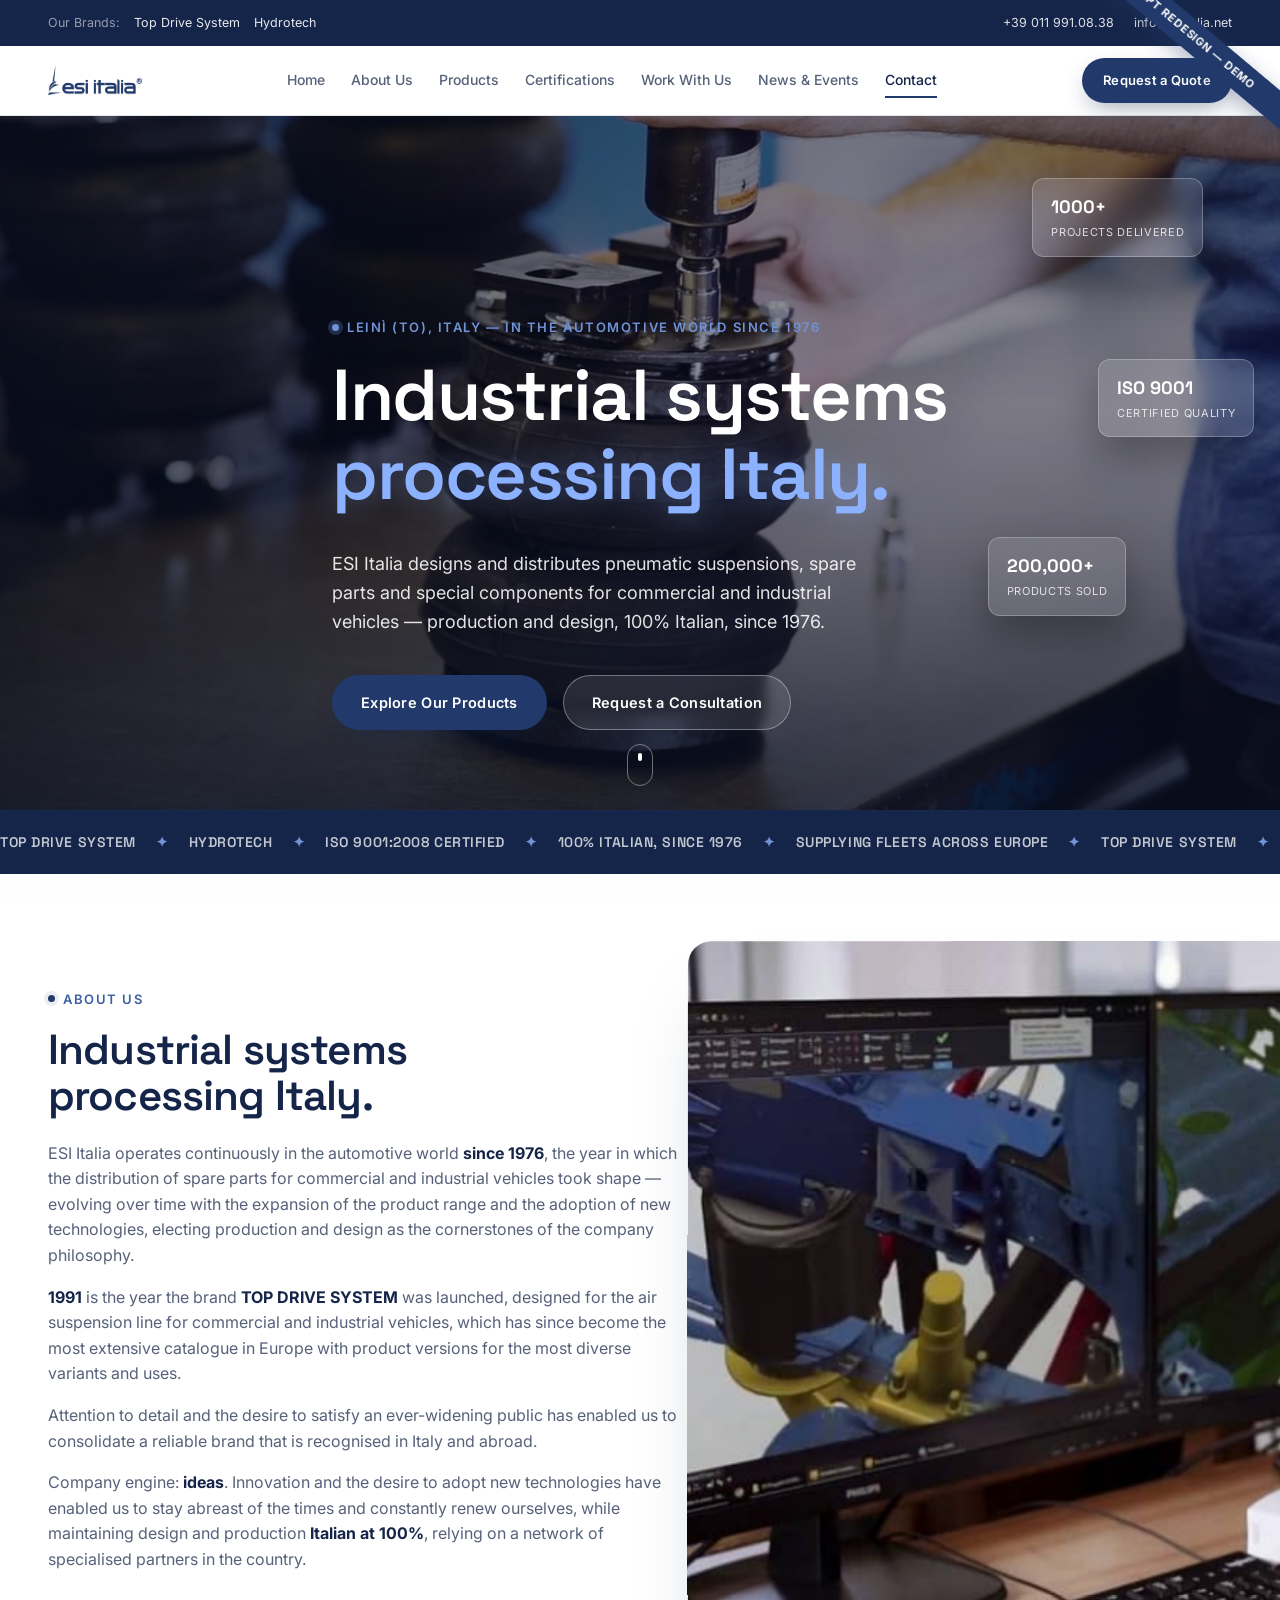
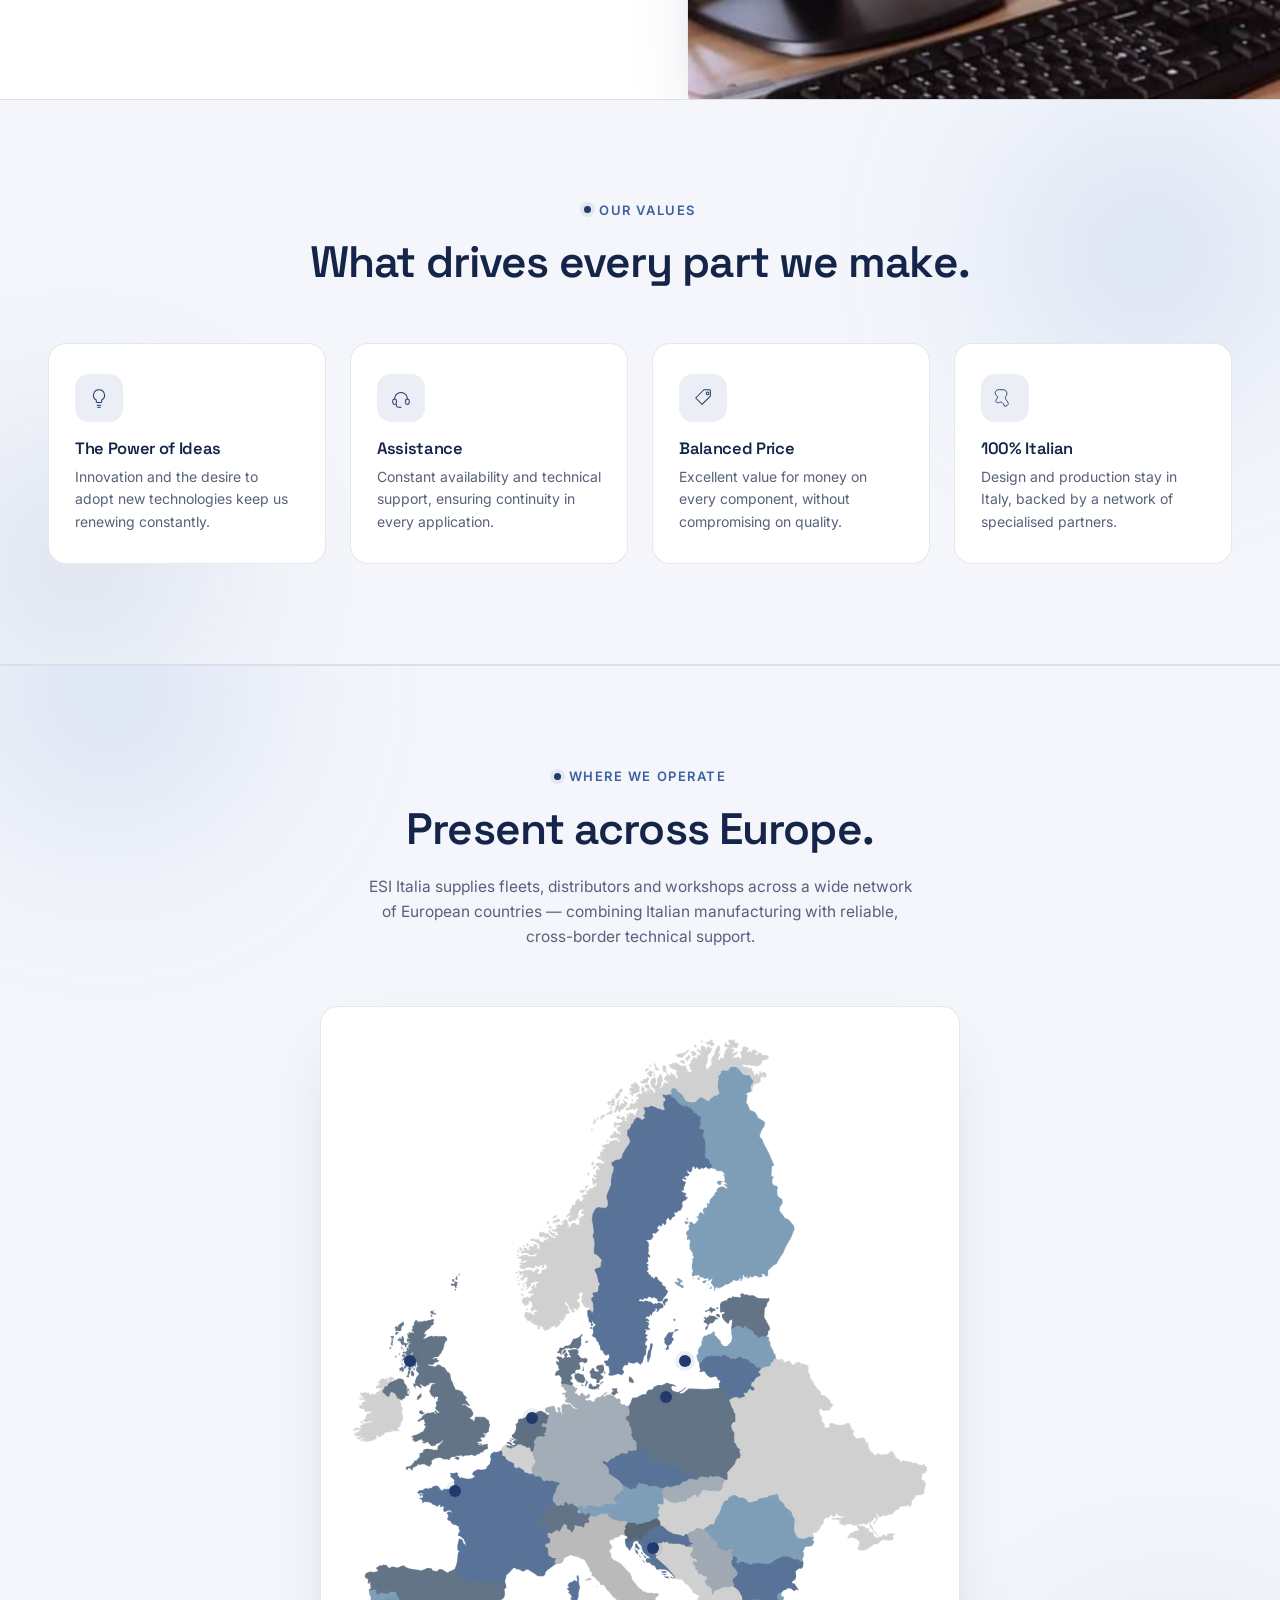
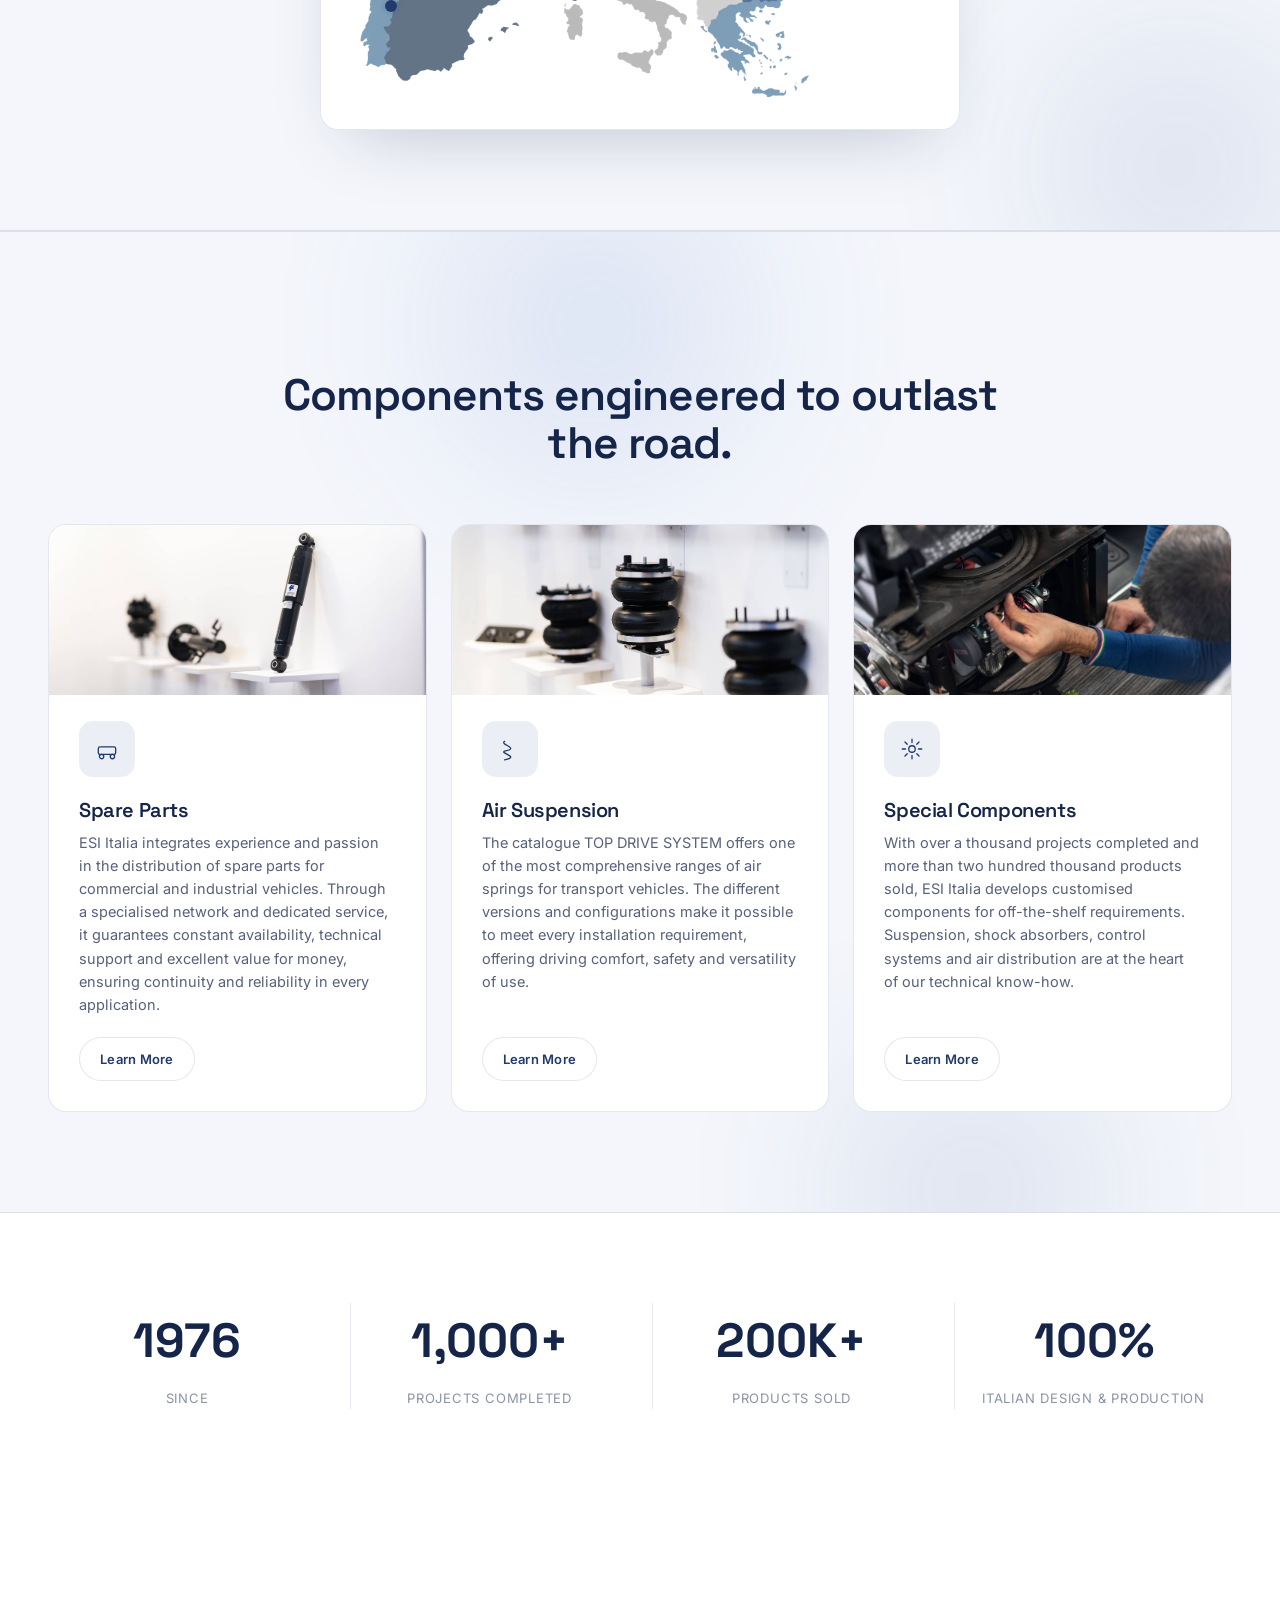
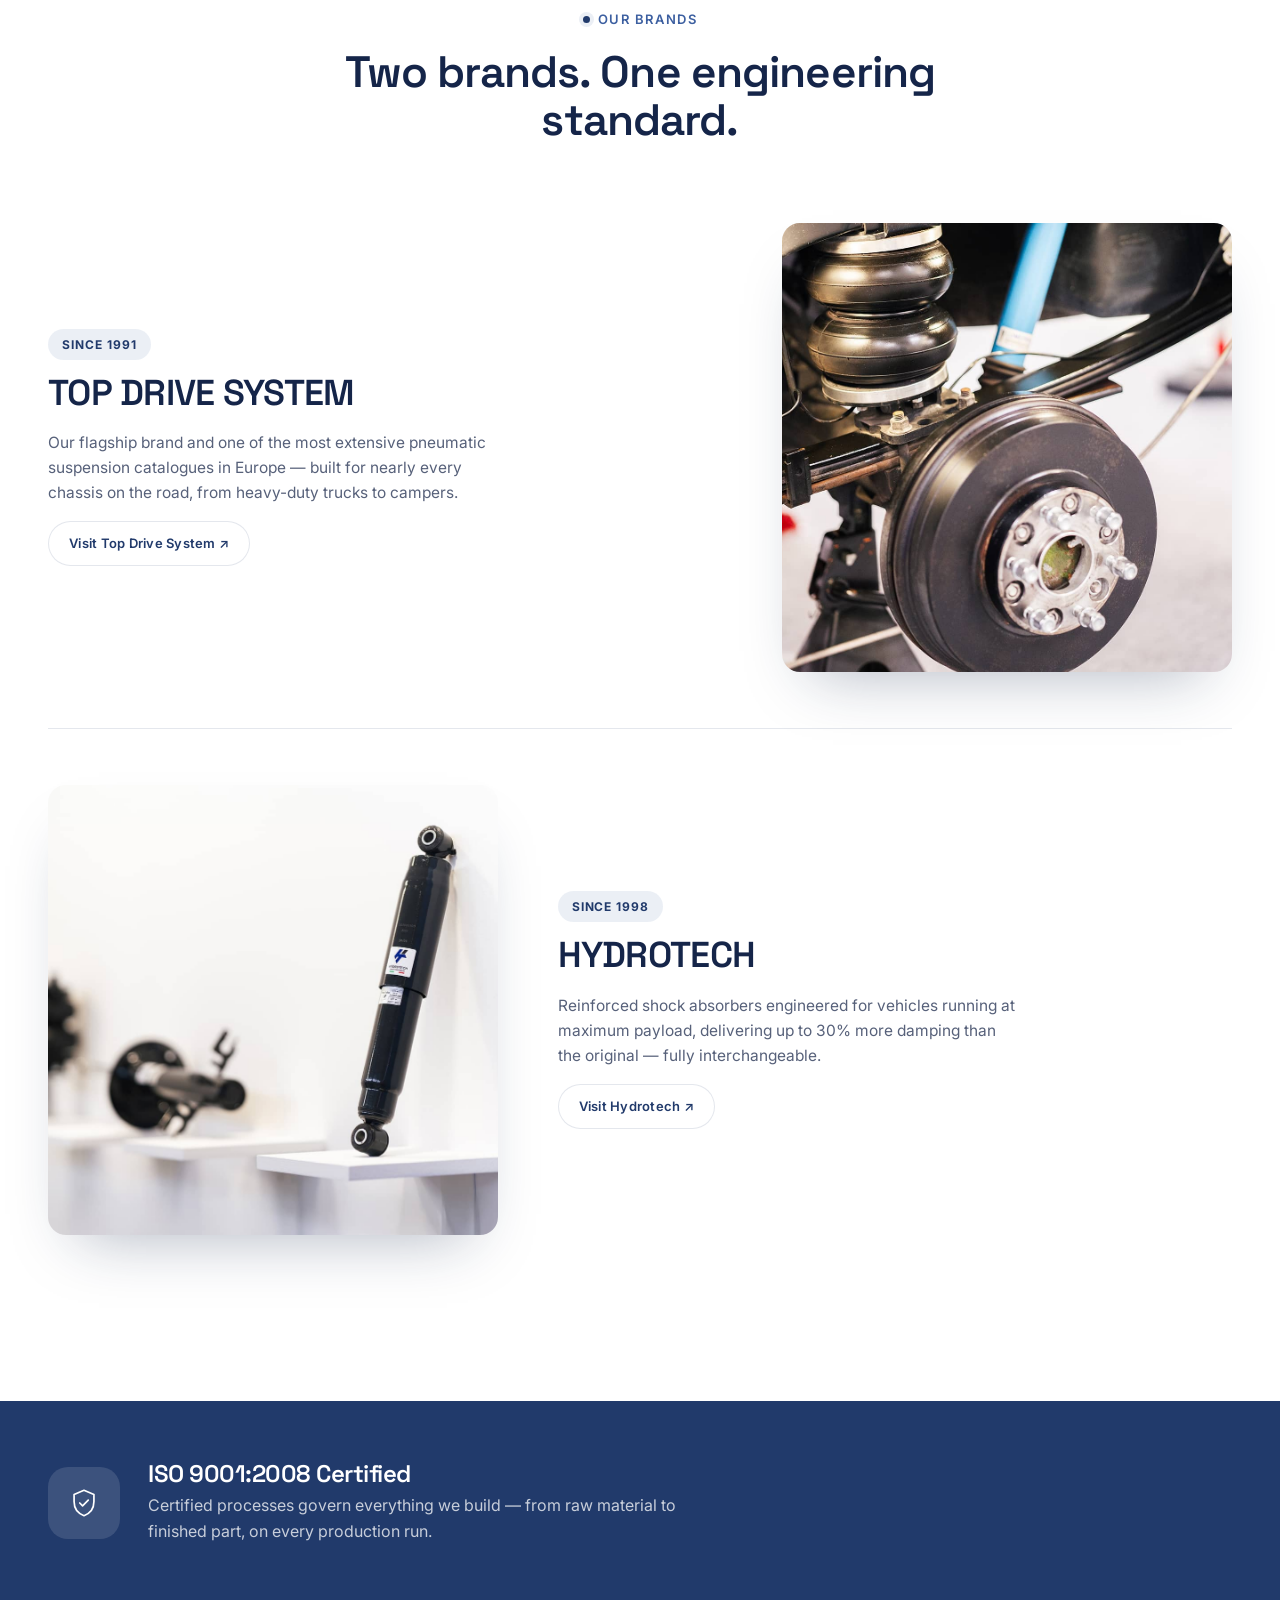
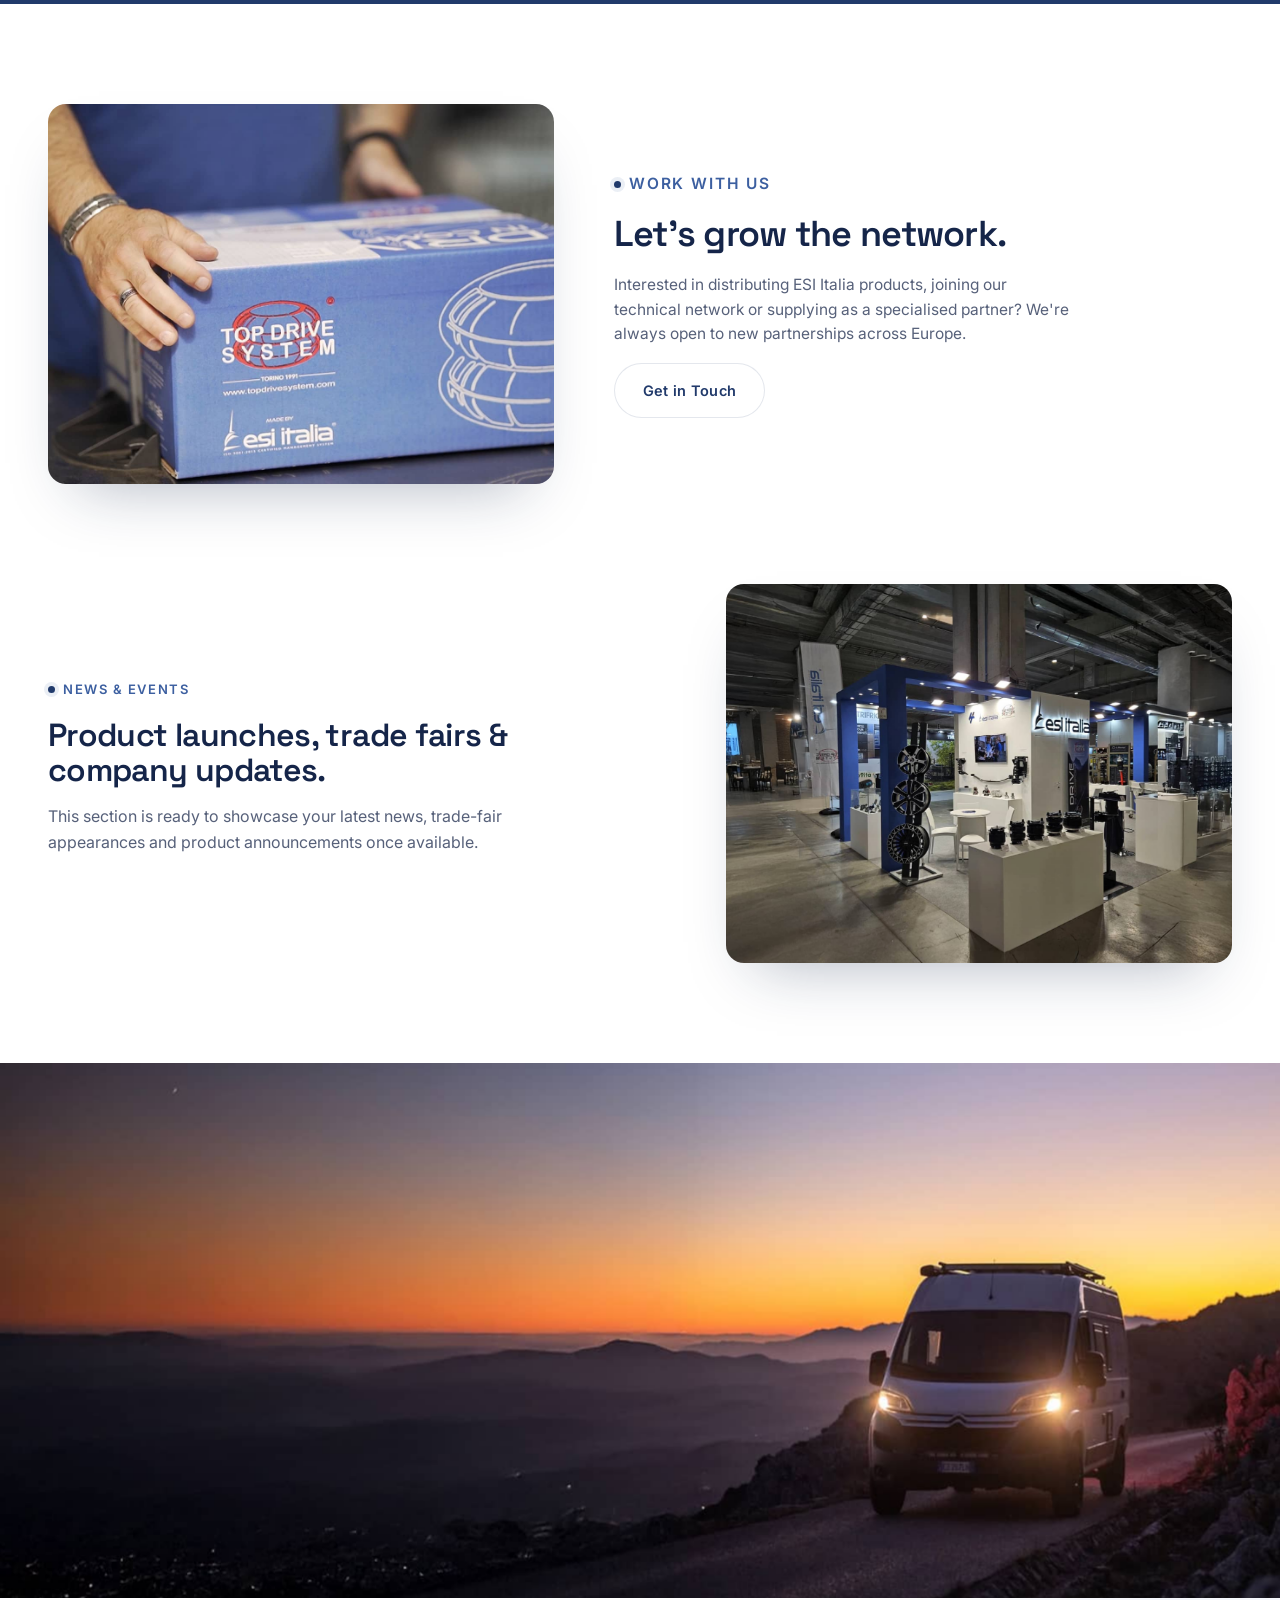
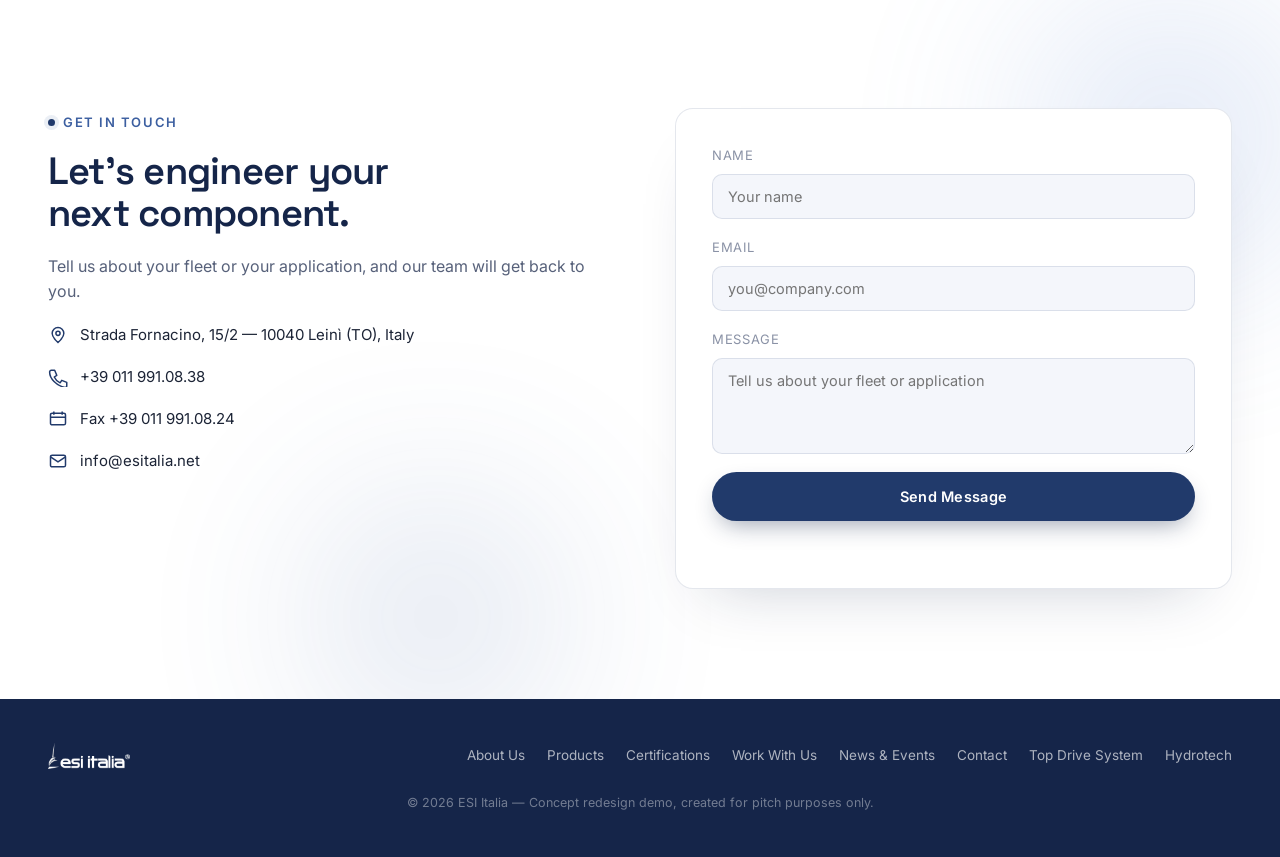
<file: esitalia/index.html>
<!doctype html>
<html lang="en">
<head>
<meta charset="UTF-8" />
<meta name="viewport" content="width=device-width, initial-scale=1, viewport-fit=cover" />
<title>ESI Italia — Industrial Systems Processing Italy</title>
<meta name="description" content="ESI Italia — pneumatic suspensions, spare parts and special components for commercial and industrial vehicles. In the automotive world since 1976, Leinì (TO), Italy." />
<link rel="icon" type="image/png" href="Assets/favicon.png" />
<link rel="apple-touch-icon" href="Assets/apple-touch-icon.png" />

<!-- Open Graph / Social Media Meta Tags -->
<meta property="og:type" content="website" />
<meta property="og:site_name" content="ESI Italia" />
<meta property="og:title" content="ESI Italia — Industrial Systems Processing Italy" />
<meta property="og:description" content="ESI Italia designs and distributes pneumatic suspensions, spare parts and special components for commercial and industrial vehicles since 1976. 100% Italian production." />
<meta property="og:image" content="Assets/og-image.jpg" />

<!-- Twitter Meta Tags -->
<meta name="twitter:card" content="summary_large_image" />
<meta name="twitter:title" content="ESI Italia — Industrial Systems Processing Italy" />
<meta name="twitter:description" content="ESI Italia designs and distributes pneumatic suspensions, spare parts and special components for commercial and industrial vehicles since 1976." />
<meta name="twitter:image" content="Assets/og-image.jpg" />

<link rel="preconnect" href="https://fonts.googleapis.com" />
<link rel="preconnect" href="https://fonts.gstatic.com" crossorigin />
<link href="https://fonts.googleapis.com/css2?family=Space+Grotesk:wght@500;600;700&family=Inter:wght@400;500;600;700&display=swap" rel="stylesheet" />
<link rel="stylesheet" href="css/style.css" />
</head>
<body>

<div class="demo-flag" aria-hidden="true">Concept Redesign — Demo</div>
<div class="progress-bar" id="progressBar"></div>
<div class="noise" aria-hidden="true"></div>

<!-- ================= UTILITY BAR ================= -->
<div class="utility-bar">
  <div class="container utility-inner">
    <div class="utility-brands">
      <span>Our Brands:</span>
      <a href="https://www.topdrivesystem.it/en/" target="_blank" rel="noopener">Top Drive System</a>
      <a href="https://www.hydrotech.it/en/" target="_blank" rel="noopener">Hydrotech</a>
    </div>
    <div class="utility-contact">
      <a href="tel:+390119910838">+39 011 991.08.38</a>
      <a href="mailto:info@esitalia.net">info@esitalia.net</a>
    </div>
  </div>
</div>

<!-- ================= NAV ================= -->
<header class="nav" id="nav">
  <div class="nav-inner container">
    <a href="#home" class="logo" aria-label="ESI Italia home">
      <img src="Assets/Completo-Navy.png" alt="ESI Italia" class="logo-img" />
    </a>

    <nav class="nav-links" id="navLinks">
      <a href="#home" data-nav>Home</a>
      <a href="#about" data-nav>About Us</a>
      <a href="#products" data-nav>Products</a>
      <a href="#certifications" data-nav>Certifications</a>
      <a href="#work" data-nav>Work With Us</a>
      <a href="#news" data-nav>News &amp; Events</a>
      <a href="#contact" data-nav>Contact</a>
    </nav>

    <a href="#contact" class="btn btn-primary btn-sm magnetic">
      <span>Request a Quote</span>
    </a>

    <button class="burger" id="burger" aria-label="Toggle menu" aria-expanded="false">
      <span></span><span></span><span></span>
    </button>
  </div>
</header>

<main id="home">

  <!-- ================= HERO ================= -->
  <section class="hero">
    <div class="hero-media" id="heroMedia" aria-hidden="true">
      <img class="hero-slide is-active" src="Assets/esiitalia-montaggio.jpg" alt="" loading="eager" />
      <img class="hero-slide" src="Assets/sospensione-esi-italia-come-funziona.jpg" alt="" loading="lazy" />
      <img class="hero-slide" src="Assets/stand-fieristico.jpg" alt="" loading="lazy" />
      <div class="hero-media-overlay"></div>
    </div>

    <div class="container hero-inner">
      <p class="eyebrow reveal"><span class="dot"></span>Leinì (TO), Italy — In the Automotive World Since 1976</p>
      <h1 class="hero-title">
        <span class="reveal" style="--d:0">Industrial systems</span>
        <span class="reveal accent-text" style="--d:1">processing Italy.</span>
      </h1>
      <p class="hero-sub reveal" style="--d:2">
        ESI Italia designs and distributes pneumatic suspensions, spare parts and special
        components for commercial and industrial vehicles — production and design, 100%
        Italian, since 1976.
      </p>
      <div class="hero-cta reveal" style="--d:3">
        <a href="#products" class="btn btn-primary magnetic"><span>Explore Our Products</span></a>
        <a href="#contact" class="btn btn-ghost-light magnetic"><span>Request a Consultation</span></a>
      </div>
    </div>

    <div class="hero-chips" aria-hidden="true">
      <div class="chip chip-1"><strong>1000+</strong><span>Projects Delivered</span></div>
      <div class="chip chip-2"><strong>200,000+</strong><span>Products Sold</span></div>
      <div class="chip chip-3"><strong>ISO 9001</strong><span>Certified Quality</span></div>
    </div>

    <a href="#marquee" class="scroll-cue" aria-label="Scroll down">
      <span></span>
    </a>
  </section>

  <!-- ================= MARQUEE ================= -->
  <section class="marquee" id="marquee">
    <div class="marquee-track">
      <span>TOP DRIVE SYSTEM</span><span class="sep">✦</span>
      <span>HYDROTECH</span><span class="sep">✦</span>
      <span>ISO 9001:2008 CERTIFIED</span><span class="sep">✦</span>
      <span>100% ITALIAN, SINCE 1976</span><span class="sep">✦</span>
      <span>SUPPLYING FLEETS ACROSS EUROPE</span><span class="sep">✦</span>
      <span>TOP DRIVE SYSTEM</span><span class="sep">✦</span>
      <span>HYDROTECH</span><span class="sep">✦</span>
      <span>ISO 9001:2008 CERTIFIED</span><span class="sep">✦</span>
      <span>100% ITALIAN, SINCE 1976</span><span class="sep">✦</span>
      <span>SUPPLYING FLEETS ACROSS EUROPE</span><span class="sep">✦</span>
    </div>
  </section>

  <!-- ================= ABOUT ================= -->
  <section class="about" id="about">
    <div class="container about-grid">
      <div class="about-copy reveal-left">
        <p class="eyebrow reveal"><span class="dot"></span>About Us</p>
        <h2 class="reveal">Industrial systems processing Italy.</h2>
        <p class="reveal" style="--d:1">
          ESI Italia operates continuously in the automotive world <strong>since 1976</strong>,
          the year in which the distribution of spare parts for commercial and industrial vehicles
          took shape — evolving over time with the expansion of the product range and the adoption
          of new technologies, electing production and design as the cornerstones of the company
          philosophy.
        </p>
        <p class="reveal" style="--d:2">
          <strong>1991</strong> is the year the brand <strong>TOP DRIVE SYSTEM</strong> was launched,
          designed for the air suspension line for commercial and industrial vehicles, which has
          since become the most extensive catalogue in Europe with product versions for the most
          diverse variants and uses.
        </p>
        <p class="reveal" style="--d:3">
          Attention to detail and the desire to satisfy an ever-widening public has enabled us to
          consolidate a reliable brand that is recognised in Italy and abroad.
        </p>
        <p class="reveal" style="--d:4">
          Company engine: <strong>ideas</strong>. Innovation and the desire to adopt new
          technologies have enabled us to stay abreast of the times and constantly renew ourselves,
          while maintaining design and production <strong>Italian at 100%</strong>, relying on a
          network of specialised partners in the country.
        </p>
      </div>
      <div class="about-visual reveal-right" style="--d:1" data-speed="0.08">
        <img src="Assets/esiitalia-progettazione-sospensioni.jpeg" alt="ESI Italia engineers designing suspension components in CAD" loading="lazy" />
      </div>
    </div>
  </section>

  <!-- ================= VALUES ================= -->
  <section class="values">
    <div class="section-blobs" aria-hidden="true">
      <div class="b1" style="top:-10%; right:-6%;"></div>
      <div class="b2" style="bottom:-14%; left:-8%;"></div>
    </div>
    <div class="container">
      <p class="eyebrow reveal center"><span class="dot"></span>Our Values</p>
      <h2 class="section-title reveal center">What drives every part we make.</h2>
      <div class="values-grid">
        <div class="value reveal">
          <div class="card-icon sm"><svg viewBox="0 0 48 48"><path d="M24 6a12 12 0 0 0-6 22.4V32a2 2 0 0 0 2 2h8a2 2 0 0 0 2-2v-3.6A12 12 0 0 0 24 6z" stroke="#213a6b" stroke-width="2.2" fill="none" stroke-linejoin="round"/><path d="M20 40h8M21 44h6" stroke="#213a6b" stroke-width="2.2" stroke-linecap="round"/></svg></div>
          <h4>The Power of Ideas</h4>
          <p>Innovation and the desire to adopt new technologies keep us renewing constantly.</p>
        </div>
        <div class="value reveal" style="--d:1">
          <div class="card-icon sm"><svg viewBox="0 0 48 48"><path d="M10 26a14 14 0 0 1 28 0" stroke="#213a6b" stroke-width="2.2" fill="none" stroke-linecap="round"/><rect x="6" y="26" width="8" height="12" rx="4" stroke="#213a6b" stroke-width="2.2" fill="none"/><rect x="34" y="26" width="8" height="12" rx="4" stroke="#213a6b" stroke-width="2.2" fill="none"/><path d="M14 38v2a4 4 0 0 0 4 4h6" stroke="#213a6b" stroke-width="2.2" fill="none" stroke-linecap="round"/></svg></div>
          <h4>Assistance</h4>
          <p>Constant availability and technical support, ensuring continuity in every application.</p>
        </div>
        <div class="value reveal" style="--d:2">
          <div class="card-icon sm"><svg viewBox="0 0 48 48"><path d="M26 6h12a2 2 0 0 1 2 2v12L22 38 8 24 26 6z" stroke="#213a6b" stroke-width="2.2" fill="none" stroke-linejoin="round"/><circle cx="34" cy="14" r="3" stroke="#213a6b" stroke-width="2.2" fill="none"/></svg></div>
          <h4>Balanced Price</h4>
          <p>Excellent value for money on every component, without compromising on quality.</p>
        </div>
        <div class="value reveal" style="--d:3">
          <div class="card-icon sm"><svg viewBox="0 0 48 48"><path d="M20 6c6 0 9 5 8 10-1 4-4 5-3 9 1 5 6 6 6 11 0 4-4 6-8 6-3-8-5-9-9-9-3 0-5 3-8 1-3-2-2-6 0-8 3-3 2-6-1-8-4-3-3-9 1-11 3-2 8-1 14-1z" stroke="#213a6b" stroke-width="2" fill="none" stroke-linejoin="round"/></svg></div>
          <h4>100% Italian</h4>
          <p>Design and production stay in Italy, backed by a network of specialised partners.</p>
        </div>
      </div>
    </div>
  </section>

  <!-- ================= WHERE WE OPERATE ================= -->
  <section class="operate">
    <div class="section-blobs" aria-hidden="true">
      <div class="b1" style="top:-16%; left:-8%;"></div>
      <div class="b2" style="bottom:-10%; right:-6%;"></div>
    </div>
    <div class="container">
      <p class="eyebrow reveal center"><span class="dot"></span>Where We Operate</p>
      <h2 class="section-title reveal center">Present across Europe.</h2>
      <p class="operate-sub reveal center">ESI Italia supplies fleets, distributors and workshops across a wide network of
      European countries — combining Italian manufacturing with reliable, cross-border technical support.</p>

      <div class="operate-map reveal" style="--d:1">
        <img src="Assets/mappa.webp" alt="Map of the European countries ESI Italia supplies" loading="lazy" />
        <span class="pin" tabindex="0" data-country="Italy" style="left:52%; top:75%; --pd:.2s"></span>
        <span class="pin" tabindex="0" data-country="France" style="left:21%; top:67%; --pd:.9s"></span>
        <span class="pin" tabindex="0" data-country="Spain" style="left:11%; top:83%; --pd:1.6s"></span>
        <span class="pin" tabindex="0" data-country="United Kingdom" style="left:14%; top:49%; --pd:.5s"></span>
        <span class="pin" tabindex="0" data-country="Germany" style="left:54%; top:54%; --pd:1.2s"></span>
        <span class="pin" tabindex="0" data-country="Poland" style="left:57%; top:49%; --pd:2s"></span>
        <span class="pin" tabindex="0" data-country="Netherlands" style="left:33%; top:57%; --pd:1.5s"></span>
      </div>
    </div>
  </section>

  <!-- ================= PRODUCTS ================= -->
  <section class="products" id="products">
    <div class="section-blobs" aria-hidden="true">
      <div class="b1" style="top:-12%; left:30%;"></div>
      <div class="b2" style="bottom:-16%; right:10%;"></div>
    </div>
    <div class="container">
      <p class="eyebrow reveal center"><span class="dot"></span>What We Build</p>
      <h2 class="section-title reveal center">Components engineered to outlast the road.</h2>

      <div class="product-grid">
        <article class="product-card reveal">
          <div class="product-photo"><img src="Assets/esi-italia-prodotti-made-in-italy-innovativi.jpg" alt="ESI Italia spare parts and shock absorbers on display" loading="lazy" /></div>
          <div class="card-icon">
            <svg viewBox="0 0 48 48"><rect x="8" y="20" width="32" height="14" rx="3" stroke="#213a6b" stroke-width="2.4" fill="none"/><circle cx="14" cy="38" r="4" stroke="#213a6b" stroke-width="2.4" fill="none"/><circle cx="34" cy="38" r="4" stroke="#213a6b" stroke-width="2.4" fill="none"/></svg>
          </div>
          <h3>Spare Parts</h3>
          <p>ESI Italia integrates experience and passion in the distribution of spare parts for commercial and industrial vehicles. Through a specialised network and dedicated service, it guarantees constant availability, technical support and excellent value for money, ensuring continuity and reliability in every application.</p>
          <a href="#contact" class="btn btn-ghost btn-sm magnetic"><span>Learn More</span></a>
        </article>

        <article class="product-card reveal" style="--d:1">
          <div class="product-photo"><img src="Assets/esiitalia-esposizione-sospensioni-in-fiera.jpg" alt="TOP DRIVE SYSTEM air suspension bellows on display" loading="lazy" /></div>
          <div class="card-icon">
            <svg viewBox="0 0 48 48"><path d="M14 10 C 4 16, 44 22, 14 28 C 4 32, 44 38, 14 44" stroke="#213a6b" stroke-width="2.4" fill="none" stroke-linecap="round"/></svg>
          </div>
          <h3>Air Suspension</h3>
          <p>The catalogue TOP DRIVE SYSTEM offers one of the most comprehensive ranges of air springs for transport vehicles. The different versions and configurations make it possible to meet every installation requirement, offering driving comfort, safety and versatility of use.</p>
          <a href="#contact" class="btn btn-ghost btn-sm magnetic"><span>Learn More</span></a>
        </article>

        <article class="product-card reveal" style="--d:2">
          <div class="product-photo"><img src="Assets/sopensioni-con-qualita-italiana.jpeg" alt="ESI Italia technician installing an air control unit" loading="lazy" /></div>
          <div class="card-icon">
            <svg viewBox="0 0 48 48"><circle cx="24" cy="24" r="6" stroke="#213a6b" stroke-width="2.4" fill="none"/><path d="M24 6v6M24 36v6M6 24h6M36 24h6M11 11l4.2 4.2M32.8 32.8L37 37M37 11l-4.2 4.2M15.2 32.8L11 37" stroke="#213a6b" stroke-width="2.4" stroke-linecap="round"/></svg>
          </div>
          <h3>Special Components</h3>
          <p>With over a thousand projects completed and more than two hundred thousand products sold, ESI Italia develops customised components for off-the-shelf requirements. Suspension, shock absorbers, control systems and air distribution are at the heart of our technical know-how.</p>
          <a href="#contact" class="btn btn-ghost btn-sm magnetic"><span>Learn More</span></a>
        </article>
      </div>
    </div>
  </section>

  <!-- ================= STATS ================= -->
  <section class="stats container">
    <div class="stat reveal">
      <span class="stat-num" data-count="1976" data-format="year">0</span>
      <span class="stat-label">Since</span>
    </div>
    <div class="stat reveal" style="--d:1">
      <span class="stat-num" data-count="1000" data-suffix="+">0</span>
      <span class="stat-label">Projects Completed</span>
    </div>
    <div class="stat reveal" style="--d:2">
      <span class="stat-num" data-count="200" data-suffix="K+">0</span>
      <span class="stat-label">Products Sold</span>
    </div>
    <div class="stat reveal" style="--d:3">
      <span class="stat-num" data-count="100" data-suffix="%">0</span>
      <span class="stat-label">Italian Design &amp; Production</span>
    </div>
  </section>

  <!-- ================= BRANDS ================= -->
  <section class="brands" id="brands">
    <div class="container">
      <p class="eyebrow reveal center"><span class="dot"></span>Our Brands</p>
      <h2 class="section-title reveal center">Two brands. One engineering standard.</h2>

      <div class="brand-block">
        <div class="brand-copy reveal-left">
          <span class="brand-tag">Since 1991</span>
          <h3>TOP DRIVE SYSTEM</h3>
          <p>Our flagship brand and one of the most extensive pneumatic suspension catalogues in
          Europe — built for nearly every chassis on the road, from heavy-duty trucks to campers.</p>
          <a href="https://www.topdrivesystem.it/en/" target="_blank" rel="noopener" class="btn btn-ghost btn-sm magnetic"><span>Visit Top Drive System ↗</span></a>
        </div>
        <div class="brand-visual photo reveal-right" style="--d:1">
          <img src="Assets/sospensione-esi-italia-come-funziona.jpg" alt="TOP DRIVE SYSTEM air suspension installed on a vehicle" loading="lazy" data-speed="0.08" />
        </div>
      </div>

      <div class="brand-block reverse">
        <div class="brand-copy reveal-right">
          <span class="brand-tag">Since 1998</span>
          <h3>HYDROTECH</h3>
          <p>Reinforced shock absorbers engineered for vehicles running at maximum payload,
          delivering up to 30% more damping than the original — fully interchangeable.</p>
          <a href="https://www.hydrotech.it/en/" target="_blank" rel="noopener" class="btn btn-ghost btn-sm magnetic"><span>Visit Hydrotech ↗</span></a>
        </div>
        <div class="brand-visual photo reveal-left" style="--d:1">
          <img src="Assets/esi-italia-prodotti-made-in-italy-innovativi.jpg" alt="HYDROTECH reinforced shock absorber" loading="lazy" data-speed="0.08" />
        </div>
      </div>
    </div>
  </section>

  <!-- ================= CERTIFICATIONS ================= -->
  <section class="certifications" id="certifications">
    <div class="container cert-inner reveal">
      <div class="cert-badge">
        <svg viewBox="0 0 48 48"><path d="M24 6l14 6v10c0 10-6 17-14 20-8-3-14-10-14-20V12z" stroke="#fff" stroke-width="2.4" fill="none" stroke-linejoin="round"/><path d="M18 24l4 4 8-8" stroke="#fff" stroke-width="2.4" fill="none" stroke-linecap="round" stroke-linejoin="round"/></svg>
      </div>
      <div>
        <h2>ISO 9001:2008 Certified</h2>
        <p>Certified processes govern everything we build — from raw material to finished part, on every production run.</p>
      </div>
    </div>
  </section>

  <!-- ================= WORK WITH US ================= -->
  <section class="work" id="work">
    <div class="container work-grid">
      <div class="work-photo reveal-left">
        <img src="Assets/spedizione-prodotti-esiitalia.jpg" alt="Preparing a TOP DRIVE SYSTEM, made by ESI Italia, shipment" loading="lazy" data-speed="0.06" />
      </div>
      <div class="work-copy reveal-right" style="--d:1">
        <p class="eyebrow"><span class="dot"></span>Work With Us</p>
        <h2>Let&rsquo;s grow the network.</h2>
        <p>Interested in distributing ESI Italia products, joining our technical network or supplying
        as a specialised partner? We're always open to new partnerships across Europe.</p>
        <a href="#contact" class="btn btn-ghost magnetic"><span>Get in Touch</span></a>
      </div>
    </div>
  </section>

  <!-- ================= NEWS ================= -->
  <section class="news" id="news">
    <div class="container news-grid">
      <div class="news-copy reveal-left">
        <p class="eyebrow"><span class="dot"></span>News &amp; Events</p>
        <h2>Product launches, trade fairs &amp; company updates.</h2>
        <p class="muted">This section is ready to showcase your latest news, trade-fair appearances and product announcements once available.</p>
      </div>
      <div class="news-photo reveal-right" style="--d:1">
        <img src="Assets/stand-fieristico.jpg" alt="ESI Italia and Top Drive System exhibition stand at a trade fair" loading="lazy" data-speed="0.06" />
      </div>
    </div>
  </section>

  <!-- ================= CTA BANNER ================= -->
  <section class="cta-banner">
    <div class="cta-media" aria-hidden="true">
      <img src="Assets/fiere-di-settore-trasporto-mezzispeciali.jpeg" alt="" loading="lazy" />
    </div>
    <div class="container cta-inner reveal">
      <h2>Ready to upgrade your fleet&rsquo;s ride?</h2>
      <p>Let&rsquo;s talk about how ESI Italia&rsquo;s engineering can work for you.</p>
      <a href="#contact" class="btn btn-primary btn-lg magnetic"><span>Start a Conversation</span></a>
    </div>
  </section>

  <!-- ================= CONTACT ================= -->
  <section class="contact" id="contact">
    <div class="section-blobs" aria-hidden="true">
      <div class="b1" style="top:-10%; right:-8%;"></div>
      <div class="b2" style="bottom:-14%; left:20%;"></div>
    </div>
    <div class="container contact-grid">
      <div class="contact-info reveal-left">
        <p class="eyebrow"><span class="dot"></span>Get in Touch</p>
        <h2>Let&rsquo;s engineer your next component.</h2>
        <p class="muted">Tell us about your fleet or your application, and our team will get back to you.</p>
        <div class="info-line">
          <svg viewBox="0 0 24 24"><path d="M12 21s-7-6.2-7-11a7 7 0 1 1 14 0c0 4.8-7 11-7 11z" stroke="#213a6b" stroke-width="1.8" fill="none"/><circle cx="12" cy="10" r="2.5" stroke="#213a6b" stroke-width="1.8" fill="none"/></svg>
          <span>Strada Fornacino, 15/2 — 10040 Leinì (TO), Italy</span>
        </div>
        <div class="info-line">
          <svg viewBox="0 0 24 24"><path d="M4 4h4l2.5 6-3 2a14 14 0 0 0 7 7l2-3 6 2.5v4a2 2 0 0 1-2 2C10.3 22.5 1.5 13.7 2 5.5A2 2 0 0 1 4 4z" stroke="#213a6b" stroke-width="1.8" fill="none" stroke-linejoin="round"/></svg>
          <span><a href="tel:+390119910838">+39 011 991.08.38</a></span>
        </div>
        <div class="info-line">
          <svg viewBox="0 0 24 24"><rect x="3" y="5" width="18" height="14" rx="2" stroke="#213a6b" stroke-width="1.8" fill="none"/><path d="M7 3v4M17 3v4M3 10h18" stroke="#213a6b" stroke-width="1.8" fill="none"/></svg>
          <span>Fax +39 011 991.08.24</span>
        </div>
        <div class="info-line">
          <svg viewBox="0 0 24 24"><rect x="3" y="5" width="18" height="14" rx="2" stroke="#213a6b" stroke-width="1.8" fill="none"/><path d="M3 7l9 6 9-6" stroke="#213a6b" stroke-width="1.8" fill="none"/></svg>
          <span><a href="mailto:info@esitalia.net">info@esitalia.net</a></span>
        </div>
      </div>

      <form class="contact-form reveal-right" style="--d:1" onsubmit="event.preventDefault(); this.querySelector('.form-status').textContent='Thanks — this is a demo form, no message was actually sent.';">
        <div class="field">
          <label for="name">Name</label>
          <input id="name" type="text" placeholder="Your name" required />
        </div>
        <div class="field">
          <label for="email">Email</label>
          <input id="email" type="email" placeholder="you@company.com" required />
        </div>
        <div class="field">
          <label for="message">Message</label>
          <textarea id="message" rows="4" placeholder="Tell us about your fleet or application"></textarea>
        </div>
        <button type="submit" class="btn btn-primary magnetic full"><span>Send Message</span></button>
        <p class="form-status" role="status"></p>
      </form>
    </div>
  </section>

</main>

<!-- ================= FOOTER ================= -->
<footer class="footer">
  <div class="container footer-inner">
    <a href="#home" class="logo">
      <img src="Assets/Completo-Bianco.webp" alt="ESI Italia" class="logo-img" />
    </a>
    <nav class="footer-links">
      <a href="#about">About Us</a>
      <a href="#products">Products</a>
      <a href="#certifications">Certifications</a>
      <a href="#work">Work With Us</a>
      <a href="#news">News &amp; Events</a>
      <a href="#contact">Contact</a>
      <a href="https://www.topdrivesystem.it/en/" target="_blank" rel="noopener">Top Drive System</a>
      <a href="https://www.hydrotech.it/en/" target="_blank" rel="noopener">Hydrotech</a>
    </nav>
    <p class="footer-note">© 2026 ESI Italia — Concept redesign demo, created for pitch purposes only.</p>
  </div>
</footer>

<script src="js/main.js"></script>
</body>
</html>
</file>
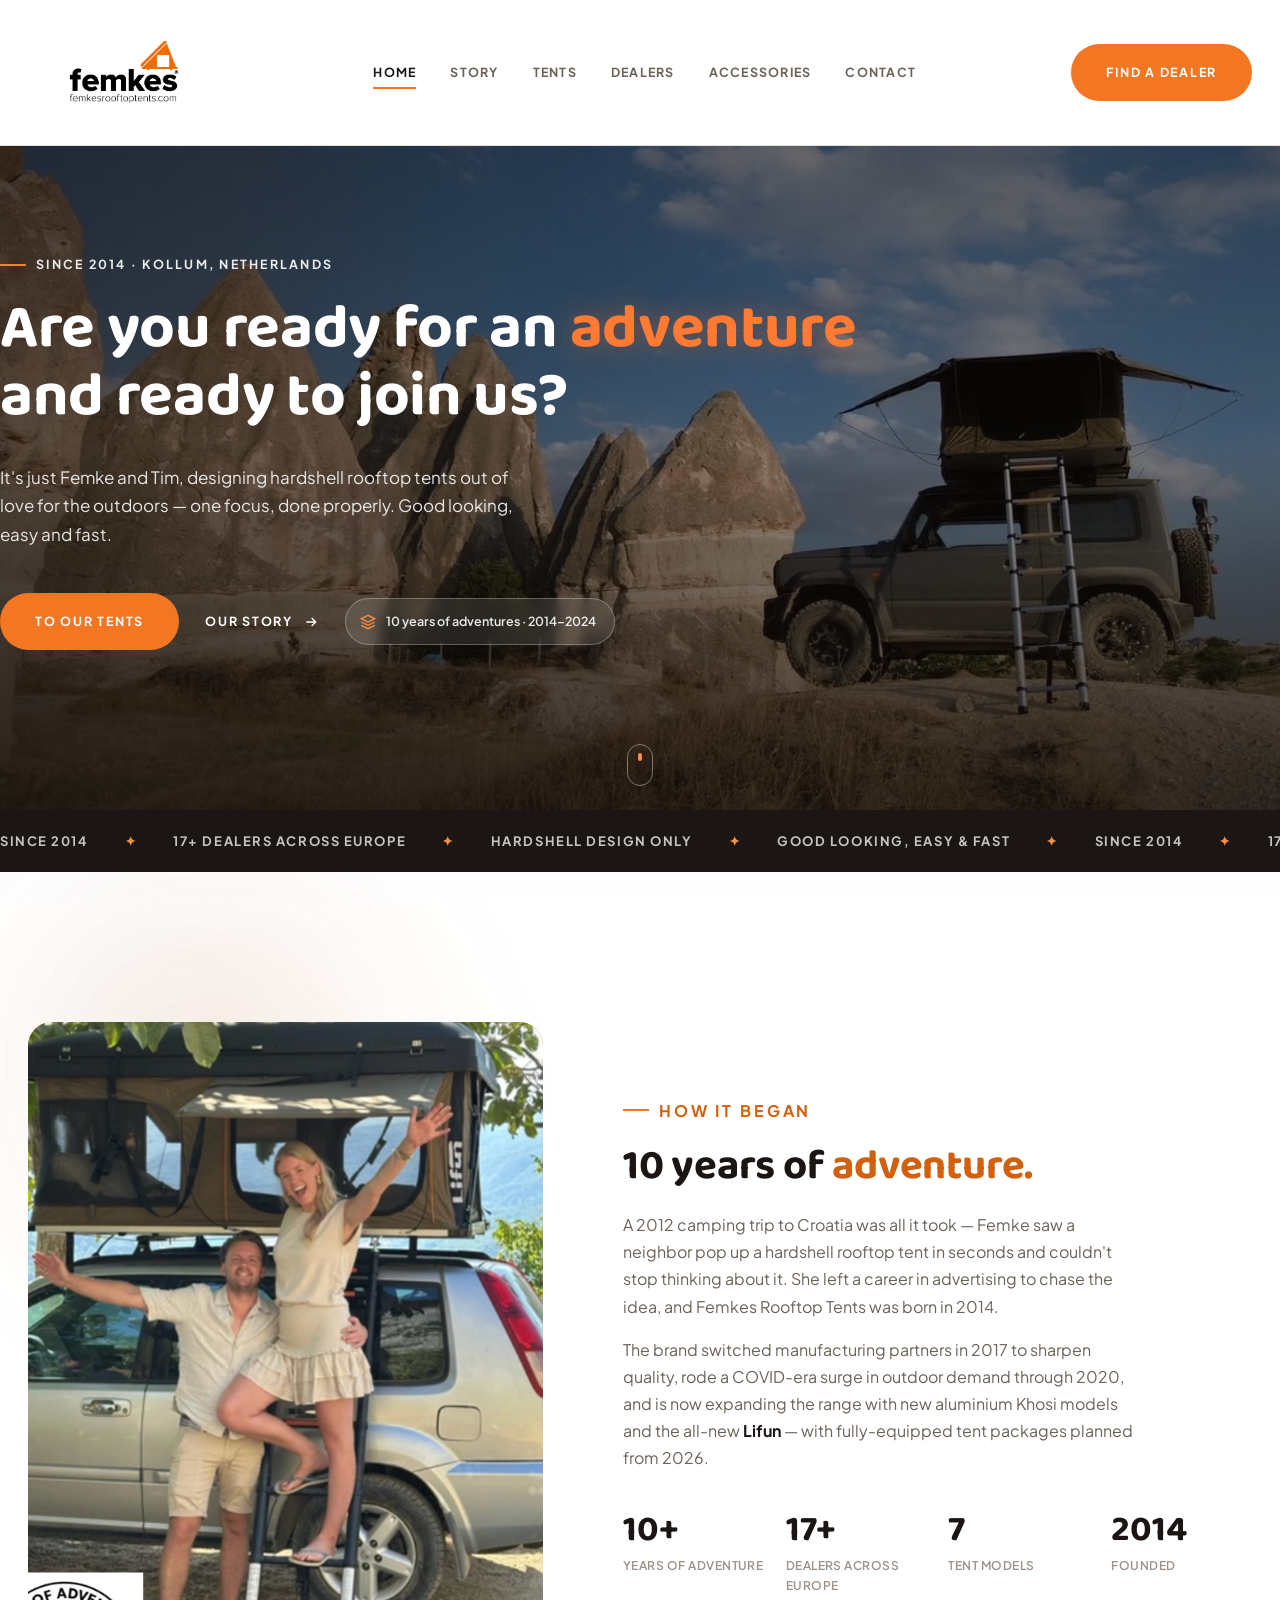
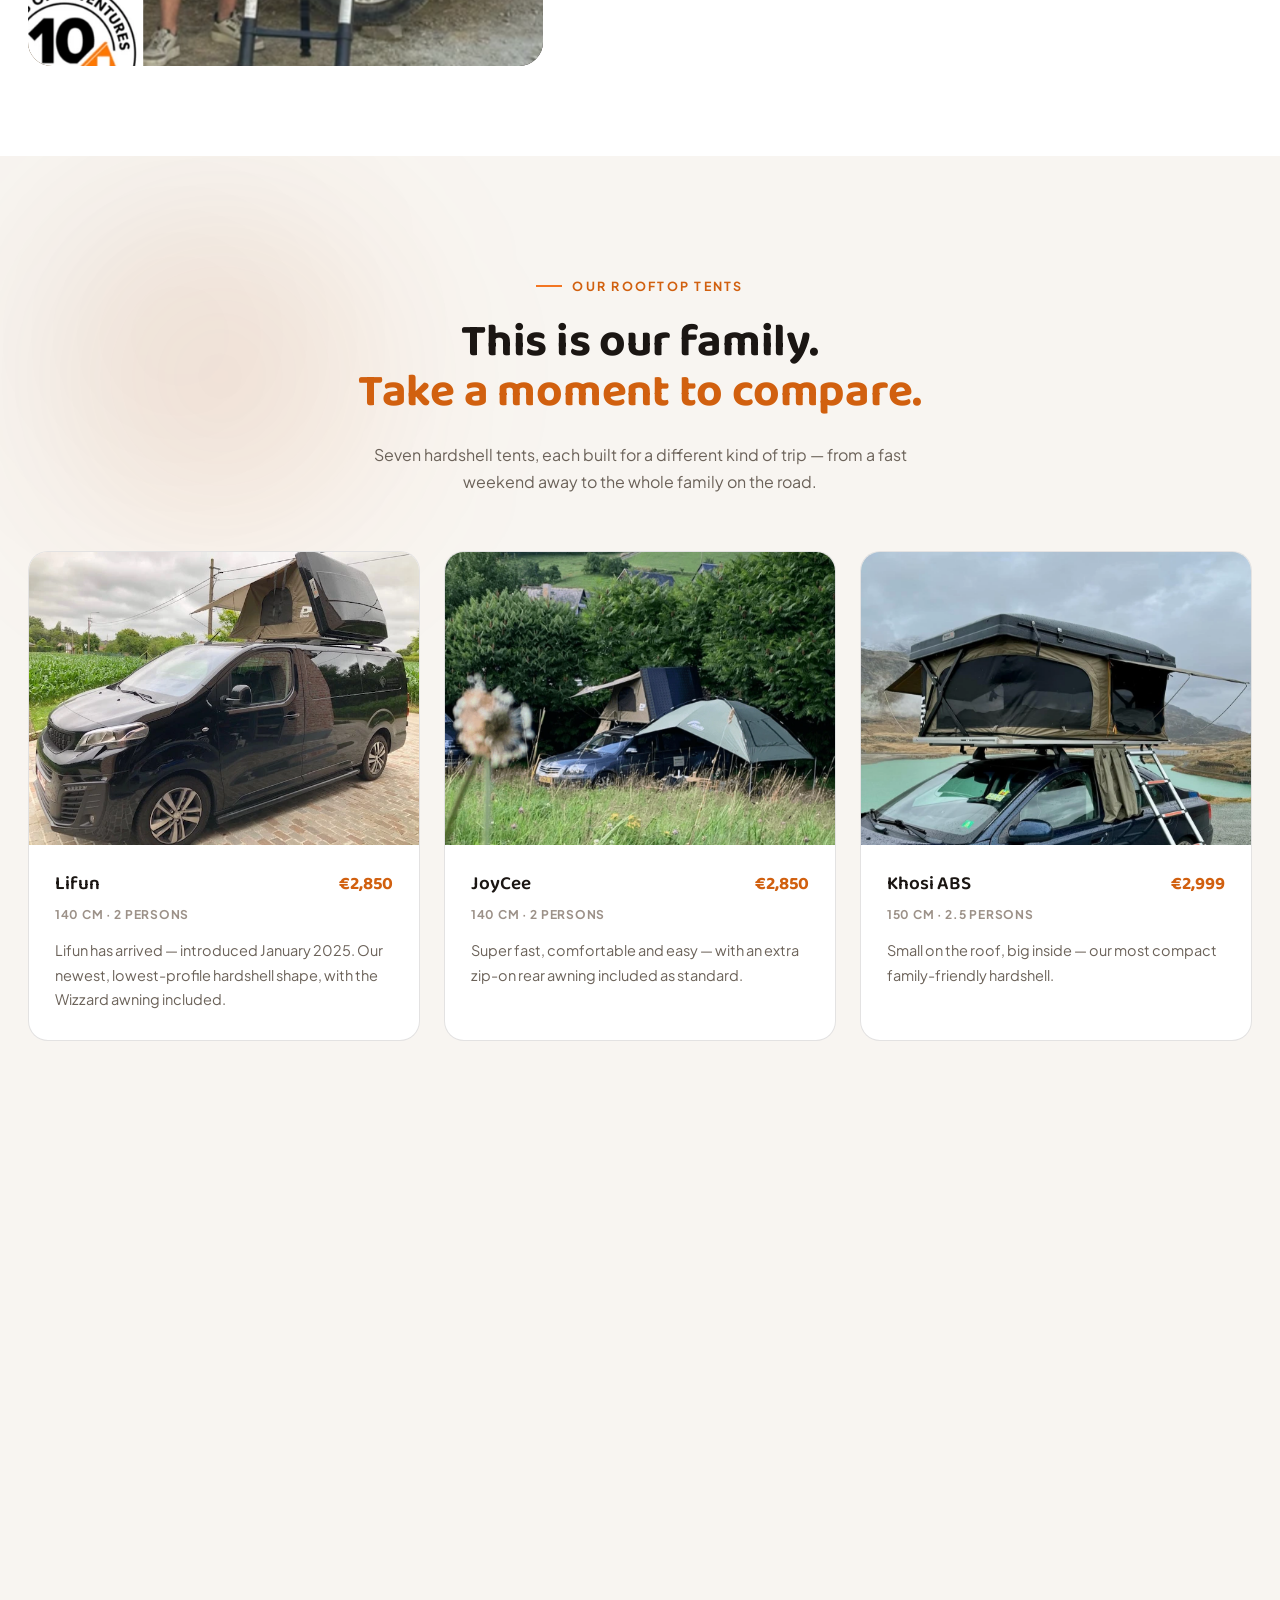
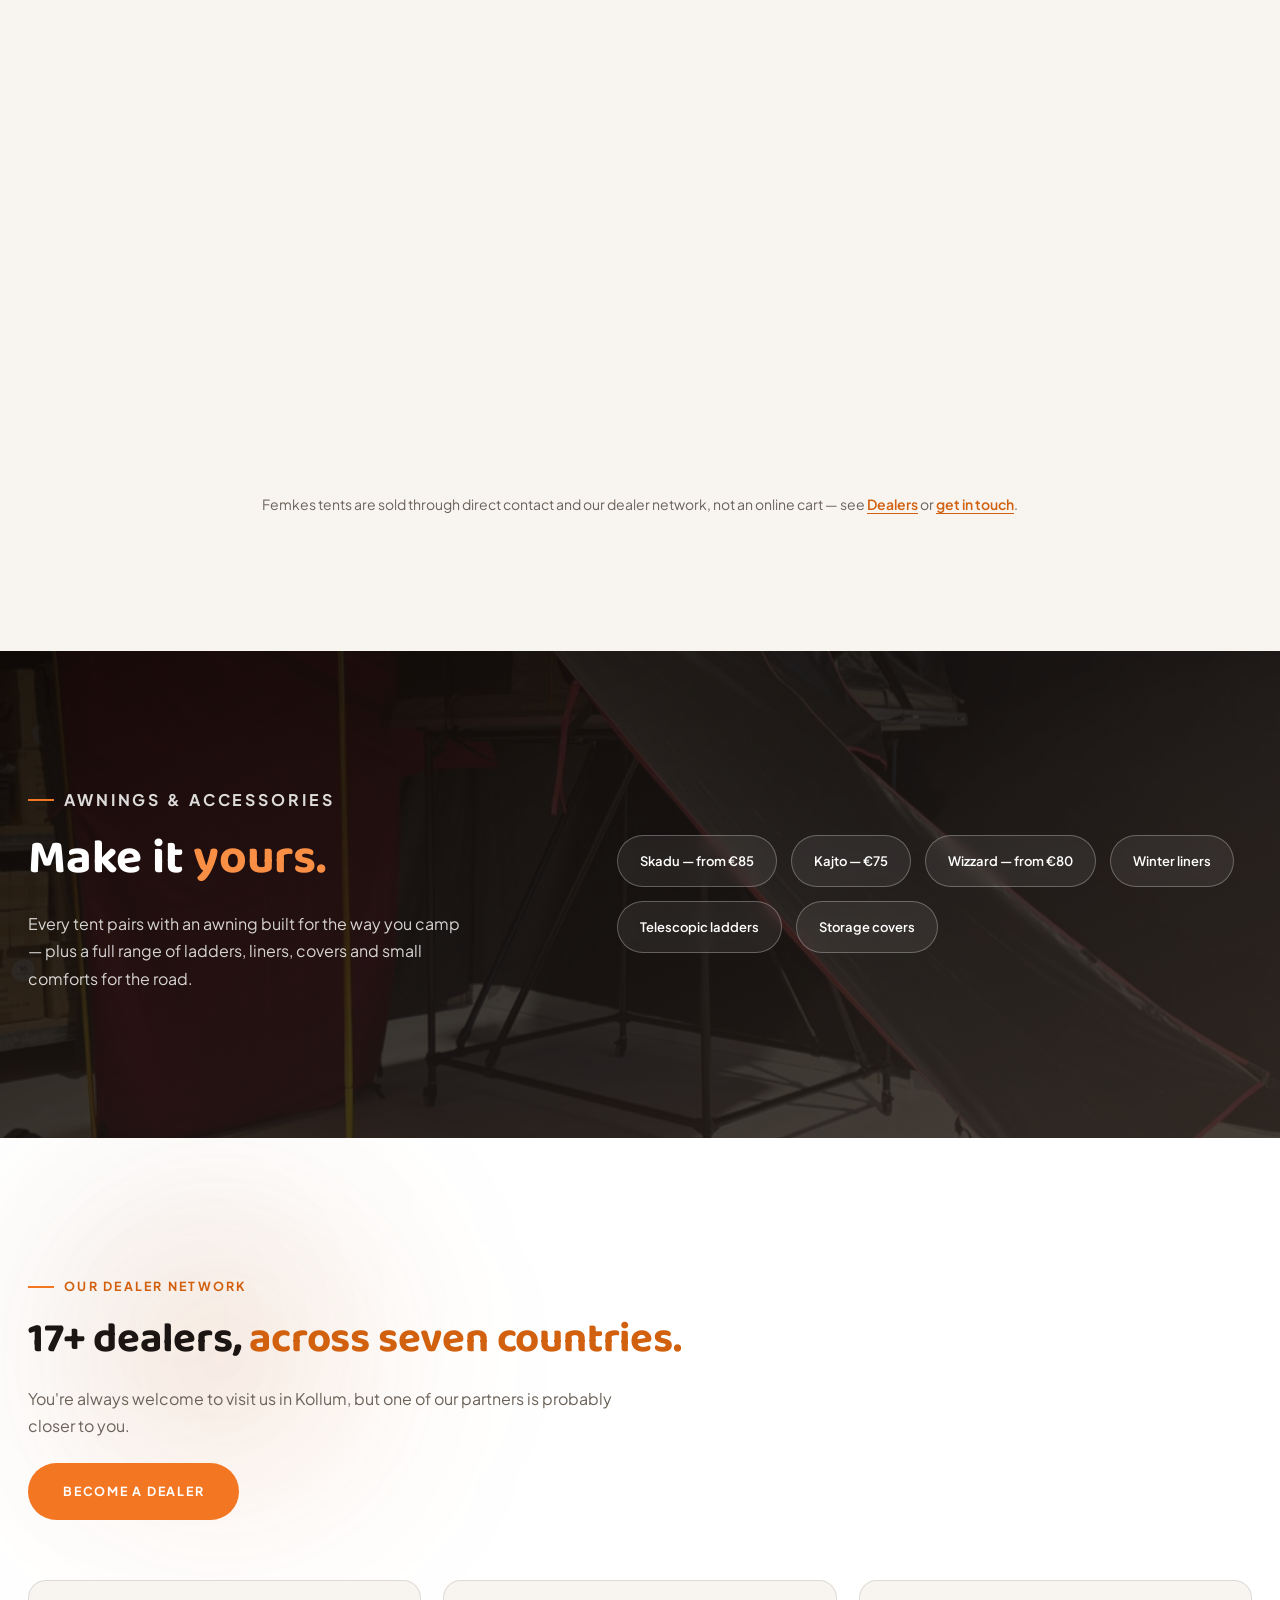
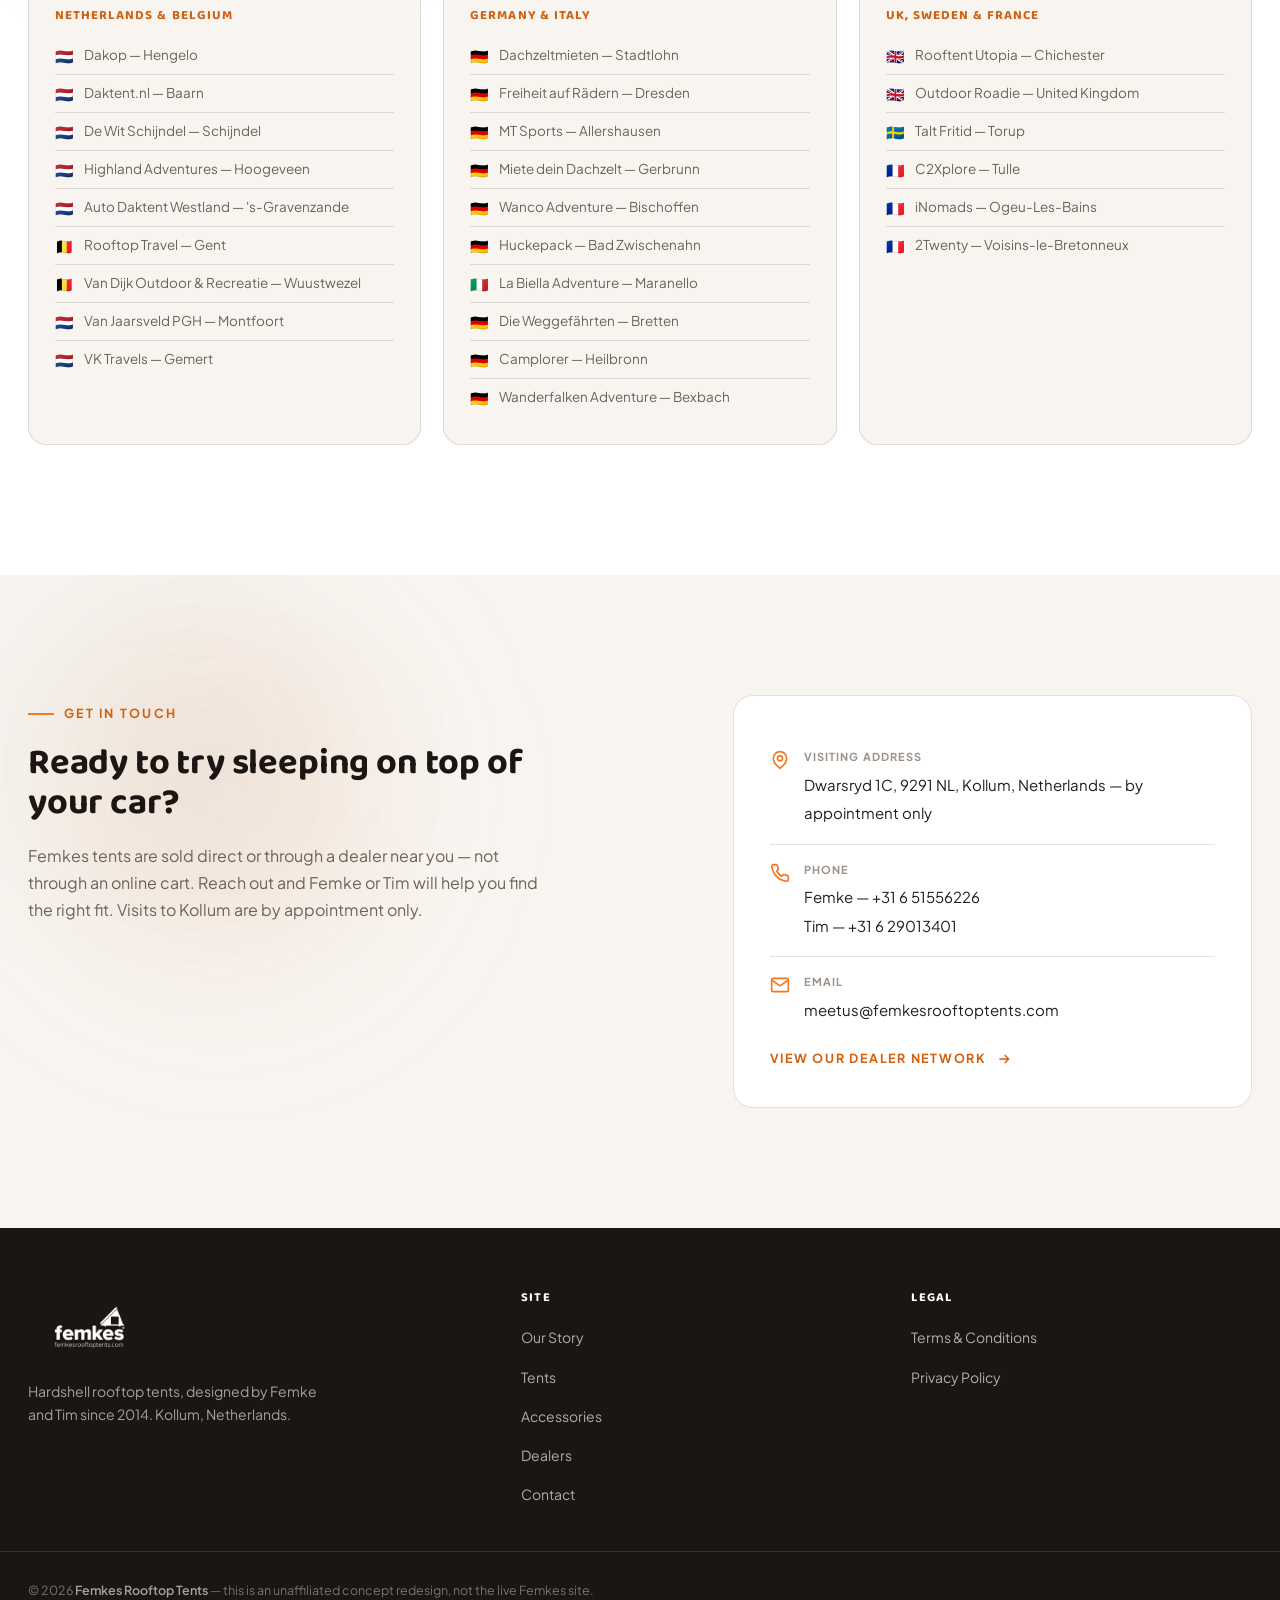
<file: femkes/index.html>
<!DOCTYPE html>
<html lang="en">
<head>
<meta charset="UTF-8">
<meta name="viewport" content="width=device-width, initial-scale=1.0">
<title>Femkes | Hardshell Rooftop Tents</title>
<meta name="description" content="Has the thought of sleeping in a rooftop tent ever occurred to you? Femke and Tim have been designing hardshell rooftop tents since 2014 — good looking, easy and fast. Ready to try?">
<link rel="icon" href="Assets/favicon.png">
<link rel="preconnect" href="https://fonts.googleapis.com">
<link rel="preconnect" href="https://fonts.gstatic.com" crossorigin>
<link href="https://fonts.googleapis.com/css2?family=Baloo+2:wght@500;600;700;800&amp;family=Plus+Jakarta+Sans:ital,wght@0,300;0,400;0,500;0,600;0,700;0,800;1,400&amp;display=swap" rel="stylesheet">
<link rel="stylesheet" href="css/style.css">
</head>
<body>

<div class="demo-flag" aria-hidden="true">Concept Redesign — Demo</div>
<div class="progress-bar" id="progressBar"></div>
<div class="noise" aria-hidden="true"></div>
<div class="cursor-ring" id="cursorRing" aria-hidden="true"></div>

<!-- ============ NAV ============ -->
<header class="nav" id="nav">
  <div class="container nav-inner">
    <a href="#home" class="logo" data-media>
      <img src="Assets/download.webp" alt="Femkes Rooftop Tents" class="logo-img" data-fallback-text="femkes">
    </a>

    <nav>
      <ul class="nav-links">
        <li><a href="#home" data-nav>Home</a></li>
        <li><a href="#story" data-nav>Story</a></li>
        <li><a href="#tents" data-nav>Tents</a></li>
        <li><a href="#dealers" data-nav>Dealers</a></li>
        <li><a href="#accessories" data-nav>Accessories</a></li>
        <li><a href="#contact" data-nav>Contact</a></li>
      </ul>
    </nav>

    <div class="nav-cta">
      <a href="#dealers" class="btn-fill magnetic">Find a Dealer</a>
      <button class="burger" id="burger" aria-label="Toggle menu" aria-expanded="false">
        <span></span><span></span><span></span>
      </button>
    </div>
  </div>
</header>

<!-- ============ HERO ============ -->
<section class="hero" id="home">
  <div class="hero-media" data-media>
    <img class="hero-bg is-active" src="Assets/download-3.webp" alt="A car with a Femkes rooftop tent among the fairy chimneys of Cappadocia, Turkey" data-speed="0.16">
    <img class="hero-bg" src="Assets/885875_388717.webp" alt="A car with an open red Femkes rooftop tent at sunset over the water" data-speed="0.16">
    <img class="hero-bg" src="Assets/358077_79186.webp" alt="A small SUV with a Femkes rooftop tent on a snowy mountain" data-speed="0.16">
  </div>
  <div class="hero-media-overlay" aria-hidden="true"></div>
  <div class="ambient" aria-hidden="true"><span class="g1"></span><span class="g2"></span></div>

  <div class="container hero-inner">
    <p class="eyebrow">Since 2014 · Kollum, Netherlands</p>
    <h1 class="hero-title">Are you ready for an <strong>adventure</strong> and ready to join us?</h1>
    <p class="hero-sub">It's just Femke and Tim, designing hardshell rooftop tents out of love for the outdoors — one focus, done properly. Good looking, easy and fast.</p>
    <div class="hero-cta">
      <a href="#tents" class="btn-fill magnetic">To our tents</a>
      <a href="#story" class="btn on-dark">
        Our story
        <svg class="arrow" viewBox="0 0 24 24" fill="none" stroke="currentColor" stroke-width="2"><path d="M5 12h14M13 6l6 6-6 6"/></svg>
      </a>
      <div class="promo-chip">
        <svg viewBox="0 0 24 24" fill="none" stroke="currentColor" stroke-width="2"><path d="M12 2 2 7l10 5 10-5-10-5Z"/><path d="M2 17l10 5 10-5M2 12l10 5 10-5"/></svg>
        <span>10 years of adventures · 2014–2024</span>
      </div>
    </div>
  </div>

  <div class="scroll-cue" aria-hidden="true"><span></span></div>
</section>

<!-- ============ MARQUEE ============ -->
<div class="marquee">
  <div class="marquee-track">
    <span>Since 2014</span><span class="sep">✦</span>
    <span>17+ Dealers Across Europe</span><span class="sep">✦</span>
    <span>Hardshell Design Only</span><span class="sep">✦</span>
    <span>Good Looking, Easy &amp; Fast</span><span class="sep">✦</span>
    <span>Since 2014</span><span class="sep">✦</span>
    <span>17+ Dealers Across Europe</span><span class="sep">✦</span>
    <span>Hardshell Design Only</span><span class="sep">✦</span>
    <span>Good Looking, Easy &amp; Fast</span><span class="sep">✦</span>
  </div>
</div>

<!-- ============ STORY ============ -->
<section class="story" id="story">
  <div class="ambient" aria-hidden="true"><span class="g1"></span><span class="g2"></span></div>
  <div class="container story-grid">
    <div class="story-visual reveal-left" data-media>
      <img src="Assets/download-4.webp" alt="Life on the road with a Femkes rooftop tent" data-speed="0.11">
      <div class="story-badge" data-media>
        <img src="Assets/download-2.webp" alt="10 Years of Adventures, 2014–2024">
      </div>
    </div>
    <div class="story-copy reveal">
      <p class="eyebrow reveal">How It Began</p>
      <h2>10 years of <strong>adventure.</strong></h2>
      <p>A 2012 camping trip to Croatia was all it took — Femke saw a neighbor pop up a hardshell rooftop tent in seconds and couldn't stop thinking about it. She left a career in advertising to chase the idea, and Femkes Rooftop Tents was born in 2014.</p>
      <p>The brand switched manufacturing partners in 2017 to sharpen quality, rode a COVID-era surge in outdoor demand through 2020, and is now expanding the range with new aluminium Khosi models and the all-new <strong>Lifun</strong> — with fully-equipped tent packages planned from 2026.</p>
      <div class="stat-row">
        <div class="stat"><strong data-count="10" data-suffix="+">0</strong><span>Years of adventure</span></div>
        <div class="stat"><strong data-count="17" data-suffix="+">0</strong><span>Dealers across Europe</span></div>
        <div class="stat"><strong data-count="7">0</strong><span>Tent models</span></div>
        <div class="stat"><strong data-count="2014">0</strong><span>Founded</span></div>
      </div>
    </div>
  </div>
</section>

<!-- ============ TENTS ============ -->
<section class="products" id="tents">
  <div class="ambient" aria-hidden="true"><span class="g1"></span><span class="g2"></span></div>
  <div class="container">
    <p class="eyebrow center reveal">Our Rooftop Tents</p>
    <h2 class="section-title center reveal-left">This is our family.<br><strong>Take a moment to compare.</strong></h2>
    <p class="section-sub center reveal-right">Seven hardshell tents, each built for a different kind of trip — from a fast weekend away to the whole family on the road.</p>

    <div class="product-grid">

      <article class="product-card reveal" style="--d:0" data-media>
        <div class="product-photo"><img src="Assets/681398_937337.webp" alt="Femkes Lifun rooftop tent on a black van"></div>
        <div class="product-body">
          <div class="product-head"><h3>Lifun</h3><span class="product-price">€2,850</span></div>
          <p class="product-meta">140 cm · 2 persons</p>
          <p>Lifun has arrived — introduced January 2025. Our newest, lowest-profile hardshell shape, with the Wizzard awning included.</p>
        </div>
      </article>

      <article class="product-card reveal" style="--d:1" data-media>
        <div class="product-photo"><img src="Assets/973375_146813.webp" alt="Femkes JoyCee rooftop tent in a wildflower field"></div>
        <div class="product-body">
          <div class="product-head"><h3>JoyCee</h3><span class="product-price">€2,850</span></div>
          <p class="product-meta">140 cm · 2 persons</p>
          <p>Super fast, comfortable and easy — with an extra zip-on rear awning included as standard.</p>
        </div>
      </article>

      <article class="product-card reveal" style="--d:2" data-media>
        <div class="product-photo"><img src="Assets/574388_181705.webp" alt="Femkes Khosi ABS rooftop tent open on a car roof"></div>
        <div class="product-body">
          <div class="product-head"><h3>Khosi ABS</h3><span class="product-price">€2,999</span></div>
          <p class="product-meta">150 cm · 2.5 persons</p>
          <p>Small on the roof, big inside — our most compact family-friendly hardshell.</p>
        </div>
      </article>

      <article class="product-card reveal" style="--d:3" data-media>
        <div class="product-photo"><img src="Assets/download-6.webp" alt="Femkes Khosi Family rooftop tents on a pickup truck"></div>
        <div class="product-body">
          <div class="product-head"><h3>Khosi Family</h3><span class="product-price">€3,649</span></div>
          <p class="product-meta">190 cm · 3.5 persons</p>
          <p>Room for three, and possibly another child or baby — our largest ABS shell.</p>
        </div>
      </article>

      <article class="product-card reveal" style="--d:4" data-media>
        <div class="product-photo"><img src="Assets/download-12.webp" alt="Femkes Alu Khosi Family rooftop tent on a white Jeep in a forest"></div>
        <div class="product-body">
          <div class="product-head"><h3>Alu Khosi Family</h3><span class="product-price">€3,750</span></div>
          <p class="product-meta">190 cm · 3.5 persons</p>
          <p>The aluminium version of Khosi Family — lighter shell, same room for the whole crew.</p>
        </div>
      </article>

      <article class="product-card reveal" style="--d:5" data-media>
        <div class="product-photo"><img src="Assets/25181_210570.webp" alt="Femkes Khosi Ruff rooftop tent with awning at a campsite"></div>
        <div class="product-body">
          <div class="product-head"><h3>Khosi Ruff</h3><span class="product-price">€3,750</span></div>
          <p class="product-meta">150 cm · 2.5 persons · Limited Edition</p>
          <p>Built for the long or extra-adventurous trip — a rugged Limited Edition finish.</p>
        </div>
      </article>

      <article class="product-card reveal" style="--d:6" data-media>
        <div class="product-photo"><img src="Assets/354970_891453.webp" alt="Femkes Miles on Top rooftop tent, open, on a red car"></div>
        <div class="product-body">
          <div class="product-head"><h3>Miles on Top</h3><span class="product-price">€1,999</span></div>
          <p class="product-meta">124 cm · 2 persons</p>
          <p>Our lightest, most affordable hardshell — cozy together, available in green or orange (from €1,750).</p>
        </div>
      </article>

    </div>

    <p class="products-note reveal">Femkes tents are sold through direct contact and our dealer network, not an online cart — see <a href="#dealers">Dealers</a> or <a href="#contact">get in touch</a>.</p>
  </div>
</section>

<!-- ============ ACCESSORIES ============ -->
<section class="accessories" id="accessories">
  <div class="accessories-media" data-media>
    <img src="Assets/474153_517732.webp" alt="A Femkes awning set up in the studio" data-speed="0.08">
  </div>
  <div class="accessories-media-overlay" aria-hidden="true"></div>
  <div class="container accessories-grid">
    <div class="accessories-copy reveal-left">
      <p class="eyebrow on-dark reveal">Awnings &amp; Accessories</p>
      <h2>Make it <strong>yours.</strong></h2>
      <p>Every tent pairs with an awning built for the way you camp — plus a full range of ladders, liners, covers and small comforts for the road.</p>
    </div>
    <div class="accessories-tags reveal-right">
      <span class="marine-tag">Skadu — from €85</span>
      <span class="marine-tag">Kajto — €75</span>
      <span class="marine-tag">Wizzard — from €80</span>
      <span class="marine-tag">Winter liners</span>
      <span class="marine-tag">Telescopic ladders</span>
      <span class="marine-tag">Storage covers</span>
    </div>
  </div>
</section>

<!-- ============ DEALERS ============ -->
<section class="dealers" id="dealers">
  <div class="ambient" aria-hidden="true"><span class="g1"></span><span class="g2"></span></div>
  <div class="container">
    <div class="dealers-head">
      <p class="eyebrow reveal">Our Dealer Network</p>
      <h2 class="reveal-left">17+ dealers, <strong>across seven countries.</strong></h2>
      <p class="section-sub reveal-right">You're always welcome to visit us in Kollum, but one of our partners is probably closer to you.</p>
      <a href="#contact" class="btn-fill magnetic reveal" style="--d:2">Become a dealer</a>
    </div>

    <div class="region-grid">
      <div class="region-card reveal" style="--d:0">
        <h4>Netherlands &amp; Belgium</h4>
        <ul>
          <li><span class="flag" title="Netherlands">🇳🇱</span>Dakop — Hengelo</li>
          <li><span class="flag" title="Netherlands">🇳🇱</span>Daktent.nl — Baarn</li>
          <li><span class="flag" title="Netherlands">🇳🇱</span>De Wit Schijndel — Schijndel</li>
          <li><span class="flag" title="Netherlands">🇳🇱</span>Highland Adventures — Hoogeveen</li>
          <li><span class="flag" title="Netherlands">🇳🇱</span>Auto Daktent Westland — 's-Gravenzande</li>
          <li><span class="flag" title="Belgium">🇧🇪</span>Rooftop Travel — Gent</li>
          <li><span class="flag" title="Belgium">🇧🇪</span>Van Dijk Outdoor &amp; Recreatie — Wuustwezel</li>
          <li><span class="flag" title="Netherlands">🇳🇱</span>Van Jaarsveld PGH — Montfoort</li>
          <li><span class="flag" title="Netherlands">🇳🇱</span>VK Travels — Gemert</li>
        </ul>
      </div>
      <div class="region-card reveal" style="--d:1">
        <h4>Germany &amp; Italy</h4>
        <ul>
          <li><span class="flag" title="Germany">🇩🇪</span>Dachzeltmieten — Stadtlohn</li>
          <li><span class="flag" title="Germany">🇩🇪</span>Freiheit auf Rädern — Dresden</li>
          <li><span class="flag" title="Germany">🇩🇪</span>MT Sports — Allershausen</li>
          <li><span class="flag" title="Germany">🇩🇪</span>Miete dein Dachzelt — Gerbrunn</li>
          <li><span class="flag" title="Germany">🇩🇪</span>Wanco Adventure — Bischoffen</li>
          <li><span class="flag" title="Germany">🇩🇪</span>Huckepack — Bad Zwischenahn</li>
          <li><span class="flag" title="Italy">🇮🇹</span>La Biella Adventure — Maranello</li>
          <li><span class="flag" title="Germany">🇩🇪</span>Die Weggefährten — Bretten</li>
          <li><span class="flag" title="Germany">🇩🇪</span>Camplorer — Heilbronn</li>
          <li><span class="flag" title="Germany">🇩🇪</span>Wanderfalken Adventure — Bexbach</li>
        </ul>
      </div>
      <div class="region-card reveal" style="--d:2">
        <h4>UK, Sweden &amp; France</h4>
        <ul>
          <li><span class="flag" title="United Kingdom">🇬🇧</span>Rooftent Utopia — Chichester</li>
          <li><span class="flag" title="United Kingdom">🇬🇧</span>Outdoor Roadie — United Kingdom</li>
          <li><span class="flag" title="Sweden">🇸🇪</span>Talt Fritid — Torup</li>
          <li><span class="flag" title="France">🇫🇷</span>C2Xplore — Tulle</li>
          <li><span class="flag" title="France">🇫🇷</span>iNomads — Ogeu-Les-Bains</li>
          <li><span class="flag" title="France">🇫🇷</span>2Twenty — Voisins-le-Bretonneux</li>
        </ul>
      </div>
    </div>
  </div>
</section>

<!-- ============ CONTACT ============ -->
<section class="contact" id="contact">
  <div class="ambient" aria-hidden="true"><span class="g1"></span><span class="g2"></span></div>
  <div class="container contact-grid">
    <div class="contact-copy reveal-left">
      <p class="eyebrow reveal">Get In Touch</p>
      <h2>Ready to try sleeping on top of your car?</h2>
      <p>Femkes tents are sold direct or through a dealer near you — not through an online cart. Reach out and Femke or Tim will help you find the right fit. Visits to Kollum are by appointment only.</p>
    </div>

    <div class="info-card reveal-right">
      <div class="info-line">
        <svg viewBox="0 0 24 24" fill="none" stroke="currentColor" stroke-width="2"><path d="M20 10c0 6-8 12-8 12s-8-6-8-12a8 8 0 0 1 16 0Z"/><circle cx="12" cy="10" r="3"/></svg>
        <div><span class="info-label">Visiting address</span><address>Dwarsryd 1C, 9291 NL, Kollum, Netherlands — by appointment only</address></div>
      </div>
      <div class="info-line">
        <svg viewBox="0 0 24 24" fill="none" stroke="currentColor" stroke-width="2"><path d="M22 16.92v3a2 2 0 0 1-2.18 2 19.79 19.79 0 0 1-8.63-3.07 19.5 19.5 0 0 1-6-6 19.79 19.79 0 0 1-3.07-8.67A2 2 0 0 1 4.11 2h3a2 2 0 0 1 2 1.72c.127.96.362 1.903.7 2.81a2 2 0 0 1-.45 2.11L8.09 9.91a16 16 0 0 0 6 6l1.27-1.27a2 2 0 0 1 2.11-.45c.907.338 1.85.573 2.81.7A2 2 0 0 1 22 16.92Z"/></svg>
        <div><span class="info-label">Phone</span><a href="tel:+31651556226">Femke — +31 6 51556226</a><br><a href="tel:+31629013401">Tim — +31 6 29013401</a></div>
      </div>
      <div class="info-line">
        <svg viewBox="0 0 24 24" fill="none" stroke="currentColor" stroke-width="2"><rect x="2" y="4" width="20" height="16" rx="2"/><path d="m22 6-10 7L2 6"/></svg>
        <div><span class="info-label">Email</span><a href="mailto:meetus@femkesrooftoptents.com">meetus@femkesrooftoptents.com</a></div>
      </div>
      <a href="#dealers" class="btn on-card">
        View our dealer network
        <svg class="arrow" viewBox="0 0 24 24" fill="none" stroke="currentColor" stroke-width="2"><path d="M5 12h14M13 6l6 6-6 6"/></svg>
      </a>
    </div>
  </div>
</section>

<!-- ============ FOOTER ============ -->
<footer class="footer">
  <div class="container footer-top">
    <div class="footer-brand">
      <a href="#home" class="logo" data-media>
        <img src="Assets/download-1.webp" alt="Femkes Rooftop Tents" class="logo-img" data-fallback-text="femkes">
      </a>
      <p>Hardshell rooftop tents, designed by Femke and Tim since 2014. Kollum, Netherlands.</p>
    </div>

    <div class="footer-col">
      <h4>Site</h4>
      <ul>
        <li><a href="#story">Our Story</a></li>
        <li><a href="#tents">Tents</a></li>
        <li><a href="#accessories">Accessories</a></li>
        <li><a href="#dealers">Dealers</a></li>
        <li><a href="#contact">Contact</a></li>
      </ul>
    </div>

    <div class="footer-col">
      <h4>Legal</h4>
      <ul>
        <li><a href="#" data-legal>Terms &amp; Conditions</a></li>
        <li><a href="#" data-legal>Privacy Policy</a></li>
      </ul>
    </div>
  </div>

  <div class="container footer-bottom">
    <p class="footer-legal">© 2026 <strong>Femkes Rooftop Tents</strong> — this is an unaffiliated concept redesign, not the live Femkes site.</p>
  </div>
</footer>

<a href="#home" class="to-top" id="toTop" aria-label="Back to top">
  <svg viewBox="0 0 24 24" fill="none" stroke="currentColor" stroke-width="2"><path d="M12 19V5M5 12l7-7 7 7"/></svg>
</a>

<script src="js/main.js"></script>
</body>
</html>
</file>
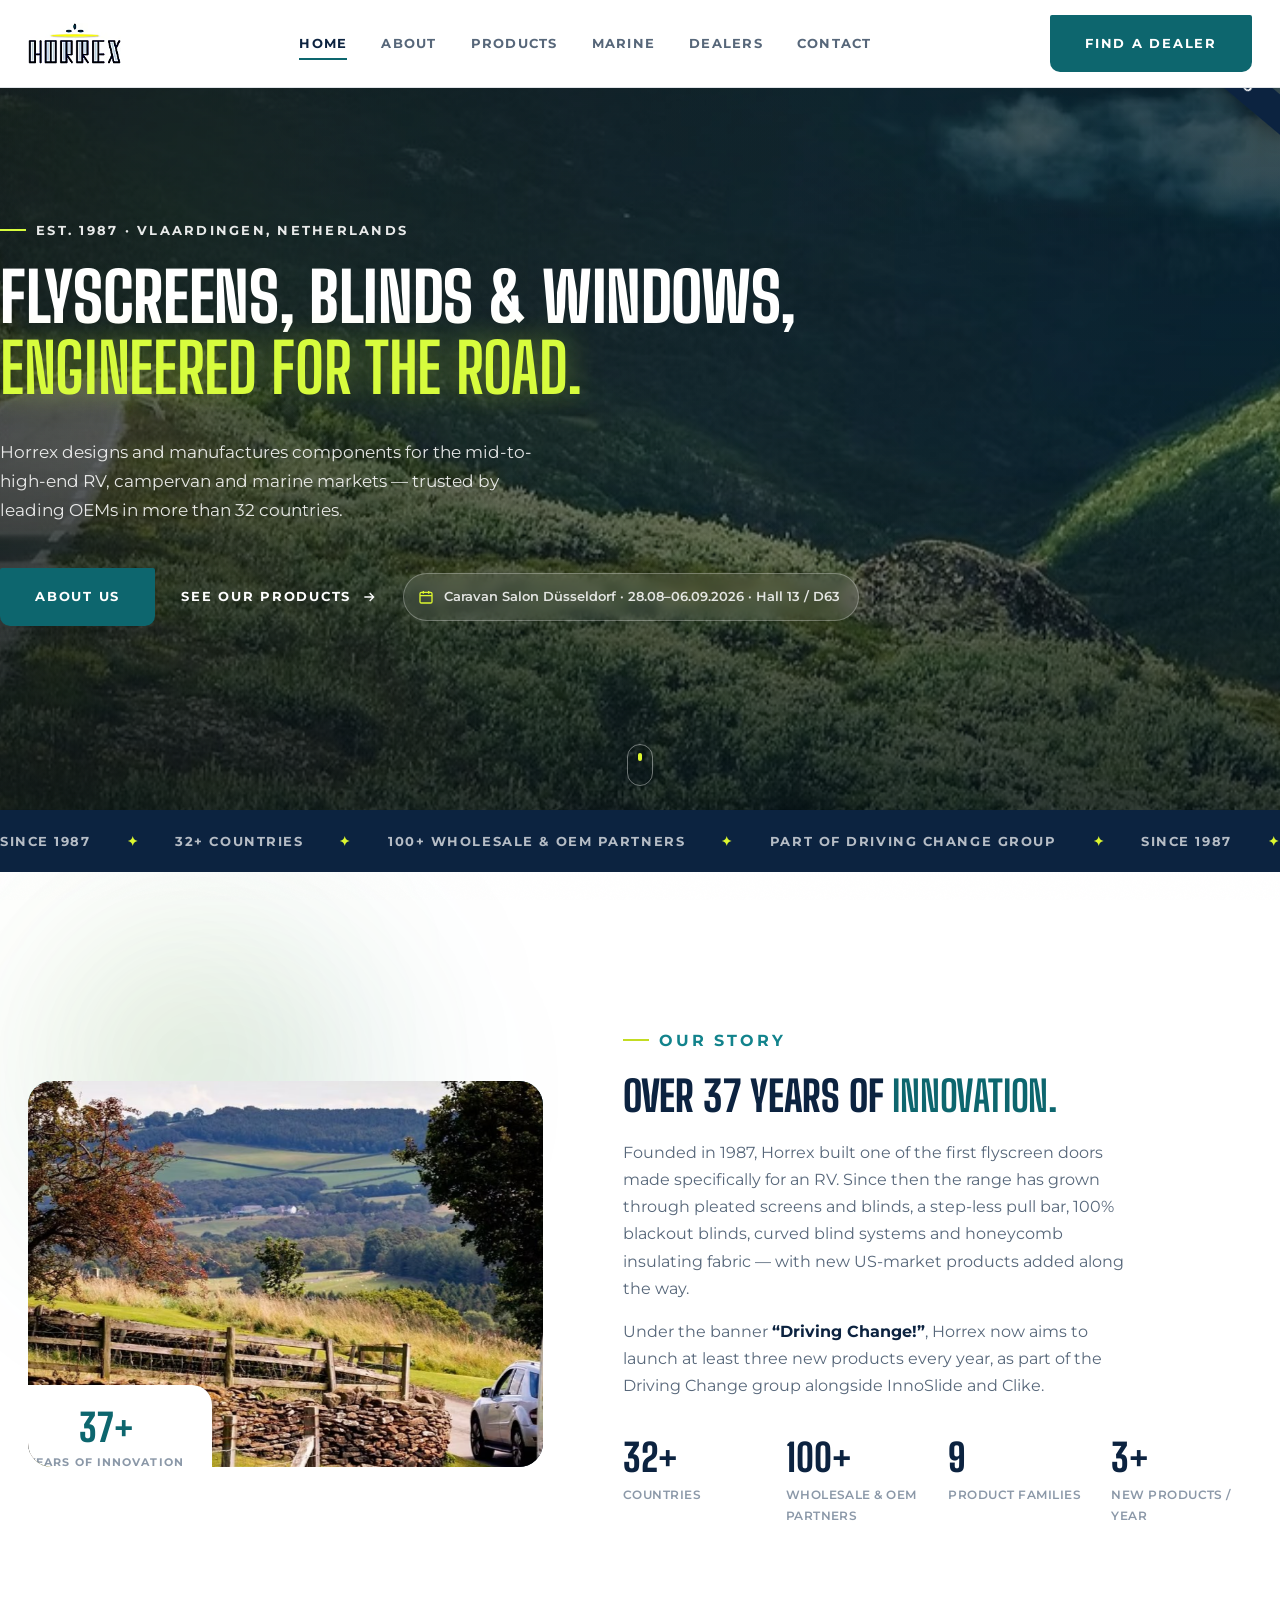
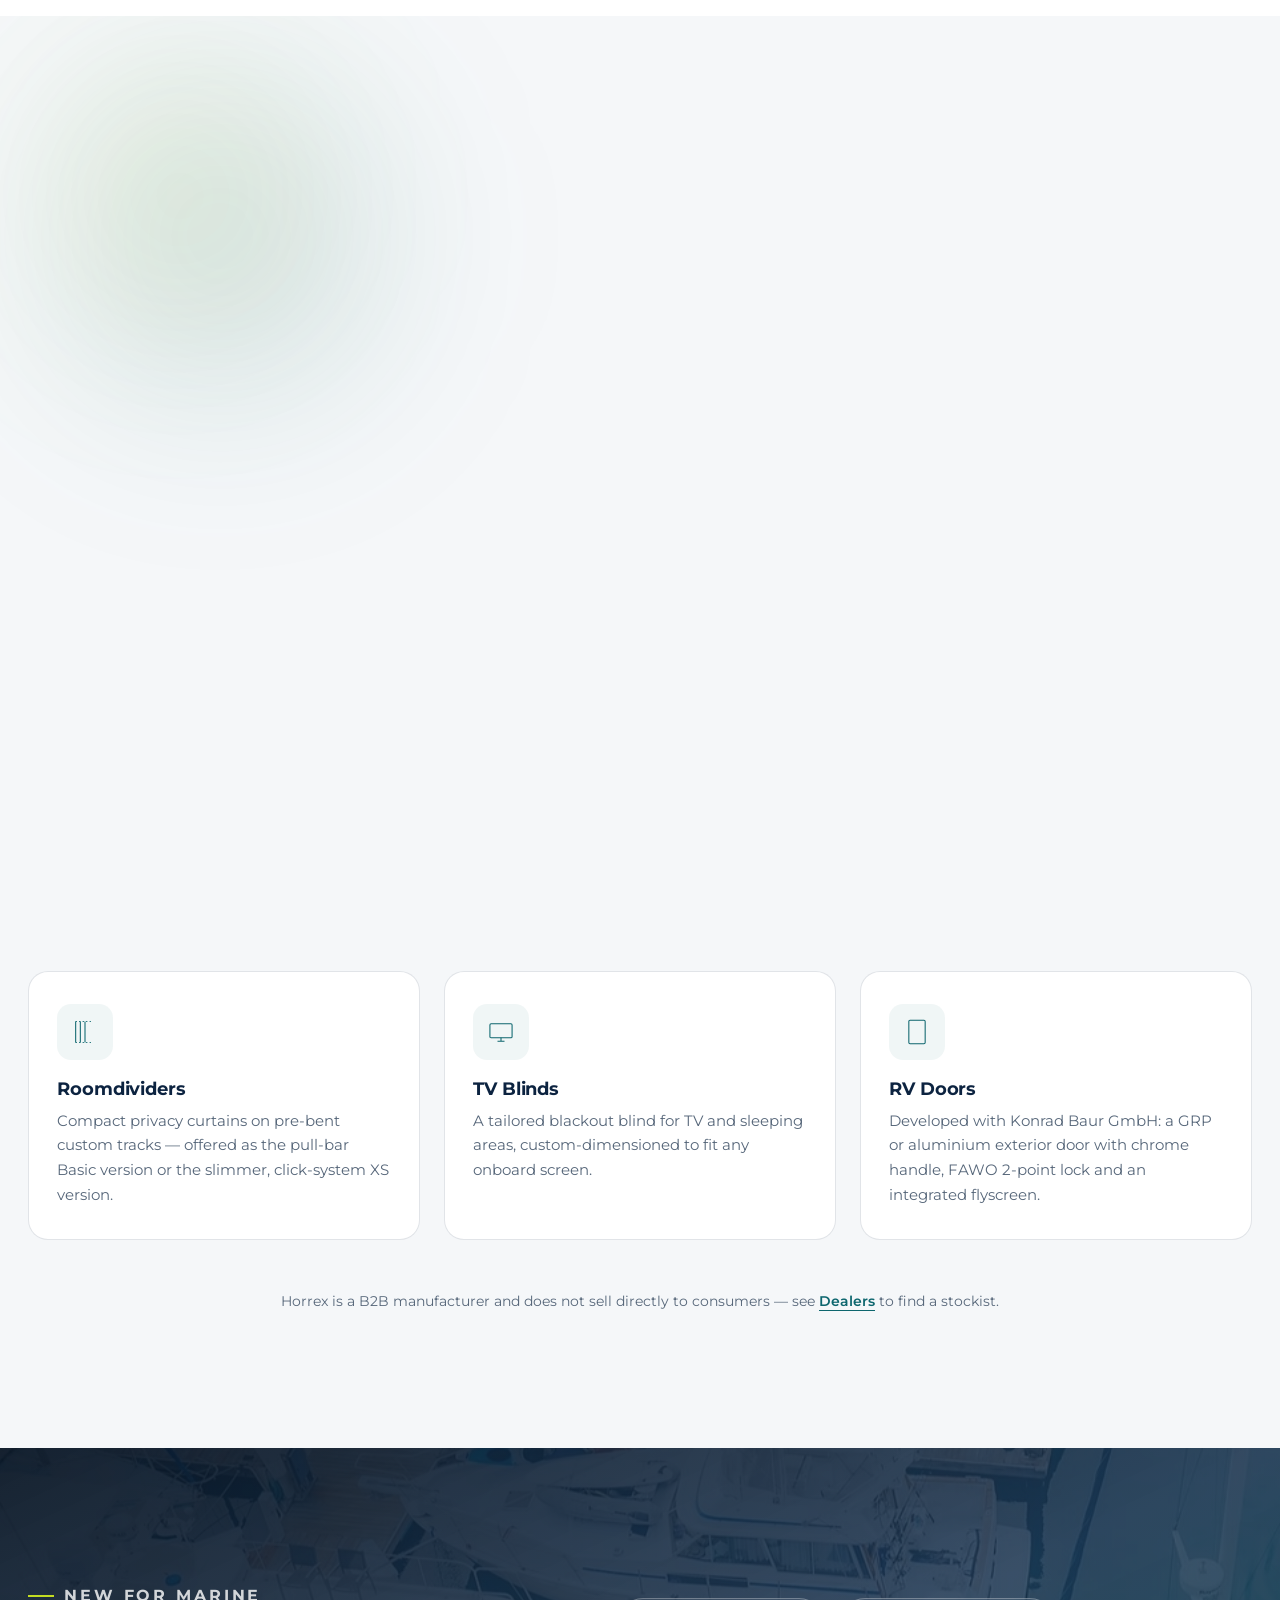
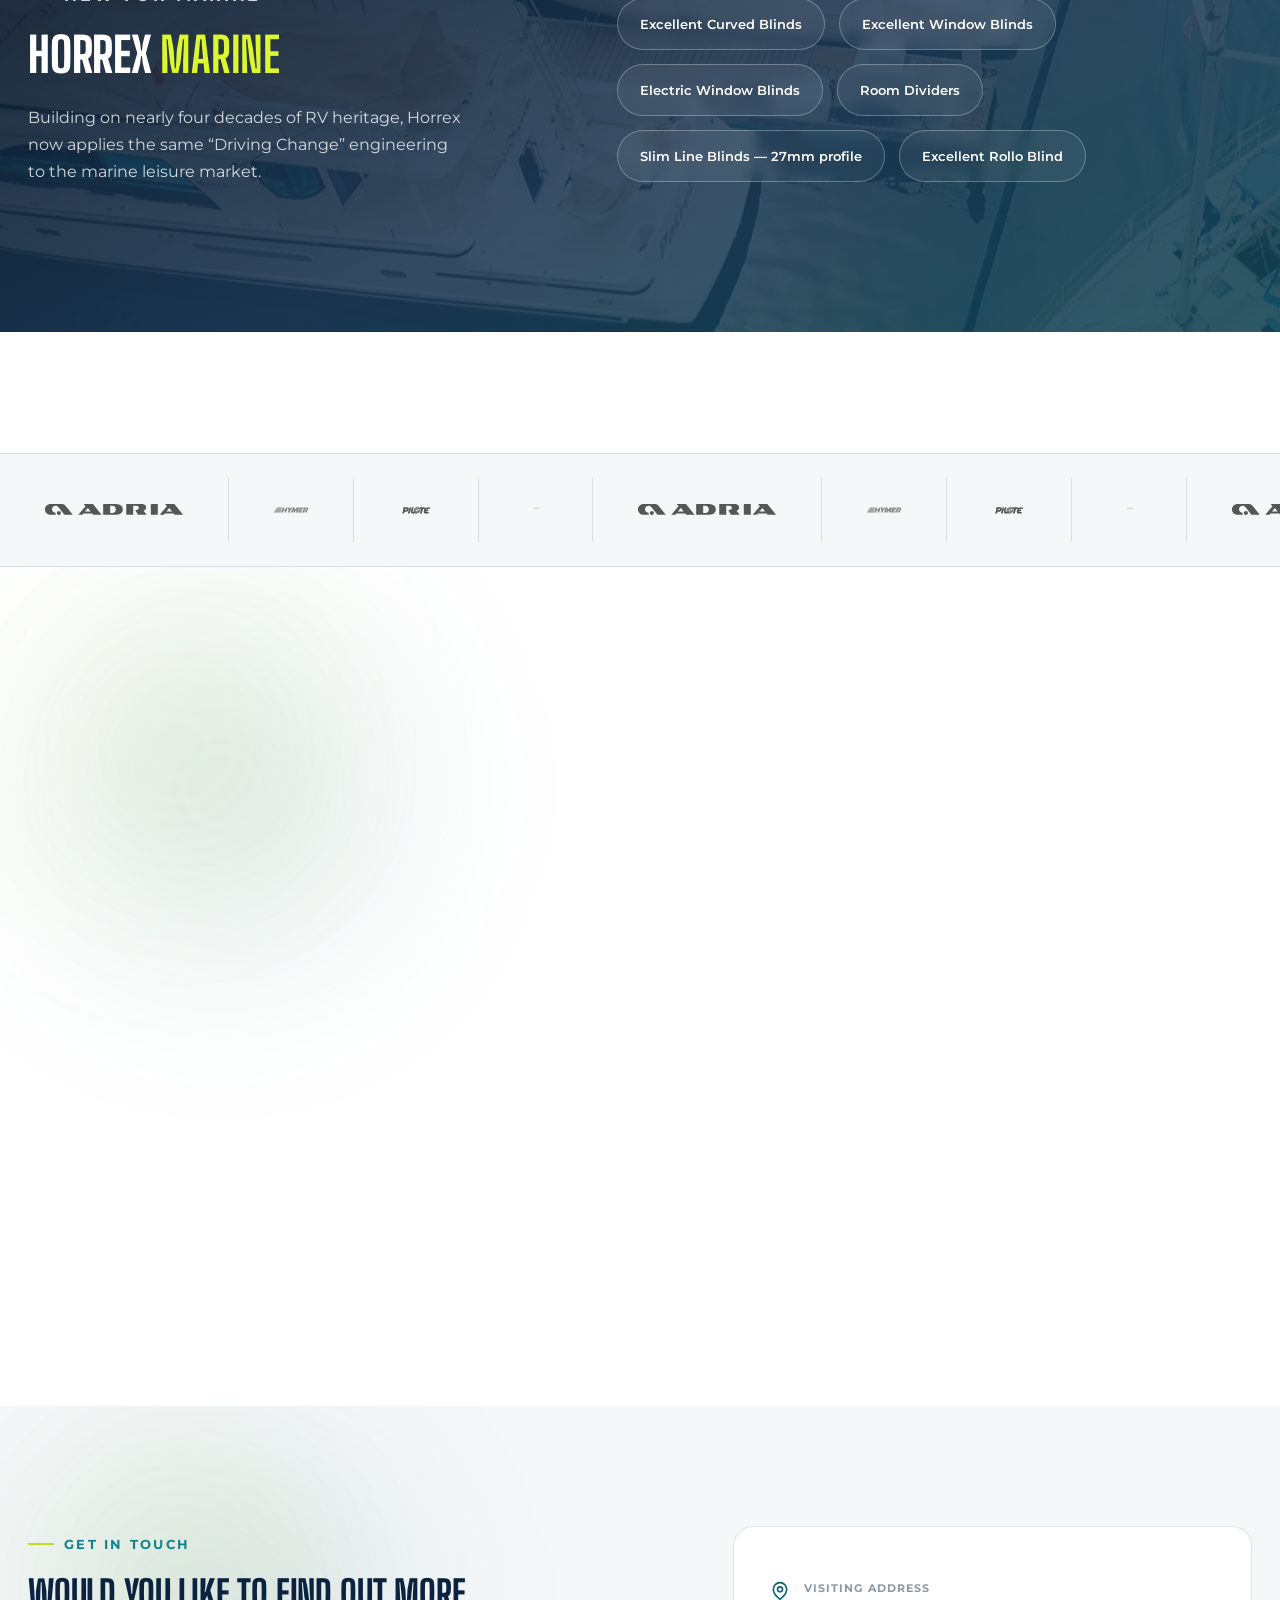
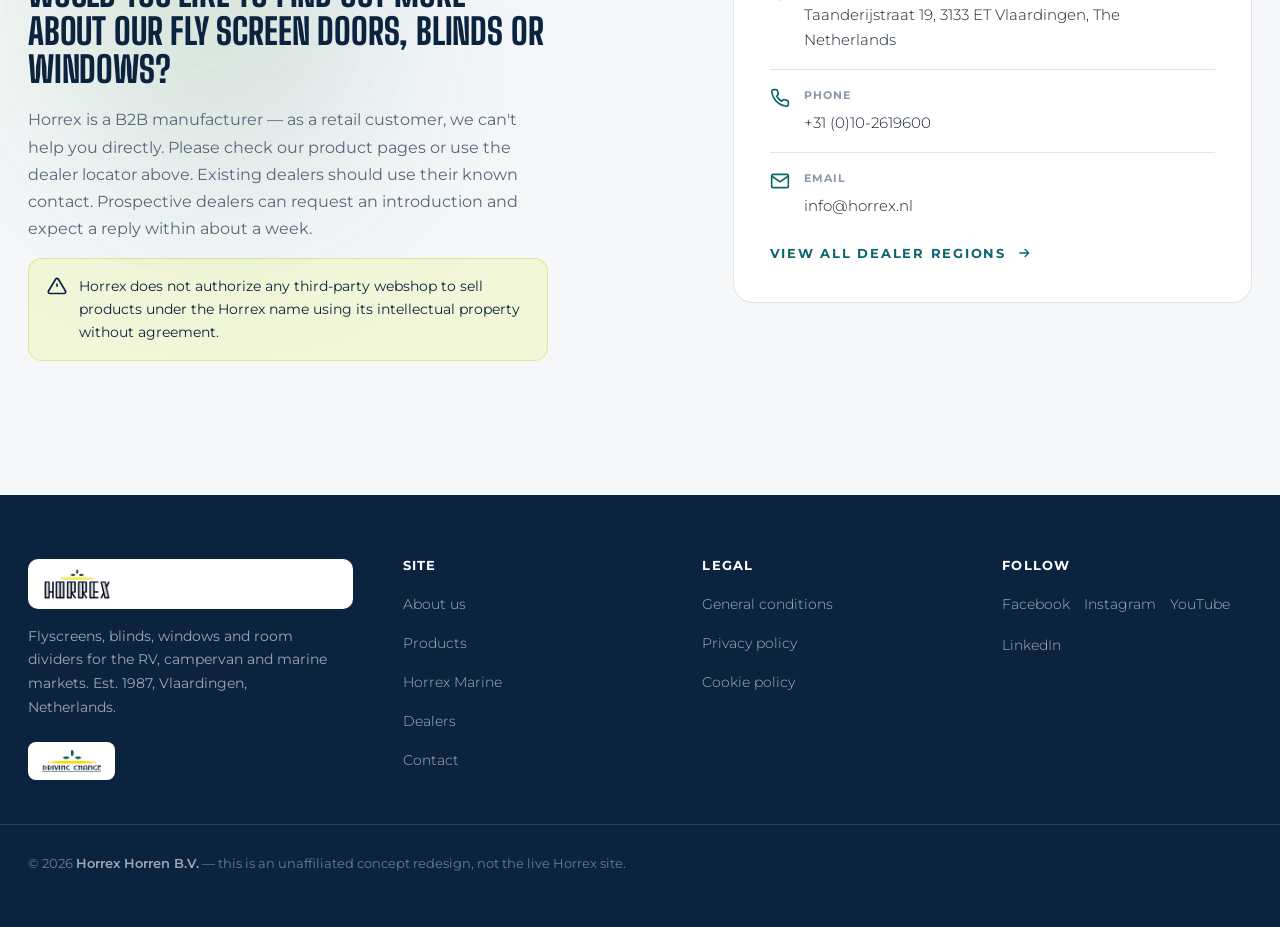
<file: horrex/index.html>
<!DOCTYPE html>
<html lang="en">
<head>
<meta charset="UTF-8">
<meta name="viewport" content="width=device-width, initial-scale=1.0">
<title>Horrex | Flyscreens, Blinds &amp; Windows for RV, Campervan &amp; Marine</title>
<meta name="description" content="Horrex Horren B.V. designs and manufactures flyscreens, blinds, windows and room dividers for the RV, campervan and marine markets. Est. 1987, Vlaardingen, Netherlands. Active in 32+ countries with 100+ wholesale and OEM partners.">
<link rel="icon" href="Assets/favicon.png">
<link rel="preconnect" href="https://fonts.googleapis.com">
<link rel="preconnect" href="https://fonts.gstatic.com" crossorigin>
<link href="https://fonts.googleapis.com/css2?family=Big+Shoulders+Display:wght@600;800;900&amp;family=Montserrat:ital,wght@0,300;0,400;0,500;0,600;0,700;0,800;1,400&amp;display=swap" rel="stylesheet">
<link rel="stylesheet" href="css/style.css">
</head>
<body>

<div class="demo-flag" aria-hidden="true">Concept Redesign — Demo</div>
<div class="progress-bar" id="progressBar"></div>
<div class="noise" aria-hidden="true"></div>
<div class="cursor-ring" id="cursorRing" aria-hidden="true"></div>

<!-- ============ NAV ============ -->
<header class="nav" id="nav">
  <div class="container nav-inner">
    <a href="#home" class="logo" data-media>
      <img src="Assets/horrex-logo-v2.png" alt="Horrex" class="logo-img" data-fallback-text="HORREX">
    </a>

    <nav>
      <ul class="nav-links">
        <li><a href="#home" data-nav>Home</a></li>
        <li><a href="#about" data-nav>About</a></li>
        <li><a href="#products" data-nav>Products</a></li>
        <li><a href="#marine" data-nav>Marine</a></li>
        <li><a href="#dealers" data-nav>Dealers</a></li>
        <li><a href="#contact" data-nav>Contact</a></li>
      </ul>
    </nav>

    <div class="nav-cta">
      <a href="#dealers" class="btn-fill magnetic">Find a Dealer</a>
      <button class="burger" id="burger" aria-label="Toggle menu" aria-expanded="false">
        <span></span><span></span><span></span>
      </button>
    </div>
  </div>
</header>

<!-- ============ HERO ============ -->
<section class="hero" id="home">
  <div class="hero-media" data-media>
    <img class="hero-bg is-active" src="Assets/hero-background.jpg" alt="A motorhome driving a mountain road above a green valley" data-speed="0.16">
    <img class="hero-bg" src="Assets/hero-background-2.jpg" alt="A Horrex-equipped motorhome parked beside a Norwegian fjord" data-speed="0.16">
    <img class="hero-bg" src="Assets/hero-background-3.jpg" alt="A campervan crossing a dramatic Norwegian mountain pass" data-speed="0.16">
  </div>
  <div class="hero-media-overlay" aria-hidden="true"></div>
  <div class="ambient" aria-hidden="true"><span class="g1"></span><span class="g2"></span></div>

  <div class="container hero-inner">
    <p class="eyebrow">Est. 1987 · Vlaardingen, Netherlands</p>
    <h1 class="hero-title">Flyscreens, blinds &amp; windows, <strong>engineered for the road.</strong></h1>
    <p class="hero-sub">Horrex designs and manufactures components for the mid-to-high-end RV, campervan and marine markets — trusted by leading OEMs in more than 32 countries.</p>
    <div class="hero-cta">
      <a href="#about" class="btn-fill magnetic">About us</a>
      <a href="#products" class="btn on-dark">
        See our products
        <svg class="arrow" viewBox="0 0 24 24" fill="none" stroke="currentColor" stroke-width="2"><path d="M5 12h14M13 6l6 6-6 6"/></svg>
      </a>
      <div class="promo-chip">
        <svg viewBox="0 0 24 24" fill="none" stroke="currentColor" stroke-width="2"><rect x="3" y="5" width="18" height="16" rx="2"/><path d="M3 10h18M8 3v4M16 3v4"/></svg>
        <span>Caravan Salon Düsseldorf · 28.08–06.09.2026 · Hall 13 / D63</span>
      </div>
    </div>
  </div>

  <div class="scroll-cue" aria-hidden="true"><span></span></div>
</section>

<!-- ============ MARQUEE ============ -->
<div class="marquee">
  <div class="marquee-track">
    <span>Since 1987</span><span class="sep">✦</span>
    <span>32+ Countries</span><span class="sep">✦</span>
    <span>100+ Wholesale &amp; OEM Partners</span><span class="sep">✦</span>
    <span>Part of Driving Change Group</span><span class="sep">✦</span>
    <span>Since 1987</span><span class="sep">✦</span>
    <span>32+ Countries</span><span class="sep">✦</span>
    <span>100+ Wholesale &amp; OEM Partners</span><span class="sep">✦</span>
    <span>Part of Driving Change Group</span><span class="sep">✦</span>
  </div>
</div>

<!-- ============ ABOUT / STORY ============ -->
<section class="about" id="about">
  <div class="ambient" aria-hidden="true"><span class="g1"></span><span class="g2"></span></div>
  <div class="container about-grid">
    <div class="about-visual reveal-left" data-media>
      <img src="Assets/about-visual.jpg" alt="A Horrex-equipped motorhome on a rural touring road" data-speed="0.11">
      <div class="about-badge">
        <strong data-count="37" data-suffix="+">0</strong>
        <span>Years of Innovation</span>
      </div>
    </div>
    <div class="about-copy reveal">
      <p class="eyebrow reveal">Our Story</p>
      <h2>Over 37 years of <strong>innovation.</strong></h2>
      <p>Founded in 1987, Horrex built one of the first flyscreen doors made specifically for an RV. Since then the range has grown through pleated screens and blinds, a step-less pull bar, 100% blackout blinds, curved blind systems and honeycomb insulating fabric — with new US-market products added along the way.</p>
      <p>Under the banner <strong>“Driving Change!”</strong>, Horrex now aims to launch at least three new products every year, as part of the Driving Change group alongside InnoSlide and Clike.</p>
      <div class="stat-row">
        <div class="stat"><strong data-count="32" data-suffix="+">0</strong><span>Countries</span></div>
        <div class="stat"><strong data-count="100" data-suffix="+">0</strong><span>Wholesale &amp; OEM partners</span></div>
        <div class="stat"><strong data-count="9">0</strong><span>Product families</span></div>
        <div class="stat"><strong data-count="3" data-suffix="+">0</strong><span>New products / year</span></div>
      </div>
    </div>
  </div>
</section>

<!-- ============ PRODUCTS ============ -->
<section class="products" id="products">
  <div class="ambient" aria-hidden="true"><span class="g1"></span><span class="g2"></span></div>
  <div class="container">
    <p class="eyebrow center reveal">Our Products</p>
    <h2 class="section-title center reveal-left">Nine product families. <strong>One engineering standard.</strong></h2>
    <p class="section-sub center reveal-right">From aluminium framed windows to marine-grade room dividers, every Horrex product is designed for the demands of life on the road.</p>

    <div class="product-grid">

      <article class="product-card reveal" style="--d:0">
        <div class="product-icon" aria-hidden="true">
          <svg viewBox="0 0 48 48" fill="none" stroke="currentColor" stroke-width="1.8"><rect x="7" y="7" width="34" height="34" rx="2"/><path d="M24 7v34M7 24h34"/></svg>
        </div>
        <h3>Aluminium Framed Windows</h3>
        <p>Powder-coated aluminium frames, straight or curved (R5000), with double-glazed UV-resistant tinted acrylic and multi-angle telescopic hinges — compatible with UCS blinds.</p>
      </article>

      <article class="product-card reveal" style="--d:1">
        <div class="product-icon" aria-hidden="true">
          <svg viewBox="0 0 48 48" fill="none" stroke="currentColor" stroke-width="1.8"><rect x="7" y="7" width="34" height="34" rx="2"/><path d="M7 15h34M7 23h34M7 31h34"/></svg>
        </div>
        <h3>Window Blinds — UCS</h3>
        <p>The “Unlimited Creative Solutions” resizable blind: modular, fast to mount, noise-free, with a 4-layer blackout fabric and fire-retardant mesh options.</p>
      </article>

      <article class="product-card reveal" style="--d:2">
        <div class="product-icon" aria-hidden="true">
          <svg viewBox="0 0 48 48" fill="none" stroke="currentColor" stroke-width="1.8"><rect x="10" y="5" width="28" height="38" rx="2"/><path d="M10 5v38M17 24v.01"/></svg>
        </div>
        <h3>Flyscreen Doors</h3>
        <p>Pleated mesh with a step-less sliding mechanism, in aluminium or PVC (E-Line) construction, with optional threshold and colour coverings.</p>
      </article>

      <article class="product-card reveal" style="--d:3">
        <div class="product-icon" aria-hidden="true">
          <svg viewBox="0 0 48 48" fill="none" stroke="currentColor" stroke-width="1.8"><path d="M6 40V16a4 4 0 0 1 4-4h20l12 10v18a2 2 0 0 1-2 2H8a2 2 0 0 1-2-2Z"/><path d="M14 22v.01"/></svg>
        </div>
        <h3>Van Flyscreen Doors</h3>
        <p>Curved cassette flyscreens for campervan side doors, fitted to the Ducato, Boxer, Jumper, Movano, Crafter, TGE, T5/T6 and Sprinter platforms.</p>
      </article>

      <article class="product-card reveal" style="--d:4">
        <div class="product-icon" aria-hidden="true">
          <svg viewBox="0 0 48 48" fill="none" stroke="currentColor" stroke-width="1.8"><rect x="6" y="14" width="36" height="24" rx="2"/><path d="M6 26h36"/></svg>
        </div>
        <h3>Rear Screens</h3>
        <p>Rear-door insect screens for vans — Ducato, Boxer, Jumper and Movano — supplied with full installation manuals and datasheets.</p>
      </article>

      <article class="product-card reveal" style="--d:5">
        <div class="product-icon" aria-hidden="true">
          <svg viewBox="0 0 48 48" fill="none" stroke="currentColor" stroke-width="1.8"><path d="M4 38 24 8l20 30"/><path d="M4 38h40"/></svg>
        </div>
        <h3>Ramp Screens</h3>
        <p>Purpose-built for the US “Toy Hauler” market, with an optional blackout sunshade for the ramp-door opening.</p>
      </article>

      <article class="product-card reveal" style="--d:6">
        <div class="product-icon" aria-hidden="true">
          <svg viewBox="0 0 48 48" fill="none" stroke="currentColor" stroke-width="1.8"><path d="M8 6v36M16 6v36M24 6v36"/><path d="M8 6h30M8 42h30" stroke-dasharray="2 4"/></svg>
        </div>
        <h3>Roomdividers</h3>
        <p>Compact privacy curtains on pre-bent custom tracks — offered as the pull-bar Basic version or the slimmer, click-system XS version.</p>
      </article>

      <article class="product-card reveal" style="--d:7">
        <div class="product-icon" aria-hidden="true">
          <svg viewBox="0 0 48 48" fill="none" stroke="currentColor" stroke-width="1.8"><rect x="5" y="10" width="38" height="24" rx="2"/><path d="M18 40h12M24 34v6"/></svg>
        </div>
        <h3>TV Blinds</h3>
        <p>A tailored blackout blind for TV and sleeping areas, custom-dimensioned to fit any onboard screen.</p>
      </article>

      <article class="product-card reveal" style="--d:8">
        <div class="product-icon" aria-hidden="true">
          <svg viewBox="0 0 48 48" fill="none" stroke="currentColor" stroke-width="1.8"><rect x="10" y="4" width="28" height="40" rx="2"/><path d="M31 24v.01"/></svg>
        </div>
        <h3>RV Doors</h3>
        <p>Developed with Konrad Baur GmbH: a GRP or aluminium exterior door with chrome handle, FAWO 2-point lock and an integrated flyscreen.</p>
      </article>

    </div>

    <p class="products-note reveal">Horrex is a B2B manufacturer and does not sell directly to consumers — see <a href="#dealers">Dealers</a> to find a stockist.</p>
  </div>
</section>

<!-- ============ MARINE ============ -->
<section class="marine" id="marine">
  <div class="marine-media" data-media>
    <img src="Assets/marine-background.jpg" alt="Aerial view of boats moored in a marina" data-speed="0.13">
  </div>
  <div class="marine-media-overlay" aria-hidden="true"></div>
  <div class="container marine-grid">
    <div class="marine-copy reveal-left">
      <p class="eyebrow on-dark reveal">New for Marine</p>
      <h2>Horrex <strong>Marine</strong></h2>
      <p>Building on nearly four decades of RV heritage, Horrex now applies the same “Driving Change” engineering to the marine leisure market.</p>
    </div>
    <div class="marine-tags reveal-right">
      <span class="marine-tag">Excellent Curved Blinds</span>
      <span class="marine-tag">Excellent Window Blinds</span>
      <span class="marine-tag">Electric Window Blinds</span>
      <span class="marine-tag">Room Dividers</span>
      <span class="marine-tag">Slim Line Blinds — 27mm profile</span>
      <span class="marine-tag">Excellent Rollo Blind</span>
    </div>
  </div>
</section>

<!-- ============ OEM CLIENTS ============ -->
<section class="clients">
  <div class="container">
    <p class="eyebrow center reveal">A Selection of Our OEM Clients</p>
  </div>
  <div class="marquee subtle">
    <div class="marquee-track slow">
      <div class="client-logo-item"><img src="Assets/logos/adria-mobil-seeklogo.svg" alt="Adria Mobil"></div>
      <div class="client-logo-item"><img src="Assets/logos/hymer-vector-logo.svg" alt="Hymer"></div>
      <div class="client-logo-item"><img src="Assets/logos/pilote-seeklogo.svg" alt="Groupe Pilote"></div>
      <div class="client-logo-item"><img src="Assets/logos/rapido-seeklogo.svg" alt="Rapido"></div>
      <div class="client-logo-item"><img src="Assets/logos/adria-mobil-seeklogo.svg" alt="Adria Mobil"></div>
      <div class="client-logo-item"><img src="Assets/logos/hymer-vector-logo.svg" alt="Hymer"></div>
      <div class="client-logo-item"><img src="Assets/logos/pilote-seeklogo.svg" alt="Groupe Pilote"></div>
      <div class="client-logo-item"><img src="Assets/logos/rapido-seeklogo.svg" alt="Rapido"></div>
      <div class="client-logo-item"><img src="Assets/logos/adria-mobil-seeklogo.svg" alt="Adria Mobil"></div>
      <div class="client-logo-item"><img src="Assets/logos/hymer-vector-logo.svg" alt="Hymer"></div>
      <div class="client-logo-item"><img src="Assets/logos/pilote-seeklogo.svg" alt="Groupe Pilote"></div>
      <div class="client-logo-item"><img src="Assets/logos/rapido-seeklogo.svg" alt="Rapido"></div>
    </div>
  </div>
</section>

<!-- ============ DEALERS / SERVICE ============ -->
<section class="dealers" id="dealers">
  <div class="ambient" aria-hidden="true"><span class="g1"></span><span class="g2"></span></div>
  <div class="container">
    <div class="dealers-head">
      <p class="eyebrow reveal">Service &amp; Dealers</p>
      <h2 class="reveal-left">Horrex sells through <strong>dealers, wholesalers and OEMs</strong> — not direct to consumers.</h2>
      <p class="section-sub reveal-right">If you're a manufacturer, converter or wholesaler, get in touch directly. If you're looking for parts or repairs, find your nearest dealer below.</p>
      <a href="#contact" class="btn-fill magnetic reveal" style="--d:2">Find your nearest dealer</a>
    </div>

    <div class="region-grid">
      <div class="region-card reveal" style="--d:0">
        <h4><span class="flag-icon">🇳🇱</span> The Netherlands</h4>
        <ul><li>OCS Recreatie Groothandel</li><li>De Wit Schijndel</li><li>Roma Nijverdal</li></ul>
      </div>
      <div class="region-card reveal" style="--d:1">
        <h4><span class="flag-icon">🇩🇪</span> Germany</h4>
        <ul><li>Frankana Freiko</li><li>Reimo</li><li>Movera</li></ul>
      </div>
      <div class="region-card reveal" style="--d:2">
        <h4><span class="flag-icon">🇬🇧</span> United Kingdom</h4>
        <ul><li>Leisure+ (Leisure Vehicle Parts &amp; Accessories)</li><li>Miriad Products Ltd</li></ul>
      </div>
      <div class="region-card reveal" style="--d:3">
        <h4><span class="flag-icon">🇸🇪 🇳🇴 🇩🇰</span> Scandinavia</h4>
        <ul><li>Kama Fritid</li></ul>
      </div>
      <div class="region-card reveal" style="--d:4">
        <h4><span class="flag-icon">🇮🇹</span> Italy</h4>
        <ul><li>Obelink</li><li>Avanti Camperbouw</li><li>GES International</li></ul>
      </div>
    </div>
  </div>
</section>

<!-- ============ CONTACT ============ -->
<section class="contact" id="contact">
  <div class="ambient" aria-hidden="true"><span class="g1"></span><span class="g2"></span></div>
  <div class="container contact-grid">
    <div class="contact-copy reveal-left">
      <p class="eyebrow reveal">Get In Touch</p>
      <h2>Would you like to find out more about our fly screen doors, blinds or windows?</h2>
      <p>Horrex is a B2B manufacturer — as a retail customer, we can't help you directly. Please check our product pages or use the dealer locator above. Existing dealers should use their known contact. Prospective dealers can request an introduction and expect a reply within about a week.</p>
      <p class="contact-warning">
        <svg viewBox="0 0 24 24" fill="none" stroke="currentColor" stroke-width="2"><path d="M12 9v4M12 17h.01M10.29 3.86 1.82 18a2 2 0 0 0 1.71 3h16.94a2 2 0 0 0 1.71-3L13.71 3.86a2 2 0 0 0-3.42 0Z"/></svg>
        Horrex does not authorize any third-party webshop to sell products under the Horrex name using its intellectual property without agreement.
      </p>
    </div>

    <div class="info-card reveal-right">
      <div class="info-line">
        <svg viewBox="0 0 24 24" fill="none" stroke="currentColor" stroke-width="2"><path d="M20 10c0 6-8 12-8 12s-8-6-8-12a8 8 0 0 1 16 0Z"/><circle cx="12" cy="10" r="3"/></svg>
        <div><span class="info-label">Visiting address</span><address>Taanderijstraat 19, 3133 ET Vlaardingen, The Netherlands</address></div>
      </div>
      <div class="info-line">
        <svg viewBox="0 0 24 24" fill="none" stroke="currentColor" stroke-width="2"><path d="M22 16.92v3a2 2 0 0 1-2.18 2 19.79 19.79 0 0 1-8.63-3.07 19.5 19.5 0 0 1-6-6 19.79 19.79 0 0 1-3.07-8.67A2 2 0 0 1 4.11 2h3a2 2 0 0 1 2 1.72c.127.96.362 1.903.7 2.81a2 2 0 0 1-.45 2.11L8.09 9.91a16 16 0 0 0 6 6l1.27-1.27a2 2 0 0 1 2.11-.45c.907.338 1.85.573 2.81.7A2 2 0 0 1 22 16.92Z"/></svg>
        <div><span class="info-label">Phone</span><a href="tel:+31102619600">+31 (0)10-2619600</a></div>
      </div>
      <div class="info-line">
        <svg viewBox="0 0 24 24" fill="none" stroke="currentColor" stroke-width="2"><rect x="2" y="4" width="20" height="16" rx="2"/><path d="m22 6-10 7L2 6"/></svg>
        <div><span class="info-label">Email</span><a href="mailto:info@horrex.nl">info@horrex.nl</a></div>
      </div>
      <a href="#dealers" class="btn on-card">
        View all dealer regions
        <svg class="arrow" viewBox="0 0 24 24" fill="none" stroke="currentColor" stroke-width="2"><path d="M5 12h14M13 6l6 6-6 6"/></svg>
      </a>
    </div>
  </div>
</section>

<!-- ============ FOOTER ============ -->
<footer class="footer">
  <div class="container footer-top">
    <div class="footer-brand">
      <a href="#home" class="logo" data-media>
        <img src="Assets/horrex-logo-v2.png" alt="Horrex" class="logo-img" data-fallback-text="HORREX">
      </a>
      <p>Flyscreens, blinds, windows and room dividers for the RV, campervan and marine markets. Est. 1987, Vlaardingen, Netherlands.</p>
      <div class="footer-group">
        <a href="https://drivingchangeint.com" class="driving-change" data-media rel="noopener">
          <img src="Assets/driving-change-logo-v2.png" alt="Driving Change Group" data-fallback-text="Driving Change">
        </a>
      </div>
    </div>

    <div class="footer-col">
      <h4>Site</h4>
      <ul>
        <li><a href="#about">About us</a></li>
        <li><a href="#products">Products</a></li>
        <li><a href="#marine">Horrex Marine</a></li>
        <li><a href="#dealers">Dealers</a></li>
        <li><a href="#contact">Contact</a></li>
      </ul>
    </div>

    <div class="footer-col">
      <h4>Legal</h4>
      <ul>
        <li><a href="#" data-legal>General conditions</a></li>
        <li><a href="#" data-legal>Privacy policy</a></li>
        <li><a href="#" data-legal>Cookie policy</a></li>
      </ul>
    </div>

    <div class="footer-col">
      <h4>Follow</h4>
      <ul class="social-list">
        <li><a href="#" data-legal aria-label="Facebook">Facebook</a></li>
        <li><a href="#" data-legal aria-label="Instagram">Instagram</a></li>
        <li><a href="#" data-legal aria-label="YouTube">YouTube</a></li>
        <li><a href="#" data-legal aria-label="LinkedIn">LinkedIn</a></li>
      </ul>
    </div>
  </div>

  <div class="container footer-bottom">
    <p class="footer-legal">© 2026 <strong>Horrex Horren B.V.</strong> — this is an unaffiliated concept redesign, not the live Horrex site.</p>
  </div>
</footer>

<a href="#home" class="to-top" id="toTop" aria-label="Back to top">
  <svg viewBox="0 0 24 24" fill="none" stroke="currentColor" stroke-width="2"><path d="M12 19V5M5 12l7-7 7 7"/></svg>
</a>

<script src="js/main.js"></script>
</body>
</html>
</file>
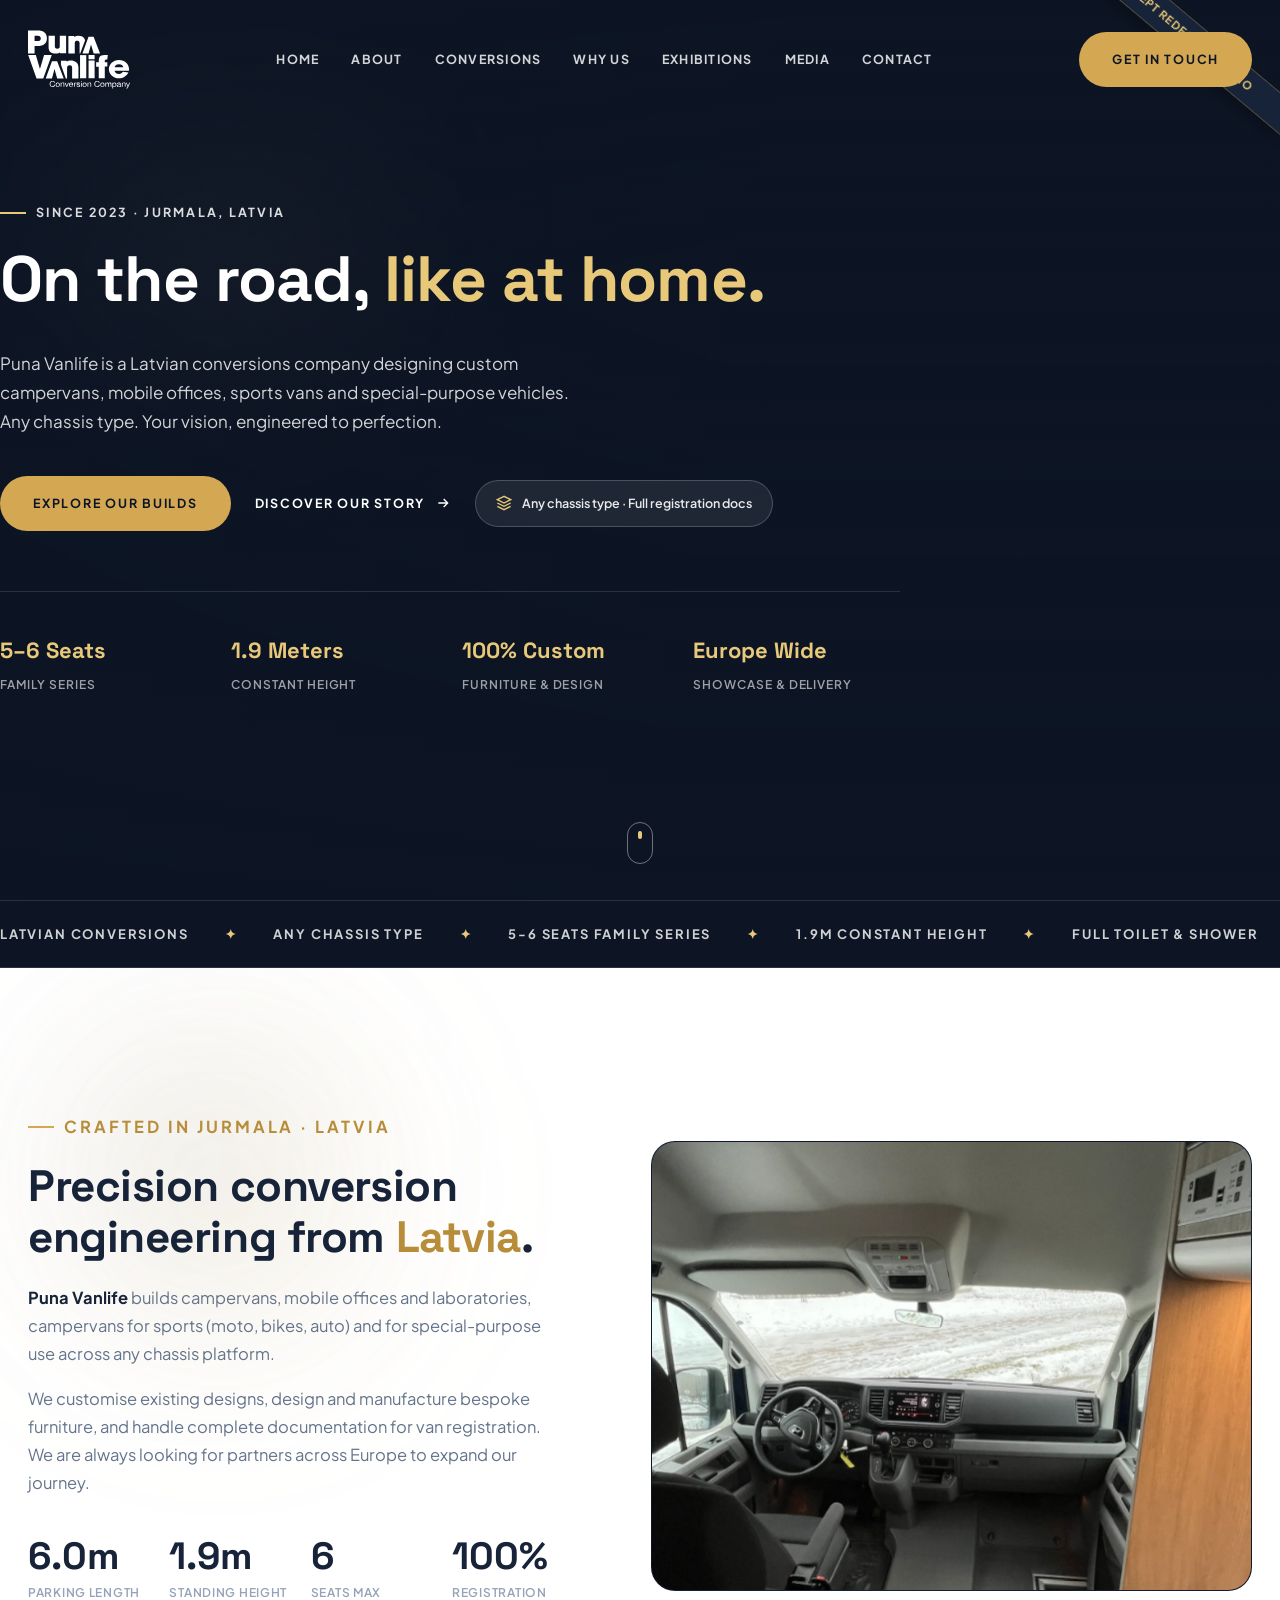
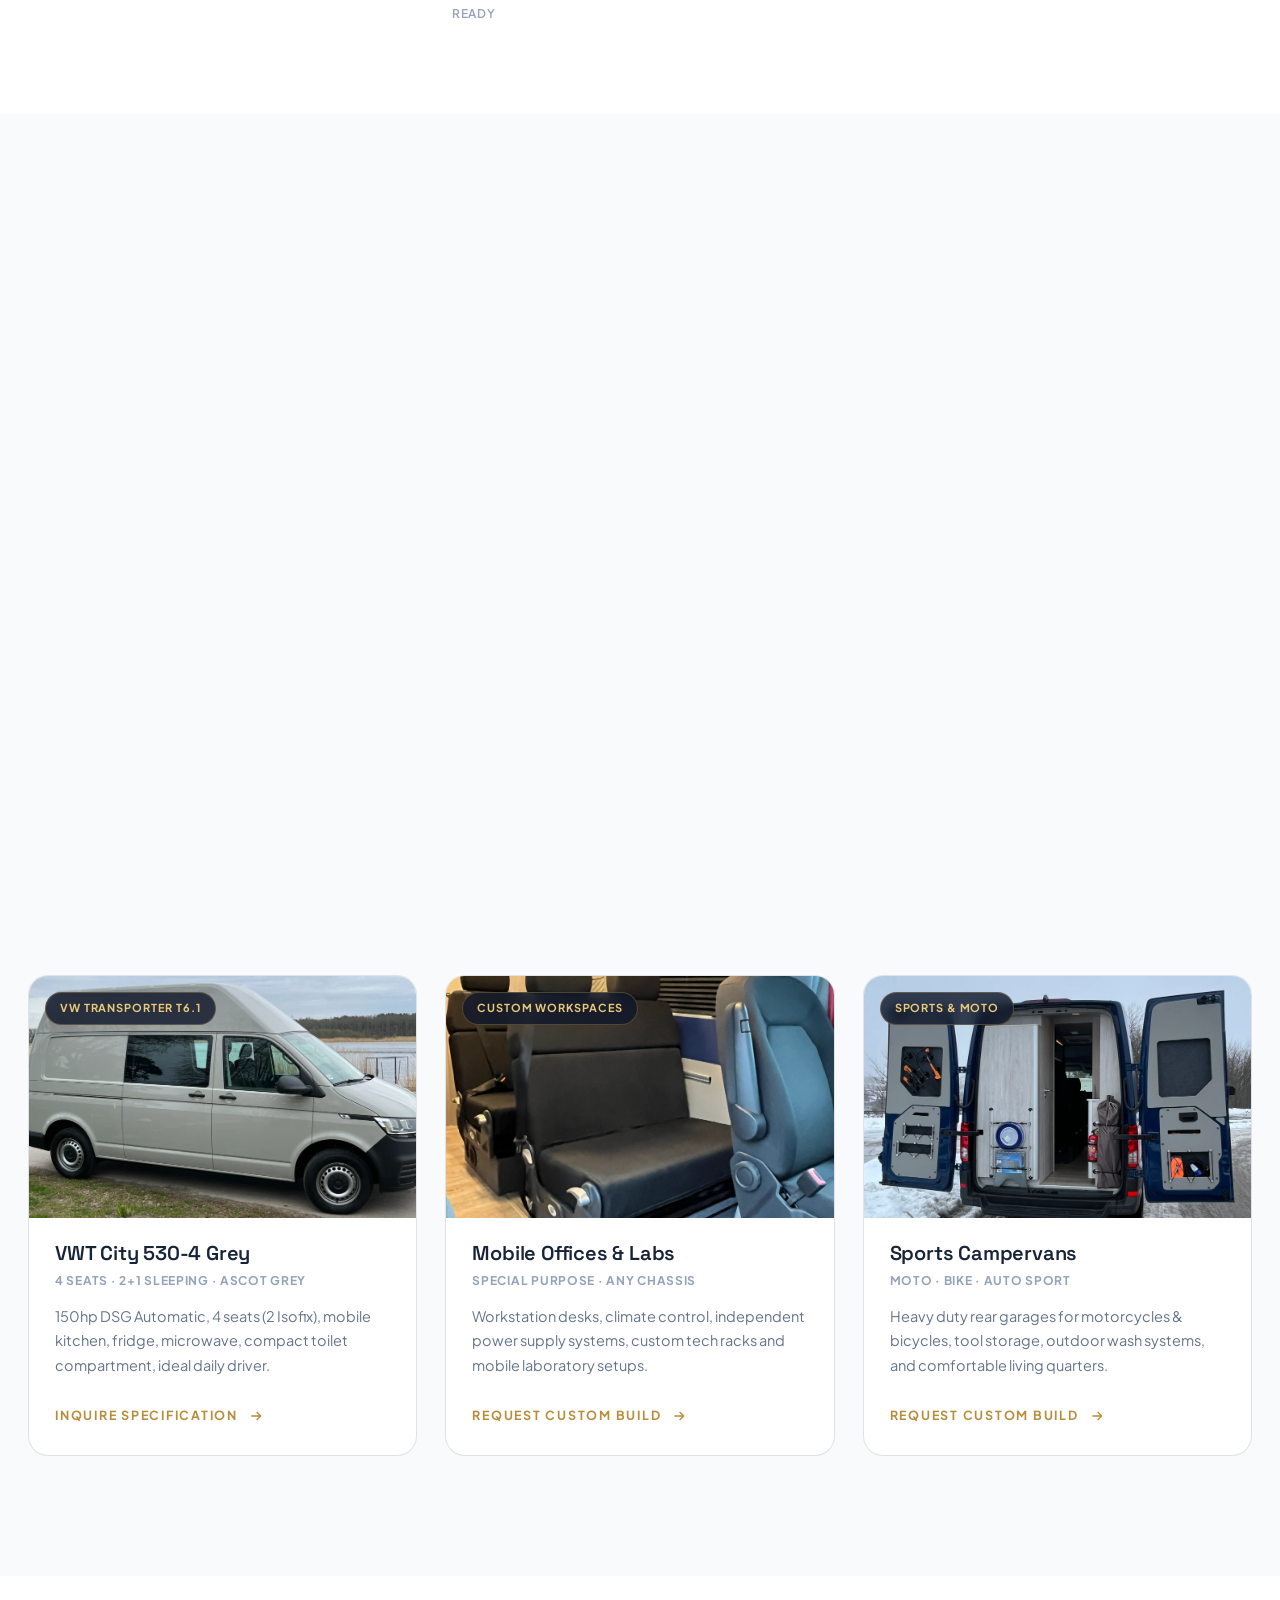
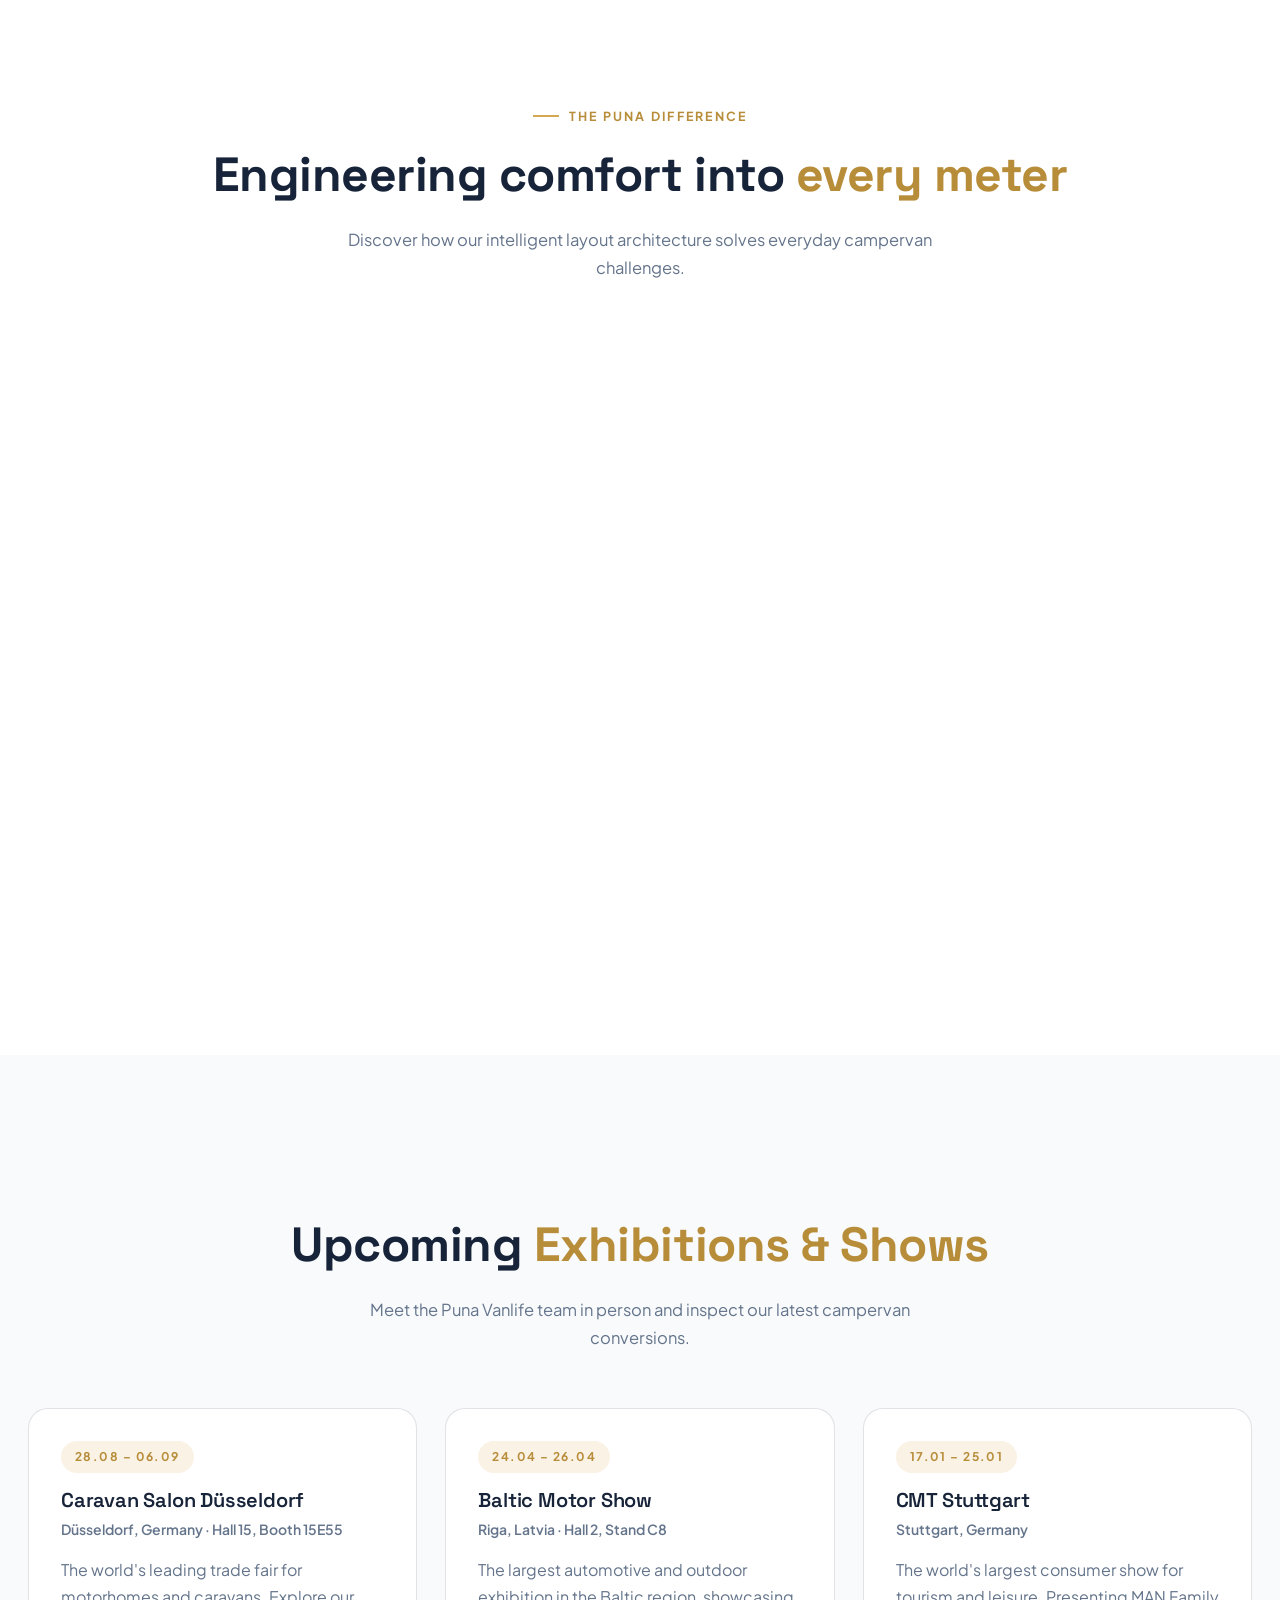
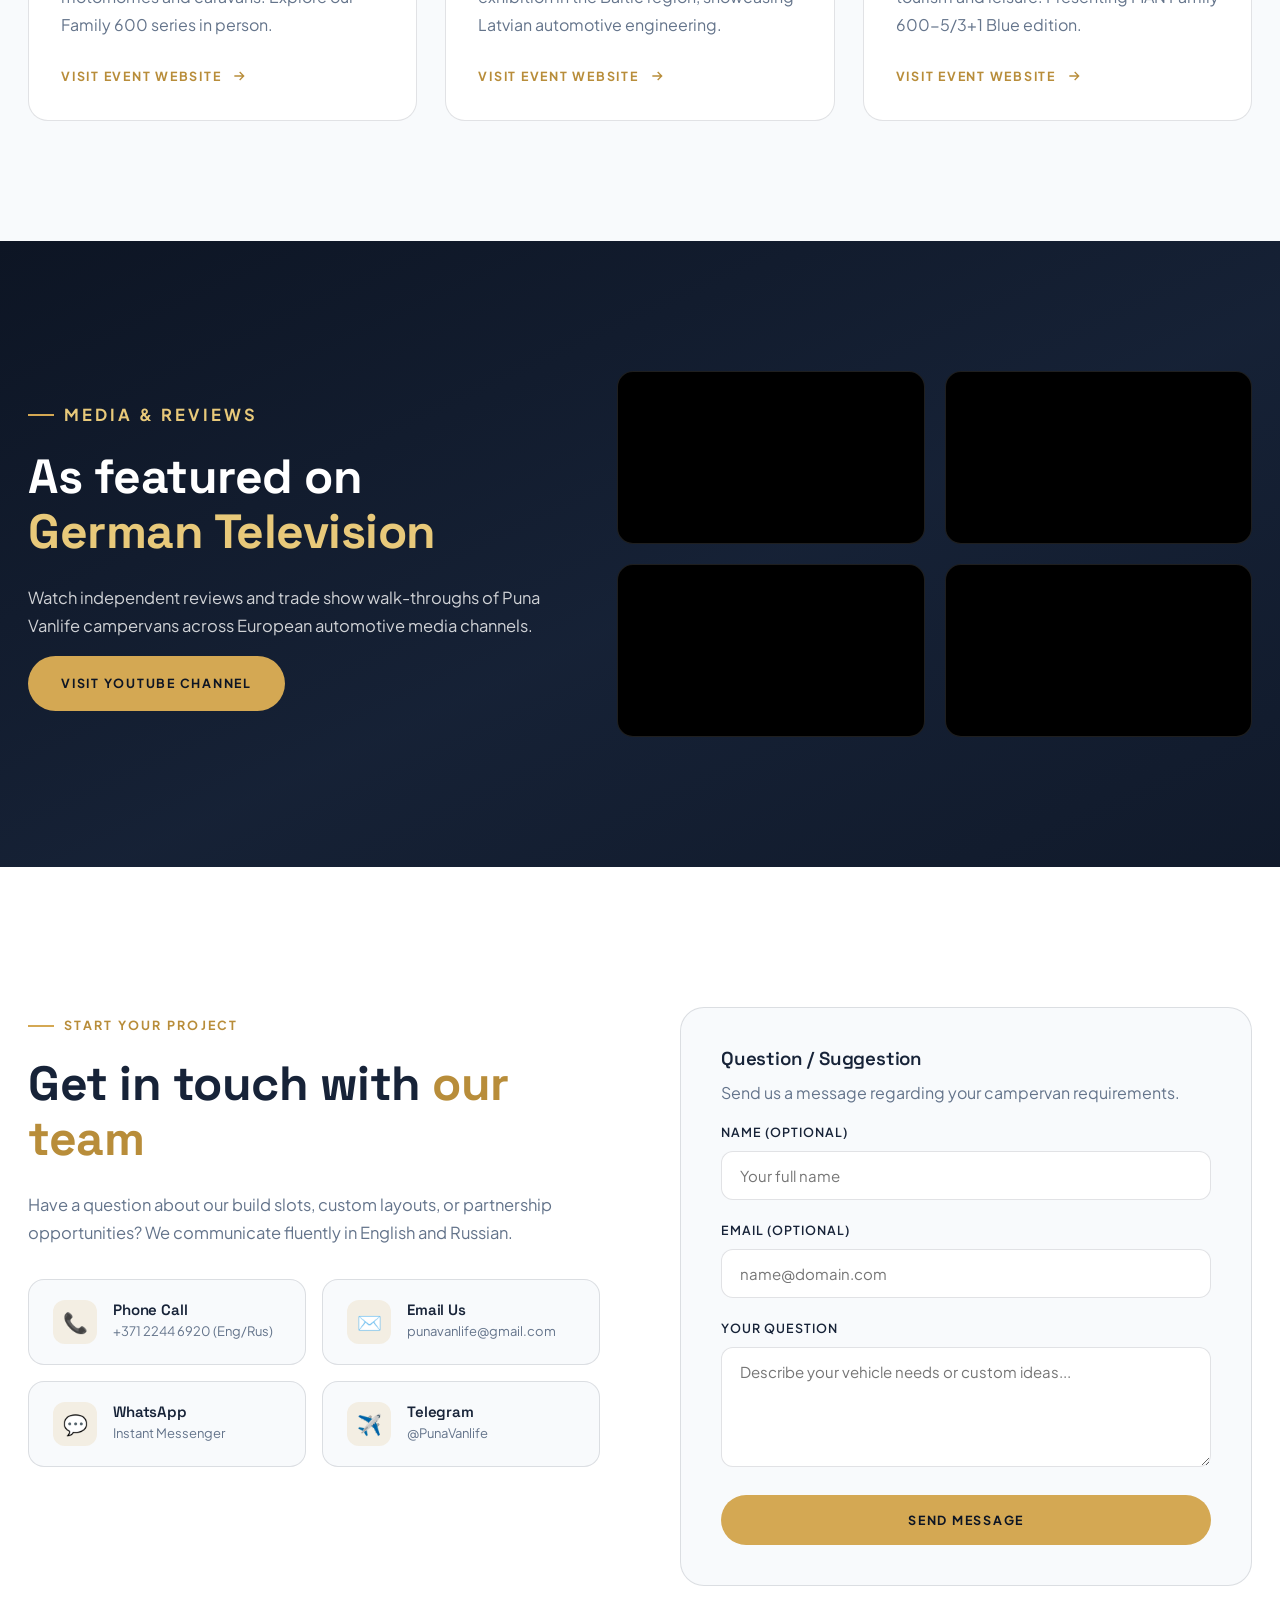
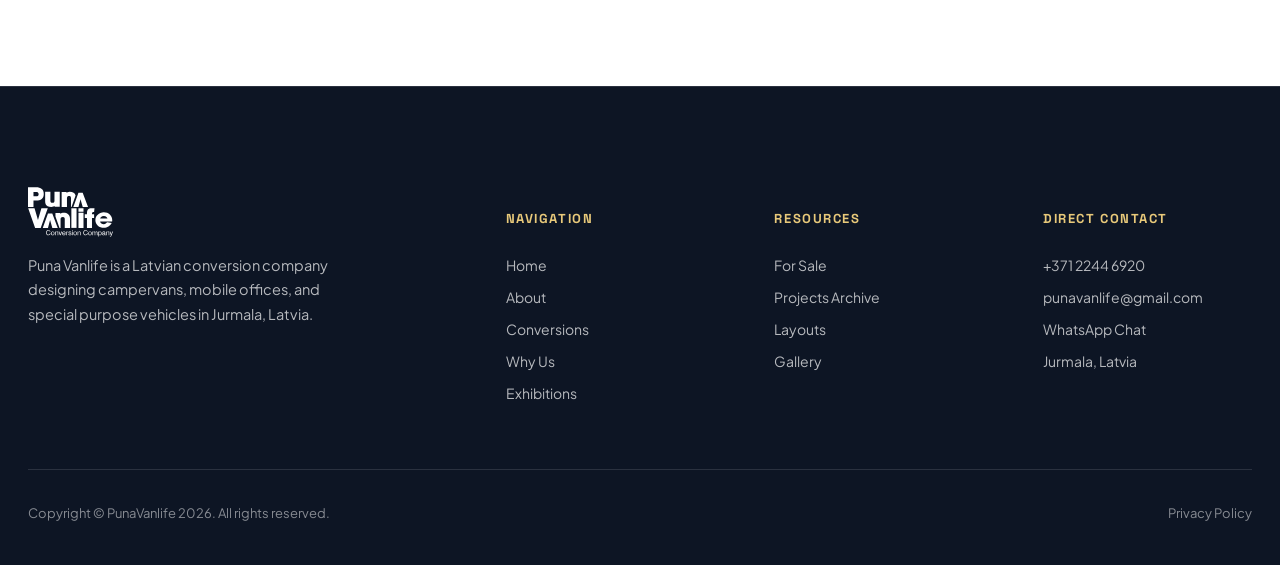
<file: puna-vanlife/index.html>
<!DOCTYPE html>
<html lang="en">
<head>
<meta charset="UTF-8">
<meta name="viewport" content="width=device-width, initial-scale=1.0">
<title>Puna Vanlife | Latvian Campervan Conversions &amp; Custom Builds</title>
<meta name="description" content="Puna Vanlife produces campervans for everyday usage and custom conversions in Jurmala, Latvia. Any chassis type, custom layouts, furniture design and full registration documentation.">
<link rel="icon" href="Assets/images/logo.svg">
<link rel="preconnect" href="https://fonts.googleapis.com">
<link rel="preconnect" href="https://fonts.gstatic.com" crossorigin>
<link href="https://fonts.googleapis.com/css2?family=Baloo+2:wght@500;600;700;800&family=Plus+Jakarta+Sans:ital,wght@0,300;0,400;0,500;0,600;0,700;0,800;1,400&family=Space+Grotesk:wght@500;600;700&display=swap" rel="stylesheet">
<link rel="stylesheet" href="css/style.css">
</head>
<body>

<div class="demo-flag" aria-hidden="true">Concept Redesign — Demo</div>
<div class="progress-bar" id="progressBar"></div>
<div class="noise" aria-hidden="true"></div>
<div class="cursor-ring" id="cursorRing" aria-hidden="true"></div>

<!-- ============ NAV ============ -->
<header class="nav" id="nav">
  <div class="container nav-inner">
    <a href="#home" class="logo" data-media>
      <img src="Assets/images/logo.svg" alt="Puna Vanlife" class="logo-img" data-fallback-text="PUNA VANLIFE">
    </a>

    <nav>
      <ul class="nav-links" id="navLinks">
        <li><a href="#home">Home</a></li>
        <li><a href="#about">About</a></li>
        <li><a href="#conversions">Conversions</a></li>
        <li><a href="#difference">Why Us</a></li>
        <li><a href="#events">Exhibitions</a></li>
        <li><a href="#media">Media</a></li>
        <li><a href="#contact">Contact</a></li>
      </ul>
    </nav>

    <div class="nav-cta">
      <a href="#contact" class="btn-fill magnetic">Get in Touch</a>
      <button class="burger" id="burger" aria-label="Toggle menu" aria-expanded="false">
        <span></span><span></span><span></span>
      </button>
    </div>
  </div>
</header>

<main id="home">

  <!-- ============ HERO ============ -->
  <section class="hero">
    <div class="hero-media" data-media>
      <iframe class="hero-video-bg" src="https://www.youtube.com/embed/UPd91W0sgjA?autoplay=1&mute=1&controls=0&loop=1&playlist=UPd91W0sgjA&playsinline=1&rel=0&modestbranding=1&disablekb=1&iv_load_policy=3&enablejsapi=1" title="Puna Vanlife Background Video" allow="autoplay; encrypted-media" frameborder="0"></iframe>
    </div>
    <div class="hero-media-overlay" aria-hidden="true"></div>
    <div class="ambient" aria-hidden="true"><span class="g1"></span><span class="g2"></span></div>

    <div class="container hero-inner">
      <p class="eyebrow reveal" style="--d:0">Since 2023 · Jurmala, Latvia</p>
      <h1 class="hero-title">
        <span class="reveal" style="--d:1">On the road,</span>
        <span class="reveal" style="--d:2"><strong>like at home.</strong></span>
      </h1>
      <p class="hero-sub reveal" style="--d:3">
        Puna Vanlife is a Latvian conversions company designing custom campervans, mobile offices, sports vans and special-purpose vehicles. Any chassis type. Your vision, engineered to perfection.
      </p>
      <div class="hero-cta reveal" style="--d:4">
        <a href="#conversions" class="btn-fill magnetic">Explore Our Builds</a>
        <a href="#about" class="btn on-dark magnetic">
          Discover Our Story
          <svg class="arrow" viewBox="0 0 24 24" fill="none" stroke="currentColor" stroke-width="2"><path d="M5 12h14M13 6l6 6-6 6"/></svg>
        </a>
        <div class="promo-chip">
          <svg viewBox="0 0 24 24" fill="none" stroke="currentColor" stroke-width="2"><path d="M12 2 2 7l10 5 10-5-10-5Z"/><path d="M2 17l10 5 10-5M2 12l10 5 10-5"/></svg>
          <span>Any chassis type · Full registration docs</span>
        </div>
      </div>

      <div class="hero-facts reveal" style="--d:5">
        <div class="fact"><strong>5–6 Seats</strong><span>Family Series</span></div>
        <div class="fact"><strong>1.9 Meters</strong><span>Constant Height</span></div>
        <div class="fact"><strong>100% Custom</strong><span>Furniture &amp; Design</span></div>
        <div class="fact"><strong>Europe Wide</strong><span>Showcase &amp; Delivery</span></div>
      </div>
    </div>

    <a href="#marquee" class="scroll-cue" aria-label="Scroll down"><span></span></a>
  </section>

  <!-- ============ MARQUEE ============ -->
  <section class="marquee" id="marquee">
    <div class="marquee-track">
      <span>LATVIAN CONVERSIONS</span><span class="sep">✦</span>
      <span>ANY CHASSIS TYPE</span><span class="sep">✦</span>
      <span>5-6 SEATS FAMILY SERIES</span><span class="sep">✦</span>
      <span>1.9M CONSTANT HEIGHT</span><span class="sep">✦</span>
      <span>FULL TOILET &amp; SHOWER</span><span class="sep">✦</span>
      <span>CUSTOM FURNITURE DESIGN</span><span class="sep">✦</span>
      <span>REGISTRATION DOCUMENTATION</span><span class="sep">✦</span>
      <span>LOOKING FOR PARTNERS</span><span class="sep">✦</span>
      <span>LATVIAN CONVERSIONS</span><span class="sep">✦</span>
      <span>ANY CHASSIS TYPE</span><span class="sep">✦</span>
      <span>5-6 SEATS FAMILY SERIES</span><span class="sep">✦</span>
    </div>
  </section>

  <!-- ============ ABOUT / STORY ============ -->
  <section class="story" id="about">
    <div class="ambient" aria-hidden="true"><span class="g1"></span><span class="g2"></span></div>
    <div class="container story-grid">
      <div class="story-copy">
        <p class="eyebrow reveal" style="--d:0">Crafted in Jurmala · Latvia</p>
        <h2 class="reveal" style="--d:1">Precision conversion engineering from <strong>Latvia</strong>.</h2>
        <p class="reveal" style="--d:2">
          <strong>Puna Vanlife</strong> builds campervans, mobile offices and laboratories, campervans for sports (moto, bikes, auto) and for special-purpose use across any chassis platform.
        </p>
        <p class="reveal" style="--d:3">
          We customise existing designs, design and manufacture bespoke furniture, and handle complete documentation for van registration. We are always looking for partners across Europe to expand our journey.
        </p>
        <div class="stat-row reveal" style="--d:4">
          <div class="stat"><strong>6.0m</strong><span>Parking Length</span></div>
          <div class="stat"><strong>1.9m</strong><span>Standing Height</span></div>
          <div class="stat"><strong>6</strong><span>Seats Max</span></div>
          <div class="stat"><strong>100%</strong><span>Registration Ready</span></div>
        </div>
      </div>

      <div class="story-visual reveal-right" data-media>
        <img src="Assets/images/cab-view.webp" alt="Puna Vanlife cab interior view" data-speed="0.08">
      </div>
    </div>
  </section>

  <!-- ============ CONVERSIONS / PRODUCTS ============ -->
  <section class="products" id="conversions">
    <div class="container">
      <div class="center">
        <p class="eyebrow center reveal" style="--d:0">Our Fleet &amp; Models</p>
        <h2 class="section-title reveal" style="--d:1">Vehicles designed for <strong>life &amp; work</strong></h2>
        <p class="section-sub center reveal" style="--d:2">
          Discover our fleet of demo campervans and custom configurations, built on premier commercial chassis platforms.
        </p>
      </div>

      <div class="product-grid">
        <div class="product-card reveal" style="--d:0">
          <div class="product-photo" data-media>
            <span class="product-badge">MAN TGE 3.180</span>
            <img src="Assets/images/hero-van.webp" alt="MAN Family 600-6/3+1 White">
          </div>
          <div class="product-body">
            <div class="product-head">
              <h3>MAN Family 600-6 White</h3>
            </div>
            <div class="product-meta">6 Seats · 3+1 Sleeping · L3H3 Automatic</div>
            <p>Automatic FWD, Candy White, 6 seats (4 Isofix), full kitchen (induction hob, microwave, fridge), full toilet &amp; shower, wardrobe &amp; safe.</p>
            <a href="#contact" class="btn on-card magnetic">Inquire Specification <svg class="arrow" viewBox="0 0 24 24" fill="none" stroke="currentColor" stroke-width="2"><path d="M5 12h14M13 6l6 6-6 6"/></svg></a>
          </div>
        </div>

        <div class="product-card reveal" style="--d:1">
          <div class="product-photo" data-media>
            <span class="product-badge">MAN TGE 3.140</span>
            <img src="Assets/images/man-blue-622.webp" alt="MAN Family 600-6/2+2 Blue">
          </div>
          <div class="product-body">
            <div class="product-head">
              <h3>MAN Family 600-6 Blue</h3>
            </div>
            <div class="product-meta">6 Seats · 2+2 Sleeping · Deep Ocean Blue</div>
            <p>Automatic 140hp, 6 seats (4 Isofix), toilet with shower, mobile hob, microwave, coffee machine, 2 cameras, closed cabinets &amp; shelves.</p>
            <a href="#contact" class="btn on-card magnetic">Inquire Specification <svg class="arrow" viewBox="0 0 24 24" fill="none" stroke="currentColor" stroke-width="2"><path d="M5 12h14M13 6l6 6-6 6"/></svg></a>
          </div>
        </div>

        <div class="product-card reveal" style="--d:2">
          <div class="product-photo" data-media>
            <span class="product-badge">Mercedes Sprinter 315</span>
            <img src="Assets/images/mbs.webp" alt="MBS City 530-4/2+1 White">
          </div>
          <div class="product-body">
            <div class="product-head">
              <h3>MBS City 530-4 White</h3>
            </div>
            <div class="product-meta">4 Seats · 2+1 Sleeping · 5.26m Length</div>
            <p>Mercedes-Benz Sprinter chassis, compact city footprint, 1.9m standing height, full toilet with shower, kitchen prep and safe.</p>
            <a href="#contact" class="btn on-card magnetic">Inquire Specification <svg class="arrow" viewBox="0 0 24 24" fill="none" stroke="currentColor" stroke-width="2"><path d="M5 12h14M13 6l6 6-6 6"/></svg></a>
          </div>
        </div>

        <div class="product-card reveal" style="--d:3">
          <div class="product-photo" data-media>
            <span class="product-badge">VW Transporter T6.1</span>
            <img src="Assets/images/vwt.webp" alt="VWT City 530-4/2+1 Grey">
          </div>
          <div class="product-body">
            <div class="product-head">
              <h3>VWT City 530-4 Grey</h3>
            </div>
            <div class="product-meta">4 Seats · 2+1 Sleeping · Ascot Grey</div>
            <p>150hp DSG Automatic, 4 seats (2 Isofix), mobile kitchen, fridge, microwave, compact toilet compartment, ideal daily driver.</p>
            <a href="#contact" class="btn on-card magnetic">Inquire Specification <svg class="arrow" viewBox="0 0 24 24" fill="none" stroke="currentColor" stroke-width="2"><path d="M5 12h14M13 6l6 6-6 6"/></svg></a>
          </div>
        </div>

        <div class="product-card reveal" style="--d:4">
          <div class="product-photo" data-media>
            <span class="product-badge">Custom Workspaces</span>
            <img src="Assets/images/interior-living.webp" alt="Mobile Offices & Laboratories">
          </div>
          <div class="product-body">
            <div class="product-head">
              <h3>Mobile Offices &amp; Labs</h3>
            </div>
            <div class="product-meta">Special Purpose · Any Chassis</div>
            <p>Workstation desks, climate control, independent power supply systems, custom tech racks and mobile laboratory setups.</p>
            <a href="#contact" class="btn on-card magnetic">Request Custom Build <svg class="arrow" viewBox="0 0 24 24" fill="none" stroke="currentColor" stroke-width="2"><path d="M5 12h14M13 6l6 6-6 6"/></svg></a>
          </div>
        </div>

        <div class="product-card reveal" style="--d:5">
          <div class="product-photo" data-media>
            <span class="product-badge">Sports &amp; Moto</span>
            <img src="Assets/images/rear-open.webp" alt="Sports Campervans">
          </div>
          <div class="product-body">
            <div class="product-head">
              <h3>Sports Campervans</h3>
            </div>
            <div class="product-meta">Moto · Bike · Auto Sport</div>
            <p>Heavy duty rear garages for motorcycles &amp; bicycles, tool storage, outdoor wash systems, and comfortable living quarters.</p>
            <a href="#contact" class="btn on-card magnetic">Request Custom Build <svg class="arrow" viewBox="0 0 24 24" fill="none" stroke="currentColor" stroke-width="2"><path d="M5 12h14M13 6l6 6-6 6"/></svg></a>
          </div>
        </div>
      </div>
    </div>
  </section>

  <!-- ============ WHY WE ARE DIFFERENT ============ -->
  <section class="difference" id="difference">
    <div class="container">
      <div class="center">
        <p class="eyebrow center reveal" style="--d:0">The Puna Difference</p>
        <h2 class="section-title reveal" style="--d:1">Engineering comfort into <strong>every meter</strong></h2>
        <p class="section-sub center reveal" style="--d:2">
          Discover how our intelligent layout architecture solves everyday campervan challenges.
        </p>
      </div>

      <div class="bento-grid">
        <div class="bento-card wide reveal" style="--d:0">
          <span class="icon">🚐</span>
          <h3>Family Series — 6 Meter Urban Flexibility</h3>
          <p>The Family series seats 5–6 passengers with up to 4 Isofix child seat points while maintaining a compact 6-meter vehicle length, allowing hassle-free parking in standard European city locations.</p>
        </div>

        <div class="bento-card reveal" style="--d:1">
          <span class="icon">📐</span>
          <h3>1.9m Constant Standing Height</h3>
          <p>Our City and Family series high-roof conversions guarantee a constant internal standing height of 1.9 meters from cab to rear.</p>
        </div>

        <div class="bento-card reveal" style="--d:2">
          <span class="icon">🚿</span>
          <h3>Full Height Toilet &amp; Shower</h3>
          <p>Equipped with a full-height enclosed toilet room and integrated shower for uncompromised privacy on long journeys.</p>
        </div>

        <div class="bento-card wide reveal" style="--d:3">
          <span class="icon">🍳</span>
          <h3>Complete Kitchen &amp; Direct Walkthrough</h3>
          <p>Unobstructed access from the front driver's cabin straight through to the rear doors, complemented by fixed or mobile induction kitchens, refrigerators, and microwave setups.</p>
        </div>
      </div>
    </div>
  </section>

  <!-- ============ EXHIBITIONS & EVENTS ============ -->
  <section class="events" id="events">
    <div class="container">
      <div class="center">
        <p class="eyebrow center reveal" style="--d:0">European Presence</p>
        <h2 class="section-title reveal" style="--d:1">Upcoming <strong>Exhibitions &amp; Shows</strong></h2>
        <p class="section-sub center reveal" style="--d:2">
          Meet the Puna Vanlife team in person and inspect our latest campervan conversions.
        </p>
      </div>

      <div class="events-grid">
        <div class="event-card reveal" style="--d:0">
          <span class="event-date">28.08 – 06.09</span>
          <h3>Caravan Salon Düsseldorf</h3>
          <div class="event-loc">Düsseldorf, Germany · Hall 15, Booth 15E55</div>
          <p>The world's leading trade fair for motorhomes and caravans. Explore our Family 600 series in person.</p>
          <a href="http://www.caravan-salon.com" target="_blank" rel="noopener" class="btn on-card magnetic">Visit Event Website <svg class="arrow" viewBox="0 0 24 24" fill="none" stroke="currentColor" stroke-width="2"><path d="M5 12h14M13 6l6 6-6 6"/></svg></a>
        </div>

        <div class="event-card reveal" style="--d:1">
          <span class="event-date">24.04 – 26.04</span>
          <h3>Baltic Motor Show</h3>
          <div class="event-loc">Riga, Latvia · Hall 2, Stand C8</div>
          <p>The largest automotive and outdoor exhibition in the Baltic region, showcasing Latvian automotive engineering.</p>
          <a href="https://www.bt1.lv/auto/eng/" target="_blank" rel="noopener" class="btn on-card magnetic">Visit Event Website <svg class="arrow" viewBox="0 0 24 24" fill="none" stroke="currentColor" stroke-width="2"><path d="M5 12h14M13 6l6 6-6 6"/></svg></a>
        </div>

        <div class="event-card reveal" style="--d:2">
          <span class="event-date">17.01 – 25.01</span>
          <h3>CMT Stuttgart</h3>
          <div class="event-loc">Stuttgart, Germany</div>
          <p>The world's largest consumer show for tourism and leisure. Presenting MAN Family 600-5/3+1 Blue edition.</p>
          <a href="https://www.messe-stuttgart.de/cmt/en/" target="_blank" rel="noopener" class="btn on-card magnetic">Visit Event Website <svg class="arrow" viewBox="0 0 24 24" fill="none" stroke="currentColor" stroke-width="2"><path d="M5 12h14M13 6l6 6-6 6"/></svg></a>
        </div>
      </div>
    </div>
  </section>

  <!-- ============ MEDIA / VIDEOS DARK BAND ============ -->
  <section class="accessories" id="media">
    <div class="accessories-media-overlay" aria-hidden="true"></div>
    <div class="container accessories-grid">
      <div class="accessories-copy">
        <p class="eyebrow on-dark reveal" style="--d:0">Media &amp; Reviews</p>
        <h2 class="reveal" style="--d:1">As featured on <strong>German Television</strong></h2>
        <p class="reveal" style="--d:2">
          Watch independent reviews and trade show walk-throughs of Puna Vanlife campervans across European automotive media channels.
        </p>
        <a href="https://www.youtube.com/@PunaVanlife" target="_blank" rel="noopener" class="btn-fill magnetic reveal" style="--d:3">Visit YouTube Channel</a>
      </div>

      <div class="video-grid reveal-right" style="--d:1">
        <div class="video-frame">
          <iframe src="https://www.youtube.com/embed/0gsBXAKFl5w" title="Puna Vanlife Feature 1" loading="lazy" allowfullscreen></iframe>
        </div>
        <div class="video-frame">
          <iframe src="https://www.youtube.com/embed/syngZq4-vLU" title="Puna Vanlife Feature 2" loading="lazy" allowfullscreen></iframe>
        </div>
        <div class="video-frame">
          <iframe src="https://www.youtube.com/embed/8GBMQkqsIqQ" title="Puna Vanlife Feature 3" loading="lazy" allowfullscreen></iframe>
        </div>
        <div class="video-frame">
          <iframe src="https://www.youtube.com/embed/UPd91W0sgjA" title="Puna Vanlife Feature 4" loading="lazy" allowfullscreen></iframe>
        </div>
      </div>
    </div>
  </section>

  <!-- ============ CONTACT SECTION ============ -->
  <section class="contact" id="contact">
    <div class="container contact-grid">
      <div>
        <p class="eyebrow reveal" style="--d:0">Start Your Project</p>
        <h2 class="section-title reveal" style="--d:1">Get in touch with <strong>our team</strong></h2>
        <p class="section-sub reveal" style="--d:2">
          Have a question about our build slots, custom layouts, or partnership opportunities? We communicate fluently in English and Russian.
        </p>

        <div class="contact-channels reveal" style="--d:3">
          <a href="tel:+37122446920" class="channel-card">
            <div class="channel-icon">📞</div>
            <div class="channel-info">
              <h4>Phone Call</h4>
              <p>+371 2244 6920 (Eng/Rus)</p>
            </div>
          </a>

          <a href="mailto:punavanlife@gmail.com" class="channel-card">
            <div class="channel-icon">✉️</div>
            <div class="channel-info">
              <h4>Email Us</h4>
              <p>punavanlife@gmail.com</p>
            </div>
          </a>

          <a href="https://wa.me/37122446920" target="_blank" rel="noopener" class="channel-card">
            <div class="channel-icon">💬</div>
            <div class="channel-info">
              <h4>WhatsApp</h4>
              <p>Instant Messenger</p>
            </div>
          </a>

          <a href="https://t.me/PunaVanlife" target="_blank" rel="noopener" class="channel-card">
            <div class="channel-icon">✈️</div>
            <div class="channel-info">
              <h4>Telegram</h4>
              <p>@PunaVanlife</p>
            </div>
          </a>
        </div>
      </div>

      <div class="form-box reveal-right" style="--d:1">
        <h3>Question / Suggestion</h3>
        <p class="muted">Send us a message regarding your campervan requirements.</p>

        <form id="contactForm">
          <div class="form-group">
            <label for="name">Name (optional)</label>
            <input type="text" id="name" placeholder="Your full name">
          </div>
          <div class="form-group">
            <label for="email">Email (optional)</label>
            <input type="email" id="email" placeholder="name@domain.com">
          </div>
          <div class="form-group">
            <label for="msg">Your Question</label>
            <textarea id="msg" required placeholder="Describe your vehicle needs or custom ideas..."></textarea>
          </div>
          <button type="submit" class="btn-fill magnetic" style="width: 100%;">Send Message</button>
        </form>
      </div>
    </div>
  </section>

</main>

<!-- ============ FOOTER ============ -->
<footer class="footer">
  <div class="container">
    <div class="footer-top">
      <div class="footer-brand">
        <a href="#home" class="logo" data-media>
          <img src="Assets/images/logo.svg" alt="Puna Vanlife" class="logo-img" data-fallback-text="PUNA VANLIFE">
        </a>
        <p>Puna Vanlife is a Latvian conversion company designing campervans, mobile offices, and special purpose vehicles in Jurmala, Latvia.</p>
      </div>

      <div class="footer-col">
        <h5>Navigation</h5>
        <a href="#home">Home</a>
        <a href="#about">About</a>
        <a href="#conversions">Conversions</a>
        <a href="#difference">Why Us</a>
        <a href="#events">Exhibitions</a>
      </div>

      <div class="footer-col">
        <h5>Resources</h5>
        <a href="https://punavanlife.lv/our-fleet/" target="_blank" rel="noopener">For Sale</a>
        <a href="https://punavanlife.lv/projects-archive/" target="_blank" rel="noopener">Projects Archive</a>
        <a href="https://punavanlife.lv/layouts/" target="_blank" rel="noopener">Layouts</a>
        <a href="https://punavanlife.lv/gallery/" target="_blank" rel="noopener">Gallery</a>
      </div>

      <div class="footer-col">
        <h5>Direct Contact</h5>
        <a href="tel:+37122446920">+371 2244 6920</a>
        <a href="mailto:punavanlife@gmail.com">punavanlife@gmail.com</a>
        <a href="https://wa.me/37122446920" target="_blank" rel="noopener">WhatsApp Chat</a>
        <a href="#">Jurmala, Latvia</a>
      </div>
    </div>

    <div class="footer-bottom">
      <span>Copyright &copy; PunaVanlife 2026. All rights reserved.</span>
      <a href="https://punavanlife.lv/privacy-policy" target="_blank" rel="noopener">Privacy Policy</a>
    </div>
  </div>
</footer>

<a href="#home" class="to-top" id="toTop" aria-label="Back to top">↑</a>

<script src="js/main.js"></script>
</body>
</html>
</file>
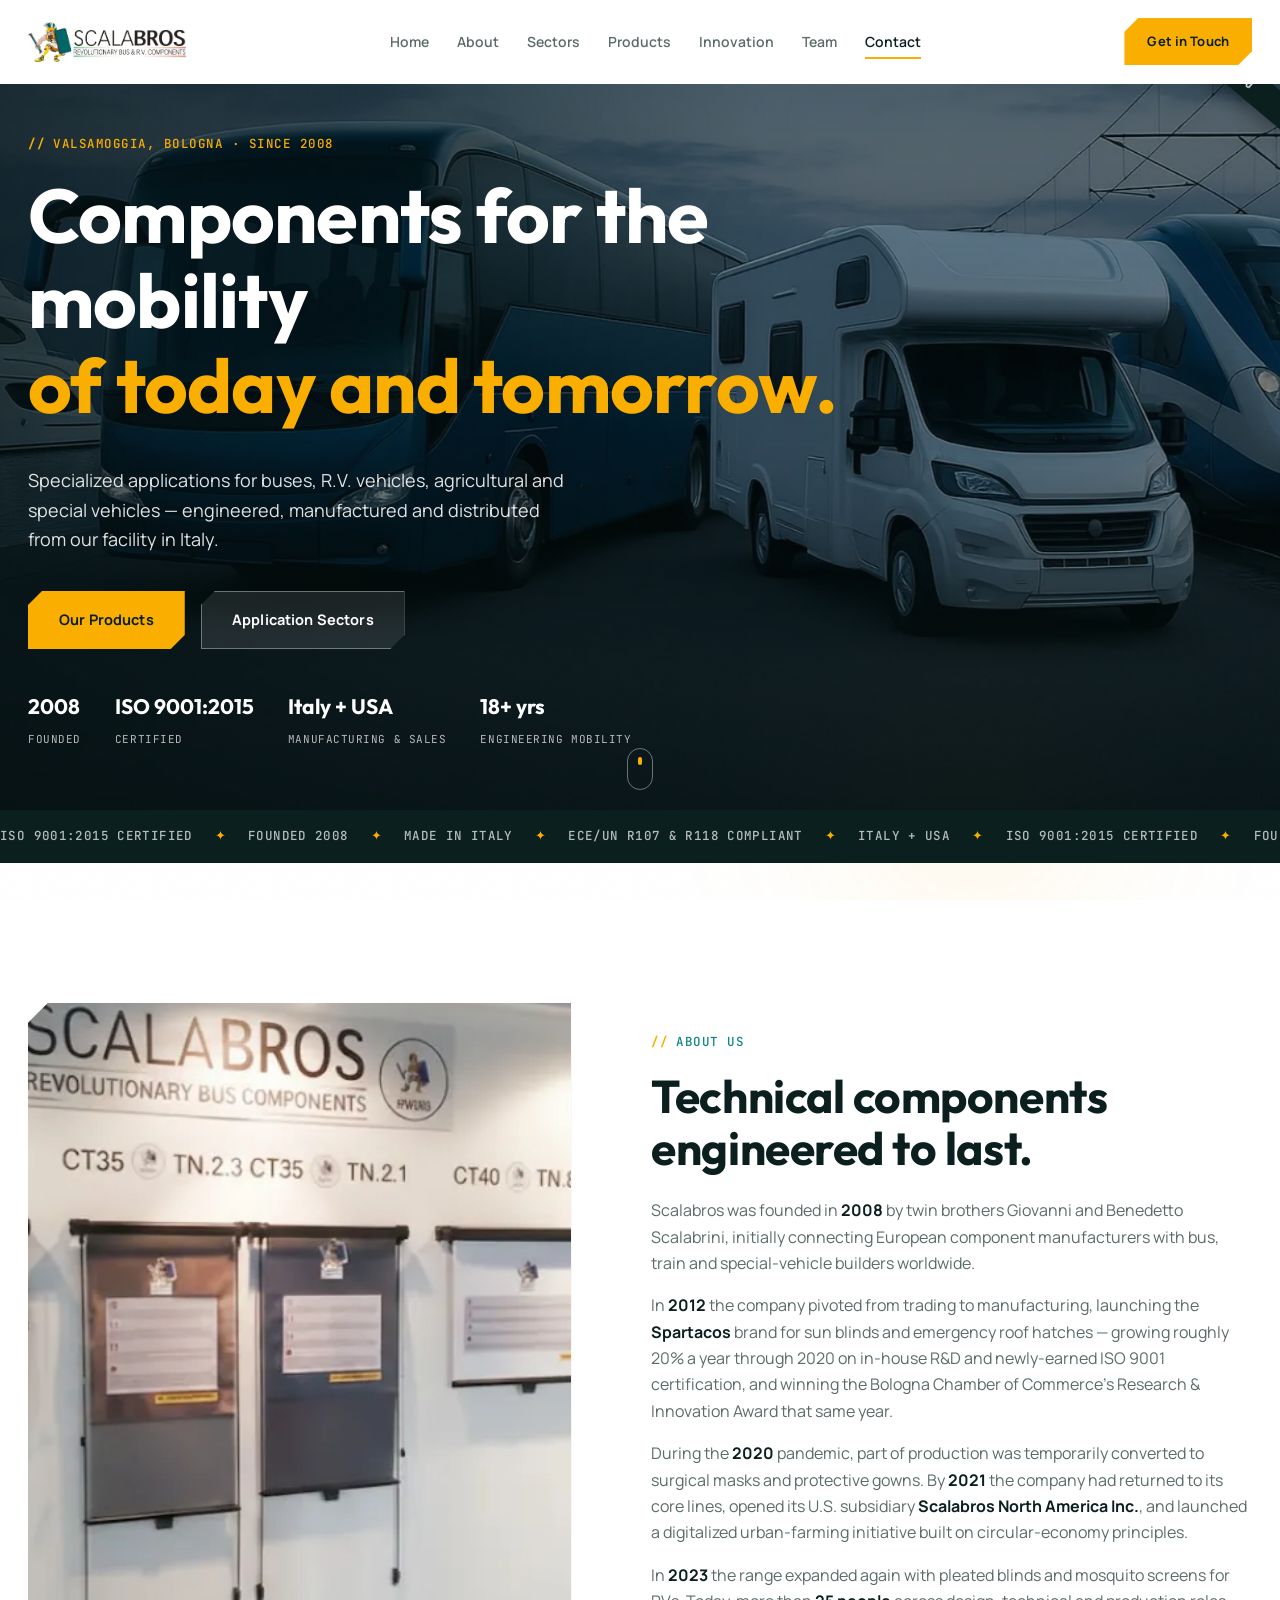
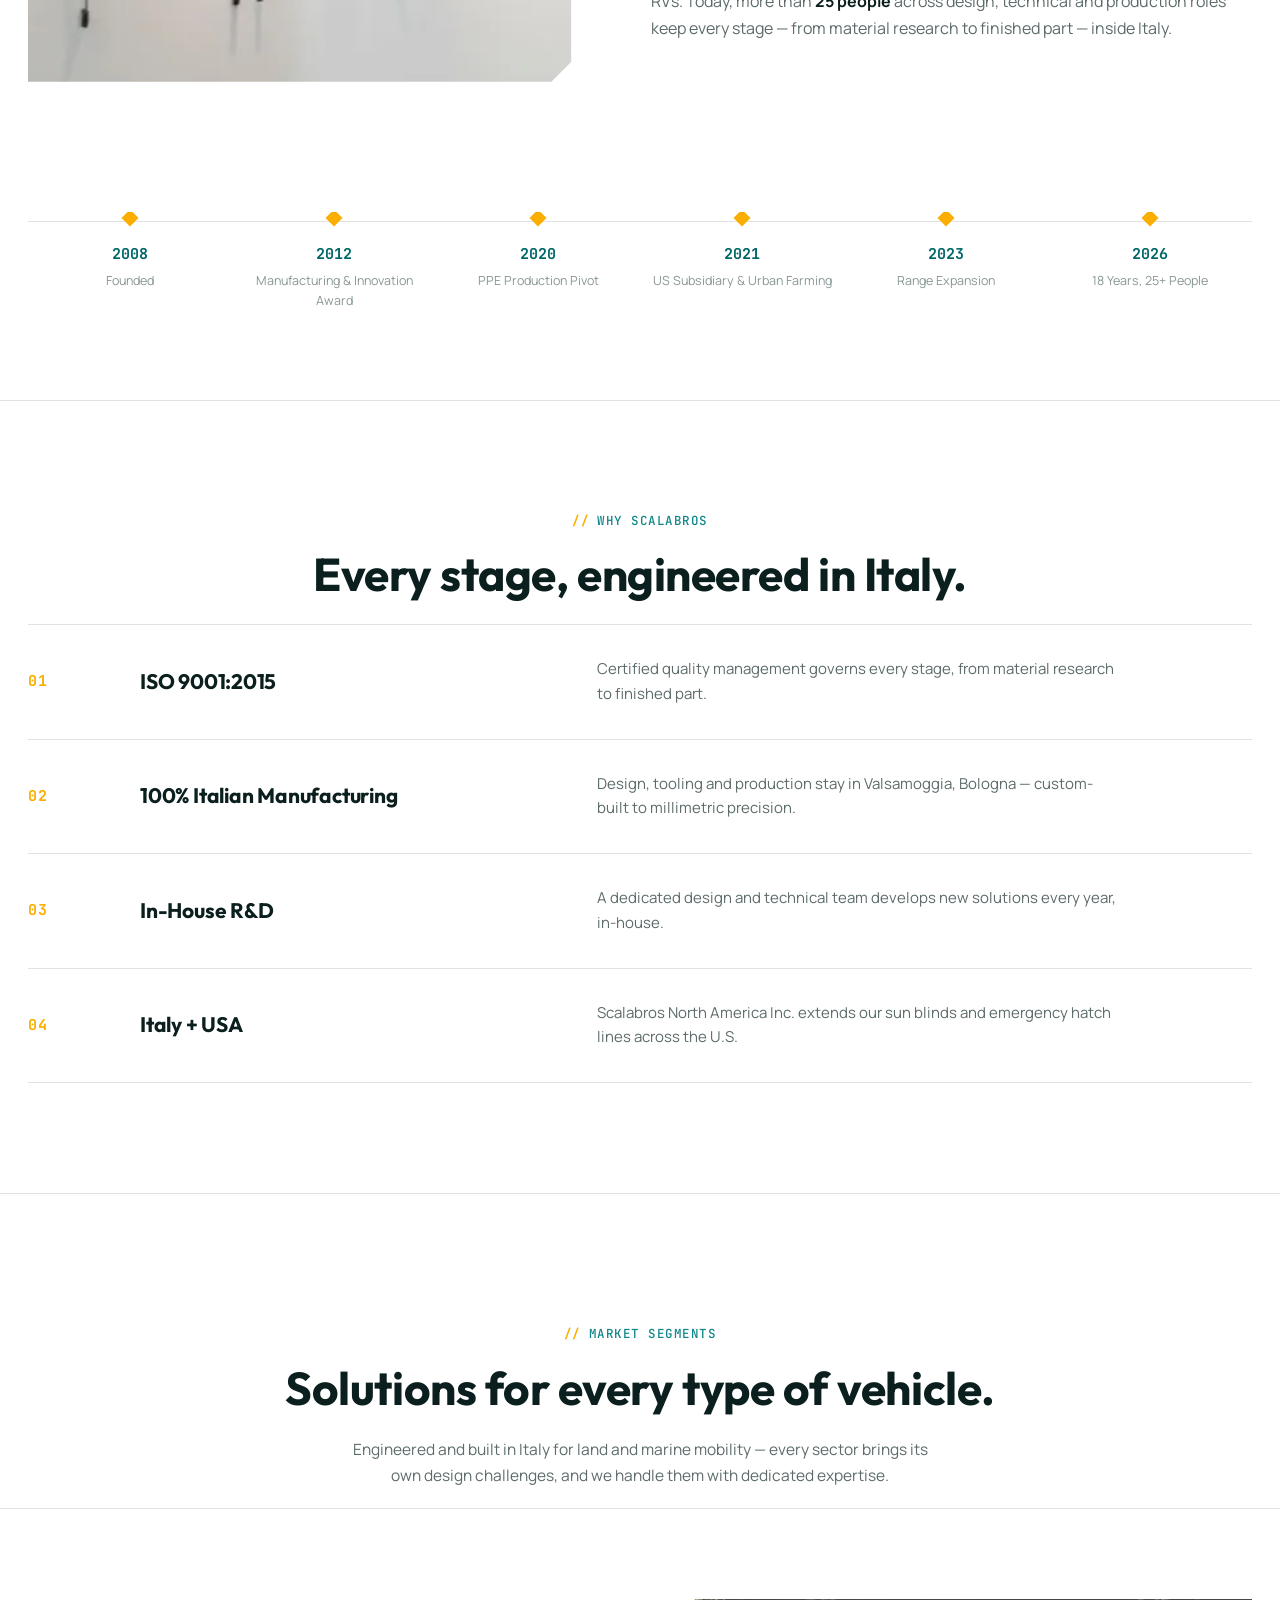
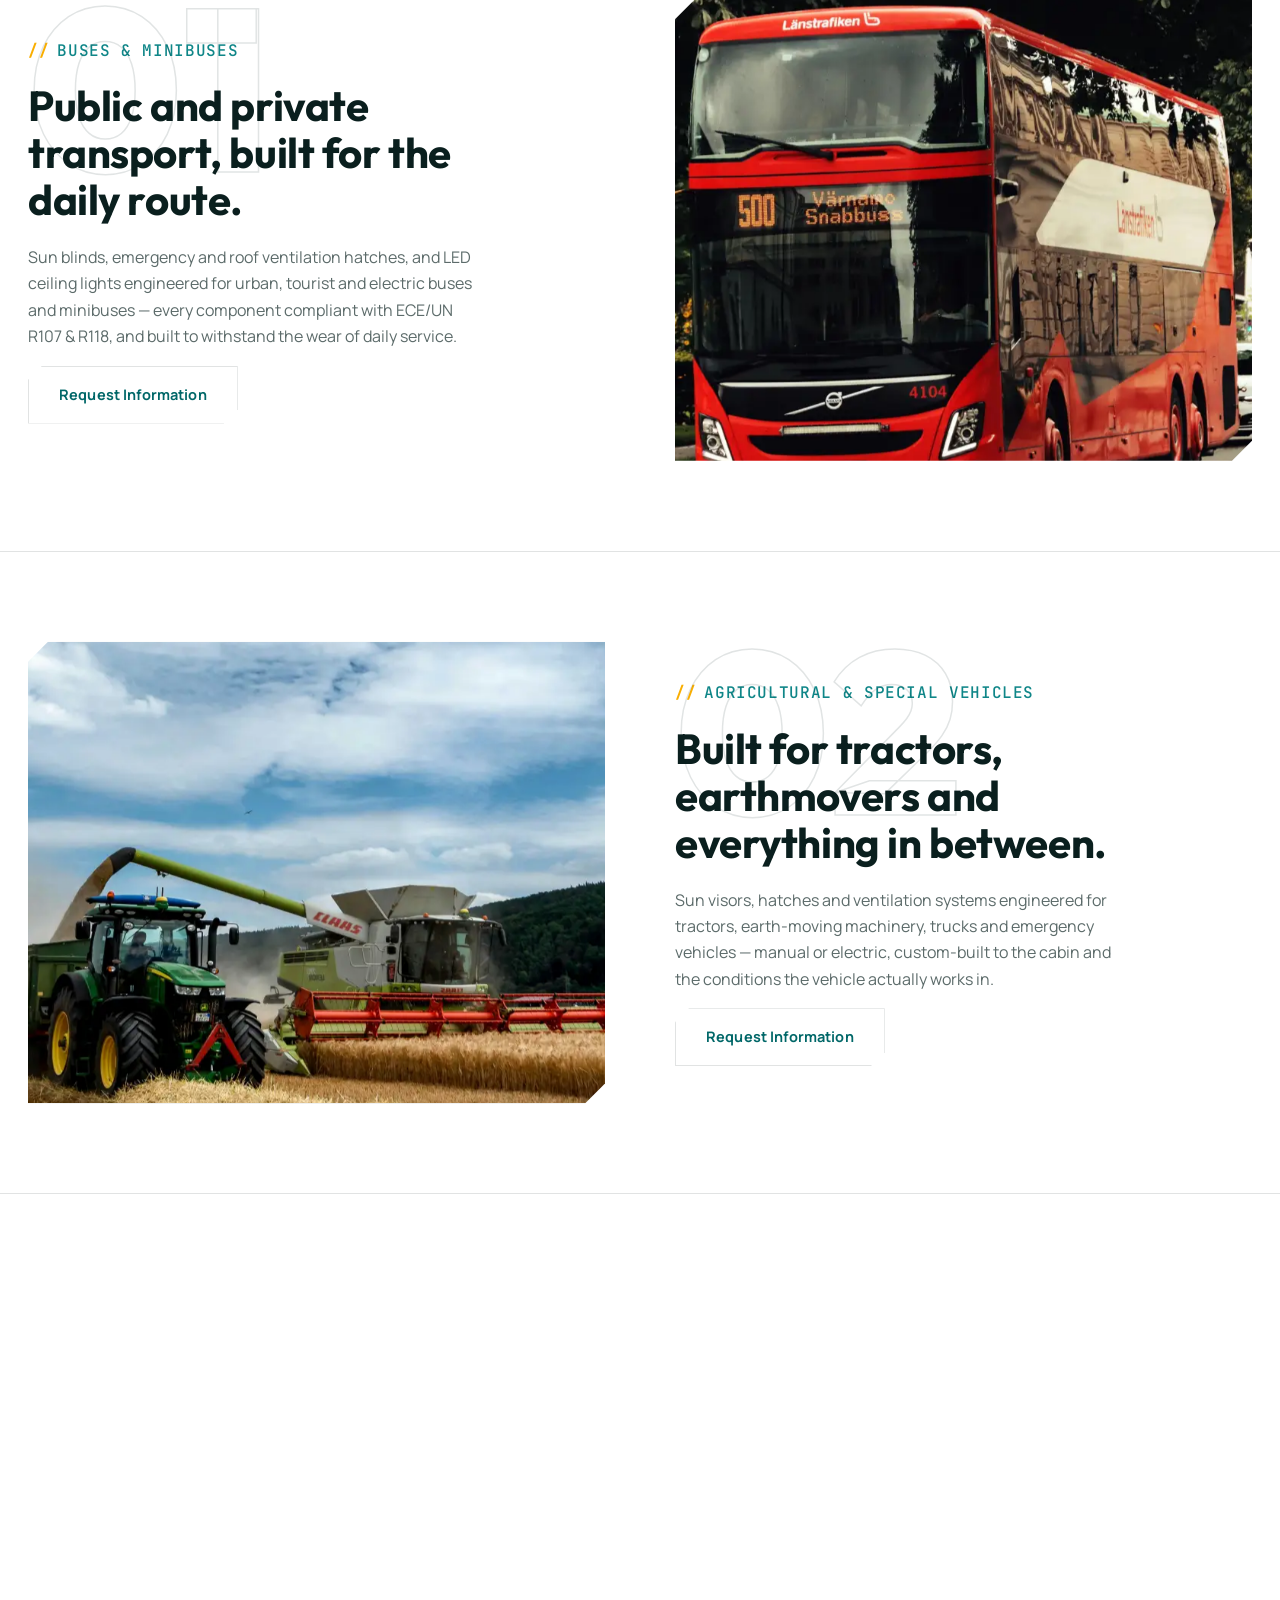
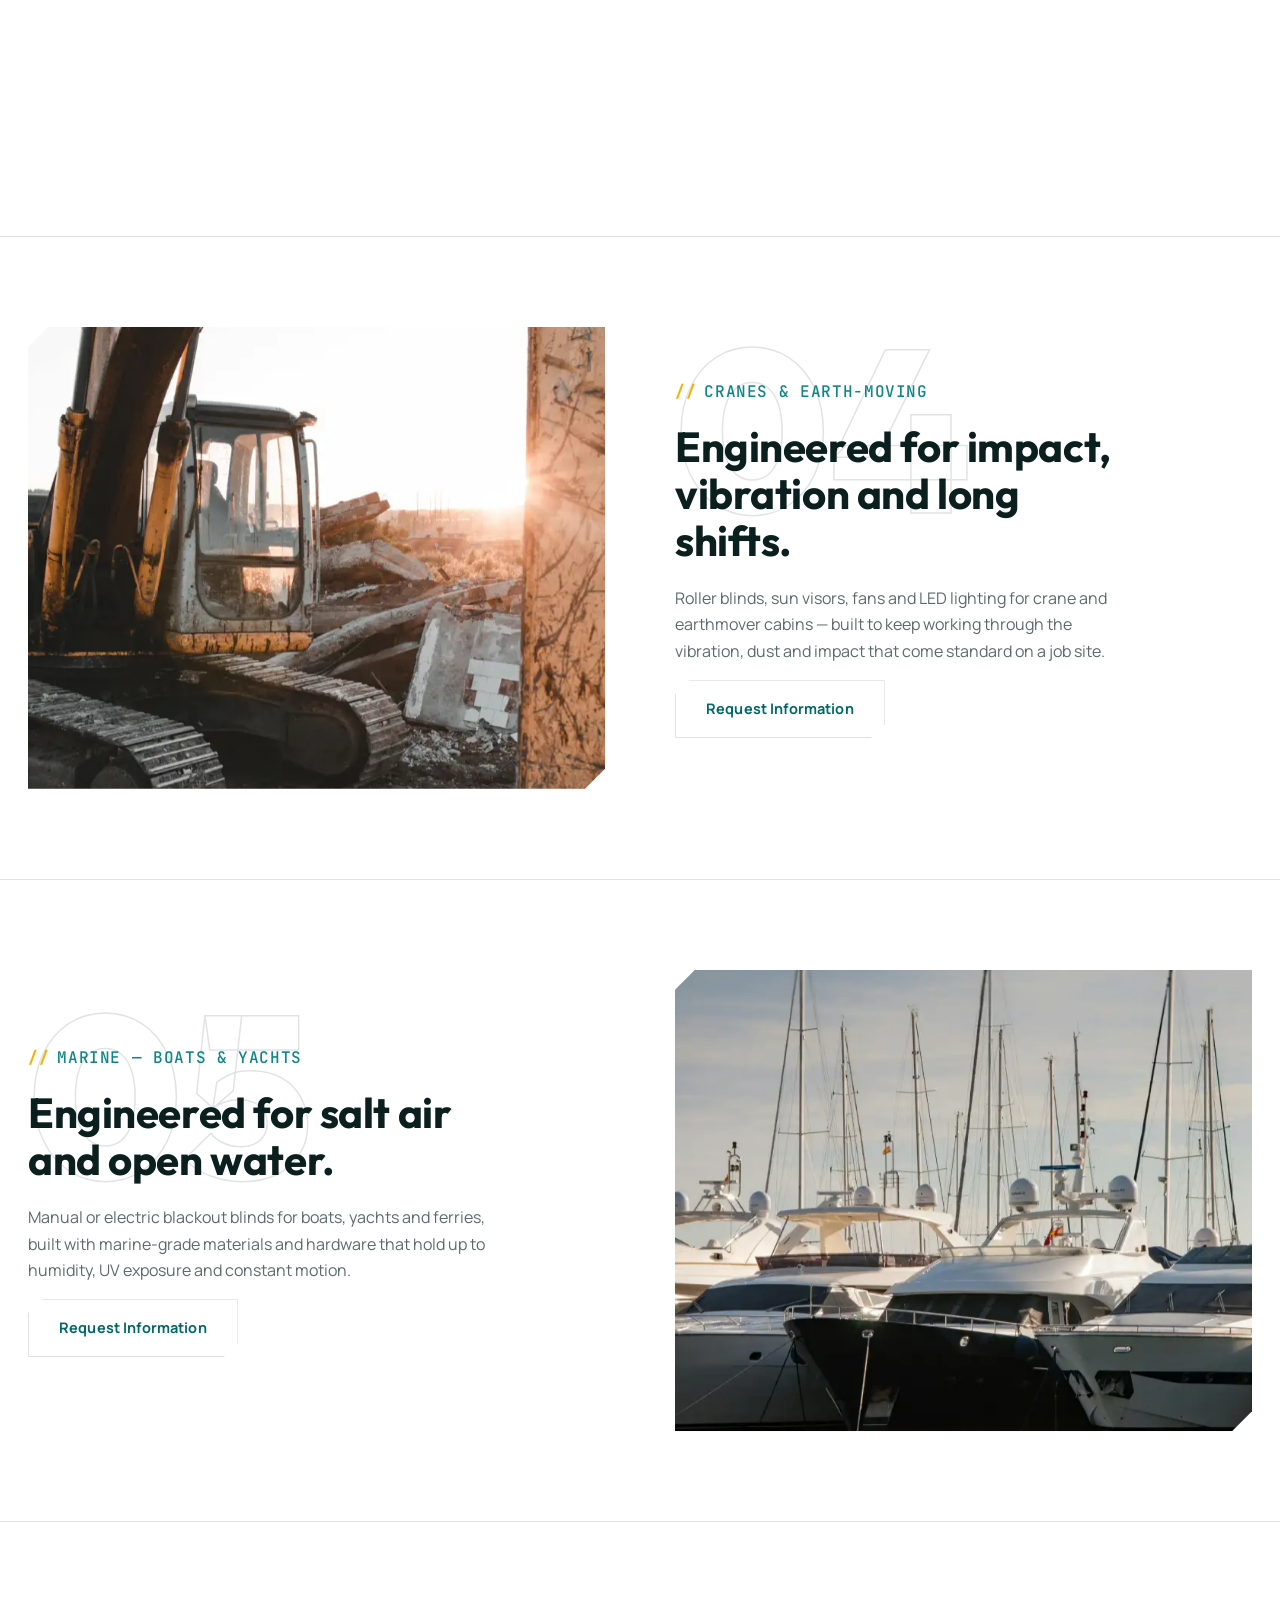
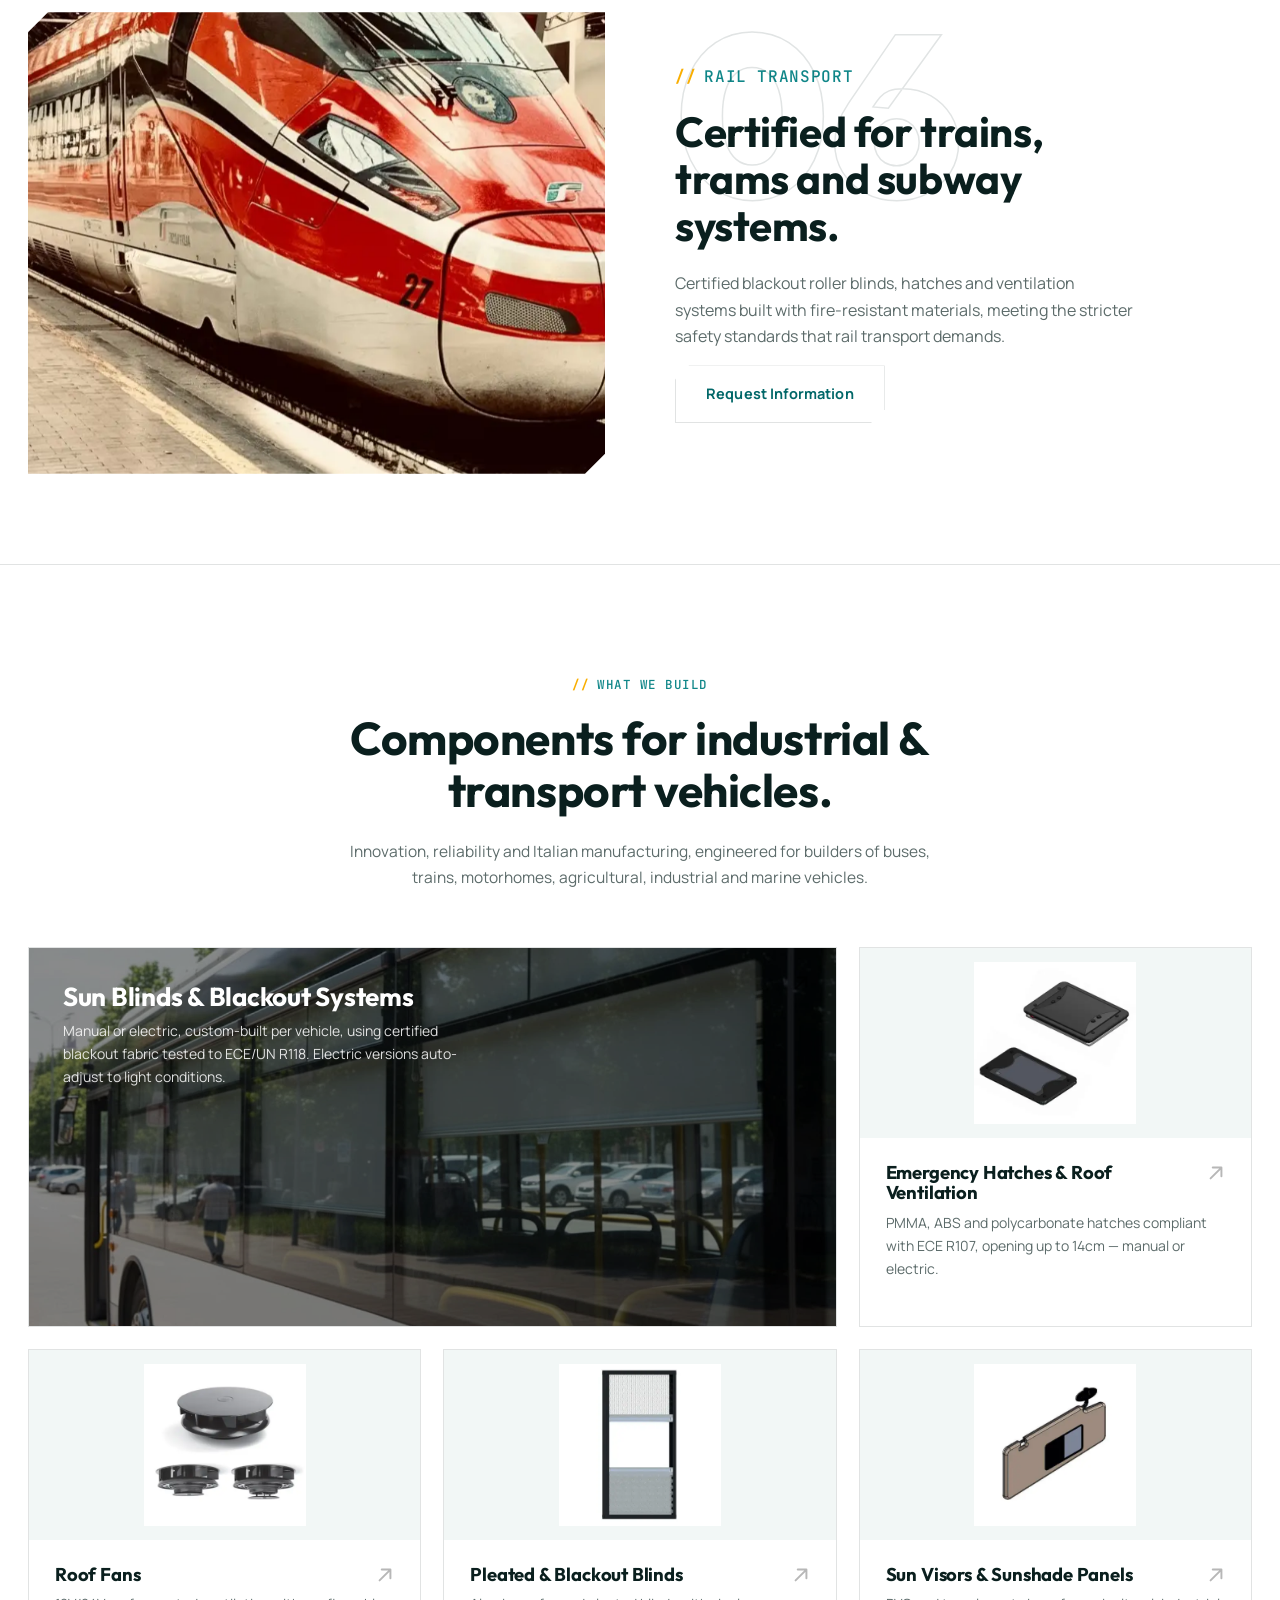
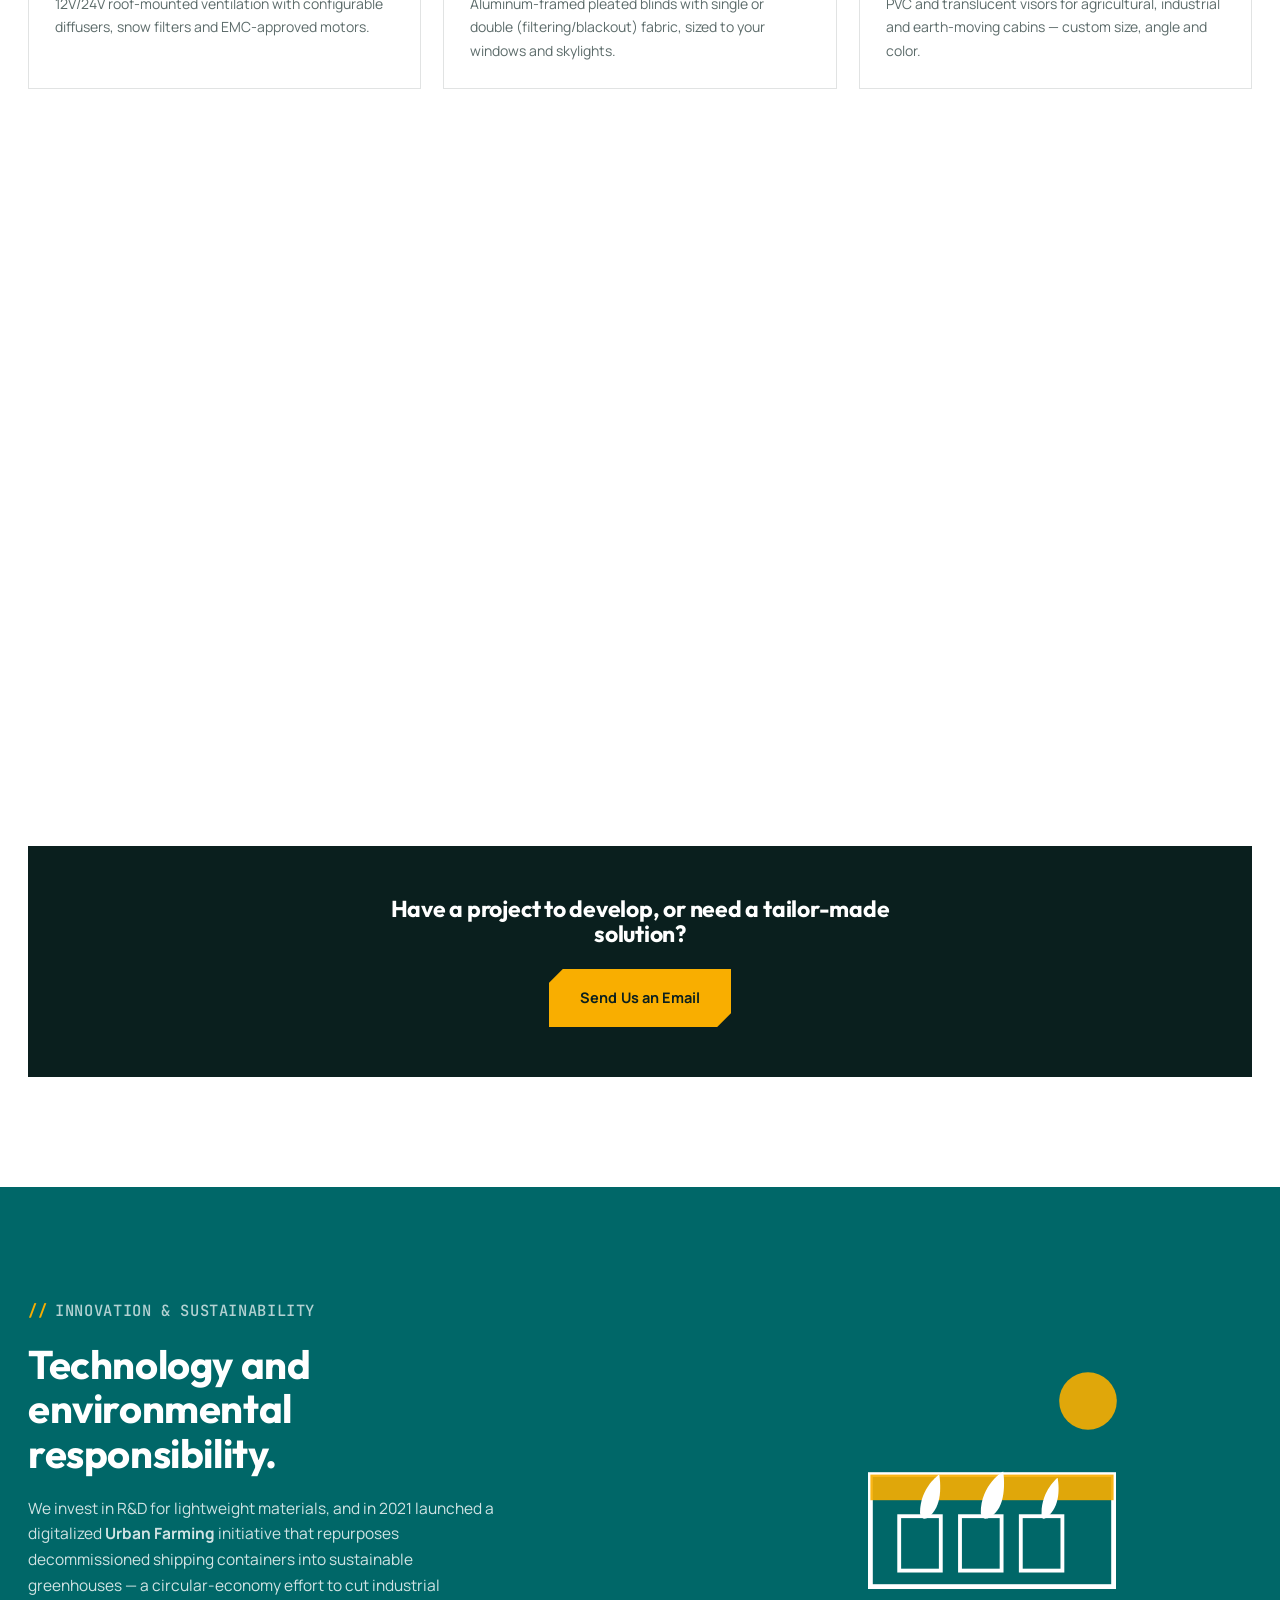
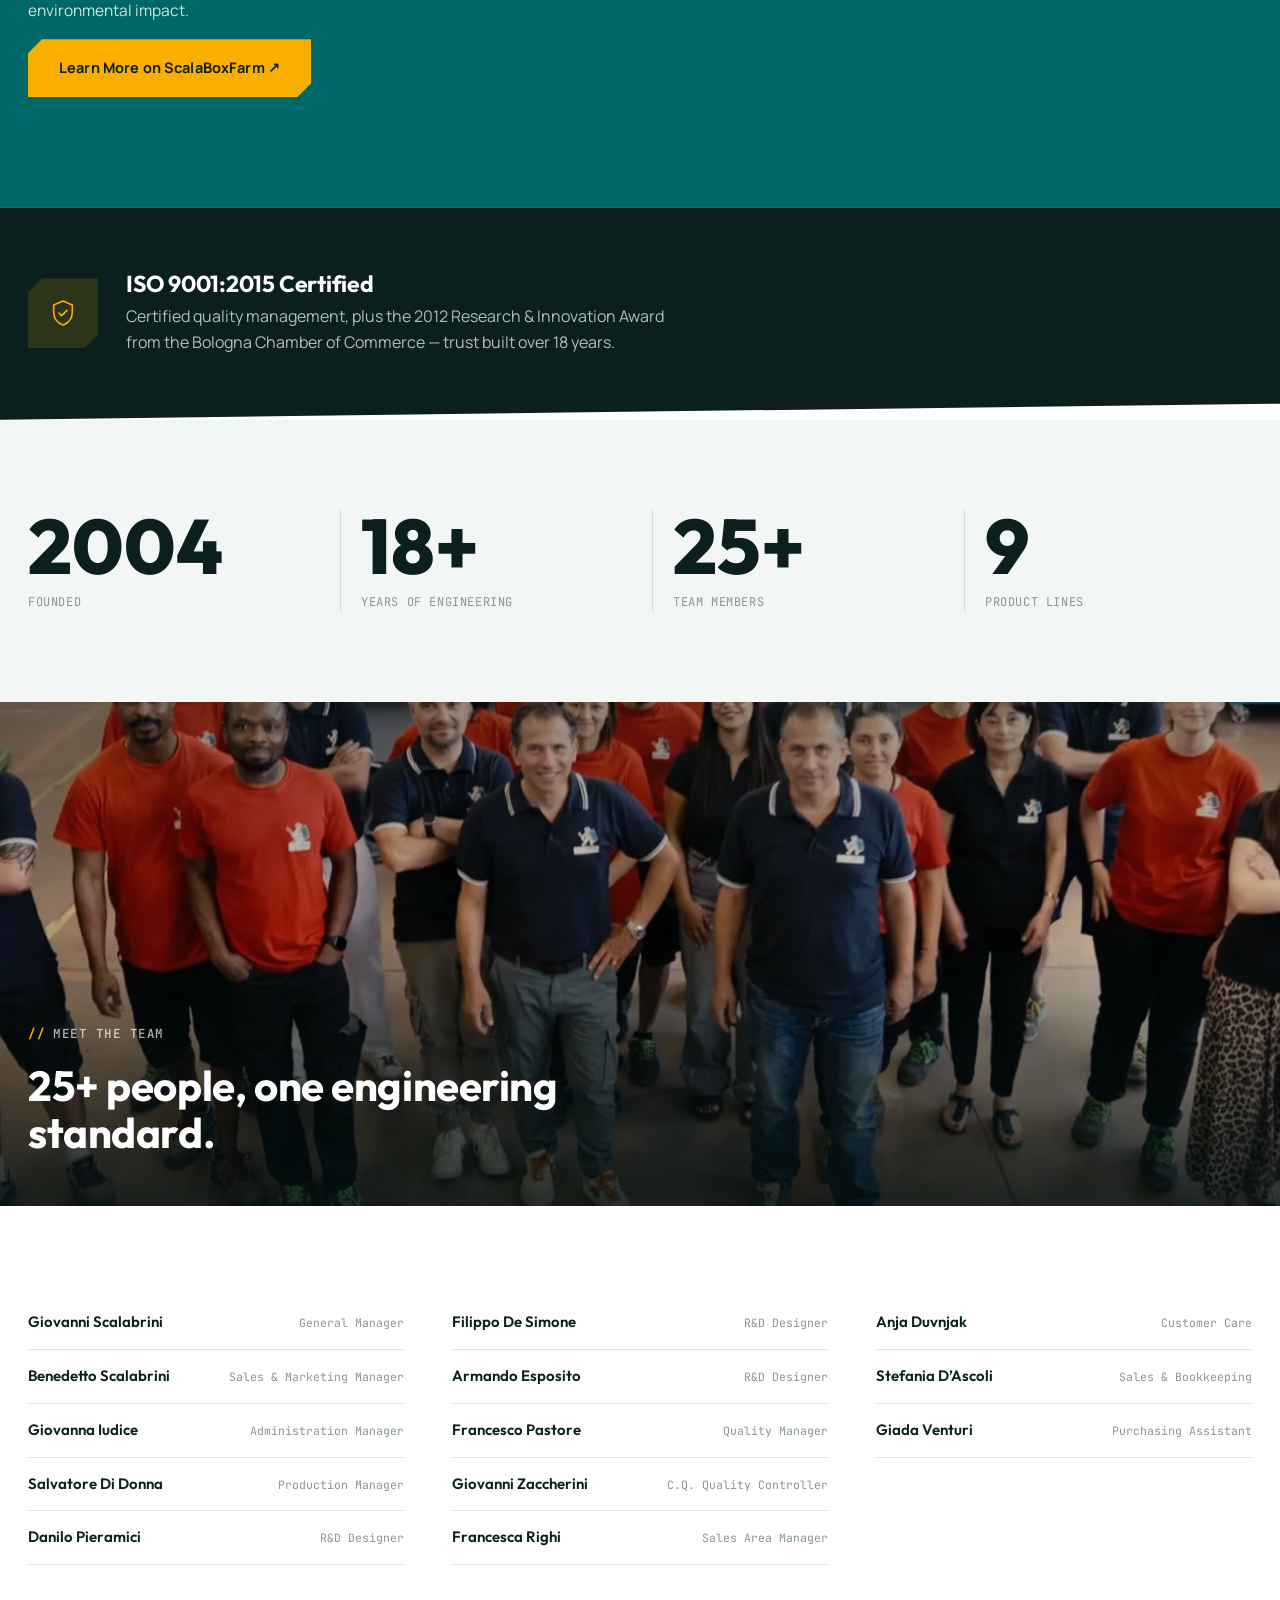
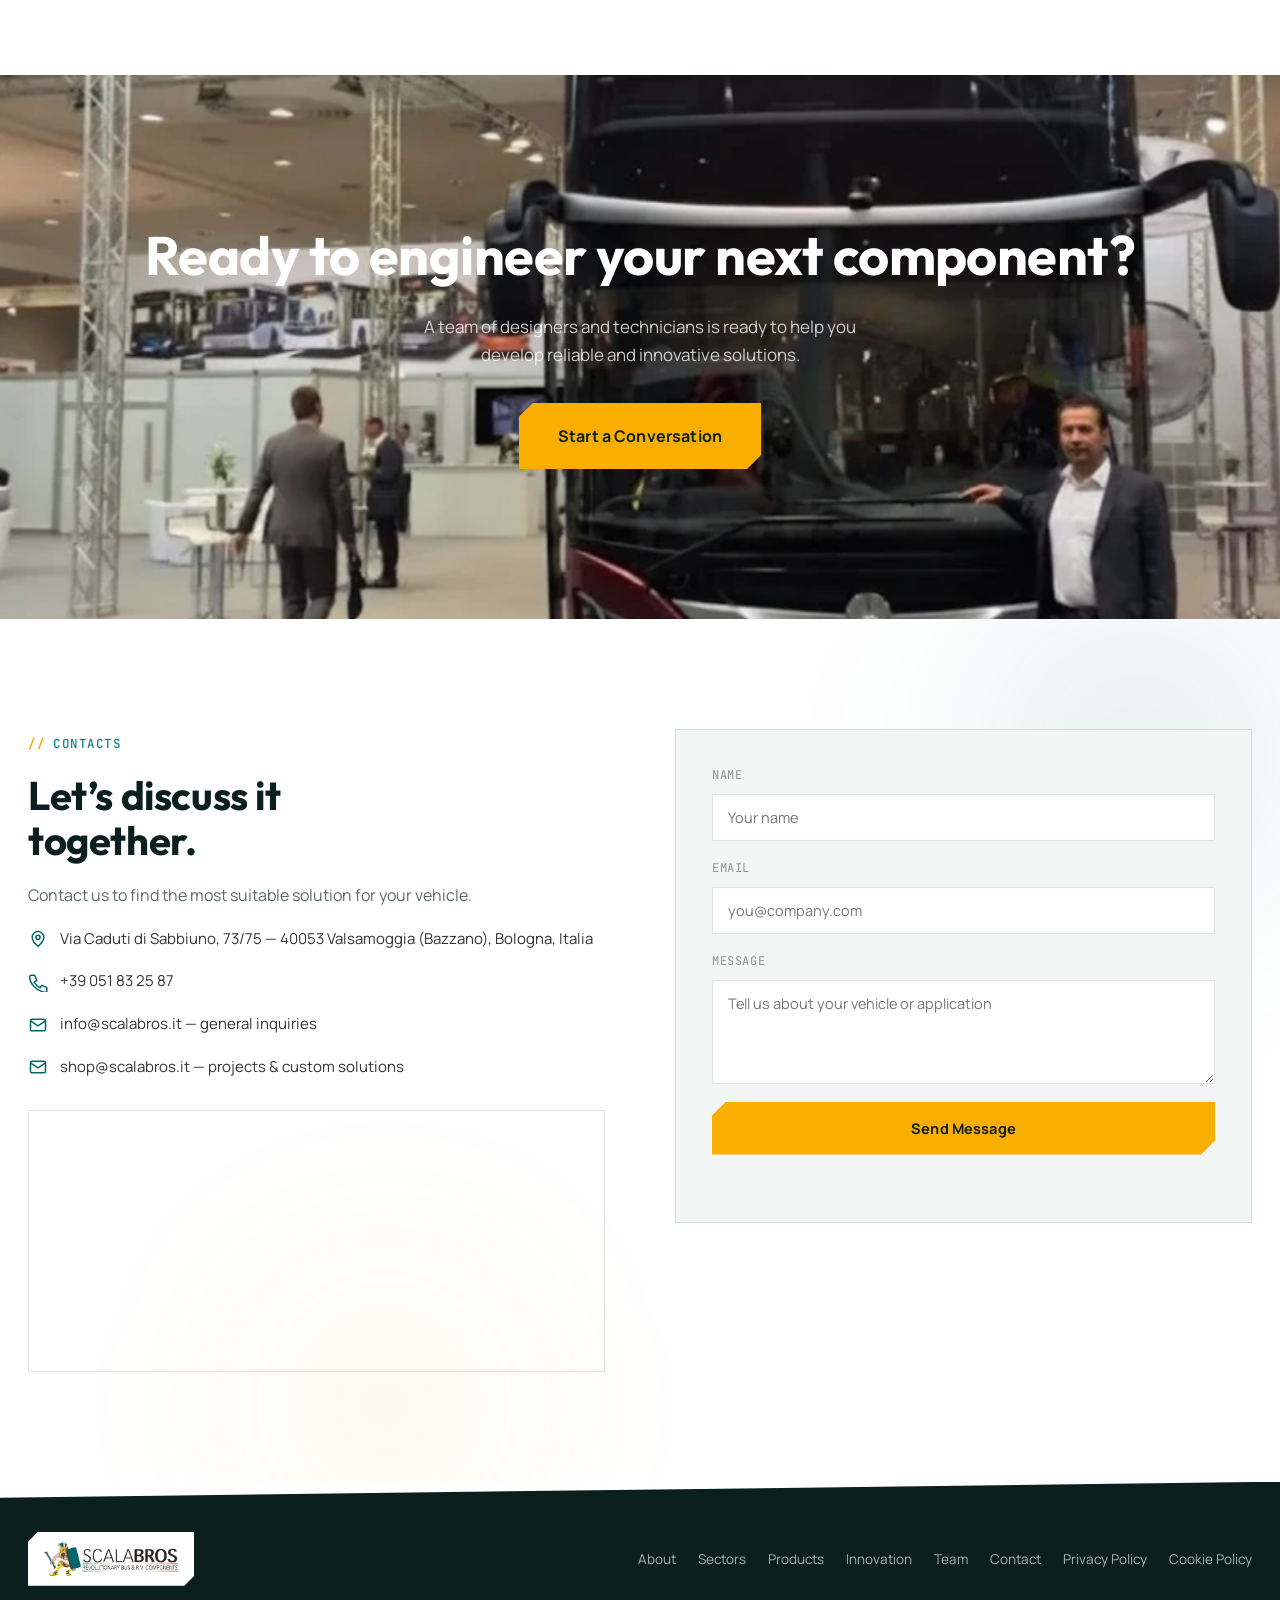
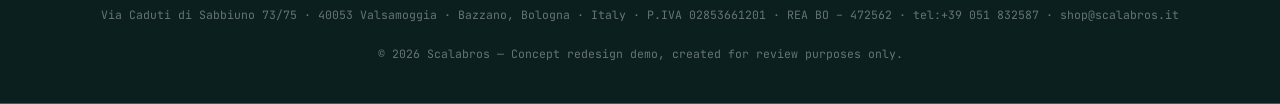
<file: scalabros/index.html>
<!doctype html>
<html lang="en">
<head>
<meta charset="UTF-8" />
<meta name="viewport" content="width=device-width, initial-scale=1, viewport-fit=cover" />
<title>Scalabros — Components for the Mobility of Today and Tomorrow</title>
<meta name="description" content="Scalabros designs, manufactures and distributes technical components for buses, motorhomes, agricultural and special vehicles. Founded 2008, Valsamoggia (BO), Italy. ISO 9001:2015 certified." />
<link rel="preconnect" href="https://fonts.googleapis.com" />
<link rel="preconnect" href="https://fonts.gstatic.com" crossorigin />
<link href="https://fonts.googleapis.com/css2?family=Outfit:wght@400;500;600;700;800&family=Manrope:wght@400;500;600;700;800&family=JetBrains+Mono:wght@400;500;700&display=swap" rel="stylesheet" />
<link rel="stylesheet" href="css/style.css" />
</head>
<body>

<div class="demo-flag" aria-hidden="true">Concept Redesign — Demo</div>
<div class="progress-bar" id="progressBar"></div>
<div class="noise" aria-hidden="true"></div>
<div class="cursor-ring" id="cursorRing" aria-hidden="true"></div>

<!-- ================= NAV ================= -->
<header class="nav" id="nav">
  <div class="nav-inner container">
    <a href="#home" class="logo" aria-label="Scalabros home" data-media>
      <img src="assets/logo-scalabros.webp" alt="Scalabros — Revolutionary Bus &amp; R.V. Components" class="logo-img" data-fallback-text="SCALABROS" />
    </a>

    <nav class="nav-links" id="navLinks">
      <a href="#home" data-nav>Home</a>
      <a href="#about" data-nav>About</a>
      <a href="#segments" data-nav>Sectors</a>
      <a href="#products" data-nav>Products</a>
      <a href="#innovation" data-nav>Innovation</a>
      <a href="#team" data-nav>Team</a>
      <a href="#contact" data-nav>Contact</a>
    </nav>

    <a href="#contact" class="btn btn-primary btn-sm magnetic"><span>Get in Touch</span></a>

    <button class="burger" id="burger" aria-label="Toggle menu" aria-expanded="false">
      <span></span><span></span><span></span>
    </button>
  </div>
</header>

<main id="home">

  <!-- ================= HERO ================= -->
  <section class="hero">
    <div class="hero-media" aria-hidden="true" data-media>
      <img src="assets/scalabros-revolutionary-bus-and-rv-components-componenti-su-misura.webp" alt="" loading="eager" data-speed="0.04" />
    </div>
    <div class="hero-media-overlay"></div>

    <div class="container hero-inner">
      <p class="eyebrow reveal">Valsamoggia, Bologna · Since 2008</p>
      <h1 class="hero-title">
        <span class="reveal" style="--d:0">Components for the mobility</span>
        <span class="reveal accent-text" style="--d:1">of today and tomorrow.</span>
      </h1>
      <p class="hero-sub reveal" style="--d:2">
        Specialized applications for buses, R.V. vehicles, agricultural and special vehicles —
        engineered, manufactured and distributed from our facility in Italy.
      </p>
      <div class="hero-cta reveal" style="--d:3">
        <a href="#products" class="btn btn-primary magnetic"><span>Our Products</span></a>
        <a href="#segments" class="btn btn-ghost-light magnetic"><span>Application Sectors</span></a>
      </div>
      <div class="hero-facts reveal" style="--d:4">
        <div class="fact"><strong>2008</strong><span>Founded</span></div>
        <div class="fact"><strong>ISO 9001:2015</strong><span>Certified</span></div>
        <div class="fact"><strong>Italy + USA</strong><span>Manufacturing &amp; Sales</span></div>
        <div class="fact"><strong>18+ yrs</strong><span>Engineering Mobility</span></div>
      </div>
    </div>

    <a href="#marquee" class="scroll-cue" aria-label="Scroll down"><span></span></a>
  </section>

  <!-- ================= MARQUEE ================= -->
  <section class="marquee" id="marquee">
    <div class="marquee-track">
      <span>ISO 9001:2015 CERTIFIED</span><span class="sep">✦</span>
      <span>FOUNDED 2008</span><span class="sep">✦</span>
      <span>MADE IN ITALY</span><span class="sep">✦</span>
      <span>ECE/UN R107 &amp; R118 COMPLIANT</span><span class="sep">✦</span>
      <span>ITALY + USA</span><span class="sep">✦</span>
      <span>ISO 9001:2015 CERTIFIED</span><span class="sep">✦</span>
      <span>FOUNDED 2008</span><span class="sep">✦</span>
      <span>MADE IN ITALY</span><span class="sep">✦</span>
      <span>ECE/UN R107 &amp; R118 COMPLIANT</span><span class="sep">✦</span>
      <span>ITALY + USA</span><span class="sep">✦</span>
    </div>
  </section>

  <!-- ================= ABOUT ================= -->
  <section class="about" id="about">
    <div class="container about-grid">
      <div class="about-visual chamfer chamfer-shadow reveal-left" data-media>
        <img src="assets/scalabros-prodotti-e-componenti-per-veicoli-e-mezzi-speciali.webp" alt="Scalabros trade-show booth, Revolutionary Bus Components" loading="lazy" data-speed="0.06" />
      </div>
      <div class="about-copy reveal-right" style="--d:1">
        <p class="eyebrow reveal">About Us</p>
        <h2 class="reveal">Technical components engineered to last.</h2>
        <p class="reveal" style="--d:1">
          Scalabros was founded in <strong>2008</strong> by twin brothers Giovanni and Benedetto
          Scalabrini, initially connecting European component manufacturers with bus, train and
          special-vehicle builders worldwide.
        </p>
        <p class="reveal" style="--d:2">
          In <strong>2012</strong> the company pivoted from trading to manufacturing, launching the
          <strong>Spartacos</strong> brand for sun blinds and emergency roof hatches — growing roughly
          20% a year through 2020 on in-house R&amp;D and newly-earned ISO 9001 certification, and
          winning the Bologna Chamber of Commerce&rsquo;s Research &amp; Innovation Award that same year.
        </p>
        <p class="reveal" style="--d:3">
          During the <strong>2020</strong> pandemic, part of production was temporarily converted to
          surgical masks and protective gowns. By <strong>2021</strong> the company had returned to its
          core lines, opened its U.S. subsidiary <strong>Scalabros North America Inc.</strong>, and
          launched a digitalized urban-farming initiative built on circular-economy principles.
        </p>
        <p class="reveal" style="--d:4">
          In <strong>2023</strong> the range expanded again with pleated blinds and mosquito screens
          for RVs. Today, more than <strong>25 people</strong> across design, technical and production
          roles keep every stage — from material research to finished part — inside Italy.
        </p>
      </div>
    </div>

    <div class="container timeline reveal">
      <div class="timeline-track">
        <div class="tl-step"><span class="tl-year">2008</span><span class="tl-label">Founded</span></div>
        <div class="tl-step"><span class="tl-year">2012</span><span class="tl-label">Manufacturing &amp; Innovation Award</span></div>
        <div class="tl-step"><span class="tl-year">2020</span><span class="tl-label">PPE Production Pivot</span></div>
        <div class="tl-step"><span class="tl-year">2021</span><span class="tl-label">US Subsidiary &amp; Urban Farming</span></div>
        <div class="tl-step"><span class="tl-year">2023</span><span class="tl-label">Range Expansion</span></div>
        <div class="tl-step"><span class="tl-year">2026</span><span class="tl-label">18 Years, 25+ People</span></div>
      </div>
    </div>
  </section>

  <!-- ================= VALUES ================= -->
  <section class="values">
    <div class="container">
      <p class="eyebrow reveal center">Why Scalabros</p>
      <h2 class="section-title reveal center">Every stage, engineered in Italy.</h2>

      <div class="values-list">
        <div class="value-row reveal-left">
          <span class="num-tag">01</span>
          <h4>ISO 9001:2015</h4>
          <p>Certified quality management governs every stage, from material research to finished part.</p>
        </div>
        <div class="value-row reveal-right" style="--d:1">
          <span class="num-tag">02</span>
          <h4>100% Italian Manufacturing</h4>
          <p>Design, tooling and production stay in Valsamoggia, Bologna — custom-built to millimetric precision.</p>
        </div>
        <div class="value-row reveal-left" style="--d:2">
          <span class="num-tag">03</span>
          <h4>In-House R&amp;D</h4>
          <p>A dedicated design and technical team develops new solutions every year, in-house.</p>
        </div>
        <div class="value-row reveal-right" style="--d:3">
          <span class="num-tag">04</span>
          <h4>Italy + USA</h4>
          <p>Scalabros North America Inc. extends our sun blinds and emergency hatch lines across the U.S.</p>
        </div>
      </div>
    </div>
  </section>

  <!-- ================= MARKET SEGMENTS ================= -->
  <section class="segments-intro" id="segments">
    <div class="container">
      <p class="eyebrow reveal center">Market Segments</p>
      <h2 class="section-title reveal center">Solutions for every type of vehicle.</h2>
      <p class="section-sub reveal center">Engineered and built in Italy for land and marine mobility — every sector brings its
      own design challenges, and we handle them with dedicated expertise.</p>
    </div>
  </section>

  <div class="segment">
    <div class="container segment-grid">
      <div class="segment-copy reveal-left">
        <span class="segment-num" aria-hidden="true">01</span>
        <p class="eyebrow">Buses &amp; Minibuses</p>
        <h3>Public and private transport, built for the daily route.</h3>
        <p>Sun blinds, emergency and roof ventilation hatches, and LED ceiling lights engineered for
        urban, tourist and electric buses and minibuses — every component compliant with ECE/UN R107
        &amp; R118, and built to withstand the wear of daily service.</p>
        <a href="#contact" class="btn btn-ghost magnetic"><span>Request Information</span></a>
      </div>
      <div class="segment-visual chamfer chamfer-shadow reveal-right" style="--d:1">
        <img src="assets/autobus-e-minibus.webp" alt="Urban bus representing the buses and minibuses sector" loading="lazy" data-speed="0.05" />
      </div>
    </div>
  </div>

  <div class="segment flip">
    <div class="container segment-grid">
      <div class="segment-copy reveal-right">
        <span class="segment-num" aria-hidden="true">02</span>
        <p class="eyebrow">Agricultural &amp; Special Vehicles</p>
        <h3>Built for tractors, earthmovers and everything in between.</h3>
        <p>Sun visors, hatches and ventilation systems engineered for tractors, earth-moving machinery,
        trucks and emergency vehicles — manual or electric, custom-built to the cabin and the conditions
        the vehicle actually works in.</p>
        <a href="#contact" class="btn btn-ghost magnetic"><span>Request Information</span></a>
      </div>
      <div class="segment-visual chamfer chamfer-shadow reveal-left" style="--d:1">
        <img src="assets/veicoli-agricoli-e-speciali.webp" alt="Agricultural machinery representing the agricultural and special vehicles sector" loading="lazy" data-speed="0.05" />
      </div>
    </div>
  </div>

  <div class="segment">
    <div class="container segment-grid">
      <div class="segment-copy reveal-left">
        <span class="segment-num" aria-hidden="true">03</span>
        <p class="eyebrow">Motorhomes &amp; RVs</p>
        <h3>Comfort and privacy for life on the move.</h3>
        <p>Blackout blinds, mosquito screens and sun visors for campers, vans and RVs — designed around
        comfort, privacy and energy efficiency for owners who spend as much time on the road as they do
        at home.</p>
        <a href="#contact" class="btn btn-ghost magnetic"><span>Request Information</span></a>
      </div>
      <div class="segment-visual chamfer chamfer-shadow reveal-right" style="--d:1">
        <img src="assets/camper-e-veicoli-ricreazionali.webp" alt="Motorhome representing the recreational vehicles sector" loading="lazy" data-speed="0.05" />
      </div>
    </div>
  </div>

  <div class="segment flip">
    <div class="container segment-grid">
      <div class="segment-copy reveal-right">
        <span class="segment-num" aria-hidden="true">04</span>
        <p class="eyebrow">Cranes &amp; Earth-Moving</p>
        <h3>Engineered for impact, vibration and long shifts.</h3>
        <p>Roller blinds, sun visors, fans and LED lighting for crane and earthmover cabins — built to
        keep working through the vibration, dust and impact that come standard on a job site.</p>
        <a href="#contact" class="btn btn-ghost magnetic"><span>Request Information</span></a>
      </div>
      <div class="segment-visual chamfer chamfer-shadow reveal-left" style="--d:1">
        <img src="assets/gru-e-movimento-terra.webp" alt="Excavator representing the cranes and earth-moving machinery sector" loading="lazy" data-speed="0.05" />
      </div>
    </div>
  </div>

  <div class="segment">
    <div class="container segment-grid">
      <div class="segment-copy reveal-left">
        <span class="segment-num" aria-hidden="true">05</span>
        <p class="eyebrow">Marine — Boats &amp; Yachts</p>
        <h3>Engineered for salt air and open water.</h3>
        <p>Manual or electric blackout blinds for boats, yachts and ferries, built with marine-grade
        materials and hardware that hold up to humidity, UV exposure and constant motion.</p>
        <a href="#contact" class="btn btn-ghost magnetic"><span>Request Information</span></a>
      </div>
      <div class="segment-visual chamfer chamfer-shadow reveal-right" style="--d:1">
        <img src="assets/settore-nautico.webp" alt="Yachts representing the marine sector" loading="lazy" data-speed="0.05" />
      </div>
    </div>
  </div>

  <div class="segment flip">
    <div class="container segment-grid">
      <div class="segment-copy reveal-right">
        <span class="segment-num" aria-hidden="true">06</span>
        <p class="eyebrow">Rail Transport</p>
        <h3>Certified for trains, trams and subway systems.</h3>
        <p>Certified blackout roller blinds, hatches and ventilation systems built with fire-resistant
        materials, meeting the stricter safety standards that rail transport demands.</p>
        <a href="#contact" class="btn btn-ghost magnetic"><span>Request Information</span></a>
      </div>
      <div class="segment-visual chamfer chamfer-shadow reveal-left" style="--d:1">
        <img src="assets/settore-ferroviario.webp" alt="High-speed train representing the rail transport sector" loading="lazy" data-speed="0.05" />
      </div>
    </div>
  </div>

  <!-- ================= PRODUCTS ================= -->
  <section class="products" id="products">
    <div class="ambient" aria-hidden="true"><span class="g1" style="top:-8%; left:20%;"></span><span class="g2" style="bottom:-10%; right:10%;"></span></div>
    <div class="container">
      <p class="eyebrow reveal center">What We Build</p>
      <h2 class="section-title reveal center">Components for industrial &amp; transport vehicles.</h2>
      <p class="section-sub reveal center">Innovation, reliability and Italian manufacturing, engineered for builders of buses, trains,
      motorhomes, agricultural, industrial and marine vehicles.</p>

      <div class="tile-grid products-grid">
        <a href="#contact" class="tile reveal">
          <div class="tile-photo"><img src="assets/autobus-di-linea-con-tendine-parasole-Scalabros.webp" alt="Scalabros sun blinds lowered inside a city bus" loading="lazy" /></div>
          <div class="tile-body">
            <h3>Sun Blinds &amp; Blackout Systems</h3>
            <p>Manual or electric, custom-built per vehicle, using certified blackout fabric tested to ECE/UN R118. Electric versions auto-adjust to light conditions.</p>
            <svg class="tile-arrow" viewBox="0 0 24 24"><path d="M7 17L17 7M9 7h8v8" stroke="currentColor" stroke-width="1.8" fill="none" stroke-linecap="round" stroke-linejoin="round"/></svg>
          </div>
        </a>
        <a href="#contact" class="tile reveal" style="--d:1">
          <div class="tile-photo"><img src="assets/botole-emergenza-e-ventilazione-a-tetto-scalabros.webp" alt="Scalabros emergency roof hatch" loading="lazy" /></div>
          <div class="tile-body">
            <h3>Emergency Hatches &amp; Roof Ventilation</h3>
            <p>PMMA, ABS and polycarbonate hatches compliant with ECE R107, opening up to 14cm — manual or electric.</p>
            <svg class="tile-arrow" viewBox="0 0 24 24"><path d="M7 17L17 7M9 7h8v8" stroke="currentColor" stroke-width="1.8" fill="none" stroke-linecap="round" stroke-linejoin="round"/></svg>
          </div>
        </a>
        <a href="#contact" class="tile reveal" style="--d:2">
          <div class="tile-photo"><img src="assets/ventilatori-a-tetto-scalabros.webp" alt="Scalabros roof ventilation fan" loading="lazy" /></div>
          <div class="tile-body">
            <h3>Roof Fans</h3>
            <p>12V/24V roof-mounted ventilation with configurable diffusers, snow filters and EMC-approved motors.</p>
            <svg class="tile-arrow" viewBox="0 0 24 24"><path d="M7 17L17 7M9 7h8v8" stroke="currentColor" stroke-width="1.8" fill="none" stroke-linecap="round" stroke-linejoin="round"/></svg>
          </div>
        </a>
        <a href="#contact" class="tile reveal" style="--d:3">
          <div class="tile-photo"><img src="assets/tendine-plissettate-scalabros.webp" alt="Scalabros pleated blind" loading="lazy" /></div>
          <div class="tile-body">
            <h3>Pleated &amp; Blackout Blinds</h3>
            <p>Aluminum-framed pleated blinds with single or double (filtering/blackout) fabric, sized to your windows and skylights.</p>
            <svg class="tile-arrow" viewBox="0 0 24 24"><path d="M7 17L17 7M9 7h8v8" stroke="currentColor" stroke-width="1.8" fill="none" stroke-linecap="round" stroke-linejoin="round"/></svg>
          </div>
        </a>
        <a href="#contact" class="tile reveal" style="--d:4">
          <div class="tile-photo"><img src="assets/pantine-e-alette-parasole-scalabros-1.webp" alt="Scalabros sun visor panel" loading="lazy" /></div>
          <div class="tile-body">
            <h3>Sun Visors &amp; Sunshade Panels</h3>
            <p>PVC and translucent visors for agricultural, industrial and earth-moving cabins — custom size, angle and color.</p>
            <svg class="tile-arrow" viewBox="0 0 24 24"><path d="M7 17L17 7M9 7h8v8" stroke="currentColor" stroke-width="1.8" fill="none" stroke-linecap="round" stroke-linejoin="round"/></svg>
          </div>
        </a>
        <a href="#contact" class="tile reveal" style="--d:5">
          <div class="tile-photo"><img src="assets/illuminazione-a-led-scalabros.webp" alt="Scalabros LED ceiling light" loading="lazy" /></div>
          <div class="tile-body">
            <h3>LED Lighting</h3>
            <p>Interior, ceiling, spotlight and emergency LED lighting rated 50,000+ hours — white, blue or custom colors.</p>
            <svg class="tile-arrow" viewBox="0 0 24 24"><path d="M7 17L17 7M9 7h8v8" stroke="currentColor" stroke-width="1.8" fill="none" stroke-linecap="round" stroke-linejoin="round"/></svg>
          </div>
        </a>
        <a href="#contact" class="tile reveal" style="--d:6">
          <div class="tile-photo"><img src="assets/prese-usb-scalabros.webp" alt="Scalabros USB charging socket" loading="lazy" /></div>
          <div class="tile-body">
            <h3>USB Sockets &amp; Chargers</h3>
            <p>12V/24V, 1–2 port charging units in self-extinguishing ABS housings with overload and reverse-polarity protection.</p>
            <svg class="tile-arrow" viewBox="0 0 24 24"><path d="M7 17L17 7M9 7h8v8" stroke="currentColor" stroke-width="1.8" fill="none" stroke-linecap="round" stroke-linejoin="round"/></svg>
          </div>
        </a>
        <a href="#contact" class="tile reveal" style="--d:7">
          <div class="tile-photo no-photo"><svg viewBox="0 0 48 48" width="40" height="40"><circle cx="24" cy="24" r="10" stroke="#006768" stroke-width="2.2" fill="none"/><circle cx="24" cy="24" r="16" stroke="#f9ae00" stroke-width="1.6" fill="none" stroke-dasharray="2 5"/></svg></div>
          <div class="tile-body">
            <h3>Capacitive Buttons</h3>
            <p>Touch-sensitive stop-request and control buttons (9–32V), UV-resistant ABS, LED-backlit symbols.</p>
            <svg class="tile-arrow" viewBox="0 0 24 24"><path d="M7 17L17 7M9 7h8v8" stroke="currentColor" stroke-width="1.8" fill="none" stroke-linecap="round" stroke-linejoin="round"/></svg>
          </div>
        </a>
        <a href="https://vignal-group.com" target="_blank" rel="noopener" class="tile reveal" style="--d:8">
          <div class="tile-photo no-photo"><svg viewBox="0 0 48 48" width="40" height="40"><circle cx="24" cy="24" r="15" stroke="#006768" stroke-width="2.2" fill="none"/><path d="M24 15v9l6 4" stroke="#f9ae00" stroke-width="2.4" fill="none" stroke-linecap="round" stroke-linejoin="round"/></svg></div>
          <div class="tile-body">
            <h3>AVAS &amp; LED Clocks</h3>
            <p>Distributed line — Scalabros is an official distributor of Vignal Group–Sesaly systems.</p>
            <svg class="tile-arrow" viewBox="0 0 24 24"><path d="M7 17L17 7M9 7h8v8" stroke="currentColor" stroke-width="1.8" fill="none" stroke-linecap="round" stroke-linejoin="round"/></svg>
          </div>
        </a>
      </div>

      <div class="products-cta reveal">
        <h3>Have a project to develop, or need a tailor-made solution?</h3>
        <a href="mailto:shop@scalabros.it" class="btn btn-primary magnetic"><span>Send Us an Email</span></a>
      </div>
    </div>
  </section>

  <!-- ================= INNOVATION ================= -->
  <section class="innovation" id="innovation">
    <div class="container innovation-grid">
      <div class="innovation-copy reveal-left">
        <p class="eyebrow on-dark">Innovation &amp; Sustainability</p>
        <h2>Technology and environmental responsibility.</h2>
        <p>We invest in R&amp;D for lightweight materials, and in 2021 launched a digitalized
        <strong>Urban Farming</strong> initiative that repurposes decommissioned shipping containers
        into sustainable greenhouses — a circular-economy effort to cut industrial environmental
        impact.</p>
        <a href="https://www.scalaboxfarm.it" target="_blank" rel="noopener" class="btn btn-primary magnetic"><span>Learn More on ScalaBoxFarm ↗</span></a>
      </div>
      <div class="innovation-visual reveal-right" style="--d:1">
        <svg viewBox="0 0 200 200" class="farm-illustration" aria-hidden="true">
          <rect x="24" y="86" width="152" height="70" fill="none" stroke="#ffffff" stroke-width="3"/>
          <rect x="24" y="86" width="152" height="16" fill="#f9ae00" opacity=".9"/>
          <rect x="42" y="112" width="26" height="34" fill="none" stroke="#ffffff" stroke-width="2.4"/>
          <rect x="80" y="112" width="26" height="34" fill="none" stroke="#ffffff" stroke-width="2.4"/>
          <rect x="118" y="112" width="26" height="34" fill="none" stroke="#ffffff" stroke-width="2.4"/>
          <path class="leaf" d="M55 110c0-16 12-24 12-24s3 16-4 24-8 0-8 0z" fill="#ffffff"/>
          <path class="leaf" d="M93 110c0-18 14-26 14-26s3 18-5 26-9 0-9 0z" fill="#ffffff" style="animation-delay:.6s"/>
          <path class="leaf" d="M131 110c0-14 10-22 10-22s3 14-4 22-6 0-6 0z" fill="#ffffff" style="animation-delay:1.2s"/>
          <circle cx="160" cy="40" r="18" fill="#f9ae00" opacity=".9" class="sun"/>
        </svg>
      </div>
    </div>
  </section>

  <!-- ================= CERTIFICATIONS ================= -->
  <section class="certifications" id="certifications">
    <div class="container cert-inner reveal">
      <div class="cert-badge">
        <svg viewBox="0 0 48 48"><path d="M24 6l14 6v10c0 10-6 17-14 20-8-3-14-10-14-20V12z" stroke="#f9ae00" stroke-width="2.4" fill="none" stroke-linejoin="round"/><path d="M18 24l4 4 8-8" stroke="#f9ae00" stroke-width="2.4" fill="none" stroke-linecap="round" stroke-linejoin="round"/></svg>
      </div>
      <div>
        <h2>ISO 9001:2015 Certified</h2>
        <p>Certified quality management, plus the 2012 Research &amp; Innovation Award from the Bologna Chamber of Commerce — trust built over 18 years.</p>
      </div>
    </div>
  </section>

  <!-- ================= STATS ================= -->
  <section class="stats-ticker">
    <div class="container stats-row">
      <div class="stat-block reveal">
        <span class="stat-num" data-count="2008" data-format="year">0</span>
        <span class="stat-label">Founded</span>
      </div>
      <div class="stat-block reveal" style="--d:1">
        <span class="stat-num" data-count="18" data-suffix="+">0</span>
        <span class="stat-label">Years of Engineering</span>
      </div>
      <div class="stat-block reveal" style="--d:2">
        <span class="stat-num" data-count="25" data-suffix="+">0</span>
        <span class="stat-label">Team Members</span>
      </div>
      <div class="stat-block reveal" style="--d:3">
        <span class="stat-num" data-count="9" data-suffix="">0</span>
        <span class="stat-label">Product Lines</span>
      </div>
    </div>
  </section>

  <!-- ================= TEAM ================= -->
  <section class="team" id="team">
    <div class="team-banner" data-media>
      <img src="assets/scalabros-team.webp" alt="The Scalabros team at the production facility" loading="lazy" data-speed="0.04" />
      <div class="team-banner-copy reveal">
        <p class="eyebrow on-dark">Meet the Team</p>
        <h2>25+ people, one engineering standard.</h2>
      </div>
    </div>

    <div class="container">
      <div class="roster reveal">
        <div class="roster-item"><strong>Giovanni Scalabrini</strong><span>General Manager</span></div>
        <div class="roster-item"><strong>Benedetto Scalabrini</strong><span>Sales &amp; Marketing Manager</span></div>
        <div class="roster-item"><strong>Giovanna Iudice</strong><span>Administration Manager</span></div>
        <div class="roster-item"><strong>Salvatore Di Donna</strong><span>Production Manager</span></div>
        <div class="roster-item"><strong>Danilo Pieramici</strong><span>R&amp;D Designer</span></div>
        <div class="roster-item"><strong>Filippo De Simone</strong><span>R&amp;D Designer</span></div>
        <div class="roster-item"><strong>Armando Esposito</strong><span>R&amp;D Designer</span></div>
        <div class="roster-item"><strong>Francesco Pastore</strong><span>Quality Manager</span></div>
        <div class="roster-item"><strong>Giovanni Zaccherini</strong><span>C.Q. Quality Controller</span></div>
        <div class="roster-item"><strong>Francesca Righi</strong><span>Sales Area Manager</span></div>
        <div class="roster-item"><strong>Anja Duvnjak</strong><span>Customer Care</span></div>
        <div class="roster-item"><strong>Stefania D&rsquo;Ascoli</strong><span>Sales &amp; Bookkeeping</span></div>
        <div class="roster-item"><strong>Giada Venturi</strong><span>Purchasing Assistant</span></div>
      </div>
    </div>
  </section>

  <!-- ================= CTA BANNER ================= -->
  <section class="cta-banner">
    <div class="cta-media" aria-hidden="true" data-media>
      <img src="assets/Scalabros-spartacos-revolutionary-autobus-components.webp" alt="" loading="lazy" />
    </div>
    <div class="cta-inner container reveal">
      <h2>Ready to engineer your next component?</h2>
      <p>A team of designers and technicians is ready to help you develop reliable and innovative solutions.</p>
      <a href="#contact" class="btn btn-primary btn-lg magnetic"><span>Start a Conversation</span></a>
    </div>
  </section>

  <!-- ================= CONTACT ================= -->
  <section class="contact" id="contact">
    <div class="ambient" aria-hidden="true"><span class="g1" style="top:-10%; right:-6%;"></span><span class="g2" style="bottom:-12%; left:16%;"></span></div>
    <div class="container contact-grid">
      <div class="contact-info reveal-left">
        <p class="eyebrow">Contacts</p>
        <h2>Let&rsquo;s discuss it together.</h2>
        <p class="muted">Contact us to find the most suitable solution for your vehicle.</p>
        <div class="info-line">
          <svg viewBox="0 0 24 24"><path d="M12 21s-7-6.2-7-11a7 7 0 1 1 14 0c0 4.8-7 11-7 11z" stroke="#006768" stroke-width="1.8" fill="none"/><circle cx="12" cy="10" r="2.5" stroke="#006768" stroke-width="1.8" fill="none"/></svg>
          <span>Via Caduti di Sabbiuno, 73/75 — 40053 Valsamoggia (Bazzano), Bologna, Italia</span>
        </div>
        <div class="info-line">
          <svg viewBox="0 0 24 24"><path d="M4 4h4l2.5 6-3 2a14 14 0 0 0 7 7l2-3 6 2.5v4a2 2 0 0 1-2 2C10.3 22.5 1.5 13.7 2 5.5A2 2 0 0 1 4 4z" stroke="#006768" stroke-width="1.8" fill="none" stroke-linejoin="round"/></svg>
          <span><a href="tel:+39051832587">+39 051 83 25 87</a></span>
        </div>
        <div class="info-line">
          <svg viewBox="0 0 24 24"><rect x="3" y="5" width="18" height="14" rx="2" stroke="#006768" stroke-width="1.8" fill="none"/><path d="M3 7l9 6 9-6" stroke="#006768" stroke-width="1.8" fill="none"/></svg>
          <span><a href="mailto:info@scalabros.it">info@scalabros.it</a> — general inquiries</span>
        </div>
        <div class="info-line">
          <svg viewBox="0 0 24 24"><rect x="3" y="5" width="18" height="14" rx="2" stroke="#006768" stroke-width="1.8" fill="none"/><path d="M3 7l9 6 9-6" stroke="#006768" stroke-width="1.8" fill="none"/></svg>
          <span><a href="mailto:shop@scalabros.it">shop@scalabros.it</a> — projects &amp; custom solutions</span>
        </div>

        <div class="contact-map reveal" style="--d:1">
          <iframe
            title="Scalabros headquarters map"
            src="https://www.google.com/maps?q=Via+Caduti+di+Sabbiuno+73/75,+40053+Valsamoggia+BO,+Italia&output=embed"
            loading="lazy" referrerpolicy="no-referrer-when-downgrade"></iframe>
        </div>
      </div>

      <form class="contact-form reveal-right" style="--d:1" onsubmit="event.preventDefault(); this.querySelector('.form-status').textContent='Thanks — this is a demo form, no message was actually sent.';">
        <div class="field">
          <label for="name">Name</label>
          <input id="name" type="text" placeholder="Your name" required />
        </div>
        <div class="field">
          <label for="email">Email</label>
          <input id="email" type="email" placeholder="you@company.com" required />
        </div>
        <div class="field">
          <label for="message">Message</label>
          <textarea id="message" rows="4" placeholder="Tell us about your vehicle or application"></textarea>
        </div>
        <button type="submit" class="btn btn-primary magnetic full"><span>Send Message</span></button>
        <p class="form-status" role="status"></p>
      </form>
    </div>
  </section>

</main>

<!-- ================= FOOTER ================= -->
<footer class="footer">
  <div class="container footer-inner">
    <a href="#home" class="logo chamfer-sm" data-media>
      <img src="assets/logo-scalabros.webp" alt="Scalabros" class="logo-img" data-fallback-text="SCALABROS" />
    </a>
    <nav class="footer-links">
      <a href="#about">About</a>
      <a href="#segments">Sectors</a>
      <a href="#products">Products</a>
      <a href="#innovation">Innovation</a>
      <a href="#team">Team</a>
      <a href="#contact">Contact</a>
      <a href="https://www.scalabros.it/privacy-policy-en/" target="_blank" rel="noopener">Privacy Policy</a>
      <a href="https://www.scalabros.it/cookie-policy-en/" target="_blank" rel="noopener">Cookie Policy</a>
    </nav>
    <p class="footer-note">Via Caduti di Sabbiuno 73/75 · 40053 Valsamoggia · Bazzano, Bologna · Italy · P.IVA 02853661201 · REA BO – 472562 · tel:+39 051 832587 · shop@scalabros.it</p>
    <p class="footer-note">© 2026 Scalabros — Concept redesign demo, created for review purposes only.</p>
  </div>
</footer>

<script src="js/main.js"></script>
</body>
</html>
</file>
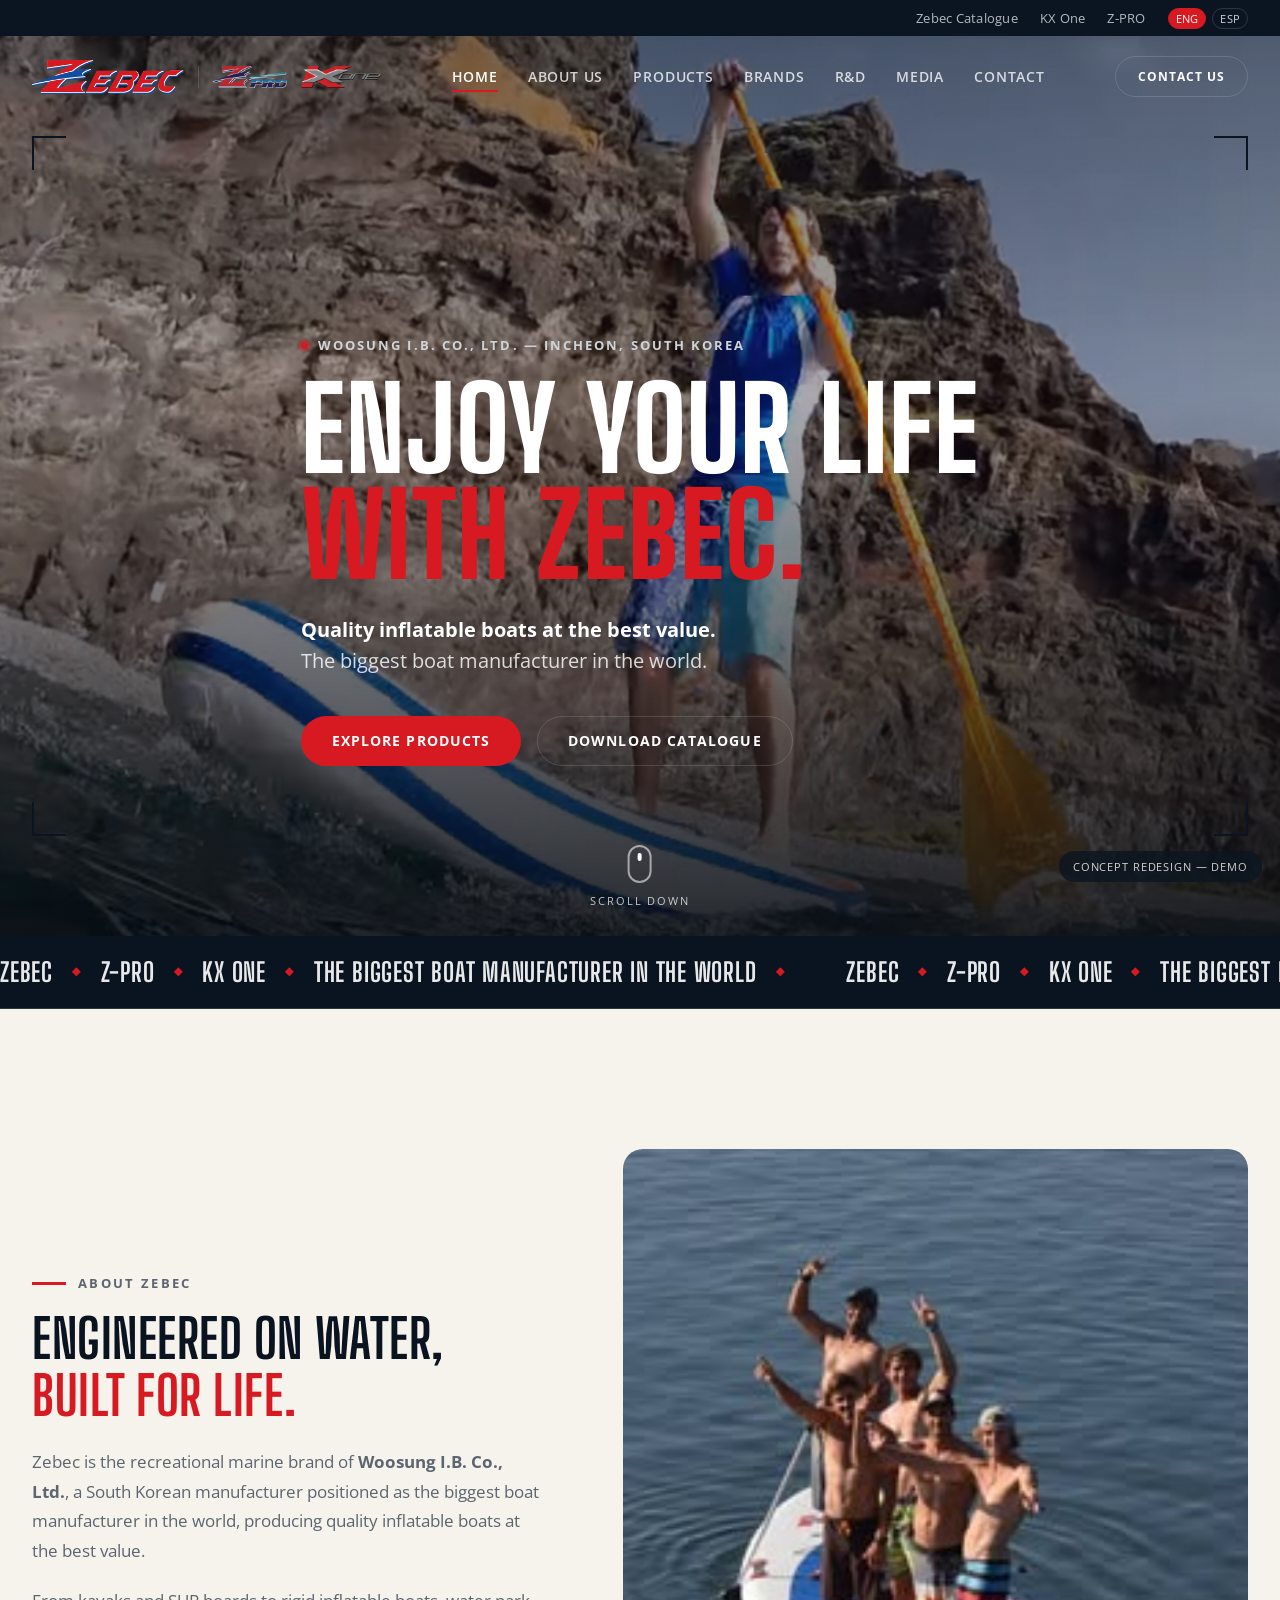
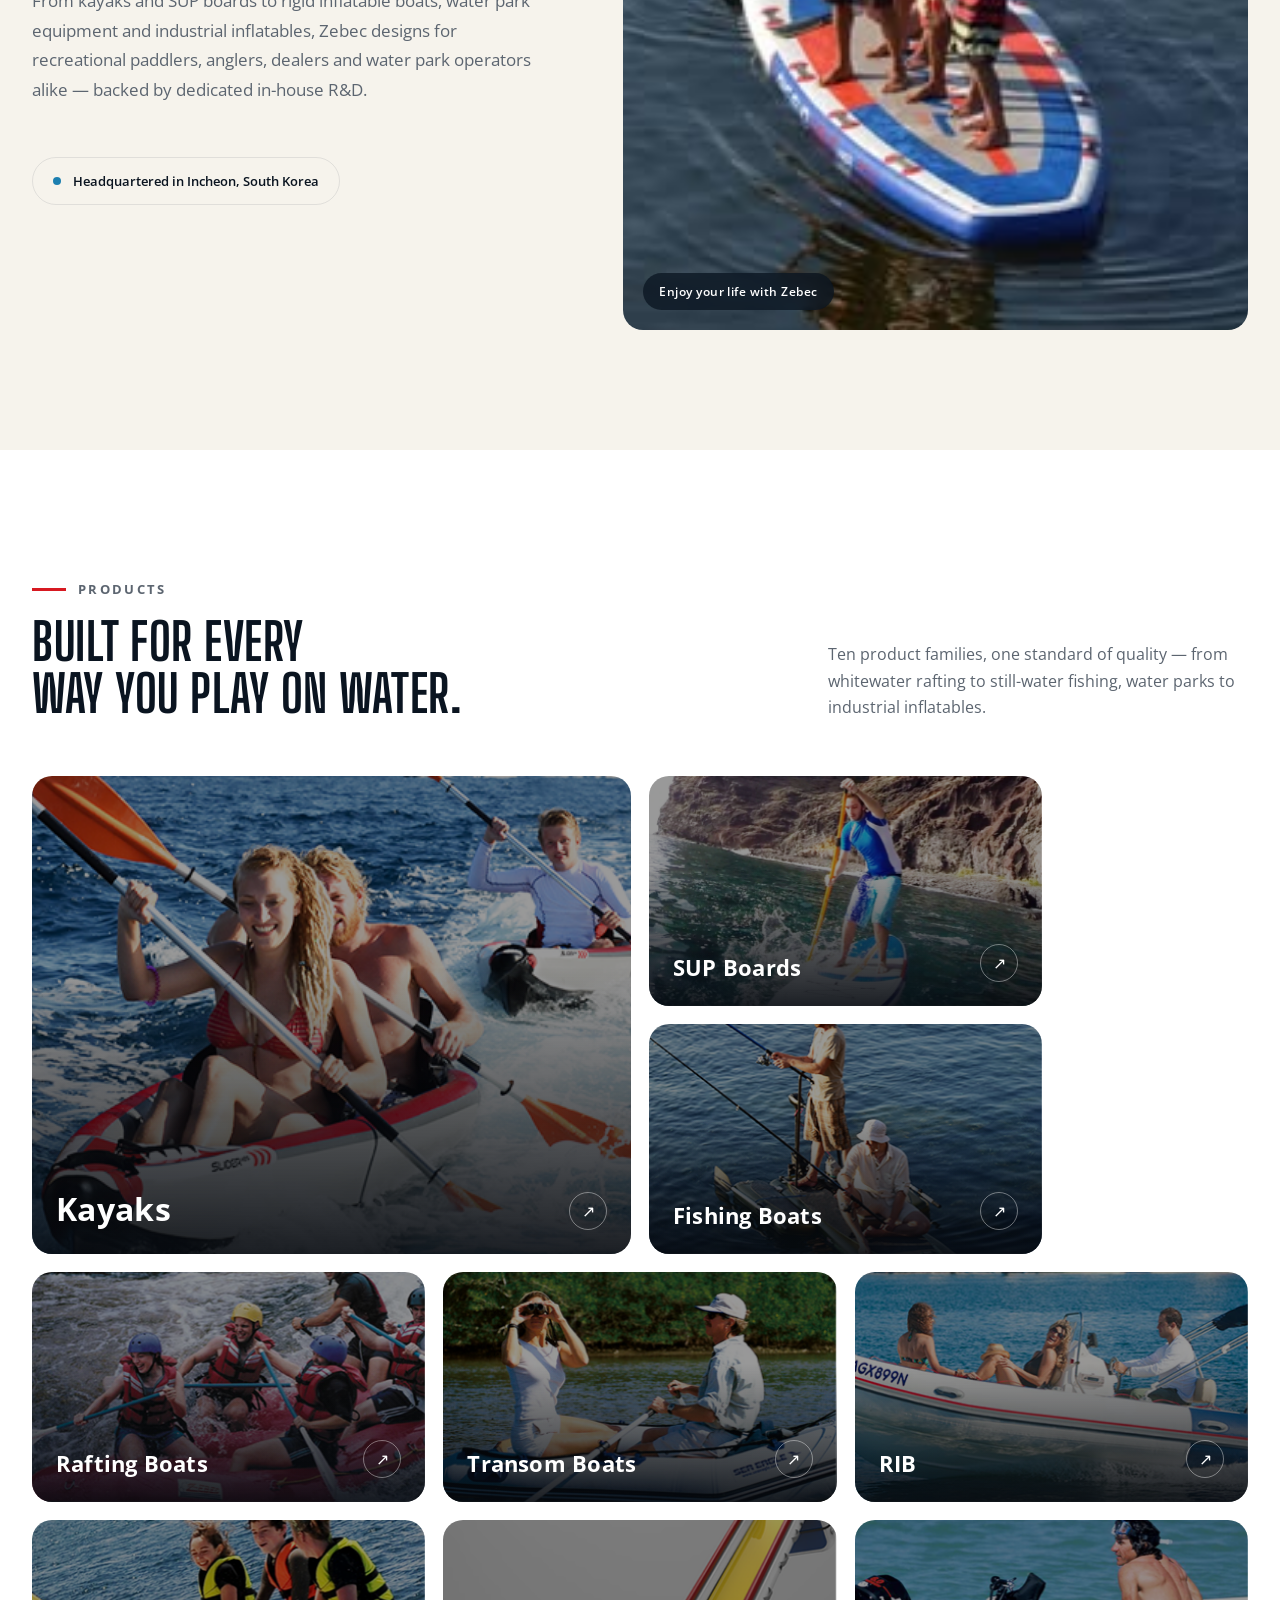
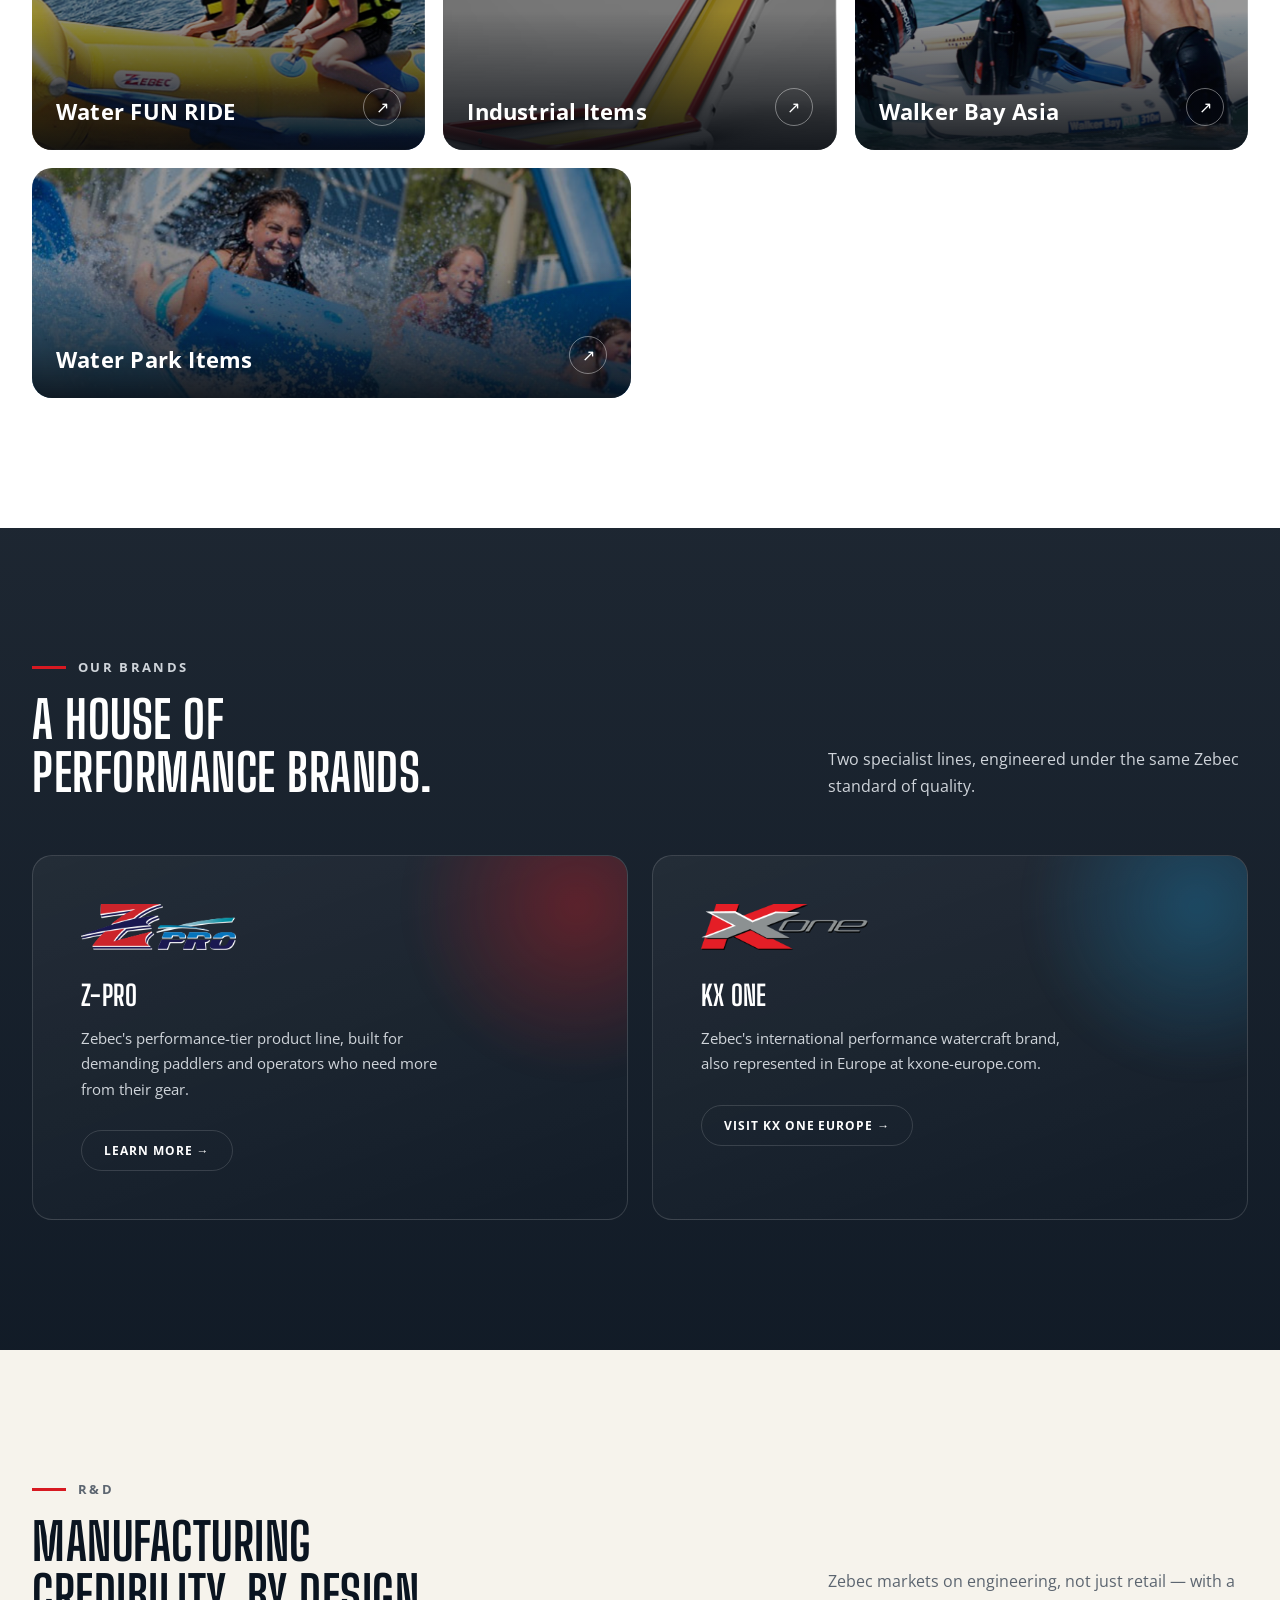
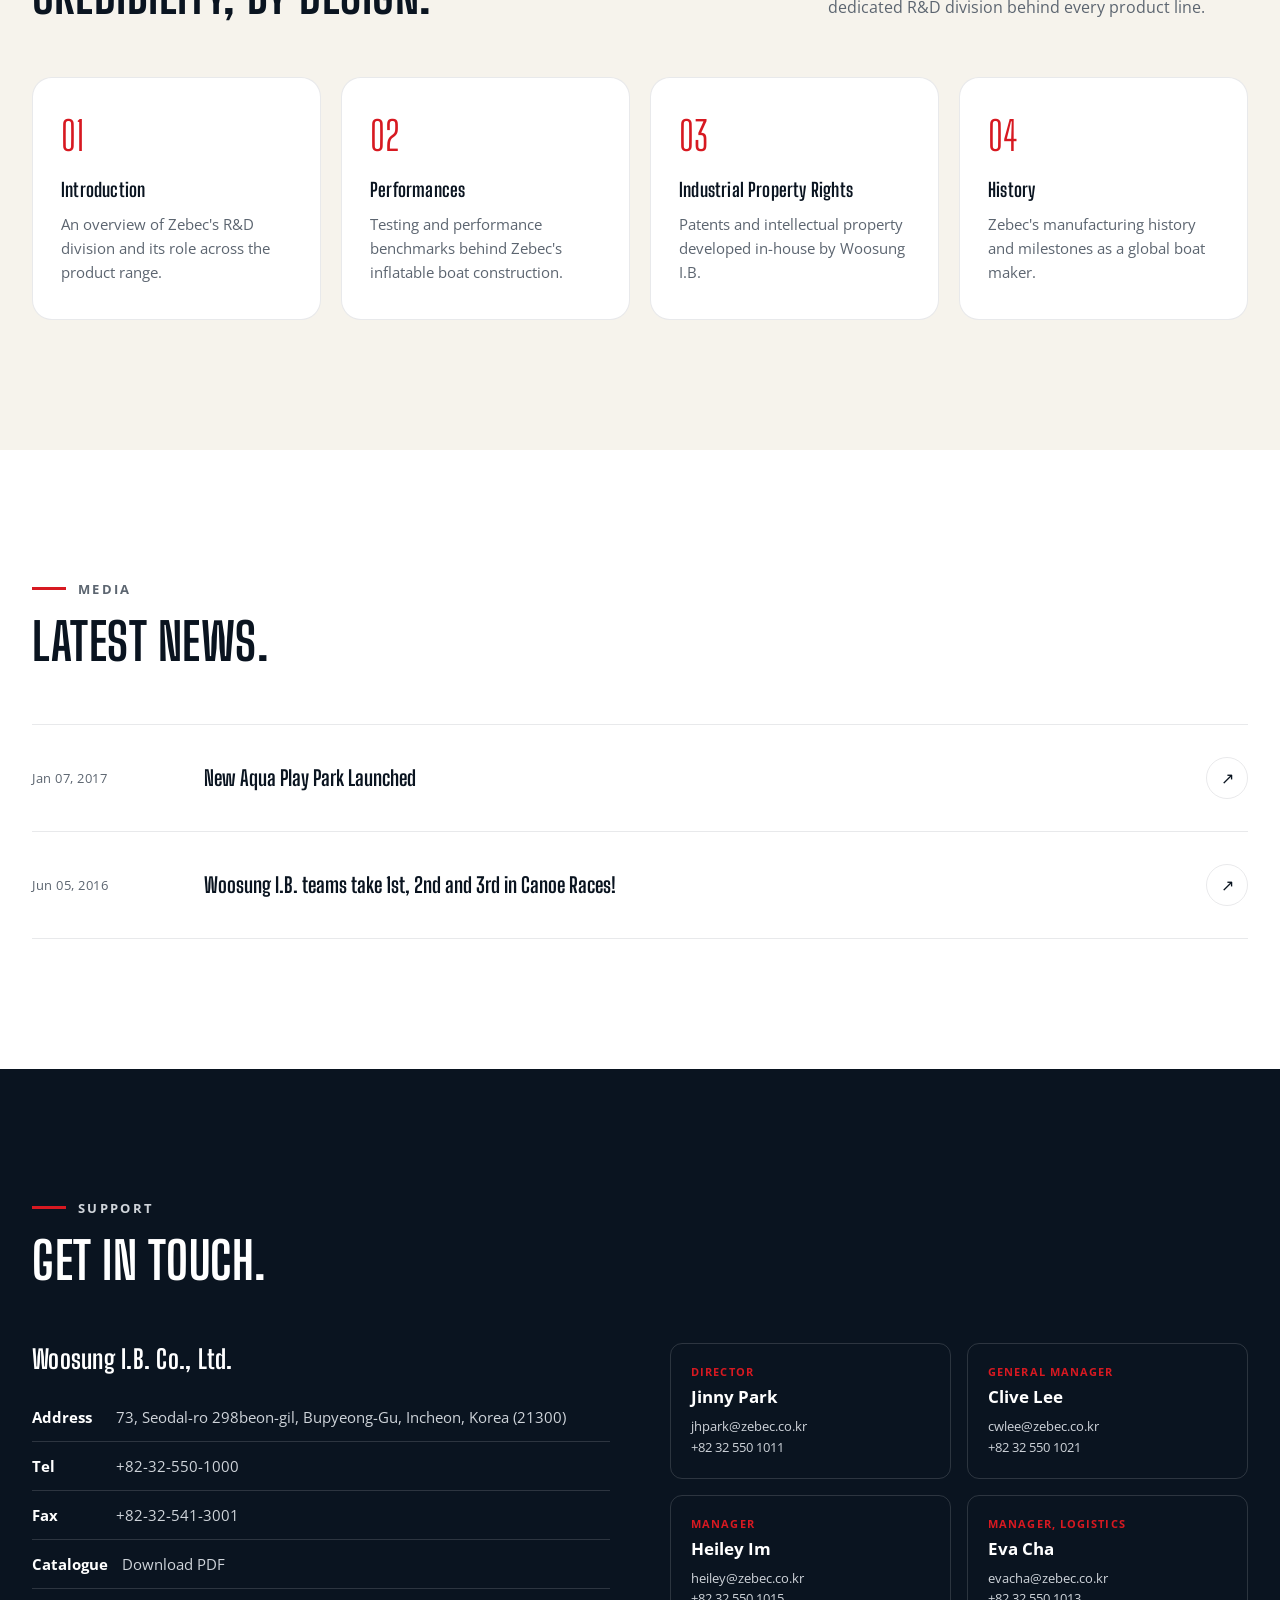
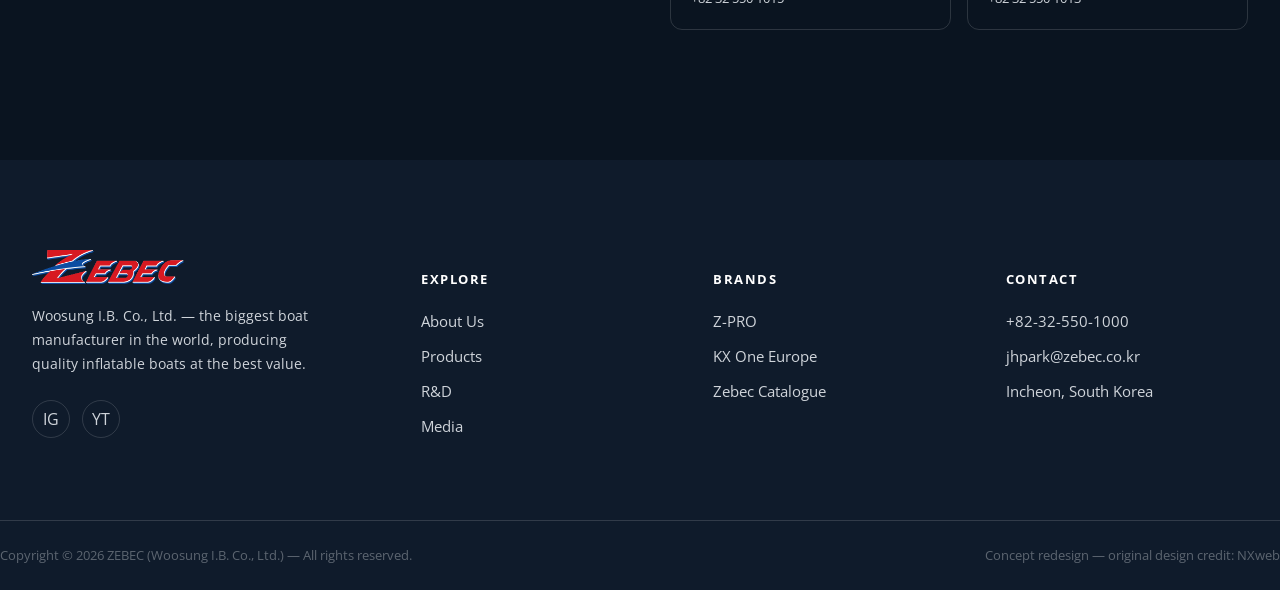
<file: zebec/index.html>
<!doctype html>
<html lang="en">
<head>
<meta charset="UTF-8" />
<meta name="viewport" content="width=device-width, initial-scale=1, viewport-fit=cover" />
<title>ZEBEC — Enjoy Your Life With Zebec</title>
<meta name="description" content="ZEBEC by Woosung I.B. Co., Ltd. — quality inflatable boats, kayaks, SUP boards, RIBs and water park equipment from South Korea's largest boat manufacturer." />
<link rel="icon" type="image/png" href="Assets/logo-zebec.png" />
<link rel="preconnect" href="https://fonts.googleapis.com" />
<link rel="preconnect" href="https://fonts.gstatic.com" crossorigin />
<link rel="stylesheet" href="css/style.css" />
</head>
<body>

<div class="demo-flag" aria-hidden="true">Concept Redesign — Demo</div>
<div class="progress-bar" id="progressBar"></div>
<div class="noise" aria-hidden="true"></div>

<!-- ================= UTILITY BAR ================= -->
<div class="utility-bar">
  <div class="container utility-inner">
    <a href="Assets/zebec-catalogue.pdf" target="_blank" rel="noopener">Zebec Catalogue</a>
    <a href="https://kxone-europe.com" target="_blank" rel="noopener">KX One</a>
    <a href="#brands">Z-PRO</a>
    <div class="utility-lang">
      <div class="lang-pill"><span class="active">ENG</span><span>ESP</span></div>
    </div>
  </div>
</div>

<!-- ================= NAV ================= -->
<header class="nav" id="nav">
  <div class="nav-inner container">
    <a href="#hero" class="logo-cluster" aria-label="Zebec home">
      <img src="Assets/logo-zebec.png" alt="ZEBEC" />
      <div class="logo-divider" aria-hidden="true"></div>
      <img src="Assets/logo-zpro.png" alt="Z-PRO" class="logo-sub" />
      <img src="Assets/logo-kxone.png" alt="KX One" class="logo-sub" />
    </a>

    <nav class="nav-links" id="navLinks">
      <a href="#hero" data-nav>Home</a>
      <a href="#about" data-nav>About Us</a>
      <a href="#products" data-nav>Products</a>
      <a href="#brands" data-nav>Brands</a>
      <a href="#rd" data-nav>R&amp;D</a>
      <a href="#news" data-nav>Media</a>
      <a href="#contact" data-nav>Contact</a>
    </nav>

    <div class="nav-cta">
      <a href="#contact" class="btn btn-ghost btn-sm magnetic">Contact Us</a>
      <button class="burger" id="burger" aria-label="Toggle menu" aria-expanded="false">
        <span></span><span></span><span></span>
      </button>
    </div>
  </div>
</header>

<main>

  <!-- ================= HERO ================= -->
  <section class="hero" id="hero">
    <div class="hero-media" aria-hidden="true">
      <img src="Assets/hero-hero.jpg" alt="" class="hero-poster" loading="eager" />
      <div class="hero-video-wrap" id="heroVideoWrap">
        <div id="heroVideo" data-video-id="lqvzr__NIf8"></div>
      </div>
      <div class="hero-media-overlay"></div>
    </div>

    <div class="hero-frame" aria-hidden="true">
      <span class="corner tl"></span><span class="corner tr"></span>
      <span class="corner bl"></span><span class="corner br"></span>
    </div>

    <div class="container hero-inner">
      <p class="eyebrow reveal"><span class="dot"></span>Woosung I.B. Co., Ltd. — Incheon, South Korea</p>
      <h1 class="hero-title">
        <span class="line reveal" style="--d:0">Enjoy your life</span>
        <span class="line reveal accent" style="--d:1">with Zebec.</span>
      </h1>
      <p class="hero-sub reveal" style="--d:2">
        <strong>Quality inflatable boats at the best value.</strong><br />
        The biggest boat manufacturer in the world.
      </p>
      <div class="hero-actions reveal" style="--d:3">
        <a href="#products" class="btn btn-primary magnetic">Explore Products</a>
        <a href="Assets/zebec-catalogue.pdf" target="_blank" rel="noopener" class="btn btn-ghost magnetic">Download Catalogue</a>
      </div>
    </div>

    <div class="scroll-cue" aria-hidden="true">
      <span class="scroll-mouse"></span>
      scroll down
    </div>
  </section>

  <!-- ================= MARQUEE ================= -->
  <div class="marquee">
    <div class="marquee-track">
      <div class="marquee-item">Zebec <span class="sep">&#9670;</span> Z-PRO <span class="sep">&#9670;</span> KX One <span class="sep">&#9670;</span> The Biggest Boat Manufacturer In The World <span class="sep">&#9670;</span></div>
      <div class="marquee-item">Zebec <span class="sep">&#9670;</span> Z-PRO <span class="sep">&#9670;</span> KX One <span class="sep">&#9670;</span> The Biggest Boat Manufacturer In The World <span class="sep">&#9670;</span></div>
    </div>
  </div>

  <!-- ================= ABOUT ================= -->
  <section class="about" id="about">
    <div class="container about-grid">
      <div class="about-copy">
        <div class="section-kicker reveal"><span class="bar"></span><span>About Zebec</span></div>
        <h2 class="about-head reveal" style="--d:1">Engineered on water,<br /><span class="accent">built for life.</span></h2>
        <p class="about-lead reveal" style="--d:2">
          Zebec is the recreational marine brand of <strong>Woosung I.B. Co., Ltd.</strong>, a South Korean
          manufacturer positioned as the biggest boat manufacturer in the world, producing quality
          inflatable boats at the best value.
        </p>
        <p class="about-lead reveal" style="--d:3">
          From kayaks and SUP boards to rigid inflatable boats, water park equipment and industrial
          inflatables, Zebec designs for recreational paddlers, anglers, dealers and water park operators
          alike — backed by dedicated in-house R&amp;D.
        </p>
        <div class="hq-badge reveal" style="--d:4"><span class="flag-dot"></span>Headquartered in Incheon, South Korea</div>
      </div>
      <div class="about-media reveal-right">
        <img src="Assets/about-lifestyle.jpg" alt="Paddling a Zebec SUP board" data-speed="0.06" />
        <span class="about-media-tag">Enjoy your life with Zebec</span>
      </div>
    </div>
  </section>

  <!-- ================= PRODUCTS ================= -->
  <section class="products" id="products">
    <div class="container">
      <div class="section-head">
        <div>
          <div class="section-kicker reveal"><span class="bar"></span><span>Products</span></div>
          <h2 class="section-title reveal" style="--d:1">Built for every<br />way you play on water.</h2>
        </div>
        <p class="section-desc reveal" style="--d:2">
          Ten product families, one standard of quality — from whitewater rafting to still-water
          fishing, water parks to industrial inflatables.
        </p>
      </div>

      <div class="bento">
        <a href="#contact" class="tile tile-lg reveal" style="--d:0">
          <div class="tile-media"><img src="Assets/product-kayaks.png" alt="Kayaks" loading="lazy" /></div>
          <div class="tile-content"><span class="tile-name">Kayaks</span><span class="tile-arrow">&#8599;</span></div>
        </a>
        <a href="#contact" class="tile reveal" style="--d:1">
          <div class="tile-media"><img src="Assets/product-sup-boards.png" alt="SUP Boards" loading="lazy" /></div>
          <div class="tile-content"><span class="tile-name">SUP Boards</span><span class="tile-arrow">&#8599;</span></div>
        </a>
        <a href="#contact" class="tile reveal" style="--d:2">
          <div class="tile-media"><img src="Assets/product-fishing-boats.png" alt="Fishing Boats" loading="lazy" /></div>
          <div class="tile-content"><span class="tile-name">Fishing Boats</span><span class="tile-arrow">&#8599;</span></div>
        </a>
        <a href="#contact" class="tile reveal" style="--d:0">
          <div class="tile-media"><img src="Assets/product-rafting-boats.png" alt="Rafting Boats" loading="lazy" /></div>
          <div class="tile-content"><span class="tile-name">Rafting Boats</span><span class="tile-arrow">&#8599;</span></div>
        </a>
        <a href="#contact" class="tile reveal" style="--d:1">
          <div class="tile-media"><img src="Assets/product-transom-boats.png" alt="Transom Boats" loading="lazy" /></div>
          <div class="tile-content"><span class="tile-name">Transom Boats</span><span class="tile-arrow">&#8599;</span></div>
        </a>
        <a href="#contact" class="tile reveal" style="--d:2">
          <div class="tile-media"><img src="Assets/product-rib.png" alt="RIB" loading="lazy" /></div>
          <div class="tile-content"><span class="tile-name">RIB</span><span class="tile-arrow">&#8599;</span></div>
        </a>
        <a href="#contact" class="tile reveal" style="--d:0">
          <div class="tile-media"><img src="Assets/product-water-fun-ride.png" alt="Water FUN RIDE" loading="lazy" /></div>
          <div class="tile-content"><span class="tile-name">Water FUN RIDE</span><span class="tile-arrow">&#8599;</span></div>
        </a>
        <a href="#contact" class="tile reveal" style="--d:1">
          <div class="tile-media"><img src="Assets/product-industrial-items.png" alt="Industrial Items" loading="lazy" /></div>
          <div class="tile-content"><span class="tile-name">Industrial Items</span><span class="tile-arrow">&#8599;</span></div>
        </a>
        <a href="#contact" class="tile reveal" style="--d:2">
          <div class="tile-media"><img src="Assets/product-walker-bay-asia.png" alt="Walker Bay Asia" loading="lazy" /></div>
          <div class="tile-content"><span class="tile-name">Walker Bay Asia</span><span class="tile-arrow">&#8599;</span></div>
        </a>
        <a href="#contact" class="tile tile-wide reveal" style="--d:3">
          <div class="tile-media"><img src="Assets/product-water-park-items.png" alt="Water Park Items" loading="lazy" /></div>
          <div class="tile-content"><span class="tile-name">Water Park Items</span><span class="tile-arrow">&#8599;</span></div>
        </a>
      </div>
    </div>
  </section>

  <!-- ================= BRANDS ================= -->
  <section class="brands" id="brands">
    <div class="container">
      <div class="section-head">
        <div>
          <div class="section-kicker reveal"><span class="bar"></span><span>Our Brands</span></div>
          <h2 class="section-title reveal" style="--d:1">A house of<br />performance brands.</h2>
        </div>
        <p class="section-desc reveal" style="--d:2">Two specialist lines, engineered under the same Zebec standard of quality.</p>
      </div>

      <div class="brand-grid">
        <div class="brand-card reveal-left">
          <div class="brand-glow" aria-hidden="true"></div>
          <img src="Assets/logo-zpro.png" alt="Z-PRO" />
          <h3>Z-PRO</h3>
          <p>Zebec's performance-tier product line, built for demanding paddlers and operators who need more from their gear.</p>
          <a href="#contact" class="btn btn-outline-ink btn-sm magnetic" style="color:#fff;border-color:var(--line-light)">Learn more &rarr;</a>
        </div>
        <div class="brand-card blue reveal-right">
          <div class="brand-glow" aria-hidden="true"></div>
          <img src="Assets/logo-kxone.png" alt="KX One" />
          <h3>KX One</h3>
          <p>Zebec's international performance watercraft brand, also represented in Europe at kxone-europe.com.</p>
          <a href="https://kxone-europe.com" target="_blank" rel="noopener" class="btn btn-outline-ink btn-sm magnetic" style="color:#fff;border-color:var(--line-light)">Visit KX One Europe &rarr;</a>
        </div>
      </div>
    </div>
  </section>

  <!-- ================= R&D ================= -->
  <section class="rd" id="rd">
    <div class="container">
      <div class="section-head">
        <div>
          <div class="section-kicker reveal"><span class="bar"></span><span>R&amp;D</span></div>
          <h2 class="section-title reveal" style="--d:1">Manufacturing<br />credibility, by design.</h2>
        </div>
        <p class="section-desc reveal" style="--d:2">Zebec markets on engineering, not just retail — with a dedicated R&amp;D division behind every product line.</p>
      </div>

      <div class="rd-grid">
        <div class="rd-card reveal" style="--d:0">
          <div class="rd-num">01</div>
          <h4>Introduction</h4>
          <p>An overview of Zebec's R&amp;D division and its role across the product range.</p>
        </div>
        <div class="rd-card reveal" style="--d:1">
          <div class="rd-num">02</div>
          <h4>Performances</h4>
          <p>Testing and performance benchmarks behind Zebec's inflatable boat construction.</p>
        </div>
        <div class="rd-card reveal" style="--d:2">
          <div class="rd-num">03</div>
          <h4>Industrial Property Rights</h4>
          <p>Patents and intellectual property developed in-house by Woosung I.B.</p>
        </div>
        <div class="rd-card reveal" style="--d:3">
          <div class="rd-num">04</div>
          <h4>History</h4>
          <p>Zebec's manufacturing history and milestones as a global boat maker.</p>
        </div>
      </div>
    </div>
  </section>

  <!-- ================= NEWS ================= -->
  <section class="news" id="news">
    <div class="container">
      <div class="section-head">
        <div>
          <div class="section-kicker reveal"><span class="bar"></span><span>Media</span></div>
          <h2 class="section-title reveal" style="--d:1">Latest news.</h2>
        </div>
      </div>

      <div class="news-list">
        <a href="#" class="news-item reveal" style="--d:0">
          <span class="news-date">Jan 07, 2017</span>
          <span class="news-title">New Aqua Play Park Launched</span>
          <span class="news-arrow">&#8599;</span>
        </a>
        <a href="#" class="news-item reveal" style="--d:1">
          <span class="news-date">Jun 05, 2016</span>
          <span class="news-title">Woosung I.B. teams take 1st, 2nd and 3rd in Canoe Races!</span>
          <span class="news-arrow">&#8599;</span>
        </a>
      </div>
    </div>
  </section>

  <!-- ================= CONTACT ================= -->
  <section class="contact" id="contact">
    <div class="container">
      <div class="section-head">
        <div>
          <div class="section-kicker reveal"><span class="bar"></span><span>Support</span></div>
          <h2 class="section-title reveal" style="--d:1">Get in touch.</h2>
        </div>
      </div>

      <div class="contact-grid">
        <div class="contact-hq reveal-left">
          <h3>Woosung I.B. Co., Ltd.</h3>
          <div class="contact-line"><strong>Address</strong><span>73, Seodal-ro 298beon-gil, Bupyeong-Gu, Incheon, Korea (21300)</span></div>
          <div class="contact-line"><strong>Tel</strong><a href="tel:+82325501000">+82-32-550-1000</a></div>
          <div class="contact-line"><strong>Fax</strong><span>+82-32-541-3001</span></div>
          <div class="contact-line"><strong>Catalogue</strong><a href="Assets/zebec-catalogue.pdf" target="_blank" rel="noopener">Download PDF</a></div>
        </div>

        <div class="reveal-right">
          <div class="team-grid">
            <div class="team-card">
              <div class="team-role">Director</div>
              <div class="team-name">Jinny Park</div>
              <div class="team-meta"><a href="mailto:jhpark@zebec.co.kr">jhpark@zebec.co.kr</a><br />+82 32 550 1011</div>
            </div>
            <div class="team-card">
              <div class="team-role">General Manager</div>
              <div class="team-name">Clive Lee</div>
              <div class="team-meta"><a href="mailto:cwlee@zebec.co.kr">cwlee@zebec.co.kr</a><br />+82 32 550 1021</div>
            </div>
            <div class="team-card">
              <div class="team-role">Manager</div>
              <div class="team-name">Heiley Im</div>
              <div class="team-meta"><a href="mailto:heiley@zebec.co.kr">heiley@zebec.co.kr</a><br />+82 32 550 1015</div>
            </div>
            <div class="team-card">
              <div class="team-role">Manager, Logistics</div>
              <div class="team-name">Eva Cha</div>
              <div class="team-meta"><a href="mailto:evacha@zebec.co.kr">evacha@zebec.co.kr</a><br />+82 32 550 1013</div>
            </div>
          </div>
        </div>
      </div>
    </div>
  </section>

</main>

<!-- ================= FOOTER ================= -->
<footer class="footer">
  <div class="container footer-grid">
    <div class="footer-brand">
      <img src="Assets/logo-zebec.png" alt="ZEBEC" />
      <p>Woosung I.B. Co., Ltd. — the biggest boat manufacturer in the world, producing quality inflatable boats at the best value.</p>
      <div class="footer-social">
        <a href="https://instagram.com/woosungib" target="_blank" rel="noopener" aria-label="Instagram">IG</a>
        <a href="https://www.youtube.com/channel/UCf4q8ettq7-XtDxMhD_OICg" target="_blank" rel="noopener" aria-label="YouTube">YT</a>
      </div>
    </div>
    <div class="footer-col">
      <h5>Explore</h5>
      <ul>
        <li><a href="#about">About Us</a></li>
        <li><a href="#products">Products</a></li>
        <li><a href="#rd">R&amp;D</a></li>
        <li><a href="#news">Media</a></li>
      </ul>
    </div>
    <div class="footer-col">
      <h5>Brands</h5>
      <ul>
        <li><a href="#brands">Z-PRO</a></li>
        <li><a href="https://kxone-europe.com" target="_blank" rel="noopener">KX One Europe</a></li>
        <li><a href="Assets/zebec-catalogue.pdf" target="_blank" rel="noopener">Zebec Catalogue</a></li>
      </ul>
    </div>
    <div class="footer-col">
      <h5>Contact</h5>
      <ul>
        <li><a href="tel:+82325501000">+82-32-550-1000</a></li>
        <li><a href="mailto:jhpark@zebec.co.kr">jhpark@zebec.co.kr</a></li>
        <li><a href="#contact">Incheon, South Korea</a></li>
      </ul>
    </div>
  </div>
  <div class="container footer-legal">
    <span>Copyright &copy; <span id="year"></span> ZEBEC (Woosung I.B. Co., Ltd.) — All rights reserved.</span>
    <span>Concept redesign — original design credit: NXweb</span>
  </div>
</footer>

<button class="to-top" id="toTop" aria-label="Back to top">&uarr;</button>

<script src="js/main.js"></script>
</body>
</html>
</file>
<file: esitalia/css/style.css>
/* ============ ESI Italia — Concept Demo ============ */

:root{
  --bg:#ffffff;
  --bg-soft:#f4f6fb;
  --bg-deep:#eef1f9;
  --navy:#152549;
  --primary:#213a6b;
  --primary-dark:#152549;
  --primary-mid:#3c5fa0;
  --sky:#6f93d6;
  --surface: rgba(33,58,107,0.04);
  --surface-strong: rgba(33,58,107,0.07);
  --border: rgba(33,58,107,0.12);
  --text:#1c2436;
  --text-dim:#57617a;
  --text-faint:#8a92a6;
  --accent:#3c5fa0;
  --accent-soft: rgba(60,95,160,0.1);
  --radius: 18px;
  --radius-sm: 12px;
  --ease: cubic-bezier(.16,1,.3,1);
  --container: 1240px;
  --nav-h: 116px;
}

*,*::before,*::after{ box-sizing:border-box; }
html{ scroll-behavior:auto; overflow-x:hidden; }
body{
  margin:0;
  background:var(--bg);
  color:var(--text);
  font-family:'Inter', system-ui, -apple-system, sans-serif;
  font-size:16px;
  line-height:1.6;
  -webkit-font-smoothing:antialiased;
  overflow-x:hidden;
}
h1,h2,h3,h4{
  font-family:'Space Grotesk', 'Inter', sans-serif;
  font-weight:600;
  line-height:1.1;
  margin:0 0 .5em;
  letter-spacing:-0.02em;
  color:var(--navy);
}
p{ margin:0 0 1em; color:var(--text-dim); }
a{ color:inherit; text-decoration:none; }
ul{ list-style:none; margin:0; padding:0; }
img,svg{ display:block; max-width:100%; }
button{ font-family:inherit; }

.container{ max-width:var(--container); margin:0 auto; padding:0 28px; }
::selection{ background:var(--primary); color:#fff; }

/* ============ parallax overflow & rendering ============ */
.hero-media, .about-visual, .brand-visual, .cta-media, .work { overflow:hidden; }
.hero-media img, .hero-slide, .about-visual img, .brand-visual img, .cta-media img, .work img { will-change:transform; transform-origin:center center; }

@media (prefers-reduced-motion: reduce){
  *{ animation-duration:.001ms !important; animation-iteration-count:1 !important; transition-duration:.001ms !important; scroll-behavior:auto !important; }
}

/* ============ utility bits ============ */
.demo-flag{
  position:fixed; top:14px; right:-46px; z-index:899;
  background:var(--primary); color:#fff; font-weight:700; font-size:11px;
  letter-spacing:.08em; text-transform:uppercase;
  padding:6px 52px; transform:rotate(40deg);
  box-shadow:0 6px 20px rgba(33,58,107,.35);
  pointer-events:none;
}

.progress-bar{
  position:fixed; top:0; left:0; height:3px; width:0%;
  background:linear-gradient(90deg,var(--primary),var(--sky));
  z-index:1000; transition:width .05s linear;
}

.noise{
  position:fixed; inset:0; z-index:2; pointer-events:none;
  opacity:.02; mix-blend-mode:multiply;
  background-image:url("data:image/svg+xml,%3Csvg xmlns='http://www.w3.org/2000/svg' width='120' height='120'%3E%3Cfilter id='n'%3E%3CfeTurbulence type='fractalNoise' baseFrequency='0.9' numOctaves='2' stitchTiles='stitch'/%3E%3C/filter%3E%3Crect width='100%25' height='100%25' filter='url(%23n)'/%3E%3C/svg%3E");
}

.eyebrow{
  display:inline-flex; align-items:center; gap:8px;
  font-size:13px; font-weight:600; letter-spacing:.12em; text-transform:uppercase;
  color:var(--accent); margin:0 0 18px;
}
.eyebrow .dot{ width:7px; height:7px; border-radius:50%; background:var(--primary); box-shadow:0 0 0 4px var(--accent-soft); }
.eyebrow.center{ display:flex; justify-content:center; }
.center{ text-align:center; }
.section-title{ font-size:clamp(28px,4vw,44px); max-width:720px; margin-left:auto; margin-right:auto; }
.accent-text{ color:var(--accent); }
.muted{ color:var(--text-dim); }

/* ============ reveal-on-scroll ============ */
.reveal{
  opacity:0; transform:translateY(34px) scale(.97);
  transition:opacity .9s var(--ease), transform .9s var(--ease);
  transition-delay:calc(var(--d,0) * 90ms);
}
.reveal.in-view{ opacity:1; transform:translateY(0) scale(1); }
.hero-title .reveal{ display:block; }

.reveal-left, .reveal-right{
  opacity:0;
  transition:opacity 1s var(--ease), transform 1s var(--ease);
  transition-delay:calc(var(--d,0) * 90ms);
}
.reveal-left{ transform:translateX(-64px); }
.reveal-right{ transform:translateX(64px); }
.reveal-left.in-view, .reveal-right.in-view{ opacity:1; transform:translateX(0); }

/* ============ ambient background motion ============ */
.section-blobs{ position:absolute; inset:0; z-index:0; overflow:hidden; pointer-events:none; }
.section-blobs .b1, .section-blobs .b2{ position:absolute; border-radius:50%; filter:blur(90px); will-change:transform; }
.section-blobs .b1{
  width:420px; height:420px; opacity:.3;
  background:radial-gradient(circle, var(--sky) 0%, transparent 70%);
  animation:drift-a 22s ease-in-out infinite;
}
.section-blobs .b2{
  width:360px; height:360px; opacity:.22;
  background:radial-gradient(circle, var(--primary-mid) 0%, transparent 70%);
  animation:drift-b 26s ease-in-out infinite;
}
@keyframes drift-a{
  0%,100%{ transform:translate(0,0) scale(1); }
  50%{ transform:translate(48px,-34px) scale(1.1); }
}
@keyframes drift-b{
  0%,100%{ transform:translate(0,0) scale(1); }
  50%{ transform:translate(-40px,30px) scale(1.06); }
}

/* ============ buttons ============ */
.btn{
  --btn-x:0px; --btn-y:0px;
  position:relative; display:inline-flex; align-items:center; justify-content:center;
  padding:15px 28px; border-radius:100px; font-weight:600; font-size:14.5px;
  letter-spacing:.02em;
  cursor:pointer; border:1px solid transparent; white-space:nowrap;
  transition:transform .35s var(--ease), background .3s, border-color .3s, box-shadow .3s;
  transform:translate(var(--btn-x),var(--btn-y));
}
.btn span{ position:relative; z-index:1; }
.btn-primary{ background:var(--primary); color:#fff; box-shadow:0 10px 24px -8px rgba(21,37,73,.45); }
.btn-primary:hover{ background:var(--primary-dark); box-shadow:0 14px 30px -8px rgba(21,37,73,.55); }
.btn-ghost{ background:#fff; color:var(--primary); border-color:var(--border); }
.btn-ghost:hover{ background:var(--surface); border-color:var(--primary-mid); }
.btn-sm{ padding:11px 20px; font-size:13px; }
.btn-lg{ padding:18px 36px; font-size:16px; }
.btn.full{ width:100%; }

/* ============ utility bar + nav ============ */
.utility-bar{
  position:fixed; top:0; left:0; right:0; z-index:501; height:46px;
  background:var(--navy); display:flex; align-items:center;
}
.utility-inner{ display:flex; align-items:center; justify-content:space-between; width:100%; font-size:12.5px; }
.utility-brands{ display:flex; align-items:center; gap:14px; color:rgba(255,255,255,.55); }
.utility-brands a{ color:rgba(255,255,255,.9); transition:color .25s; }
.utility-brands a:hover{ color:#fff; }
.utility-contact{ display:flex; align-items:center; gap:20px; }
.utility-contact a{ color:rgba(255,255,255,.85); transition:color .25s; }
.utility-contact a:hover{ color:#fff; }

.nav{
  position:fixed; top:46px; left:0; right:0; z-index:500;
  height:70px; display:flex; align-items:center; background:#fff;
  border-bottom:1px solid var(--border);
  transition:box-shadow .4s var(--ease);
}
.nav.scrolled{ box-shadow:0 8px 30px -12px rgba(21,37,73,.18); }
.nav-inner{ display:flex; align-items:center; justify-content:space-between; width:100%; gap:24px; }

.logo{ display:flex; align-items:center; gap:9px; flex-shrink:0; }
.logo-img{ height:30px; width:auto; }
.footer .logo-img{ height:26px; }

.nav-links{ display:flex; align-items:center; gap:26px; margin:0 auto; }
.nav-links a{ font-size:14px; font-weight:500; color:var(--text-dim); position:relative; padding:6px 0; transition:color .25s; }
.nav-links a::after{ content:''; position:absolute; left:0; bottom:0; height:2px; width:0; background:var(--primary); transition:width .3s var(--ease); }
.nav-links a:hover, .nav-links a.active{ color:var(--navy); }
.nav-links a.active::after, .nav-links a:hover::after{ width:100%; }

.burger{ display:none; flex-direction:column; justify-content:center; gap:5px; width:40px; height:40px; background:none; border:none; cursor:pointer; padding:0; }
.burger span{ width:22px; height:2px; background:var(--navy); transition:transform .3s, opacity .3s; margin:0 auto; }
.burger.open span:nth-child(1){ transform:translateY(7px) rotate(45deg); }
.burger.open span:nth-child(2){ opacity:0; }
.burger.open span:nth-child(3){ transform:translateY(-7px) rotate(-45deg); }

/* ============ hero ============ */
.hero{ position:relative; min-height:680px; max-height:880px; height:clamp(680px, 90vh, 880px); display:flex; flex-direction:column; justify-content:flex-end; padding-top:var(--nav-h); overflow:hidden; background:var(--navy); }
.hero-media{ position:absolute; inset:0; z-index:0; overflow:hidden; }
.hero-slide{
  position:absolute; inset:0; width:100%; height:100%; object-fit:cover; display:block;
  opacity:0; transition:opacity 1.8s var(--ease);
}
.hero-slide.is-active{ opacity:1; z-index:1; }
.hero-media-overlay{
  position:absolute; inset:0; z-index:2;
  background:
    linear-gradient(0deg, rgba(9,15,32,.78) 0%, rgba(9,15,32,.35) 50%, rgba(9,15,32,.5) 100%),
    linear-gradient(90deg, rgba(9,15,32,.55) 0%, rgba(9,15,32,.15) 60%);
}

.hero-inner{ position:relative; z-index:3; padding-top:20px; padding-bottom:80px; }
.hero-title{ font-size:clamp(38px,5.8vw,72px); max-width:820px; color:#fff; }
.hero-title .accent-text{ color:#8cb2ff; text-shadow: 0 0 30px rgba(140,178,255,0.4); }
.hero .eyebrow{ color:var(--sky); }
.hero .eyebrow .dot{ background:var(--sky); box-shadow:0 0 0 4px rgba(111,147,214,.25); }
.hero-sub{ max-width:560px; font-size:18px; margin-top:22px; color:rgba(255,255,255,.88); }
.hero-cta{ display:flex; gap:16px; margin-top:38px; flex-wrap:wrap; }
.btn-ghost-light{ background:rgba(255,255,255,.1); color:#fff; border:1px solid rgba(255,255,255,.35); backdrop-filter:blur(6px); }
.btn-ghost-light:hover{ background:rgba(255,255,255,.2); border-color:#fff; }

.hero-chips{ position:absolute; z-index:3; inset:0; pointer-events:none; }
.chip{
  position:absolute; display:flex; flex-direction:column; gap:2px; padding:14px 18px;
  border-radius:var(--radius-sm); background:rgba(255,255,255,.12); border:1px solid rgba(255,255,255,.25);
  backdrop-filter:blur(12px); animation:float 6s ease-in-out infinite; box-shadow: 0 20px 40px rgba(0,0,0,0.3);
}
.chip strong{ font-family:'Space Grotesk',sans-serif; font-size:18px; color:#fff; }
.chip span{ font-size:11px; color:rgba(255,255,255,.8); text-transform:uppercase; letter-spacing:.06em; }
.chip-1{ right:6%; top:22%; animation-delay:0s; }
.chip-2{ right:12%; bottom:24%; animation-delay:1.2s; }
.chip-3{ right:2%; bottom:46%; animation-delay:2.4s; }

.scroll-cue{ position:absolute; bottom:24px; left:50%; transform:translateX(-50%); z-index:3; width:26px; height:42px; border:1.5px solid rgba(255,255,255,.4); border-radius:100px; }
.scroll-cue span{ position:absolute; top:8px; left:50%; transform:translateX(-50%); width:4px; height:8px; border-radius:2px; background:#fff; animation:scrollcue 1.8s ease-in-out infinite; }

@keyframes float{ 0%,100%{ transform:translateY(0); } 50%{ transform:translateY(-14px); } }
@keyframes scrollcue{ 0%{ opacity:1; transform:translate(-50%,0);} 70%{ opacity:0; transform:translate(-50%,16px);} 100%{opacity:0;} }

/* ============ marquee ============ */
.marquee{ border-top:1px solid var(--border); border-bottom:1px solid var(--border); background:var(--navy); overflow:hidden; padding:20px 0; }
.marquee-track{ display:flex; gap:20px; white-space:nowrap; width:max-content; animation:scroll-left 32s linear infinite; font-family:'Space Grotesk',sans-serif; font-size:14px; font-weight:600; letter-spacing:.04em; color:rgba(255,255,255,.75); }
.marquee-track .sep{ color:var(--sky); }
@keyframes scroll-left{ from{ transform:translateX(0); } to{ transform:translateX(-50%); } }

/* ============ about ============ */
.about{ padding:110px 0; }
.about-grid{ display:grid; grid-template-columns:1.15fr .85fr; gap:80px; align-items:center; }
.about-visual{ border-radius:var(--radius); overflow:hidden; box-shadow:0 30px 60px -30px rgba(21,37,73,.35); }
.about-visual img{ width:100%; height:100%; object-fit:cover; display:block; aspect-ratio:4/5; }
.about-copy h2{ font-size:clamp(28px,4vw,42px); max-width:520px; }
.about-copy strong{ color:var(--navy); }

/* ============ values ============ */
.values{ position:relative; overflow:hidden; padding:100px 0; background:var(--bg-soft); border-top:1px solid var(--border); border-bottom:1px solid var(--border); }
.values > .container{ position:relative; z-index:1; }
.values-grid{ display:grid; grid-template-columns:repeat(4,1fr); gap:24px; margin-top:56px; }
.value{ background:#fff; border:1px solid var(--border); border-radius:var(--radius); padding:30px 26px; transition:transform .4s var(--ease), box-shadow .4s var(--ease); }
.value:hover{ transform:translateY(-6px); box-shadow:0 20px 40px -24px rgba(21,37,73,.3); }
.value h4{ font-size:16.5px; margin-bottom:8px; }
.value p{ font-size:14px; margin:0; }
.card-icon{ width:56px; height:56px; border-radius:14px; background:var(--accent-soft); display:flex; align-items:center; justify-content:center; margin-bottom:22px; }
.card-icon svg{ width:26px; height:26px; }
.card-icon.sm{ width:48px; height:48px; margin-bottom:18px; }
.card-icon.sm svg{ width:22px; height:22px; }

/* ============ where we operate ============ */
.operate{ position:relative; overflow:hidden; padding:100px 0; background:var(--bg-soft); border-top:1px solid var(--border); border-bottom:1px solid var(--border); }
.operate > .container{ position:relative; z-index:1; }
.operate-sub{ max-width:560px; margin:0 auto; font-size:15.5px; }
.operate-map{
  position:relative; max-width:640px; margin:56px auto 0; border-radius:var(--radius);
  background:#fff; border:1px solid var(--border); box-shadow:0 30px 70px -34px rgba(21,37,73,.28);
  padding:32px;
}
.operate-map img{ width:100%; height:auto; display:block; }
.operate-map .pin{
  position:absolute; width:12px; height:12px; margin:-6px 0 0 -6px; border-radius:50%;
  background:var(--primary); box-shadow:0 0 0 4px var(--accent-soft);
  animation:pinpulse 2.4s ease-in-out infinite; animation-delay:var(--pd,0s);
  cursor:pointer; border:none; padding:0; outline-offset:6px;
  transition:transform .25s var(--ease), background .25s;
}
.operate-map .pin:hover,
.operate-map .pin:focus-visible{
  background:var(--navy); animation-play-state:paused; transform:scale(1.5);
}
.operate-map .pin::after{
  content:attr(data-country);
  position:absolute; left:50%; bottom:calc(100% + 10px); transform:translateX(-50%) translateY(4px);
  background:var(--navy); color:#fff; font-family:'Space Grotesk',sans-serif; font-weight:600;
  font-size:12.5px; white-space:nowrap; padding:6px 12px; border-radius:8px;
  opacity:0; pointer-events:none; transition:opacity .2s var(--ease), transform .2s var(--ease);
  box-shadow:0 10px 24px -8px rgba(21,37,73,.4);
}
.operate-map .pin::before{
  content:''; position:absolute; left:50%; bottom:calc(100% + 6px); transform:translateX(-50%);
  border:5px solid transparent; border-top-color:var(--navy);
  opacity:0; pointer-events:none; transition:opacity .2s var(--ease);
}
.operate-map .pin:hover::after, .operate-map .pin:focus-visible::after{ opacity:1; transform:translateX(-50%) translateY(0); }
.operate-map .pin:hover::before, .operate-map .pin:focus-visible::before{ opacity:1; }

@keyframes pinpulse{ 0%,100%{ transform:scale(1); opacity:.7; } 50%{ transform:scale(1.35); opacity:1; } }

/* ============ products ============ */
.products{ position:relative; overflow:hidden; padding:100px 0; background:var(--bg-soft); border-top:1px solid var(--border); border-bottom:1px solid var(--border); }
.products > .container{ position:relative; z-index:1; }
.product-grid{ display:grid; grid-template-columns:repeat(3,1fr); gap:24px; margin-top:56px; }
.product-card{ background:#fff; border:1px solid var(--border); border-radius:var(--radius); overflow:hidden; transition:transform .45s var(--ease), box-shadow .4s var(--ease); display:flex; flex-direction:column; }
.product-card:hover{ transform:translateY(-8px); box-shadow:0 24px 48px -28px rgba(21,37,73,.32); }
.product-photo{ height:170px; overflow:hidden; }
.product-photo img{ width:100%; height:100%; object-fit:cover; transition:transform .6s var(--ease); }
.product-card:hover .product-photo img{ transform:scale(1.06); }
.product-card .card-icon,
.product-card h3,
.product-card p,
.product-card > a{ margin-left:30px; margin-right:30px; }
.product-card .card-icon{ margin-top:26px; }
.product-card > a{ margin-bottom:30px; margin-top:6px; align-self:flex-start; }
.product-card h3{ font-size:20px; }
.product-card p{ font-size:14.5px; flex-grow:1; }

/* ============ stats ============ */
.stats{ display:grid; grid-template-columns:repeat(4,1fr); gap:24px; padding:90px 28px; }
.stat{ text-align:center; padding:0 12px; border-left:1px solid var(--border); }
.stat:first-child{ border-left:none; }
.stat-num{ display:block; font-family:'Space Grotesk',sans-serif; font-weight:700; font-size:clamp(32px,4vw,48px); color:var(--navy); }
.stat-label{ display:block; margin-top:8px; font-size:13px; color:var(--text-faint); text-transform:uppercase; letter-spacing:.06em; }

/* ============ brands ============ */
.brands{ padding:110px 0; }
.brand-block{ display:grid; grid-template-columns:1.2fr .8fr; gap:60px; align-items:center; padding:56px 0; border-bottom:1px solid var(--border); }
.brand-block:last-child{ border-bottom:none; }
.brand-block.reverse{ grid-template-columns:.8fr 1.2fr; }
.brand-block.reverse .brand-copy{ order:2; }
.brand-block.reverse .brand-visual{ order:1; }
.brand-tag{ display:inline-block; font-size:12px; font-weight:700; letter-spacing:.08em; text-transform:uppercase; color:var(--primary); background:var(--accent-soft); padding:6px 14px; border-radius:100px; margin-bottom:14px; }
.brand-copy h3{ font-size:clamp(26px,3.4vw,36px); }
.brand-copy p{ max-width:460px; font-size:15.5px; }
.brand-visual{ display:flex; justify-content:center; opacity:.9; }
.brand-visual svg{ width:70%; max-width:220px; animation:spin-slow 22s linear infinite; }
@keyframes spin-slow{ from{ transform:rotate(0); } to{ transform:rotate(360deg); } }
.brand-visual.photo{ width:100%; border-radius:var(--radius); overflow:hidden; box-shadow:0 30px 60px -30px rgba(21,37,73,.35); opacity:1; }
.brand-visual.photo img{ width:100%; height:100%; object-fit:cover; aspect-ratio:1/1; display:block; }

/* ============ certifications ============ */
.certifications{ position:relative; overflow:hidden; background:var(--primary); padding:60px 0; }
.certifications::after{
  content:''; position:absolute; top:0; left:-40%; width:35%; height:100%;
  background:linear-gradient(75deg, transparent, rgba(255,255,255,.14), transparent);
  animation:cert-shine 7s ease-in-out infinite;
}
@keyframes cert-shine{
  0%{ left:-40%; }
  45%,100%{ left:120%; }
}
.cert-inner{ position:relative; z-index:1; display:flex; align-items:center; gap:28px; }
.cert-badge{
  width:72px; height:72px; border-radius:20px; background:rgba(255,255,255,.12);
  display:flex; align-items:center; justify-content:center; flex-shrink:0;
  animation:badge-pulse 3.2s ease-in-out infinite;
}
.cert-badge svg{ width:34px; height:34px; }
@keyframes badge-pulse{ 0%,100%{ box-shadow:0 0 0 0 rgba(255,255,255,.18); } 50%{ box-shadow:0 0 0 12px rgba(255,255,255,0); } }
.certifications h2{ color:#fff; font-size:24px; margin-bottom:6px; }
.certifications p{ color:rgba(255,255,255,.75); margin:0; max-width:560px; }

/* ============ work / news ============ */
.work{ padding:100px 0; }
.work-grid{ display:grid; grid-template-columns:.9fr 1.1fr; gap:60px; align-items:center; }
.work-photo, .news-photo{ border-radius:var(--radius); overflow:hidden; box-shadow:0 30px 60px -30px rgba(21,37,73,.35); }
.work-photo img, .news-photo img{ width:100%; height:100%; object-fit:cover; aspect-ratio:4/3; display:block; }
.work-copy h2{ font-size:clamp(26px,3.4vw,36px); }
.work-copy p{ max-width:460px; font-size:15.5px; }

.news{ padding:0 0 100px; }
.news-grid{ display:grid; grid-template-columns:1.1fr .9fr; gap:60px; align-items:center; }
.news-copy h2{ font-size:clamp(24px,3vw,32px); max-width:480px; }
.news-copy p{ max-width:460px; }

/* ============ cta banner ============ */
.cta-banner{ padding:150px 0; position:relative; overflow:hidden; }
.cta-media{ position:absolute; inset:0; z-index:0; overflow:hidden; }
.cta-media img{
  position:absolute; inset:0; width:100%; height:100%; object-fit:cover;
}
.cta-banner::before{ content:''; position:absolute; inset:0; z-index:0; background:linear-gradient(180deg, rgba(10,16,34,.75), rgba(10,16,34,.88)); }
.cta-inner{ position:relative; z-index:1; text-align:center; }
.cta-inner h2{ font-size:clamp(30px,5vw,52px); color:#fff; }
.cta-inner p{ font-size:17px; max-width:480px; margin:0 auto 34px; color:rgba(255,255,255,.78); }

/* ============ contact ============ */
.contact{ position:relative; overflow:hidden; padding:110px 0; }
.contact > .container{ position:relative; z-index:1; }
.contact-grid{ display:grid; grid-template-columns:1fr 1fr; gap:70px; align-items:start; }
.contact-info h2{ font-size:clamp(26px,3.6vw,38px); max-width:420px; }
.info-line{ display:flex; align-items:center; gap:12px; margin-top:18px; font-size:15px; }
.info-line svg{ width:20px; height:20px; flex-shrink:0; }
.info-line a{ transition:color .25s; }
.info-line a:hover{ color:var(--primary); }

.contact-form{ background:#fff; border:1px solid var(--border); border-radius:var(--radius); padding:36px; display:grid; gap:18px; box-shadow:0 30px 60px -36px rgba(21,37,73,.25); }
.field{ display:grid; gap:8px; }
.field label{ font-size:13px; color:var(--text-faint); text-transform:uppercase; letter-spacing:.05em; }
.field input, .field textarea{ background:var(--bg-soft); border:1px solid var(--border); border-radius:10px; padding:13px 15px; color:var(--text); font-family:inherit; font-size:14.5px; resize:vertical; transition:border-color .25s; }
.field input:focus, .field textarea:focus{ outline:none; border-color:var(--primary-mid); }
.form-status{ font-size:13px; color:var(--accent); min-height:1em; margin:0; }

/* ============ footer ============ */
.footer{ background:var(--navy); padding:44px 0; }
.footer-inner{ display:flex; align-items:center; justify-content:space-between; flex-wrap:wrap; gap:24px; }
.footer-links{ display:flex; gap:22px; flex-wrap:wrap; }
.footer-links a{ font-size:13.5px; color:rgba(255,255,255,.65); transition:color .25s; }
.footer-links a:hover{ color:#fff; }
.footer-note{ font-size:12.5px; color:rgba(255,255,255,.4); margin:0; width:100%; text-align:center; }

/* ============ responsive ============ */
@media (max-width:980px){
  .about-grid{ grid-template-columns:1fr; gap:50px; }
  .about-visual{ order:-1; }
  .product-grid{ grid-template-columns:1fr 1fr; }
  .values-grid{ grid-template-columns:1fr 1fr; }
  .brand-block, .brand-block.reverse{ grid-template-columns:1fr; text-align:left; }
  .brand-block.reverse .brand-copy, .brand-block.reverse .brand-visual{ order:initial; }
  .brand-visual{ order:-1; }
  .operate-map{ padding:20px; }
  .work-grid, .news-grid{ grid-template-columns:1fr; }
  .news-photo{ order:-1; }
  .contact-grid{ grid-template-columns:1fr; }
  .stats{ grid-template-columns:1fr 1fr; row-gap:40px; }
  .stat:nth-child(3){ border-left:none; }
  .utility-brands span{ display:none; }
}

@media (max-width:760px){
  :root{ --nav-h:108px; }
  .reveal-left, .reveal-right{ transform:translateY(18px) !important; }
  .reveal-left.in-view, .reveal-right.in-view{ transform:translateY(0) !important; }
  .section-blobs .b1, .section-blobs .b2{ opacity:.16; }
  .utility-contact a:first-child{ display:none; }
  .nav-links{
    position:fixed; inset:116px 0 0 0; height:calc(100vh - 116px);
    background:#fff; flex-direction:column; justify-content:center; align-items:center; gap:26px;
    z-index:501;
    opacity:0; transform:translateY(-18px); visibility:hidden; pointer-events:none;
    transition:opacity .35s var(--ease), transform .35s var(--ease), visibility .35s;
  }
  .nav .btn-primary{ display:none; }
  .burger{ display:flex; }
  .nav.menu-open .nav-links{
    opacity:1; transform:translateY(0); visibility:visible; pointer-events:auto;
  }
  .nav.menu-open .nav-links a{ font-size:20px; }
  .hero{ min-height:100vh; height:auto; padding-top:calc(var(--nav-h) + 16px); padding-bottom:120px; }
  .hero-inner{ padding-top:10px; padding-bottom:40px; }
  .scroll-cue{ position:absolute; bottom:20px; left:50%; transform:translateX(-50%) scale(0.85); z-index:4; display:block; }
  .hero-chips{ display:none; }
  .product-grid{ grid-template-columns:1fr; }
  .values-grid{ grid-template-columns:1fr 1fr; }
  .cert-inner{ flex-direction:column; text-align:center; }
  .about-grid{ gap:36px; }
  .about-visual{ order:-1; margin-bottom:16px; position:relative; z-index:1; }
  .about-copy{ position:relative; z-index:2; }
  .brand-visual{ order:-1; margin-bottom:16px; position:relative; z-index:1; }
  .brand-copy{ position:relative; z-index:2; }
  .demo-flag{ display:none; }
  .footer-links{ flex-direction:column; align-items:center; gap:14px; }
  .container{ padding:0 18px; }
}

@media (max-width:480px){
  .stats{ grid-template-columns:1fr 1fr; padding:60px 18px; }
  .stat:nth-child(odd){ border-left:none; }
  .values-grid{ grid-template-columns:1fr; }
  .hero-cta{ flex-direction:column; align-items:flex-start; }
  .hero-title{ font-size:clamp(30px,8vw,38px); }
  .hero-sub{ font-size:16px; }
  .brand-block, .brand-block.reverse{ gap:36px; }
}
</file>
<file: femkes/css/style.css>
/* ============ Femkes — Concept Redesign 2026 ============ */

:root{
  --bg:#ffffff;
  --bg-soft:#f8f5f1;
  --bg-mist:#f2ece4;
  --ink:#1b1613;
  --charcoal:#2b2622;
  --orange:#f37623;
  --orange-dark:#d1600f;
  --orange-mid:#f88f45;
  --orange-tint:#fff1e6;
  --surface: rgba(243,118,35,.07);
  --surface-strong: rgba(243,118,35,.12);
  --border: rgba(27,22,19,.12);
  --text:#231e1a;
  --text-dim:#6b6259;
  --text-faint:#9c9188;
  --ease: cubic-bezier(.16,1,.3,1);
  --container: 1280px;
  --nav-h: 146px;
}

*,*::before,*::after{ box-sizing:border-box; }
html{ scroll-behavior:auto; overflow-x:hidden; }
body{
  margin:0;
  background:var(--bg);
  color:var(--text);
  font-family:'Plus Jakarta Sans', "Helvetica Neue", Arial, Helvetica, sans-serif;
  font-weight:400;
  font-size:16px;
  line-height:1.7;
  -webkit-font-smoothing:antialiased;
  overflow-x:hidden;
}
h1,h2,h3,h4{
  font-family:'Baloo 2','Plus Jakarta Sans',"Helvetica Neue",Arial,sans-serif;
  font-weight:700;
  line-height:1.1;
  margin:0 0 .5em;
  letter-spacing:-0.005em;
  color:var(--ink);
}
h3{ font-weight:600; }
h4{ font-weight:600; }
p{ margin:0 0 1em; color:var(--text-dim); font-weight:400; }
a{ color:inherit; text-decoration:none; }
ul{ list-style:none; margin:0; padding:0; }
img,svg{ display:block; max-width:100%; }
button{ font-family:inherit; }
address{ font-style:normal; }

.container{ max-width:var(--container); margin:0 auto; padding:0 28px; position:relative; }
::selection{ background:var(--orange); color:#fff; }

/* ============ parallax overflow & rendering ============ */
.hero-media, .story-visual, .accessories, .dealers { overflow:hidden; }
.hero-media img, .hero-bg, .story-visual img, .accessories img, .dealers img { will-change:transform; transform-origin:center center; }

@media (prefers-reduced-motion: reduce){
  *{ animation-duration:.001ms !important; animation-iteration-count:1 !important; transition-duration:.001ms !important; scroll-behavior:auto !important; }
}

/* ============ progress bar + demo flag ============ */
.demo-flag{
  position:fixed; top:14px; right:-46px; z-index:499;
  background:var(--ink); color:#fff; font-weight:700; font-size:11px;
  letter-spacing:.08em; text-transform:uppercase;
  padding:6px 52px; transform:rotate(40deg);
  box-shadow:0 6px 20px rgba(0,0,0,.35);
  pointer-events:none;
}
.noise{
  position:fixed; inset:0; z-index:2; pointer-events:none;
  opacity:.02; mix-blend-mode:multiply;
  background-image:url("data:image/svg+xml,%3Csvg xmlns='http://www.w3.org/2000/svg' width='120' height='120'%3E%3Cfilter id='n'%3E%3CfeTurbulence type='fractalNoise' baseFrequency='0.9' numOctaves='2' stitchTiles='stitch'/%3E%3C/filter%3E%3Crect width='100%25' height='100%25' filter='url(%23n)'/%3E%3C/svg%3E");
}
.progress-bar{
  position:fixed; top:0; left:0; height:3px; width:0%;
  background:var(--orange);
  z-index:1000; transition:width .05s linear;
}

/* ============ custom ring cursor ============ */
.cursor-ring{
  position:fixed; top:0; left:0; width:30px; height:30px; z-index:1000; pointer-events:none;
  border:1.5px solid var(--orange); border-radius:50%; transform:translate(-50%,-50%);
  opacity:0; transition:opacity .3s var(--ease), width .3s var(--ease), height .3s var(--ease), background .3s var(--ease);
  will-change:transform;
}
.cursor-ring.is-active{ opacity:1; }
.cursor-ring.is-hover{ width:56px; height:56px; background:rgba(243,118,35,.14); }
@media (hover:none){ .cursor-ring{ display:none; } }

/* ============ ambient drifting background glow ============ */
.ambient{ position:absolute; inset:0; z-index:0; overflow:hidden; pointer-events:none; }
.ambient span{ position:absolute; border-radius:50%; filter:blur(90px); will-change:transform; }
.ambient .g1{ width:440px; height:440px; background:radial-gradient(circle, rgba(243,118,35,.16), transparent 70%); animation:drift-a 24s ease-in-out infinite; }
.ambient .g2{ width:360px; height:360px; background:radial-gradient(circle, rgba(27,22,19,.08), transparent 70%); animation:drift-b 28s ease-in-out infinite; }
@keyframes drift-a{ 0%,100%{ transform:translate(0,0) scale(1); } 50%{ transform:translate(60px,-40px) scale(1.12); } }
@keyframes drift-b{ 0%,100%{ transform:translate(0,0) scale(1); } 50%{ transform:translate(-50px,36px) scale(1.08); } }

/* ============ shared type utilities ============ */
.eyebrow{
  display:inline-flex; align-items:center; gap:10px;
  font-size:12.5px; font-weight:700; letter-spacing:.18em; text-transform:uppercase;
  color:var(--orange-dark); margin:0 0 20px;
}
.eyebrow::before{ content:''; width:26px; height:2px; background:var(--orange); }
.eyebrow.reveal::before{ width:0; transition:width .8s var(--ease) .35s; }
.eyebrow.reveal.in-view::before{ width:26px; }
.eyebrow.center{ display:flex; justify-content:center; }
.eyebrow.on-dark{ color:rgba(255,255,255,.85); }
.center{ text-align:center; }
.section-title{ font-size:clamp(30px,4.2vw,46px); }
.section-title strong{ color:var(--orange-dark); }
.section-sub{ max-width:600px; font-size:16px; }
.section-sub.center{ margin-left:auto; margin-right:auto; }
.muted{ color:var(--text-dim); }

/* ============ reveal-on-scroll ============ */
.reveal{
  opacity:0; transform:translateY(36px) scale(.96);
  transition:opacity 1s var(--ease), transform 1s var(--ease);
  transition-delay:calc(var(--d,0) * 100ms);
}
.reveal.in-view{ opacity:1; transform:translateY(0) scale(1); }

.reveal-left, .reveal-right{
  opacity:0;
  transition:opacity 1.1s var(--ease), transform 1.1s var(--ease);
  transition-delay:calc(var(--d,0) * 100ms);
}
.reveal-left{ transform:translateX(-70px) scale(.97); }
.reveal-right{ transform:translateX(70px) scale(.97); }
.reveal-left.in-view, .reveal-right.in-view{ opacity:1; transform:translateX(0) scale(1); }

/* ============ buttons ============ */
.btn{
  --btn-x:0px; --btn-y:0px;
  position:relative; display:inline-flex; align-items:center; gap:10px;
  font-weight:700; font-size:12.5px; letter-spacing:.14em; text-transform:uppercase;
  cursor:pointer; white-space:nowrap; border:none; background:none; padding:0; color:var(--orange-dark);
  transition:color .3s var(--ease), transform .35s var(--ease);
  transform:translate(var(--btn-x),var(--btn-y));
}
.btn .arrow{ width:16px; height:16px; transition:transform .35s var(--ease); flex-shrink:0; }
.btn:hover{ color:var(--orange); }
.btn:hover .arrow{ transform:translateX(5px); }
.btn.on-dark{ color:#fff; }
.btn.on-dark:hover{ color:var(--orange-mid); }
.btn.on-card{ margin-top:8px; }

.btn-fill{
  --btn-x:0px; --btn-y:0px;
  position:relative; display:inline-flex; align-items:center; justify-content:center; gap:10px;
  padding:17px 34px; font-weight:700; font-size:12.5px; letter-spacing:.14em; text-transform:uppercase;
  cursor:pointer; border-radius:100px; border:1px solid transparent; color:#fff; background:var(--orange);
  transition:transform .35s var(--ease), background .3s, border-color .3s, box-shadow .3s, color .3s;
  transform:translate(var(--btn-x),var(--btn-y));
}
.btn-fill:hover{ background:var(--ink); box-shadow:0 14px 30px -10px rgba(27,22,19,.4); }

.promo-chip{
  display:inline-flex; align-items:center; gap:10px; padding:12px 18px 12px 14px;
  border-radius:100px; border:1px solid rgba(255,255,255,.28); background:rgba(255,255,255,.1);
  backdrop-filter:blur(6px); color:rgba(255,255,255,.9); font-size:12.5px; font-weight:600;
}
.promo-chip svg{ width:16px; height:16px; flex-shrink:0; color:var(--orange-mid); }

/* ============ nav ============ */
.nav{
  position:fixed; top:0; left:0; right:0; z-index:500;
  height:var(--nav-h); display:flex; align-items:center; background:#fff;
  border-bottom:1px solid var(--border);
  transition:box-shadow .4s var(--ease), height .3s var(--ease), background .3s, border-color .3s;
}
.nav.scrolled{ box-shadow:0 8px 30px -14px rgba(27,22,19,.16); height:118px; }
.nav-inner{ display:flex; align-items:center; justify-content:space-between; width:100%; gap:24px; }

.logo{ display:flex; align-items:center; gap:9px; flex-shrink:0; }
.logo-img{ height:112px; width:auto; max-width:400px; object-fit:contain; }
.logo-word{ font-family:'Baloo 2',sans-serif; font-weight:700; letter-spacing:.01em; font-size:26px; color:var(--ink); text-transform:lowercase; }
.logo-word .accent{ color:var(--orange); }
.footer .logo-img{ height:72px; }
.footer .logo-word{ color:#fff; }
.footer .logo-word .accent{ color:var(--orange-mid); }

.nav-links{ display:flex; align-items:center; gap:34px; margin:0 auto; }
.nav-links > li{ position:relative; }
.nav-links a{ font-size:12.5px; font-weight:700; letter-spacing:.1em; text-transform:uppercase; color:var(--text-dim); position:relative; padding:8px 0; transition:color .25s; display:inline-flex; align-items:center; }
.nav-links a::after{ content:''; position:absolute; left:0; bottom:2px; height:2px; width:0; background:var(--orange); transition:width .3s var(--ease); }
.nav-links a:hover, .nav-links a.active{ color:var(--ink); }
.nav-links a.active::after, .nav-links a:hover::after{ width:100%; }

.nav-cta{ display:flex; align-items:center; gap:22px; flex-shrink:0; }

.burger{ display:none; flex-direction:column; justify-content:center; gap:5px; width:40px; height:40px; background:none; border:none; cursor:pointer; padding:0; }
.burger span{ width:22px; height:2px; background:var(--ink); transition:transform .3s, opacity .3s; margin:0 auto; }
.burger.open span:nth-child(1){ transform:translateY(7px) rotate(45deg); }
.burger.open span:nth-child(2){ opacity:0; }
.burger.open span:nth-child(3){ transform:translateY(-7px) rotate(-45deg); }

/* ============ hero ============ */
.hero{ position:relative; min-height:680px; max-height:880px; height:clamp(680px, 90vh, 880px); display:flex; align-items:center; overflow:hidden; background:var(--ink); }
.hero-media{ position:absolute; inset:0; z-index:0; overflow:hidden; }
.hero-bg{
  position:absolute; inset:0; width:100%; height:100%; object-fit:cover;
  opacity:0; transform:scale(1);
  transition:opacity 1.8s ease, transform 6.5s ease;
}
.hero-bg.is-active{ opacity:1; transform:scale(1.08); }
@media (prefers-reduced-motion: reduce){ .hero-bg{ transition:opacity .4s linear; transform:none !important; } }
.hero-media.no-media{ background:
    radial-gradient(1100px 700px at 15% 20%, rgba(243,118,35,.4), transparent 60%),
    radial-gradient(900px 600px at 85% 75%, rgba(243,118,35,.18), transparent 55%),
    linear-gradient(155deg, var(--ink), var(--charcoal) 55%, #3a2f26 130%);
}
.hero-media.no-media img{ display:none; }
.hero-media-overlay{
  position:absolute; inset:0; z-index:1;
  background:
    linear-gradient(0deg, rgba(15,10,7,.75) 0%, rgba(15,10,7,.32) 45%, rgba(15,10,7,.5) 100%),
    linear-gradient(90deg, rgba(15,10,7,.55) 0%, rgba(15,10,7,.15) 60%);
}


.hero-inner{ position:relative; z-index:2; padding:calc(var(--nav-h) + 20px) 0 80px; width:100%; }
.hero-title{ font-size:clamp(34px,5.4vw,62px); max-width:920px; color:#fff; }
.hero-title strong{ color:#ff7a33; text-shadow:0 0 30px rgba(255,122,51,0.4); }
.hero .eyebrow{ color:rgba(255,255,255,.9); }
.hero .eyebrow::before{ background:#ff7a33; }
.hero-sub{ max-width:540px; font-size:17px; margin-top:22px; color:rgba(255,255,255,.88); }
.hero-cta{ display:flex; align-items:center; gap:26px; margin-top:44px; flex-wrap:wrap; }

.scroll-cue{ position:absolute; z-index:2; bottom:24px; left:50%; transform:translateX(-50%); width:26px; height:42px; border:1.5px solid rgba(255,255,255,.4); border-radius:100px; }
.scroll-cue span{ position:absolute; top:8px; left:50%; transform:translateX(-50%); width:4px; height:8px; border-radius:2px; background:var(--orange-mid); animation:scrollcue 1.8s ease-in-out infinite; }
@keyframes scrollcue{ 0%{ opacity:1; transform:translate(-50%,0);} 70%{ opacity:0; transform:translate(-50%,16px);} 100%{opacity:0;} }

/* ============ marquee ============ */
.marquee{ position:relative; background:var(--ink); overflow:hidden; padding:20px 0; }
.marquee-track{ display:flex; gap:36px; white-space:nowrap; width:max-content; animation:scroll-left 30s linear infinite; font-size:13px; font-weight:700; letter-spacing:.12em; color:rgba(255,255,255,.75); text-transform:uppercase; align-items:center; }
.marquee-track .sep{ color:var(--orange-mid); }
@keyframes scroll-left{ from{ transform:translateX(0); } to{ transform:translateX(-50%); } }

/* ============ story ============ */
.story{ padding:150px 0 90px; position:relative; overflow:hidden; }
.story-grid{ display:grid; grid-template-columns:.9fr 1.1fr; gap:80px; align-items:center; }
.story-copy h2{ font-size:clamp(28px,3.6vw,42px); max-width:540px; }
.story-copy strong{ color:var(--orange-dark); }
.story-copy p{ font-size:16px; max-width:520px; }
.story-copy p strong{ color:var(--ink); font-weight:700; }
.story-visual{ position:relative; aspect-ratio:4/5; border-radius:24px; background:linear-gradient(155deg,var(--orange),var(--ink)); }
.story-visual img{ width:100%; height:100%; object-fit:cover; display:block; border-radius:24px; }
.story-visual.no-media img{ display:none; }
.story-visual.no-media::after{ content:'FEMKES'; position:absolute; inset:0; border-radius:24px; display:flex; align-items:center; justify-content:center; color:rgba(255,255,255,.5); font-family:'Baloo 2',sans-serif; font-weight:700; font-size:26px; letter-spacing:.1em; text-align:center; padding:20px; text-transform:lowercase; }
.story-badge{
  position:absolute; left:-24px; bottom:-24px; z-index:2; width:120px; height:120px;
  filter:drop-shadow(0 20px 40px rgba(27,22,19,.35));
  animation:badge-float 5s ease-in-out infinite;
}
.story-badge img{ width:100%; height:100%; object-fit:contain; border-radius:0; }
@keyframes badge-float{ 0%,100%{ transform:translateY(0) rotate(0deg); } 50%{ transform:translateY(-8px) rotate(-4deg); } }

.stat-row{ display:grid; grid-template-columns:repeat(4,1fr); gap:22px; margin-top:40px; }
.stat strong{ display:block; font-family:'Baloo 2',sans-serif; font-size:clamp(28px,3vw,36px); font-weight:700; color:var(--ink); line-height:1; }
.stat span{ display:block; margin-top:8px; font-size:12px; font-weight:600; color:var(--text-faint); text-transform:uppercase; letter-spacing:.04em; }

/* ============ products ============ */
.products{ padding:120px 0; background:var(--bg-soft); position:relative; overflow:hidden; }
.product-grid{ display:grid; grid-template-columns:repeat(3,1fr); gap:24px; margin-top:56px; }
.product-card{
  background:#fff; border:1px solid var(--border); border-radius:20px; overflow:hidden;
  transition:transform .45s var(--ease), border-color .45s var(--ease), box-shadow .45s var(--ease);
}
.product-card:hover{ transform:translateY(-8px); border-color:var(--orange-mid); box-shadow:0 30px 60px -24px rgba(27,22,19,.22); }
.product-photo{ aspect-ratio:4/3; overflow:hidden; background:var(--bg-mist); }
.product-photo img{ width:100%; height:100%; object-fit:cover; transition:transform .8s var(--ease); }
.product-card:hover .product-photo img{ transform:scale(1.07); }
.product-body{ padding:24px 26px 28px; }
.product-head{ display:flex; align-items:baseline; justify-content:space-between; gap:10px; }
.product-card h3{ font-size:19px; margin-bottom:0; }
.product-price{ font-family:'Baloo 2',sans-serif; font-weight:700; font-size:18px; color:var(--orange-dark); white-space:nowrap; }
.product-meta{ font-size:12px; font-weight:700; letter-spacing:.06em; text-transform:uppercase; color:var(--text-faint); margin:6px 0 12px; }
.product-card p:last-child{ font-size:14.5px; margin-bottom:0; }
.products-note{ text-align:center; margin-top:50px; font-size:14px; }
.products-note a{ color:var(--orange-dark); font-weight:600; border-bottom:1px solid currentColor; }

/* ============ accessories (dark band) ============ */
.accessories{ padding:130px 0; background:var(--ink); position:relative; overflow:hidden; }
.accessories-media{ position:absolute; inset:0; z-index:0; overflow:hidden; }
.accessories-media img{ position:absolute; inset:0; width:100%; height:100%; object-fit:cover; }
.accessories-media.no-media{ background:linear-gradient(155deg,var(--ink),var(--charcoal) 60%,#3a2f26 130%); }
.accessories-media.no-media img{ display:none; }
.accessories-media-overlay{
  position:absolute; inset:0; z-index:1;
  background:linear-gradient(155deg, rgba(15,10,7,.94), rgba(27,22,19,.85) 55%, rgba(58,47,38,.9) 130%);
}
.accessories-grid{ position:relative; z-index:2; display:grid; grid-template-columns:.9fr 1.1fr; gap:70px; align-items:center; }
.accessories-copy h2{ font-size:clamp(30px,4vw,48px); color:#fff; max-width:420px; }
.accessories-copy h2 strong{ color:var(--orange-mid); }
.accessories-copy p{ max-width:440px; font-size:16px; color:rgba(255,255,255,.82); }
.accessories-tags{ display:flex; flex-wrap:wrap; gap:14px; }
.marine-tag{
  padding:14px 22px; border-radius:100px; border:1px solid rgba(255,255,255,.28); background:rgba(255,255,255,.07);
  font-size:13px; font-weight:600; color:#fff; backdrop-filter:blur(6px);
  transition:transform .35s var(--ease), background .3s, border-color .3s;
}
.marine-tag:hover{ transform:translateY(-3px); background:rgba(243,118,35,.2); border-color:var(--orange-mid); color:var(--orange-mid); }

/* ============ dealers / service ============ */
.dealers{ padding:130px 0; position:relative; overflow:hidden; }
.dealers-head{ max-width:680px; margin-bottom:60px; }
.dealers-head h2{ font-size:clamp(28px,3.6vw,42px); }
.dealers-head h2 strong{ color:var(--orange-dark); }
.dealers-head .btn-fill{ margin-top:8px; }
.region-grid{ display:grid; grid-template-columns:repeat(3,1fr); gap:22px; }
.region-card{ background:var(--bg-soft); border:1px solid var(--border); border-radius:18px; padding:28px 26px; transition:transform .4s var(--ease), box-shadow .4s var(--ease); }
.region-card:hover{ transform:translateY(-6px); box-shadow:0 24px 50px -22px rgba(27,22,19,.2); }
.region-card h4{ font-size:13px; font-weight:700; letter-spacing:.08em; text-transform:uppercase; color:var(--orange-dark); margin-bottom:14px; }
.region-card li{ display:flex; align-items:center; gap:10px; font-size:13.5px; color:var(--text-dim); padding:7px 0; border-top:1px solid var(--border); }
.region-card li:first-child{ border-top:none; }
.region-card .flag{ flex-shrink:0; font-size:15px; line-height:1; }

/* ============ contact ============ */
.contact{ position:relative; overflow:hidden; padding:120px 0; background:var(--bg-soft); }
.contact-grid{ position:relative; z-index:1; display:grid; grid-template-columns:1.1fr .9fr; gap:70px; align-items:start; }
.contact-copy h2{ font-size:clamp(26px,3.2vw,36px); max-width:520px; }
.contact-copy p{ max-width:520px; }
.info-card{ background:#fff; border:1px solid var(--border); border-radius:20px; padding:36px; }
.info-line{ display:flex; align-items:flex-start; gap:14px; padding:16px 0; border-bottom:1px solid var(--border); }
.info-line:last-of-type{ border-bottom:none; }
.info-line svg{ width:20px; height:20px; flex-shrink:0; margin-top:2px; color:var(--orange); }
.info-line a, .info-line address{ font-style:normal; transition:color .25s; font-size:15px; line-height:1.9; }
.info-line a:hover{ color:var(--orange-dark); }
.info-label{ display:block; font-size:11px; font-weight:700; letter-spacing:.1em; text-transform:uppercase; color:var(--text-faint); margin-bottom:4px; }

/* ============ footer ============ */
.footer{ background:var(--ink); padding:64px 0 40px; position:relative; }
.footer-top{ display:grid; grid-template-columns:1.3fr 1fr 1fr; gap:50px; padding-bottom:44px; border-bottom:1px solid rgba(255,255,255,.12); }
.footer-brand p{ color:rgba(255,255,255,.6); font-size:14px; max-width:300px; margin-top:16px; }
.footer-col h4{ color:#fff; font-size:12.5px; font-weight:700; letter-spacing:.1em; text-transform:uppercase; margin-bottom:18px; }
.footer-col ul{ display:flex; flex-direction:column; gap:12px; }
.footer-col a{ font-size:14px; color:rgba(255,255,255,.65); transition:color .25s; }
.footer-col a:hover{ color:var(--orange-mid); }
.footer-bottom{ display:flex; align-items:center; justify-content:space-between; flex-wrap:wrap; gap:16px; padding-top:28px; }
.footer-legal{ font-size:12.5px; color:rgba(255,255,255,.4); }
.footer-legal strong{ color:rgba(255,255,255,.6); font-weight:600; }

.to-top{
  position:fixed; right:28px; bottom:28px; z-index:400; width:52px; height:52px; border-radius:14px;
  background:var(--orange); display:flex; align-items:center; justify-content:center; box-shadow:0 20px 40px -14px rgba(27,22,19,.5);
  opacity:0; pointer-events:none; transform:translateY(12px); transition:opacity .3s var(--ease), transform .3s var(--ease), background .3s;
}
.to-top.visible{ opacity:1; pointer-events:auto; transform:translateY(0); }
.to-top:hover{ background:var(--ink); }
.to-top svg{ width:20px; height:20px; color:#fff; }

/* ============ responsive ============ */
@media (max-width:980px){
  .story-grid{ grid-template-columns:1fr; gap:50px; }
  .story-visual{ order:-1; max-width:420px; margin:0 auto; }
  .story-badge{ left:16px; bottom:-20px; width:100px; height:100px; }
  .stat-row{ grid-template-columns:1fr 1fr; }
  .product-grid{ grid-template-columns:1fr 1fr; }
  .accessories-grid{ grid-template-columns:1fr; gap:44px; }
  .region-grid{ grid-template-columns:1fr; }
  .contact-grid{ grid-template-columns:1fr; }
  .footer-top{ grid-template-columns:1fr 1fr; gap:34px; }
}

@media (max-width:760px){
  :root{ --nav-h:88px; }
  .product-grid{ grid-template-columns:1fr; gap:20px; }
  .product-photo{ aspect-ratio:16/10; }
  .product-body{ padding:22px 20px 24px; }
  .footer-top{ grid-template-columns:1fr; gap:28px; }
  .logo-img{ height:68px; }
  .nav.scrolled{ height:72px; }
  .reveal-left, .reveal-right{ transform:translateY(18px) !important; }
  .reveal-left.in-view, .reveal-right.in-view{ transform:translateY(0) !important; }
  .nav-links{
    position:fixed; inset:88px 0 0 0; height:calc(100vh - 88px);
    background:#fff; flex-direction:column; justify-content:center; align-items:center; gap:8px; margin:0;
    z-index:501;
    opacity:0; transform:translateY(-18px); visibility:hidden; pointer-events:none;
    transition:opacity .35s var(--ease), transform .35s var(--ease), visibility .35s;
  }
  .nav-cta .btn-fill{ display:none; }
  .burger{ display:flex; }
  .nav.menu-open .nav-links{
    opacity:1; transform:translateY(0); visibility:visible; pointer-events:auto;
  }
  .nav.menu-open .nav-links a{ font-size:18px; padding:14px 0; }
  .hero{ min-height:100vh; height:auto; padding-top:calc(var(--nav-h) + 16px); padding-bottom:120px; }
  .hero-inner{ padding-top:10px; padding-bottom:40px; }
  .scroll-cue{ position:absolute; bottom:20px; left:50%; transform:translateX(-50%) scale(0.85); z-index:4; display:block; }
  .story-visual{ order:-1; margin-bottom:16px; position:relative; z-index:1; }
  .story-copy{ position:relative; z-index:2; }
  .demo-flag{ display:none; }
  .nav-cta{ gap:10px; }
  .container{ padding:0 18px; }
}

@media (max-width:480px){
  .hero-cta{ flex-direction:column; align-items:flex-start; gap:16px; }
  .hero-title{ font-size:clamp(28px,7.5vw,34px); }
  .accessories-grid{ gap:32px; }
  .contact-grid{ gap:40px; }
  .region-card{ padding:20px 18px; }
}
</file>
<file: horrex/css/style.css>
/* ============ Horrex — Concept Redesign 2026 ============ */

:root{
  --bg:#ffffff;
  --bg-soft:#f5f7f9;
  --bg-mist:#eef3f4;
  --ink:#0c2340;
  --navy:#1b3652;
  --navy-deep:#081524;
  --teal:#0d666e;
  --teal-dark:#084a50;
  --teal-mid:#12838c;
  --lime:#ddf72f;
  --lime-dim:#c3dc22;
  --surface: rgba(13,102,110,.06);
  --surface-strong: rgba(13,102,110,.1);
  --border: rgba(12,35,64,.12);
  --text:#16222f;
  --text-dim:#57677a;
  --text-faint:#8b98a8;
  --ease: cubic-bezier(.16,1,.3,1);
  --container: 1280px;
  --nav-h: 88px;
}

*,*::before,*::after{ box-sizing:border-box; }
html{ scroll-behavior:auto; overflow-x:hidden; }
body{
  margin:0;
  background:var(--bg);
  color:var(--text);
  font-family:'Montserrat', "Helvetica Neue", Arial, Helvetica, sans-serif;
  font-weight:300;
  font-size:16px;
  line-height:1.7;
  -webkit-font-smoothing:antialiased;
  overflow-x:hidden;
}
h1,h2,h3,h4{
  font-family:'Big Shoulders Display','Montserrat',"Helvetica Neue",Arial,sans-serif;
  font-weight:800;
  line-height:1.05;
  margin:0 0 .5em;
  letter-spacing:-0.005em;
  color:var(--ink);
  text-transform:uppercase;
}
h3{ font-weight:700; text-transform:none; font-family:'Montserrat',sans-serif; }
h4{ font-weight:700; text-transform:none; font-family:'Montserrat',sans-serif; }
p{ margin:0 0 1em; color:var(--text-dim); font-weight:400; }
a{ color:inherit; text-decoration:none; }
ul{ list-style:none; margin:0; padding:0; }
img,svg{ display:block; max-width:100%; }
button{ font-family:inherit; }
address{ font-style:normal; }

.container{ max-width:var(--container); margin:0 auto; padding:0 28px; position:relative; }
::selection{ background:var(--lime); color:var(--ink); }

/* ============ parallax overflow & rendering ============ */
.hero-media, .about-visual, .marine, .cta-media { overflow:hidden; }
.hero-media img, .hero-bg, .about-visual img, .marine img, .cta-media img { will-change:transform; transform-origin:center center; }

@media (prefers-reduced-motion: reduce){
  *{ animation-duration:.001ms !important; animation-iteration-count:1 !important; transition-duration:.001ms !important; scroll-behavior:auto !important; }
}

/* ============ progress bar + demo flag ============ */
.demo-flag{
  position:fixed; top:14px; right:-46px; z-index:499;
  background:var(--ink); color:#fff; font-weight:700; font-size:11px;
  letter-spacing:.08em; text-transform:uppercase;
  padding:6px 52px; transform:rotate(40deg);
  box-shadow:0 6px 20px rgba(0,0,0,.35);
  pointer-events:none;
}
.noise{
  position:fixed; inset:0; z-index:2; pointer-events:none;
  opacity:.02; mix-blend-mode:multiply;
  background-image:url("data:image/svg+xml,%3Csvg xmlns='http://www.w3.org/2000/svg' width='120' height='120'%3E%3Cfilter id='n'%3E%3CfeTurbulence type='fractalNoise' baseFrequency='0.9' numOctaves='2' stitchTiles='stitch'/%3E%3C/filter%3E%3Crect width='100%25' height='100%25' filter='url(%23n)'/%3E%3C/svg%3E");
}
.progress-bar{
  position:fixed; top:0; left:0; height:3px; width:0%;
  background:var(--lime);
  z-index:1000; transition:width .05s linear;
}

/* ============ custom ring cursor ============ */
.cursor-ring{
  position:fixed; top:0; left:0; width:30px; height:30px; z-index:1000; pointer-events:none;
  border:1.5px solid var(--lime); border-radius:50%; transform:translate(-50%,-50%);
  opacity:0; transition:opacity .3s var(--ease), width .3s var(--ease), height .3s var(--ease), background .3s var(--ease);
  will-change:transform;
}
.cursor-ring.is-active{ opacity:1; }
.cursor-ring.is-hover{ width:56px; height:56px; background:rgba(221,247,47,.14); }
@media (hover:none){ .cursor-ring{ display:none; } }

/* ============ ambient drifting background glow ============ */
.ambient{ position:absolute; inset:0; z-index:0; overflow:hidden; pointer-events:none; }
.ambient span{ position:absolute; border-radius:50%; filter:blur(90px); will-change:transform; }
.ambient .g1{ width:440px; height:440px; background:radial-gradient(circle, rgba(13,102,110,.22), transparent 70%); animation:drift-a 24s ease-in-out infinite; }
.ambient .g2{ width:360px; height:360px; background:radial-gradient(circle, rgba(221,247,47,.14), transparent 70%); animation:drift-b 28s ease-in-out infinite; }
@keyframes drift-a{ 0%,100%{ transform:translate(0,0) scale(1); } 50%{ transform:translate(60px,-40px) scale(1.12); } }
@keyframes drift-b{ 0%,100%{ transform:translate(0,0) scale(1); } 50%{ transform:translate(-50px,36px) scale(1.08); } }

/* ============ shared type utilities ============ */
.eyebrow{
  display:inline-flex; align-items:center; gap:10px;
  font-size:12.5px; font-weight:700; letter-spacing:.18em; text-transform:uppercase;
  color:var(--teal-mid); margin:0 0 20px;
}
.eyebrow::before{ content:''; width:26px; height:2px; background:var(--lime-dim); }
.eyebrow.reveal::before{ width:0; transition:width .8s var(--ease) .35s; }
.eyebrow.reveal.in-view::before{ width:26px; }
.eyebrow.center{ display:flex; justify-content:center; }
.eyebrow.on-dark{ color:rgba(255,255,255,.8); }
.center{ text-align:center; }
.section-title{ font-size:clamp(30px,4.2vw,46px); }
.section-title strong{ color:var(--teal); -webkit-text-stroke:0; }
.section-sub{ max-width:600px; font-size:16px; }
.section-sub.center{ margin-left:auto; margin-right:auto; }
.muted{ color:var(--text-dim); }

/* ============ reveal-on-scroll ============ */
.reveal{
  opacity:0; transform:translateY(36px) scale(.96);
  transition:opacity 1s var(--ease), transform 1s var(--ease);
  transition-delay:calc(var(--d,0) * 100ms);
}
.reveal.in-view{ opacity:1; transform:translateY(0) scale(1); }

.reveal-left, .reveal-right{
  opacity:0;
  transition:opacity 1.1s var(--ease), transform 1.1s var(--ease);
  transition-delay:calc(var(--d,0) * 100ms);
}
.reveal-left{ transform:translateX(-70px) scale(.97); }
.reveal-right{ transform:translateX(70px) scale(.97); }
.reveal-left.in-view, .reveal-right.in-view{ opacity:1; transform:translateX(0) scale(1); }

/* ============ buttons ============ */
.btn{
  --btn-x:0px; --btn-y:0px;
  position:relative; display:inline-flex; align-items:center; gap:10px;
  font-weight:700; font-size:12.5px; letter-spacing:.14em; text-transform:uppercase;
  cursor:pointer; white-space:nowrap; border:none; background:none; padding:0; color:var(--teal);
  transition:color .3s var(--ease), transform .35s var(--ease);
  transform:translate(var(--btn-x),var(--btn-y));
}
.btn .arrow{ width:16px; height:16px; transition:transform .35s var(--ease); flex-shrink:0; }
.btn:hover{ color:var(--teal-mid); }
.btn:hover .arrow{ transform:translateX(5px); }
.btn.on-dark{ color:#fff; }
.btn.on-dark:hover{ color:var(--lime); }
.btn.on-card{ margin-top:8px; }

.btn-fill{
  --btn-x:0px; --btn-y:0px;
  position:relative; display:inline-flex; align-items:center; justify-content:center; gap:10px;
  padding:17px 34px; font-weight:700; font-size:12.5px; letter-spacing:.14em; text-transform:uppercase;
  cursor:pointer; border-radius:2px 2px 10px 10px; border:1px solid transparent; color:#fff; background:var(--teal);
  transition:transform .35s var(--ease), background .3s, border-color .3s, box-shadow .3s, color .3s;
  transform:translate(var(--btn-x),var(--btn-y));
}
.btn-fill:hover{ background:var(--lime); color:var(--ink); box-shadow:0 14px 30px -10px rgba(221,247,47,.5); }

.promo-chip{
  display:inline-flex; align-items:center; gap:10px; padding:12px 18px 12px 14px;
  border-radius:100px; border:1px solid rgba(255,255,255,.28); background:rgba(255,255,255,.08);
  backdrop-filter:blur(6px); color:rgba(255,255,255,.85); font-size:12.5px; font-weight:600;
}
.promo-chip svg{ width:16px; height:16px; flex-shrink:0; color:var(--lime); }

/* ============ nav ============ */
.nav{
  position:fixed; top:0; left:0; right:0; z-index:500;
  height:var(--nav-h); display:flex; align-items:center; background:#fff;
  border-bottom:1px solid var(--border);
  transition:box-shadow .4s var(--ease), height .3s var(--ease), background .3s, border-color .3s;
}
.nav.scrolled{ box-shadow:0 8px 30px -14px rgba(12,35,64,.18); height:72px; background:#fff; border-color:var(--border); }
.nav-inner{ display:flex; align-items:center; justify-content:space-between; width:100%; gap:24px; }

.logo{ display:flex; align-items:center; gap:9px; flex-shrink:0; }
.logo-img{ height:42px; width:auto; max-width:190px; object-fit:contain; image-rendering:auto; }
.logo-word{ font-family:'Big Shoulders Display',sans-serif; font-weight:800; letter-spacing:.01em; font-size:26px; color:var(--navy); text-transform:uppercase; }
.logo-word .accent{ color:var(--teal); }
.footer .logo-img{ height:30px; }
.footer .logo-word{ color:#fff; }
.footer .logo-word .accent{ color:var(--lime); }

.nav-links{ display:flex; align-items:center; gap:34px; margin:0 auto; }
.nav-links > li{ position:relative; }
.nav-links a{ font-size:12.5px; font-weight:700; letter-spacing:.1em; text-transform:uppercase; color:var(--text-dim); position:relative; padding:8px 0; transition:color .25s; display:inline-flex; align-items:center; }
.nav-links a::after{ content:''; position:absolute; left:0; bottom:2px; height:2px; width:0; background:var(--teal); transition:width .3s var(--ease); }
.nav-links a:hover, .nav-links a.active{ color:var(--ink); }
.nav-links a.active::after, .nav-links a:hover::after{ width:100%; }

.nav-cta{ display:flex; align-items:center; gap:22px; flex-shrink:0; }

.burger{ display:none; flex-direction:column; justify-content:center; gap:5px; width:40px; height:40px; background:none; border:none; cursor:pointer; padding:0; }
.burger span{ width:22px; height:2px; background:var(--ink); transition:transform .3s, opacity .3s; margin:0 auto; }
.burger.open span:nth-child(1){ transform:translateY(7px) rotate(45deg); }
.burger.open span:nth-child(2){ opacity:0; }
.burger.open span:nth-child(3){ transform:translateY(-7px) rotate(-45deg); }

/* ============ hero ============ */
.hero{ position:relative; min-height:680px; max-height:880px; height:clamp(680px, 90vh, 880px); display:flex; align-items:center; overflow:hidden; background:var(--navy-deep); }
.hero-media{ position:absolute; inset:0; z-index:0; overflow:hidden; }
.hero-bg{
  position:absolute; inset:0; width:100%; height:100%; object-fit:cover;
  opacity:0; transform:scale(1);
  transition:opacity 1.8s ease, transform 6.5s ease;
}
.hero-bg.is-active{ opacity:1; transform:scale(1.08); }
@media (prefers-reduced-motion: reduce){ .hero-bg{ transition:opacity .4s linear; transform:none !important; } }
.hero-media.no-media{ background:
    radial-gradient(1100px 700px at 15% 20%, rgba(13,102,110,.55), transparent 60%),
    radial-gradient(900px 600px at 85% 75%, rgba(221,247,47,.18), transparent 55%),
    linear-gradient(155deg, var(--navy-deep), var(--navy) 55%, var(--teal-dark) 130%);
}
.hero-media.no-media img{ display:none; }
.hero-media-overlay{
  position:absolute; inset:0; z-index:1;
  background:
    linear-gradient(0deg, rgba(4,12,20,.72) 0%, rgba(4,12,20,.35) 45%, rgba(4,12,20,.5) 100%),
    linear-gradient(100deg, rgba(4,12,20,.55) 0%, rgba(4,12,20,.15) 60%);
}

.hero-inner{ position:relative; z-index:2; padding:calc(var(--nav-h) + 20px) 0 80px; width:100%; }
.hero-title{ font-size:clamp(36px,6vw,68px); max-width:920px; color:#fff; }
.hero-title strong{ color:#d7fc3d; text-shadow:0 0 30px rgba(215,252,61,0.4); }
.hero .eyebrow{ color:rgba(255,255,255,.9); }
.hero .eyebrow::before{ background:#d7fc3d; }
.hero-sub{ max-width:540px; font-size:17px; margin-top:22px; color:rgba(255,255,255,.88); text-transform:none; }
.hero-cta{ display:flex; align-items:center; gap:26px; margin-top:44px; flex-wrap:wrap; }

.scroll-cue{ position:absolute; z-index:2; bottom:24px; left:50%; transform:translateX(-50%); width:26px; height:42px; border:1.5px solid rgba(255,255,255,.4); border-radius:100px; }
.scroll-cue span{ position:absolute; top:8px; left:50%; transform:translateX(-50%); width:4px; height:8px; border-radius:2px; background:var(--lime); animation:scrollcue 1.8s ease-in-out infinite; }
@keyframes scrollcue{ 0%{ opacity:1; transform:translate(-50%,0);} 70%{ opacity:0; transform:translate(-50%,16px);} 100%{opacity:0;} }

/* ============ marquee ============ */
.marquee{ position:relative; background:var(--ink); overflow:hidden; padding:20px 0; }
.marquee-track{ display:flex; gap:36px; white-space:nowrap; width:max-content; animation:scroll-left 30s linear infinite; font-size:13px; font-weight:700; letter-spacing:.12em; color:rgba(255,255,255,.7); text-transform:uppercase; align-items:center; }
.marquee-track .sep{ color:var(--lime); }
.marquee-track.slow{ animation-duration:44s; }
@keyframes scroll-left{ from{ transform:translateX(0); } to{ transform:translateX(-50%); } }
.marquee.subtle{ background:var(--bg-soft); padding:24px 0; border-top:1px solid var(--border); border-bottom:1px solid var(--border); }
.marquee.subtle .marquee-track{ color:var(--text-faint); gap:0; }
.client-logo-item{
  padding:14px 44px; display:flex; align-items:center; justify-content:center;
  border-right:1px solid var(--border);
}
.client-logo-item img{
  height:36px; width:auto; max-width:140px; object-fit:contain;
  filter:grayscale(100%) opacity(0.65); transition:filter .3s, transform .3s;
}
.client-logo-item:hover img{
  filter:grayscale(0%) opacity(1); transform:scale(1.08);
}

/* ============ about / story ============ */
.about{ padding:150px 0 90px; position:relative; overflow:hidden; }
.about-grid{ display:grid; grid-template-columns:.9fr 1.1fr; gap:80px; align-items:center; }
.about-copy h2{ font-size:clamp(28px,3.6vw,42px); max-width:540px; }
.about-copy strong{ color:var(--teal); }
.about-copy p{ font-size:16px; max-width:520px; }
.about-copy p strong{ color:var(--ink); font-weight:700; }
.about-visual{ position:relative; aspect-ratio:4/3; border-radius:24px; background:linear-gradient(155deg,var(--teal),var(--navy-deep)); }
.about-visual img{ width:100%; height:100%; object-fit:cover; object-position:82% 60%; display:block; border-radius:24px; }
.about-visual.no-media img{ display:none; }
.about-visual.no-media::after{ content:'HORREX'; position:absolute; inset:0; border-radius:24px; display:flex; align-items:center; justify-content:center; color:rgba(255,255,255,.5); font-family:'Big Shoulders Display',sans-serif; font-weight:800; font-size:26px; letter-spacing:.1em; text-align:center; padding:20px; }
.about-badge{
  position:absolute; left:-28px; bottom:-28px; z-index:2; background:#fff; border-radius:20px;
  box-shadow:0 30px 60px -20px rgba(12,35,64,.3); padding:24px 28px; text-align:center;
  animation:badge-float 5s ease-in-out infinite;
}
@keyframes badge-float{ 0%,100%{ transform:translateY(0); } 50%{ transform:translateY(-8px); } }
.about-badge strong{ display:block; font-family:'Big Shoulders Display',sans-serif; font-size:38px; font-weight:800; color:var(--teal); line-height:1; }
.about-badge span{ display:block; font-size:11px; font-weight:700; letter-spacing:.1em; text-transform:uppercase; color:var(--text-faint); margin-top:6px; }

.stat-row{ display:grid; grid-template-columns:repeat(4,1fr); gap:22px; margin-top:40px; }
.stat strong{ display:block; font-family:'Big Shoulders Display',sans-serif; font-size:clamp(30px,3.2vw,38px); font-weight:800; color:var(--ink); line-height:1; }
.stat span{ display:block; margin-top:8px; font-size:12px; font-weight:600; color:var(--text-faint); text-transform:uppercase; letter-spacing:.04em; }

/* ============ products ============ */
.products{ padding:120px 0; background:var(--bg-soft); position:relative; overflow:hidden; }
.product-grid{ display:grid; grid-template-columns:repeat(3,1fr); gap:24px; margin-top:56px; }
.product-card{
  background:#fff; border:1px solid var(--border); border-radius:20px; padding:32px 28px;
  transition:transform .45s var(--ease), border-color .45s var(--ease), box-shadow .45s var(--ease);
}
.product-card:hover{ transform:translateY(-8px); border-color:var(--teal-mid); box-shadow:0 30px 60px -24px rgba(12,35,64,.25); }
.product-icon{
  width:56px; height:56px; border-radius:14px; display:flex; align-items:center; justify-content:center;
  background:var(--surface); color:var(--teal); margin-bottom:20px; transition:background .4s, color .4s, transform .4s var(--ease);
}
.product-icon svg{ width:28px; height:28px; }
.product-card:hover .product-icon{ background:var(--teal); color:#fff; transform:rotate(-6deg) scale(1.06); }
.product-card h3{ font-size:18px; margin-bottom:10px; }
.product-card p{ font-size:14.5px; margin-bottom:0; }
.products-note{ text-align:center; margin-top:50px; font-size:14px; }
.products-note a{ color:var(--teal); font-weight:600; border-bottom:1px solid currentColor; }

/* ============ marine (dark band) ============ */
.marine{ padding:130px 0; background:var(--navy-deep); position:relative; overflow:hidden; }
.marine-media{ position:absolute; inset:0; z-index:0; overflow:hidden; }
.marine-media img{ position:absolute; inset:0; width:100%; height:100%; object-fit:cover; }
.marine-media.no-media{ background:linear-gradient(155deg,var(--navy-deep),var(--navy) 60%,var(--teal-dark) 130%); }
.marine-media.no-media img{ display:none; }
.marine-media-overlay{
  position:absolute; inset:0; z-index:1;
  background:linear-gradient(155deg, rgba(8,21,36,.94), rgba(27,54,82,.85) 55%, rgba(8,74,80,.88) 130%);
}
.marine-grid{ position:relative; z-index:2; display:grid; grid-template-columns:.9fr 1.1fr; gap:70px; align-items:center; }
.marine-copy h2{ font-size:clamp(30px,4vw,48px); color:#fff; max-width:420px; }
.marine-copy h2 strong{ color:var(--lime); }
.marine-copy p{ max-width:440px; font-size:16px; color:rgba(255,255,255,.8); }
.marine-tags{ display:flex; flex-wrap:wrap; gap:14px; }
.marine-tag{
  padding:14px 22px; border-radius:100px; border:1px solid rgba(255,255,255,.28); background:rgba(255,255,255,.06);
  font-size:13px; font-weight:600; color:#fff; backdrop-filter:blur(6px);
  transition:transform .35s var(--ease), background .3s, border-color .3s;
}
.marine-tag:hover{ transform:translateY(-3px); background:rgba(221,247,47,.14); border-color:var(--lime); color:var(--lime); }

/* ============ clients ============ */
.clients{ padding:80px 0 0; }

/* ============ dealers / service ============ */
.dealers{ padding:130px 0; position:relative; overflow:hidden; }
.dealers-head{ max-width:680px; margin-bottom:60px; }
.dealers-head h2{ font-size:clamp(28px,3.6vw,42px); }
.dealers-head h2 strong{ color:var(--teal); }
.dealers-head .btn-fill{ margin-top:8px; }
.region-grid{ display:grid; grid-template-columns:repeat(5,1fr); gap:18px; }
.region-card{ background:var(--bg-soft); border:1px solid var(--border); border-radius:18px; padding:26px 22px; transition:transform .4s var(--ease), box-shadow .4s var(--ease); }
.region-card:hover{ transform:translateY(-6px); box-shadow:0 24px 50px -22px rgba(12,35,64,.22); }
.region-card h4{ font-size:13.5px; font-weight:700; letter-spacing:.06em; text-transform:uppercase; color:var(--teal); margin-bottom:14px; display:flex; align-items:center; gap:8px; }
.region-card h4 .flag-icon{ font-size:18px; line-height:1; }
.region-card li{ font-size:13.5px; color:var(--text-dim); padding:6px 0; border-top:1px solid var(--border); }
.region-card li:first-child{ border-top:none; }

/* ============ contact ============ */
.contact{ position:relative; overflow:hidden; padding:120px 0; background:var(--bg-soft); }
.contact-grid{ display:grid; grid-template-columns:1.1fr .9fr; gap:70px; align-items:start; }
.contact-copy h2{ font-size:clamp(26px,3.2vw,36px); max-width:520px; }
.contact-copy p{ max-width:520px; }
.contact-warning{
  display:flex; align-items:flex-start; gap:12px; font-size:13.5px; color:var(--ink);
  background:rgba(221,247,47,.16); border:1px solid rgba(196,214,20,.4); border-radius:14px; padding:16px 18px; max-width:520px;
}
.contact-warning svg{ width:20px; height:20px; flex-shrink:0; color:var(--ink); margin-top:1px; }
.info-card{ background:#fff; border:1px solid var(--border); border-radius:20px; padding:36px; }
.info-line{ display:flex; align-items:flex-start; gap:14px; padding:16px 0; border-bottom:1px solid var(--border); }
.info-line:last-of-type{ border-bottom:none; }
.info-line svg{ width:20px; height:20px; flex-shrink:0; margin-top:2px; color:var(--teal); }
.info-line a, .info-line address{ font-style:normal; transition:color .25s; font-size:15px; }
.info-line a:hover{ color:var(--teal); }
.info-label{ display:block; font-size:11px; font-weight:700; letter-spacing:.1em; text-transform:uppercase; color:var(--text-faint); margin-bottom:4px; }

/* ============ footer ============ */
.footer{ background:var(--ink); padding:64px 0 40px; position:relative; }
.footer-top{ display:grid; grid-template-columns:1.3fr 1fr 1fr 1fr; gap:50px; padding-bottom:44px; border-bottom:1px solid rgba(255,255,255,.12); }
.footer-brand .logo{ background:#fff; padding:10px 16px; border-radius:10px; }
.footer-brand p{ color:rgba(255,255,255,.6); font-size:14px; max-width:300px; margin-top:16px; }
.footer-group{ margin-top:22px; }
.driving-change{ display:inline-flex; align-items:center; background:#fff; padding:8px 14px; border-radius:8px; }
.driving-change img{ height:22px; width:auto; }
.driving-change .logo-word{ font-size:14px; color:var(--navy); font-weight:600; text-transform:none; font-family:'Montserrat',sans-serif; letter-spacing:.02em; }
.footer-col h4{ color:#fff; font-size:12.5px; font-weight:700; letter-spacing:.1em; text-transform:uppercase; margin-bottom:18px; }
.footer-col ul{ display:flex; flex-direction:column; gap:12px; }
.footer-col a{ font-size:14px; color:rgba(255,255,255,.65); transition:color .25s; }
.footer-col a:hover{ color:var(--lime); }
.social-list{ flex-direction:row !important; flex-wrap:wrap; gap:14px !important; }
.footer-bottom{ display:flex; align-items:center; justify-content:space-between; flex-wrap:wrap; gap:16px; padding-top:28px; }
.footer-legal{ font-size:12.5px; color:rgba(255,255,255,.4); }
.footer-legal strong{ color:rgba(255,255,255,.6); font-weight:600; }

.to-top{
  position:fixed; right:28px; bottom:28px; z-index:400; width:52px; height:52px; border-radius:14px;
  background:var(--teal); display:flex; align-items:center; justify-content:center; box-shadow:0 20px 40px -14px rgba(12,35,64,.5);
  opacity:0; pointer-events:none; transform:translateY(12px); transition:opacity .3s var(--ease), transform .3s var(--ease), background .3s;
}
.to-top.visible{ opacity:1; pointer-events:auto; transform:translateY(0); }
.to-top:hover{ background:var(--lime); }
.to-top svg{ width:20px; height:20px; color:#fff; transition:color .3s; }
.to-top:hover svg{ color:var(--ink); }

/* ============ responsive ============ */
@media (max-width:980px){
  .about-grid{ grid-template-columns:1fr; gap:50px; }
  .about-visual{ order:-1; max-width:420px; margin:0 auto; }
  .about-badge{ left:16px; bottom:-24px; }
  .stat-row{ grid-template-columns:1fr 1fr; }
  .product-grid{ grid-template-columns:1fr 1fr; }
  .marine-grid{ grid-template-columns:1fr; gap:44px; }
  .region-grid{ grid-template-columns:repeat(2,1fr); }
  .contact-grid{ grid-template-columns:1fr; }
  .footer-top{ grid-template-columns:1fr 1fr; gap:34px; }
}

@media (max-width:760px){
  :root{ --nav-h:72px; }
  .reveal-left, .reveal-right{ transform:translateY(18px) !important; }
  .reveal-left.in-view, .reveal-right.in-view{ transform:translateY(0) !important; }
  .nav-links{
    position:fixed; inset:72px 0 0 0; height:calc(100vh - 72px);
    background:#fff; flex-direction:column; justify-content:center; align-items:center; gap:8px; margin:0;
    z-index:501;
    opacity:0; transform:translateY(-18px); visibility:hidden; pointer-events:none;
    transition:opacity .35s var(--ease), transform .35s var(--ease), visibility .35s;
  }
  .nav-cta .btn-fill{ display:none; }
  .burger{ display:flex; }
  .nav.menu-open .nav-links{
    opacity:1; transform:translateY(0); visibility:visible; pointer-events:auto;
  }
  .nav.menu-open .nav-links a{ font-size:18px; padding:14px 0; }
  .hero{ min-height:100vh; height:auto; padding-top:calc(var(--nav-h) + 16px); padding-bottom:120px; }
  .hero-inner{ padding-top:10px; padding-bottom:40px; }
  .scroll-cue{ position:absolute; bottom:20px; left:50%; transform:translateX(-50%) scale(0.85); z-index:4; display:block; }
  .about-visual{ order:-1; margin-bottom:16px; position:relative; z-index:1; }
  .about-copy{ position:relative; z-index:2; }
  .demo-flag{ display:none; }
  .nav-cta{ gap:10px; }
  .container{ padding:0 18px; }
}

@media (max-width:480px){
  .hero-cta{ flex-direction:column; align-items:flex-start; gap:16px; }
  .hero-title{ font-size:clamp(30px,7.5vw,36px); }
  .marine-grid{ gap:32px; }
  .contact-grid{ gap:40px; }
  .product-card{ padding:24px 20px; }
}
</file>
<file: puna-vanlife/css/style.css>
/* ============ Puna Vanlife — Concept Redesign 2026 ============
   Matching Repository Design System (Femkes / Scalabros / ESI Italia style)
   =============================================================== */

/* ─── Google Fonts ─── */
@import url('https://fonts.googleapis.com/css2?family=Baloo+2:wght@500;600;700;800&family=Plus+Jakarta+Sans:ital,wght@0,300;0,400;0,500;0,600;0,700;0,800;1,400&family=Space+Grotesk:wght@500;600;700&display=swap');

:root {
  /* Brand palette grounded in Puna Vanlife's Deep Navy (#172338) & Gold Accent (#d4a853) */
  --bg: #ffffff;
  --bg-soft: #f8fafc;
  --bg-mist: #f1f5f9;
  --ink: #0f172a;
  --charcoal: #1e293b;
  --navy: #172338;
  --navy-dark: #0d1524;
  --gold: #d4a853;
  --gold-dark: #b88d3a;
  --gold-mid: #e8c97a;
  --gold-tint: #fefce8;
  --blue-accent: #7791bb;
  
  --surface: rgba(212, 168, 83, 0.08);
  --surface-strong: rgba(212, 168, 83, 0.15);
  --border: rgba(15, 23, 42, 0.12);
  --border-light: rgba(255, 255, 255, 0.12);
  
  --text: #1e293b;
  --text-dim: #64748b;
  --text-faint: #94a3b8;
  --ease: cubic-bezier(.16, 1, .3, 1);
  --container: 1280px;
  --nav-h: 120px;
}

*, *::before, *::after { box-sizing: border-box; }
html { scroll-behavior: auto; overflow-x: hidden; }
body {
  margin: 0;
  background: var(--bg);
  color: var(--text);
  font-family: 'Plus Jakarta Sans', -apple-system, BlinkMacSystemFont, "Segoe UI", Roboto, sans-serif;
  font-weight: 400;
  font-size: 16px;
  line-height: 1.7;
  -webkit-font-smoothing: antialiased;
  overflow-x: hidden;
}

h1, h2, h3, h4 {
  font-family: 'Space Grotesk', 'Baloo 2', 'Plus Jakarta Sans', sans-serif;
  font-weight: 700;
  line-height: 1.15;
  margin: 0 0 .5em;
  letter-spacing: -0.01em;
  color: var(--navy);
}
h3 { font-weight: 600; }
h4 { font-weight: 600; }
p { margin: 0 0 1em; color: var(--text-dim); font-weight: 400; }
a { color: inherit; text-decoration: none; }
ul { list-style: none; margin: 0; padding: 0; }
img, svg { display: block; max-width: 100%; }
button { font-family: inherit; }
address { font-style: normal; }

.container { max-width: var(--container); margin: 0 auto; padding: 0 28px; position: relative; }
::selection { background: var(--gold); color: #fff; }

/* ============ parallax overflow & rendering ============ */
.hero-media, .about-visual, .cta-media { overflow:hidden; }
.hero-media img, .hero-bg, .about-visual img, .cta-media img { will-change:transform; transform-origin:center center; }

@media (prefers-reduced-motion: reduce) {
  * { animation-duration: .001ms !important; animation-iteration-count: 1 !important; transition-duration: .001ms !important; scroll-behavior: auto !important; }
}

/* ============ Progress bar & Demo flag ============ */
.demo-flag {
  position: fixed; top: 14px; right: -46px; z-index: 499;
  background: var(--navy); color: var(--gold-mid); font-weight: 700; font-size: 11px;
  letter-spacing: .08em; text-transform: uppercase;
  padding: 6px 52px; transform: rotate(40deg);
  box-shadow: 0 6px 20px rgba(0, 0, 0, .35);
  pointer-events: none; border: 1px solid rgba(212, 168, 83, 0.3);
}
.noise {
  position: fixed; inset: 0; z-index: 2; pointer-events: none;
  opacity: .025; mix-blend-mode: multiply;
  background-image: url("data:image/svg+xml,%3Csvg xmlns='http://www.w3.org/2000/svg' width='120' height='120'%3E%3Cfilter id='n'%3E%3CfeTurbulence type='fractalNoise' baseFrequency='0.9' numOctaves='2' stitchTiles='stitch'/%3E%3C/filter%3E%3Crect width='100%25' height='100%25' filter='url(%23n)'/%3E%3C/svg%3E");
}
.progress-bar {
  position: fixed; top: 0; left: 0; height: 3px; width: 0%;
  background: linear-gradient(90deg, var(--gold), var(--blue-accent));
  z-index: 1000; transition: width .05s linear;
}

/* ============ Custom ring cursor ============ */
.cursor-ring {
  position: fixed; top: 0; left: 0; width: 32px; height: 32px; z-index: 1000; pointer-events: none;
  border: 1.5px solid var(--gold); border-radius: 50%; transform: translate(-50%, -50%);
  opacity: 0; transition: opacity .3s var(--ease), width .3s var(--ease), height .3s var(--ease), background .3s var(--ease), border-color .3s;
  will-change: transform;
}
.cursor-ring.is-active { opacity: 1; }
.cursor-ring.is-hover { width: 58px; height: 58px; background: rgba(212, 168, 83, 0.15); border-color: var(--gold-mid); }
@media (hover: none) { .cursor-ring { display: none; } }

/* ============ Ambient drifting background glow ============ */
.ambient { position: absolute; inset: 0; z-index: 0; overflow: hidden; pointer-events: none; }
.ambient span { position: absolute; border-radius: 50%; filter: blur(90px); will-change: transform; }
.ambient .g1 { width: 440px; height: 440px; background: radial-gradient(circle, rgba(212, 168, 83, 0.18), transparent 70%); animation: drift-a 24s ease-in-out infinite; }
.ambient .g2 { width: 380px; height: 380px; background: radial-gradient(circle, rgba(119, 145, 187, 0.12), transparent 70%); animation: drift-b 28s ease-in-out infinite; }
@keyframes drift-a { 0%, 100% { transform: translate(0, 0) scale(1); } 50% { transform: translate(60px, -40px) scale(1.12); } }
@keyframes drift-b { 0%, 100% { transform: translate(0, 0) scale(1); } 50% { transform: translate(-50px, 36px) scale(1.08); } }

/* ============ Shared type utilities ============ */
.eyebrow {
  display: inline-flex; align-items: center; gap: 10px;
  font-size: 12.5px; font-weight: 700; letter-spacing: .18em; text-transform: uppercase;
  color: var(--gold-dark); margin: 0 0 20px;
}
.eyebrow::before { content: ''; width: 26px; height: 2px; background: var(--gold); }
.eyebrow.reveal::before { width: 0; transition: width .8s var(--ease) .35s; }
.eyebrow.reveal.in-view::before { width: 26px; }
.eyebrow.center { display: flex; justify-content: center; }
.eyebrow.on-dark { color: var(--gold-mid); }
.center { text-align: center; }
.section-title { font-size: clamp(30px, 4.2vw, 48px); }
.section-title strong { color: var(--gold-dark); }
.section-sub { max-width: 620px; font-size: 16.5px; }
.section-sub.center { margin-left: auto; margin-right: auto; }
.muted { color: var(--text-dim); }

/* ============ Reveal-on-scroll ============ */
.reveal {
  opacity: 0; transform: translateY(36px) scale(.97);
  transition: opacity 1s var(--ease), transform 1s var(--ease);
  transition-delay: calc(var(--d, 0) * 100ms);
}
.reveal.in-view { opacity: 1; transform: translateY(0) scale(1); }

.reveal-left, .reveal-right {
  opacity: 0;
  transition: opacity 1.1s var(--ease), transform 1.1s var(--ease);
  transition-delay: calc(var(--d, 0) * 100ms);
}
.reveal-left { transform: translateX(-60px) scale(.97); }
.reveal-right { transform: translateX(60px) scale(.97); }
.reveal-left.in-view, .reveal-right.in-view { opacity: 1; transform: translateX(0) scale(1); }

/* ============ Buttons ============ */
.btn {
  --btn-x: 0px; --btn-y: 0px;
  position: relative; display: inline-flex; align-items: center; gap: 10px;
  font-weight: 700; font-size: 12.5px; letter-spacing: .14em; text-transform: uppercase;
  cursor: pointer; white-space: nowrap; border: none; background: none; padding: 0; color: var(--gold-dark);
  transition: color .3s var(--ease), transform .35s var(--ease);
  transform: translate(var(--btn-x), var(--btn-y));
}
.btn .arrow { width: 16px; height: 16px; transition: transform .35s var(--ease); flex-shrink: 0; }
.btn:hover { color: var(--gold); }
.btn:hover .arrow { transform: translateX(5px); }
.btn.on-dark { color: #fff; }
.btn.on-dark:hover { color: var(--gold-mid); }
.btn.on-card { margin-top: 12px; }

.btn-fill {
  --btn-x: 0px; --btn-y: 0px;
  position: relative; display: inline-flex; align-items: center; justify-content: center; gap: 10px;
  padding: 16px 32px; font-weight: 700; font-size: 12.5px; letter-spacing: .14em; text-transform: uppercase;
  cursor: pointer; border-radius: 100px; border: 1px solid transparent; color: var(--navy-dark); background: var(--gold);
  transition: transform .35s var(--ease), background .3s, border-color .3s, box-shadow .3s, color .3s;
  transform: translate(var(--btn-x), var(--btn-y));
}
.btn-fill:hover { background: #fff; color: var(--navy-dark); box-shadow: 0 14px 30px -10px rgba(212, 168, 83, .4); }

.promo-chip {
  display: inline-flex; align-items: center; gap: 10px; padding: 12px 20px;
  border-radius: 100px; border: 1px solid rgba(255, 255, 255, .2); background: rgba(255, 255, 255, .08);
  backdrop-filter: blur(8px); color: rgba(255, 255, 255, .9); font-size: 12.5px; font-weight: 600;
}
.promo-chip svg { width: 16px; height: 16px; flex-shrink: 0; color: var(--gold-mid); }

/* ============ Navigation ============ */
.nav {
  position: fixed; top: 0; left: 0; right: 0; z-index: 500;
  height: var(--nav-h); display: flex; align-items: center; background: transparent;
  border-bottom: 1px solid transparent;
  transition: box-shadow .4s var(--ease), height .3s var(--ease), background .4s var(--ease), border-color .4s var(--ease), backdrop-filter .4s var(--ease);
}
.nav.scrolled {
  background: rgba(13, 21, 36, 0.92);
  backdrop-filter: blur(14px);
  -webkit-backdrop-filter: blur(14px);
  border-bottom: 1px solid rgba(255, 255, 255, .1);
  box-shadow: 0 10px 30px -10px rgba(0, 0, 0, .4);
  height: 86px;
}
.nav-inner { display: flex; align-items: center; justify-content: space-between; width: 100%; gap: 24px; }

.logo { display: flex; align-items: center; gap: 9px; flex-shrink: 0; }
.logo-img { height: 60px; width: auto; max-width: 280px; object-fit: contain; filter: brightness(0) invert(1); transition: transform .3s var(--ease); }
.logo:hover .logo-img { transform: scale(1.04); }
.logo-word { font-family: 'Space Grotesk', sans-serif; font-weight: 700; letter-spacing: .02em; font-size: 24px; color: #fff; text-transform: uppercase; }
.logo-word .accent { color: var(--gold-mid); }
.footer .logo-img { height: 50px; filter: brightness(0) invert(1); }
.footer .logo-word { color: #fff; }
.footer .logo-word .accent { color: var(--gold-mid); }

.nav-links { display: flex; align-items: center; gap: 32px; margin: 0 auto; }
.nav-links > li { position: relative; }
.nav-links a { font-size: 12.5px; font-weight: 700; letter-spacing: .1em; text-transform: uppercase; color: rgba(255, 255, 255, .82); position: relative; padding: 8px 0; transition: color .25s; display: inline-flex; align-items: center; }
.nav-links a::after { content: ''; position: absolute; left: 0; bottom: 2px; height: 2px; width: 0; background: var(--gold-mid); transition: width .3s var(--ease); }
.nav-links a:hover, .nav-links a.active { color: #fff; }
.nav-links a.active::after, .nav-links a:hover::after { width: 100%; }

.nav-cta { display: flex; align-items: center; gap: 20px; flex-shrink: 0; }

.burger { display: none; flex-direction: column; justify-content: center; gap: 5px; width: 40px; height: 40px; background: none; border: none; cursor: pointer; padding: 0; }
.burger span { width: 22px; height: 2px; background: #fff; transition: transform .3s, opacity .3s; margin: 0 auto; }
.burger.open span:nth-child(1) { transform: translateY(7px) rotate(45deg); }
.burger.open span:nth-child(2) { opacity: 0; }
.burger.open span:nth-child(3) { transform: translateY(-7px) rotate(-45deg); }

/* ============ Hero Section ============ */
.hero { position: relative; min-height: 100vh; display: flex; align-items: center; overflow: hidden; background: var(--navy-dark); }
.hero-media { position: absolute; inset: 0; z-index: 0; overflow: hidden; }
.hero-video-bg {
  position: absolute;
  top: 50%;
  left: 50%;
  width: 100vw;
  height: 56.25vw; /* 16:9 ratio */
  min-height: 100vh;
  min-width: 177.77vh; /* 16:9 ratio */
  transform: translate(-50%, -50%) scale(1.3);
  pointer-events: none;
  border: none;
}
.hero-bg {
  position: absolute; inset: 0; width: 100%; height: 100%; object-fit: cover;
  opacity: 0; transition: opacity 1.8s ease;
}
.hero-bg.is-active { opacity: 1; }
.hero-bg:nth-of-type(2) { animation-delay: -8s; }
.hero-bg:nth-of-type(3) { animation-delay: -16s; }
.hero-media.no-media {
  background:
    radial-gradient(1100px 700px at 15% 20%, rgba(212, 168, 83, .35), transparent 60%),
    radial-gradient(900px 600px at 85% 75%, rgba(119, 145, 187, .2), transparent 55%),
    linear-gradient(155deg, var(--navy-dark), var(--navy) 55%, #1e293b 130%);
}
.hero-media.no-media img { display: none; }
.hero-media-overlay {
  position: absolute; inset: 0; z-index: 1;
  background:
    linear-gradient(0deg, rgba(13, 21, 36, .94) 0%, rgba(13, 21, 36, .7) 40%, rgba(13, 21, 36, .45) 68%, rgba(13, 21, 36, .85) 100%),
    linear-gradient(100deg, rgba(13, 21, 36, .6) 0%, rgba(13, 21, 36, .2) 55%);
}

.hero-inner { position: relative; z-index: 2; padding: calc(var(--nav-h) + 30px) 0 160px; width: 100%; }
.hero-title { font-size: clamp(34px, 5.4vw, 64px); max-width: 920px; color: #fff; }
.hero-title strong { color: var(--gold-mid); }
.hero .eyebrow { color: rgba(255, 255, 255, .85); }
.hero .eyebrow::before { background: var(--gold-mid); }
.hero-sub { max-width: 580px; font-size: 17px; margin-top: 22px; color: rgba(255, 255, 255, .82); }
.hero-cta { display: flex; align-items: center; gap: 24px; margin-top: 40px; flex-wrap: wrap; }

.hero-facts { display: grid; grid-template-columns: repeat(4, 1fr); gap: 24px; margin-top: 60px; padding-top: 40px; border-top: 1px solid var(--border-light); max-width: 900px; }
.fact strong { display: block; font-family: 'Space Grotesk', sans-serif; font-size: 22px; font-weight: 700; color: var(--gold-mid); }
.fact span { font-size: 12px; font-weight: 600; text-transform: uppercase; letter-spacing: .08em; color: rgba(255, 255, 255, .6); }

.scroll-cue { position: absolute; z-index: 2; bottom: 36px; left: 50%; transform: translateX(-50%); width: 26px; height: 42px; border: 1.5px solid rgba(255, 255, 255, .4); border-radius: 100px; }
.scroll-cue span { position: absolute; top: 8px; left: 50%; transform: translateX(-50%); width: 4px; height: 8px; border-radius: 2px; background: var(--gold-mid); animation: scrollcue 1.8s ease-in-out infinite; }
@keyframes scrollcue { 0% { opacity: 1; transform: translate(-50%, 0); } 70% { opacity: 0; transform: translate(-50%, 16px); } 100% { opacity: 0; } }

/* ============ Marquee ============ */
.marquee { position: relative; background: var(--navy-dark); overflow: hidden; padding: 22px 0; border-top: 1px solid var(--border-light); border-bottom: 1px solid var(--border-light); }
.marquee-track { display: flex; gap: 36px; white-space: nowrap; width: max-content; animation: scroll-left 32s linear infinite; font-size: 13px; font-weight: 700; letter-spacing: .14em; color: rgba(255, 255, 255, .8); text-transform: uppercase; align-items: center; }
.marquee-track .sep { color: var(--gold-mid); }
@keyframes scroll-left { from { transform: translateX(0); } to { transform: translateX(-50%); } }

/* ============ Story / About ============ */
.story { padding: 140px 0 90px; position: relative; overflow: hidden; }
.story-grid { display: grid; grid-template-columns: .95fr 1.05fr; gap: 80px; align-items: center; }
.story-copy h2 { font-size: clamp(28px, 3.6vw, 44px); max-width: 560px; }
.story-copy strong { color: var(--gold-dark); }
.story-copy p { font-size: 16.5px; max-width: 540px; }
.story-copy p strong { color: var(--navy); font-weight: 700; }
.story-visual { position: relative; aspect-ratio: 4/3; border-radius: 24px; background: linear-gradient(155deg, var(--navy), var(--navy-dark)); overflow: hidden; border: 1px solid var(--border); }
.story-visual img { width: 100%; height: 100%; object-fit: cover; display: block; border-radius: 24px; transition: transform .8s var(--ease); }
.story-visual:hover img { transform: scale(1.05); }
.story-visual.no-media img { display: none; }
.story-visual.no-media::after { content: 'PUNA VANLIFE'; position: absolute; inset: 0; border-radius: 24px; display: flex; align-items: center; justify-content: center; color: rgba(255, 255, 255, .5); font-family: 'Space Grotesk', sans-serif; font-weight: 700; font-size: 26px; letter-spacing: .1em; text-align: center; padding: 20px; }

.stat-row { display: grid; grid-template-columns: repeat(4, 1fr); gap: 22px; margin-top: 40px; }
.stat strong { display: block; font-family: 'Space Grotesk', sans-serif; font-size: clamp(28px, 3vw, 38px); font-weight: 700; color: var(--navy); line-height: 1; }
.stat span { display: block; margin-top: 8px; font-size: 12px; font-weight: 600; color: var(--text-faint); text-transform: uppercase; letter-spacing: .06em; }

/* ============ Products / Conversions ============ */
.products { padding: 120px 0; background: var(--bg-soft); position: relative; overflow: hidden; }
.product-grid { display: grid; grid-template-columns: repeat(3, 1fr); gap: 28px; margin-top: 56px; }
.product-card {
  background: #fff; border: 1px solid var(--border); border-radius: 20px; overflow: hidden;
  transition: transform .45s var(--ease), border-color .45s var(--ease), box-shadow .45s var(--ease);
  display: flex; flex-direction: column;
}
.product-card:hover { transform: translateY(-8px); border-color: var(--gold); box-shadow: 0 30px 60px -24px rgba(15, 23, 42, .22); }
.product-photo { aspect-ratio: 16/10; overflow: hidden; background: var(--bg-mist); position: relative; }
.product-photo img { width: 100%; height: 100%; object-fit: cover; transition: transform .8s var(--ease); }
.product-card:hover .product-photo img { transform: scale(1.07); }
.product-badge { position: absolute; top: 16px; left: 16px; background: rgba(15, 23, 42, .8); backdrop-filter: blur(6px); color: var(--gold-mid); font-size: 11px; font-weight: 700; letter-spacing: .08em; text-transform: uppercase; padding: 6px 14px; border-radius: 100px; border: 1px solid rgba(212, 168, 83, .3); }
.product-body { padding: 24px 26px 28px; display: flex; flex-direction: column; flex-grow: 1; }
.product-head { display: flex; align-items: baseline; justify-content: space-between; gap: 10px; }
.product-card h3 { font-size: 20px; margin-bottom: 0; }
.product-meta { font-size: 12px; font-weight: 700; letter-spacing: .06em; text-transform: uppercase; color: var(--text-faint); margin: 6px 0 12px; }
.product-card p { font-size: 14.5px; margin-bottom: 16px; flex-grow: 1; }

/* ============ Difference / Bento Grid ============ */
.difference { padding: 130px 0; background: #fff; position: relative; }
.bento-grid { display: grid; grid-template-columns: repeat(3, 1fr); gap: 24px; margin-top: 56px; }
.bento-card {
  background: var(--bg-soft); border: 1px solid var(--border); border-radius: 24px; padding: 36px 32px;
  transition: transform .4s var(--ease), border-color .4s var(--ease), box-shadow .4s var(--ease);
}
.bento-card:hover { transform: translateY(-6px); border-color: var(--gold); box-shadow: 0 20px 40px -18px rgba(15, 23, 42, .15); }
.bento-card.wide { grid-column: span 2; }
.bento-card .icon { font-size: 32px; margin-bottom: 16px; display: inline-block; }
.bento-card h3 { font-size: 22px; margin-bottom: 10px; }
.bento-card p { font-size: 15px; margin: 0; }

/* ============ Exhibitions & Events ============ */
.events { padding: 120px 0; background: var(--bg-soft); }
.events-grid { display: grid; grid-template-columns: repeat(3, 1fr); gap: 28px; margin-top: 56px; }
.event-card {
  background: #fff; border: 1px solid var(--border); border-radius: 20px; padding: 32px;
  position: relative; overflow: hidden; transition: transform .4s var(--ease), border-color .4s var(--ease);
}
.event-card::before { content: ''; position: absolute; top: 0; left: 0; right: 0; height: 4px; background: var(--gold); opacity: 0; transition: opacity .3s; }
.event-card:hover { transform: translateY(-6px); border-color: var(--gold); }
.event-card:hover::before { opacity: 1; }
.event-date { display: inline-block; font-size: 12px; font-weight: 700; letter-spacing: .12em; text-transform: uppercase; color: var(--gold-dark); background: var(--surface-strong); padding: 6px 14px; border-radius: 100px; margin-bottom: 16px; }
.event-card h3 { font-size: 20px; margin-bottom: 6px; }
.event-loc { font-weight: 600; font-size: 14px; color: var(--text-dim); margin-bottom: 14px; }

/* ============ Media / Accessories Dark Band ============ */
.accessories { padding: 130px 0; background: var(--navy-dark); position: relative; overflow: hidden; }
.accessories-media-overlay {
  position: absolute; inset: 0; z-index: 1;
  background: linear-gradient(155deg, rgba(13, 21, 36, .95), rgba(23, 35, 56, .88) 55%, rgba(13, 21, 36, .95) 130%);
}
.accessories-grid { position: relative; z-index: 2; display: grid; grid-template-columns: .9fr 1.1fr; gap: 70px; align-items: center; }
.accessories-copy h2 { font-size: clamp(30px, 4vw, 48px); color: #fff; max-width: 440px; }
.accessories-copy h2 strong { color: var(--gold-mid); }
.accessories-copy p { color: rgba(255, 255, 255, .8); font-size: 16.5px; }

.video-grid { display: grid; grid-template-columns: 1fr 1fr; gap: 20px; }
.video-frame { position: relative; aspect-ratio: 16/9; border-radius: 16px; overflow: hidden; border: 1px solid var(--border-light); background: #000; }
.video-frame iframe { width: 100%; height: 100%; border: none; }

/* ============ Contact Section ============ */
.contact { padding: 140px 0 100px; background: #fff; position: relative; }
.contact-grid { display: grid; grid-template-columns: 1fr 1fr; gap: 80px; }
.contact-channels { display: grid; grid-template-columns: 1fr 1fr; gap: 16px; margin-top: 32px; }
.channel-card {
  padding: 20px 24px; background: var(--bg-soft); border: 1px solid var(--border); border-radius: 16px;
  display: flex; align-items: center; gap: 16px; transition: transform .3s var(--ease), border-color .3s;
}
.channel-card:hover { transform: translateY(-4px); border-color: var(--gold); }
.channel-icon { width: 44px; height: 44px; border-radius: 12px; background: var(--surface-strong); color: var(--gold-dark); display: flex; align-items: center; justify-content: center; font-size: 20px; flex-shrink: 0; }
.channel-info h4 { font-size: 15px; margin: 0 0 2px; }
.channel-info p { font-size: 13px; margin: 0; color: var(--text-dim); }

.form-box { background: var(--bg-soft); border: 1px solid var(--border); border-radius: 24px; padding: 40px; }
.form-group { margin-bottom: 20px; }
.form-group label { display: block; font-weight: 600; font-size: 12.5px; text-transform: uppercase; letter-spacing: .08em; color: var(--navy); margin-bottom: 8px; }
.form-group input, .form-group textarea {
  width: 100%; font-family: inherit; font-size: 15px; padding: 14px 18px; background: #fff;
  border: 1px solid var(--border); border-radius: 12px; outline: none; transition: border-color .3s;
}
.form-group input:focus, .form-group textarea:focus { border-color: var(--gold); }
.form-group textarea { min-height: 120px; resize: vertical; }

/* ============ Footer ============ */
.footer { background: var(--navy-dark); color: #fff; padding: 100px 0 40px; position: relative; overflow: hidden; border-top: 1px solid var(--border-light); }
.footer-top { display: grid; grid-template-columns: 2fr 1fr 1fr 1fr; gap: 60px; padding-bottom: 60px; border-bottom: 1px solid var(--border-light); }
.footer-brand p { color: rgba(255, 255, 255, .7); font-size: 14.5px; max-width: 320px; margin-top: 16px; }
.footer-col h5 { font-family: 'Space Grotesk', sans-serif; font-size: 13px; font-weight: 700; text-transform: uppercase; letter-spacing: .12em; color: var(--gold-mid); margin-bottom: 20px; }
.footer-col a { display: block; color: rgba(255, 255, 255, .7); font-size: 14px; padding: 4px 0; transition: color .25s, transform .25s; }
.footer-col a:hover { color: var(--gold-mid); transform: translateX(4px); }
.footer-bottom { display: flex; align-items: center; justify-content: space-between; padding-top: 32px; font-size: 13px; color: rgba(255, 255, 255, .5); }

/* Back to Top button */
.to-top {
  position: fixed; bottom: 32px; right: 32px; width: 48px; height: 48px; border-radius: 50%;
  background: var(--navy); color: var(--gold-mid); border: 1px solid var(--border-light);
  display: flex; align-items: center; justify-content: center; cursor: pointer; z-index: 400;
  opacity: 0; visibility: hidden; transform: translateY(20px); transition: all .35s var(--ease);
  box-shadow: 0 10px 30px rgba(0, 0, 0, .3);
}
.to-top.visible { opacity: 1; visibility: visible; transform: translateY(0); }
.to-top:hover { background: var(--gold); color: var(--navy-dark); }

/* Responsive adjustments */
@media (max-width: 1024px) {
  .story-grid, .accessories-grid, .contact-grid { grid-template-columns: 1fr; gap: 48px; }
  .product-grid, .bento-grid, .events-grid { grid-template-columns: 1fr 1fr; }
  .bento-card.wide { grid-column: span 1; }
  .footer-top { grid-template-columns: 1fr 1fr; gap: 40px; }
  .hero-facts { grid-template-columns: 1fr 1fr; }
}

@media (max-width: 768px) {
  :root { --nav-h: 90px; }
  .product-grid, .bento-grid, .events-grid { grid-template-columns: 1fr; gap: 20px; }
  .bento-card.wide { grid-column: span 1; }
  .video-grid, .contact-channels { grid-template-columns: 1fr; gap: 16px; }
  .product-card .product-body { padding: 22px 20px 24px; }
  .bento-card { padding: 28px 22px; }
  .event-card { padding: 26px 22px; }
  .nav-links {
    position: fixed; top: var(--nav-h); left: 0; right: 0; height: calc(100vh - var(--nav-h));
    background: rgba(13, 21, 36, 0.97); flex-direction: column; align-items: center; justify-content: center; padding: 40px 32px; gap: 20px;
    z-index: 501;
    opacity: 0; transform: translateY(-18px); visibility: hidden; pointer-events: none;
    transition: opacity .35s var(--ease), transform .35s var(--ease), visibility .35s;
  }
  .nav-links.open {
    opacity: 1; transform: translateY(0); visibility: visible; pointer-events: auto;
  }
  .nav-links a { color: rgba(255,255,255,.85) !important; }
  .reveal-left, .reveal-right { transform: translateY(18px) !important; }
  .reveal-left.in-view, .reveal-right.in-view { transform: translateY(0) !important; }
  .hero { min-height: 100vh; height: auto; padding-top: calc(var(--nav-h) + 16px); padding-bottom: 120px; }
  .hero-inner { padding-top: 10px; padding-bottom: 40px; }
  .scroll-cue { position: absolute; bottom: 20px; left: 50%; transform: translateX(-50%) scale(0.85); z-index: 4; display: block; }
  .about-visual { order: -1; margin-bottom: 16px; position: relative; z-index: 1; }
  .about-copy { position: relative; z-index: 2; }
  .demo-flag { display: none; }
  .footer-top { grid-template-columns: 1fr; }
  .container { padding: 0 18px; }
  .nav-cta .btn-fill { display: none; }
}

@media (max-width: 480px) {
  .hero-cta { flex-direction: column; align-items: flex-start; gap: 16px; }
  .hero-facts { grid-template-columns: 1fr 1fr; gap: 16px; margin-top: 40px; }
  .stat-row { grid-template-columns: 1fr 1fr; }
  .hero-title { font-size: clamp(28px, 7.5vw, 34px); }
  .event-card { padding: 24px; }
  .form-box { padding: 24px; }
}
</file>
<file: scalabros/css/style.css>
/* ============ Scalabros — Concept Redesign v3 ============ */

:root{
  --bg:#ffffff;
  --bg-soft:#f2f7f6;
  --bg-mint:#e9f4f1;
  --ink:#0a1f1e;
  --teal:#006768;
  --teal-dark:#003f40;
  --teal-mid:#0f8688;
  --amber:#f9ae00;
  --amber-dark:#c98600;
  --surface: rgba(0,103,104,.06);
  --surface-strong: rgba(0,103,104,.1);
  --border: rgba(10,31,30,.12);
  --text:#333333;
  --text-dim:#5c6b6a;
  --text-faint:#889695;
  --chamfer: 20px;
  --chamfer-sm: 10px;
  --ease: cubic-bezier(.16,1,.3,1);
  --container: 1280px;
  --nav-h: 84px;
}

*,*::before,*::after{ box-sizing:border-box; }
html{ scroll-behavior:auto; overflow-x:hidden; }
body{
  margin:0;
  background:var(--bg);
  color:var(--text);
  font-family:'Manrope', system-ui, -apple-system, sans-serif;
  font-size:16px;
  line-height:1.65;
  -webkit-font-smoothing:antialiased;
  overflow-x:hidden;
}
h1,h2,h3,h4{
  font-family:'Outfit', 'Manrope', sans-serif;
  font-weight:700;
  line-height:1.12;
  margin:0 0 .5em;
  letter-spacing:-0.01em;
  color:var(--ink);
}
p{ margin:0 0 1em; color:var(--text-dim); }
a{ color:inherit; text-decoration:none; }
ul{ list-style:none; margin:0; padding:0; }
img,svg{ display:block; max-width:100%; }
button{ font-family:inherit; }
.mono{ font-family:'JetBrains Mono', ui-monospace, monospace; }

.container{ max-width:var(--container); margin:0 auto; padding:0 28px; position:relative; }
::selection{ background:var(--amber); color:var(--ink); }

/* ============ parallax overflow & rendering ============ */
.hero-media, .about-visual, .segment-visual, .team-banner, .cta-media { overflow:hidden; }
.hero-media img, .hero-bg, .about-visual img, .segment-visual img, .team-banner img, .cta-media img { will-change:transform; transform-origin:center center; }

@media (prefers-reduced-motion: reduce){
  *{ animation-duration:.001ms !important; animation-iteration-count:1 !important; transition-duration:.001ms !important; scroll-behavior:auto !important; }
}

/* ============ chamfer utility (cut-corner, industrial motif) ============ */
.chamfer{ clip-path: polygon(var(--chamfer) 0%, 100% 0%, 100% calc(100% - var(--chamfer)), calc(100% - var(--chamfer)) 100%, 0% 100%, 0% var(--chamfer)); }
.chamfer-sm{ clip-path: polygon(var(--chamfer-sm) 0%, 100% 0%, 100% calc(100% - var(--chamfer-sm)), calc(100% - var(--chamfer-sm)) 100%, 0% 100%, 0% var(--chamfer-sm)); }
.chamfer-shadow{ filter:drop-shadow(0 24px 40px rgba(10,31,30,.18)); }

/* ============ ambient drifting glow (background motion) ============ */
.ambient{ position:absolute; inset:0; z-index:0; overflow:hidden; pointer-events:none; }
.ambient span{ position:absolute; border-radius:50%; filter:blur(90px); will-change:transform; }
.ambient .g1{ width:440px; height:440px; background:radial-gradient(circle, rgba(0,103,104,.16), transparent 70%); animation:drift-a 24s ease-in-out infinite; }
.ambient .g2{ width:360px; height:360px; background:radial-gradient(circle, rgba(249,174,0,.14), transparent 70%); animation:drift-b 28s ease-in-out infinite; }
@keyframes drift-a{ 0%,100%{ transform:translate(0,0) scale(1); } 50%{ transform:translate(60px,-40px) scale(1.12); } }
@keyframes drift-b{ 0%,100%{ transform:translate(0,0) scale(1); } 50%{ transform:translate(-50px,36px) scale(1.08); } }

/* ============ utility bits ============ */
.demo-flag{
  position:fixed; top:14px; right:-46px; z-index:499;
  background:var(--ink); color:#fff; font-weight:700; font-size:11px;
  letter-spacing:.08em; text-transform:uppercase; font-family:'JetBrains Mono',monospace;
  padding:6px 52px; transform:rotate(40deg);
  box-shadow:0 6px 20px rgba(0,0,0,.35);
  pointer-events:none;
}

.progress-bar{
  position:fixed; top:0; left:0; height:3px; width:0%;
  background:var(--amber);
  z-index:1000; transition:width .05s linear;
}

.noise{
  position:fixed; inset:0; z-index:2; pointer-events:none;
  opacity:.02; mix-blend-mode:multiply;
  background-image:url("data:image/svg+xml,%3Csvg xmlns='http://www.w3.org/2000/svg' width='120' height='120'%3E%3Cfilter id='n'%3E%3CfeTurbulence type='fractalNoise' baseFrequency='0.9' numOctaves='2' stitchTiles='stitch'/%3E%3C/filter%3E%3Crect width='100%25' height='100%25' filter='url(%23n)'/%3E%3C/svg%3E");
}

/* custom ring cursor */
.cursor-ring{
  position:fixed; top:0; left:0; width:30px; height:30px; z-index:1000; pointer-events:none;
  border:1.5px solid var(--amber); border-radius:50%; transform:translate(-50%,-50%);
  opacity:0; transition:opacity .3s var(--ease), width .3s var(--ease), height .3s var(--ease), background .3s var(--ease);
  will-change:transform;
}
.cursor-ring.is-active{ opacity:1; }
.cursor-ring.is-hover{ width:56px; height:56px; background:rgba(249,174,0,.14); }
@media (hover:none){ .cursor-ring{ display:none; } }

.eyebrow{
  display:inline-flex; align-items:center; gap:8px;
  font-family:'JetBrains Mono', monospace;
  font-size:12.5px; font-weight:500; letter-spacing:.04em; text-transform:uppercase;
  color:var(--teal-mid); margin:0 0 18px;
}
.eyebrow::before{ content:'//'; color:var(--amber); font-weight:700; }
.eyebrow.center{ display:flex; justify-content:center; }
.eyebrow.on-dark{ color:rgba(255,255,255,.7); }
.center{ text-align:center; }
.section-title{ font-size:clamp(30px,4.2vw,46px); max-width:780px; margin-left:auto; margin-right:auto; }
.section-sub{ max-width:600px; margin:0 auto 0; font-size:15.5px; }
.accent-text{ color:var(--amber); }
.muted{ color:var(--text-dim); }
.num-tag{ font-family:'JetBrains Mono',monospace; font-size:12.5px; font-weight:700; letter-spacing:.05em; color:var(--amber); }

/* ============ reveal-on-scroll ============ */
.reveal{
  opacity:0; transform:translateY(34px) scale(.98);
  transition:opacity .9s var(--ease), transform .9s var(--ease);
  transition-delay:calc(var(--d,0) * 90ms);
}
.reveal.in-view{ opacity:1; transform:translateY(0) scale(1); }
.hero-title .reveal{ display:block; }

.reveal-left, .reveal-right{
  opacity:0;
  transition:opacity 1s var(--ease), transform 1s var(--ease);
  transition-delay:calc(var(--d,0) * 90ms);
}
.reveal-left{ transform:translateX(-64px); }
.reveal-right{ transform:translateX(64px); }
.reveal-left.in-view, .reveal-right.in-view{ opacity:1; transform:translateX(0); }

/* ============ buttons (chamfered, not pill) ============ */
.btn{
  --btn-x:0px; --btn-y:0px;
  position:relative; display:inline-flex; align-items:center; justify-content:center;
  padding:16px 30px; font-weight:700; font-size:14.5px;
  letter-spacing:.01em;
  cursor:pointer; border:1px solid transparent; white-space:nowrap;
  transition:transform .35s var(--ease), background .3s, border-color .3s, box-shadow .3s;
  transform:translate(var(--btn-x),var(--btn-y));
  clip-path: polygon(14px 0%, 100% 0%, 100% calc(100% - 14px), calc(100% - 14px) 100%, 0% 100%, 0% 14px);
}
.btn span{ position:relative; z-index:1; }
.btn-primary{ background:var(--amber); color:var(--ink); }
.btn-primary:hover{ background:var(--amber-dark); }
.btn-ghost{ background:#fff; color:var(--teal); border-color:var(--border); }
.btn-ghost:hover{ background:var(--surface); border-color:var(--teal-mid); }
.btn-ghost-light{ background:rgba(255,255,255,.1); color:#fff; border-color:rgba(255,255,255,.35); backdrop-filter:blur(6px); }
.btn-ghost-light:hover{ background:rgba(255,255,255,.18); border-color:#fff; }
.btn-sm{ padding:12px 22px; font-size:13px; }
.btn-lg{ padding:19px 38px; font-size:16px; }
.btn.full{ width:100%; }

/* ============ nav (single bar, no utility strip) ============ */
.nav{
  position:fixed; top:0; left:0; right:0; z-index:500;
  height:var(--nav-h); display:flex; align-items:center; background:#fff;
  border-bottom:1px solid transparent;
  transition:box-shadow .4s var(--ease), height .3s var(--ease), border-color .3s;
}
.nav.scrolled{ box-shadow:0 8px 30px -14px rgba(10,31,30,.2); height:70px; background:#fff; border-color:var(--border); }
.nav-inner{ display:flex; align-items:center; justify-content:space-between; width:100%; gap:24px; }

.logo{ display:flex; align-items:center; gap:9px; flex-shrink:0; }
.logo-img{ height:40px; width:auto; max-width:200px; object-fit:contain; }
.logo-word{ font-family:'Outfit',sans-serif; font-weight:800; letter-spacing:-.01em; font-size:22px; color:var(--ink); }
.logo-word::after{ content:'.'; color:var(--amber); }
.footer .logo{ background:#fff; padding:10px 16px; }
.footer .logo-img{ height:34px; }

.nav-links{ display:flex; align-items:center; gap:28px; margin:0 auto; }
.nav-links a{ font-size:14px; font-weight:600; color:var(--text-dim); position:relative; padding:6px 0; transition:color .25s; }
.nav-links a::after{ content:''; position:absolute; left:0; bottom:0; height:2px; width:0; background:var(--amber); transition:width .3s var(--ease); }
.nav-links a:hover, .nav-links a.active{ color:var(--ink); }
.nav-links a.active::after, .nav-links a:hover::after{ width:100%; }

.burger{ display:none; flex-direction:column; justify-content:center; gap:5px; width:40px; height:40px; background:none; border:none; cursor:pointer; padding:0; }
.burger span{ width:22px; height:2px; background:var(--ink); transition:transform .3s, opacity .3s; margin:0 auto; }
.burger.open span:nth-child(1){ transform:translateY(7px) rotate(45deg); }
.burger.open span:nth-child(2){ opacity:0; }
.burger.open span:nth-child(3){ transform:translateY(-7px) rotate(-45deg); }

/* ============ hero (full-bleed panoramic photo) ============ */
.hero{ position:relative; min-height:700px; max-height:880px; height:clamp(700px, 90vh, 880px); display:flex; flex-direction:column; justify-content:flex-end; padding-top:var(--nav-h); overflow:hidden; background:var(--ink); }
.hero-media{ position:absolute; inset:0; z-index:0; overflow:hidden; }
.hero-media img{ position:absolute; inset:0; width:100%; height:100%; object-fit:cover; }
.hero-media.no-media{ background:linear-gradient(150deg,var(--ink),var(--teal-dark)); }
.hero-media-overlay{
  position:absolute; inset:0; z-index:1;
  background:
    linear-gradient(0deg, rgba(4,16,16,.75) 0%, rgba(4,16,16,.35) 44%, rgba(4,16,16,.45) 100%),
    linear-gradient(90deg, rgba(4,16,16,.55) 0%, rgba(4,16,16,.1) 60%);
}

.hero-inner{ position:relative; z-index:2; margin-top:auto; padding-top:30px; padding-bottom:60px; width:100%; }
.hero-title{ font-size:clamp(40px,6.2vw,76px); max-width:820px; color:#fff; }
.hero .eyebrow{ color:var(--amber); }
.hero-sub{ max-width:540px; font-size:18px; margin-top:20px; color:rgba(255,255,255,.88); }
.hero-cta{ display:flex; gap:16px; margin-top:36px; flex-wrap:wrap; }
.hero-facts{ display:flex; gap:34px; margin-top:40px; flex-wrap:wrap; }
.hero-facts .fact strong{ display:block; font-family:'Outfit',sans-serif; font-size:21px; color:#fff; }
.hero-facts .fact span{ font-family:'JetBrains Mono',monospace; font-size:11px; color:rgba(255,255,255,.7); text-transform:uppercase; letter-spacing:.05em; }

.scroll-cue{ position:absolute; z-index:2; bottom:20px; left:50%; transform:translateX(-50%); width:26px; height:42px; border:1.5px solid rgba(255,255,255,.4); border-radius:100px; }
.scroll-cue span{ position:absolute; top:8px; left:50%; transform:translateX(-50%); width:4px; height:8px; border-radius:2px; background:var(--amber); animation:scrollcue 1.8s ease-in-out infinite; }
@keyframes scrollcue{ 0%{ opacity:1; transform:translate(-50%,0);} 70%{ opacity:0; transform:translate(-50%,16px);} 100%{opacity:0;} }

/* ============ marquee (angled ribbon) ============ */
.marquee{ position:relative; z-index:2; background:var(--ink); overflow:hidden; padding:16px 0; }
.marquee-track{ display:flex; gap:22px; white-space:nowrap; width:max-content; animation:scroll-left 30s linear infinite; font-family:'JetBrains Mono',monospace; font-size:12.5px; font-weight:500; letter-spacing:.03em; color:rgba(255,255,255,.7); text-transform:uppercase; }
.marquee-track .sep{ color:var(--amber); }
@keyframes scroll-left{ from{ transform:translateX(0); } to{ transform:translateX(-50%); } }

/* ============ about (single clean image, no collage) ============ */
.about{ padding:140px 0 80px; }
.about-grid{ display:grid; grid-template-columns:.95fr 1.05fr; gap:80px; align-items:center; }
.about-visual{ aspect-ratio:4/5; overflow:hidden; background:linear-gradient(150deg,var(--teal),var(--teal-dark)); }
.about-visual img{ width:100%; height:100%; object-fit:cover; display:block; }
.about-visual.no-media::after{ content:'Scalabros'; position:absolute; inset:0; display:flex; align-items:center; justify-content:center; color:rgba(255,255,255,.6); font-family:'Outfit',sans-serif; font-weight:700; }
.about-copy h2{ font-size:clamp(30px,4.2vw,46px); max-width:560px; }
.about-copy strong{ color:var(--ink); }

.timeline{ margin-top:130px; overflow-x:auto; padding-bottom:8px; }
.timeline-track{ display:grid; grid-auto-flow:column; grid-auto-columns:minmax(160px,1fr); gap:0; position:relative; }
.timeline-track::before{ content:''; position:absolute; top:9px; left:0; right:0; height:1px; background:var(--border); }
.tl-step{ position:relative; padding-top:30px; text-align:center; }
.tl-step::before{ content:''; position:absolute; top:0; left:50%; transform:translateX(-50%) rotate(45deg); width:12px; height:12px; background:var(--amber); }
.tl-year{ display:block; font-family:'JetBrains Mono',monospace; font-weight:700; color:var(--teal); font-size:15px; }
.tl-label{ display:block; font-size:12.5px; color:var(--text-faint); margin-top:4px; padding:0 8px; }

/* ============ values (numbered editorial list) ============ */
.values{ padding:110px 0; border-top:1px solid var(--border); border-bottom:1px solid var(--border); }
.values-list{ margin-top:20px; }
.value-row{ display:grid; grid-template-columns:80px 1.3fr 2fr; gap:32px; align-items:center; padding:32px 0; border-bottom:1px solid var(--border); }
.value-row:first-child{ border-top:1px solid var(--border); }
.value-row .num-tag{ font-size:15px; }
.value-row h4{ font-size:21px; margin:0; }
.value-row p{ margin:0; font-size:15px; max-width:520px; }
.value-row:hover{ background:var(--surface); }

/* ============ market segments (full chapter sections, not a slider) ============ */
.segments-intro{ padding:130px 0 20px; }
.segment{ position:relative; overflow:hidden; padding:90px 0; border-top:1px solid var(--border); }
.segment:last-of-type{ border-bottom:1px solid var(--border); }
.segment-grid{ display:grid; grid-template-columns:1fr 1fr; gap:70px; align-items:center; }
.segment.flip .segment-grid{ direction:rtl; }
.segment.flip .segment-grid > *{ direction:ltr; }
.segment-num{
  position:absolute; top:-.28em; font-family:'Outfit',sans-serif; font-weight:800; font-size:clamp(140px,18vw,260px);
  color:transparent; -webkit-text-stroke:1.5px var(--border); line-height:1; z-index:0; pointer-events:none; user-select:none;
}
.segment-copy{ position:relative; z-index:1; }
.segment-copy h3{ font-size:clamp(28px,3.6vw,42px); max-width:460px; }
.segment-copy p{ max-width:460px; font-size:16px; }
.segment-visual{ position:relative; z-index:1; aspect-ratio:5/4; overflow:hidden; }
.segment-visual img{ width:100%; height:110%; object-fit:cover; }

/* ============ products (bento, photo-forward, decluttered) ============ */
.products{ padding:110px 0; }
.tile-grid{ display:grid; grid-template-columns:repeat(3,1fr); gap:22px; margin-top:56px; }
.tile{
  position:relative; display:flex; flex-direction:column; background:#fff; border:1px solid var(--border);
  overflow:hidden; transition:transform .45s var(--ease), box-shadow .4s var(--ease), border-color .4s var(--ease);
}
.tile:hover{ transform:translateY(-6px); border-color:var(--teal-mid); }
.tile-photo{ height:190px; background:var(--bg-soft); display:flex; align-items:center; justify-content:center; overflow:hidden; position:relative; }
.tile-photo img{ width:100%; height:100%; object-fit:contain; padding:14px; transition:transform .6s var(--ease); }
.tile:hover .tile-photo img{ transform:scale(1.06); }
.tile-photo.no-photo{ background:repeating-linear-gradient(135deg, var(--surface), var(--surface) 10px, transparent 10px, transparent 20px); }
.tile-body{ padding:24px 26px 26px; display:flex; flex-direction:column; flex-grow:1; position:relative; }
.tile h3{ font-size:18.5px; margin-bottom:8px; padding-right:26px; }
.tile p{ font-size:14px; flex-grow:1; margin-bottom:0; }
.tile-arrow{ position:absolute; top:22px; right:22px; width:26px; height:26px; opacity:.35; transition:opacity .3s, transform .3s; }
.tile:hover .tile-arrow{ opacity:1; transform:translate(3px,-3px); }

.products-grid .tile:first-child{ grid-column:span 2; min-height:380px; flex-direction:column-reverse; }
.products-grid .tile:first-child .tile-photo{ position:absolute; inset:0; height:100%; }
.products-grid .tile:first-child .tile-photo img{ object-fit:cover; padding:0; filter:brightness(.55); }
.products-grid .tile:first-child .tile-body{ position:relative; z-index:1; color:#fff; padding:34px; }
.products-grid .tile:first-child h3{ color:#fff; font-size:26px; }
.products-grid .tile:first-child p{ color:rgba(255,255,255,.85); max-width:420px; }
.products-grid .tile:first-child .tile-arrow{ filter:invert(1); opacity:.6; }

.products-cta{ margin-top:56px; text-align:center; background:var(--ink); color:#fff; padding:50px; }
.products-cta h3{ color:#fff; font-size:23px; max-width:520px; margin:0 auto 22px; }

/* ============ innovation (solid color block) ============ */
.innovation{ padding:110px 0; background:var(--teal); position:relative; overflow:hidden; }
.innovation-grid{ position:relative; z-index:1; display:grid; grid-template-columns:1.1fr .9fr; gap:70px; align-items:center; }
.innovation-copy h2{ font-size:clamp(28px,3.8vw,40px); max-width:480px; color:#fff; }
.innovation-copy p{ max-width:480px; font-size:15.5px; color:rgba(255,255,255,.82); }
.innovation-visual{ display:flex; justify-content:center; }
.farm-illustration{ width:100%; max-width:320px; }
.farm-illustration .leaf{ transform-origin:bottom center; animation:sway 4s ease-in-out infinite; }
.farm-illustration .sun{ animation:pulse-sun 4s ease-in-out infinite; }
@keyframes sway{ 0%,100%{ transform:rotate(-4deg); } 50%{ transform:rotate(4deg); } }
@keyframes pulse-sun{ 0%,100%{ transform:scale(1); opacity:.85; } 50%{ transform:scale(1.08); opacity:1; } }

/* ============ certifications (angled ink band) ============ */
.certifications{ position:relative; overflow:hidden; background:var(--ink); padding:64px 0; clip-path:polygon(0 0,100% 0,100% calc(100% - 16px),0 100%); }
.certifications::after{
  content:''; position:absolute; top:0; left:-40%; width:35%; height:100%;
  background:linear-gradient(75deg, transparent, rgba(255,255,255,.1), transparent);
  animation:cert-shine 7s ease-in-out infinite;
}
@keyframes cert-shine{ 0%{ left:-40%; } 45%,100%{ left:120%; } }
.cert-inner{ position:relative; z-index:1; display:flex; align-items:center; gap:28px; }
.cert-badge{
  width:70px; height:70px; background:rgba(249,174,0,.14); flex-shrink:0;
  display:flex; align-items:center; justify-content:center;
  clip-path: polygon(14px 0%, 100% 0%, 100% calc(100% - 14px), calc(100% - 14px) 100%, 0% 100%, 0% 14px);
  animation:badge-pulse 3.2s ease-in-out infinite;
}
.cert-badge svg{ width:32px; height:32px; }
@keyframes badge-pulse{ 0%,100%{ box-shadow:0 0 0 0 rgba(249,174,0,.18); } 50%{ box-shadow:0 0 0 12px rgba(249,174,0,0); } }
.certifications h2{ color:#fff; font-size:23px; margin-bottom:6px; }
.certifications p{ color:rgba(255,255,255,.7); margin:0; max-width:560px; }

/* ============ stats (scrubbing ticker, no boxes) ============ */
.stats-ticker{ padding:90px 0; background:var(--bg-soft); }
.stats-row{ display:flex; justify-content:space-between; gap:24px; flex-wrap:wrap; }
.stat-block{ flex:1 1 180px; border-left:1px solid var(--border); padding-left:20px; }
.stat-block:first-child{ border-left:none; padding-left:0; }
.stat-num{ display:block; font-family:'Outfit',sans-serif; font-weight:800; font-size:clamp(40px,6vw,80px); line-height:.95; color:var(--ink); }
.stat-label{ display:block; margin-top:10px; font-family:'JetBrains Mono',monospace; font-size:12px; color:var(--text-faint); text-transform:uppercase; letter-spacing:.05em; }

/* ============ team (photo banner + minimal masthead roster) ============ */
.team{ padding-bottom:110px; }
.team-banner{ position:relative; height:56vh; min-height:380px; overflow:hidden; margin-bottom:90px; }
.team-banner img{ position:absolute; inset:0; width:100%; height:100%; object-fit:cover; }
.team-banner.no-media{ background:linear-gradient(150deg,var(--teal),var(--ink)); }
.team-banner::after{ content:''; position:absolute; inset:0; background:linear-gradient(0deg, rgba(4,16,16,.85), rgba(4,16,16,.15) 55%, rgba(4,16,16,.4)); }
.team-banner-copy{ position:absolute; left:0; right:0; bottom:0; z-index:1; padding:50px 28px; }
.team-banner-copy h2{ color:#fff; max-width:640px; font-size:clamp(28px,4vw,42px); margin:0; }

.roster{ columns:3 260px; column-gap:48px; margin-top:50px; }
.roster-item{ break-inside:avoid; display:flex; justify-content:space-between; align-items:baseline; gap:12px; padding:14px 0; border-bottom:1px solid var(--border); }
.roster-item strong{ font-family:'Outfit',sans-serif; font-weight:600; font-size:15px; color:var(--ink); }
.roster-item span{ font-family:'JetBrains Mono',monospace; font-size:11.5px; color:var(--text-faint); text-align:right; white-space:nowrap; }
.roster-item:hover strong{ color:var(--teal); }

/* ============ cta banner (real photo) ============ */
.cta-banner{ padding:150px 0; position:relative; overflow:hidden; }
.cta-media{ position:absolute; inset:0; z-index:0; overflow:hidden; }
.cta-media img{ position:absolute; inset:0; width:100%; height:100%; object-fit:cover; }
.cta-media.no-media{ background:linear-gradient(150deg,var(--ink),var(--teal-dark)); }
.cta-banner::before{ content:''; position:absolute; inset:0; z-index:0; background:linear-gradient(180deg, rgba(6,18,18,.7), rgba(6,18,18,.9)); }
.cta-inner{ position:relative; z-index:1; text-align:center; }
.cta-inner h2{ font-size:clamp(30px,5vw,54px); color:#fff; }
.cta-inner p{ font-size:17px; max-width:480px; margin:0 auto 34px; color:rgba(255,255,255,.78); }

/* ============ contact ============ */
.contact{ position:relative; overflow:hidden; padding:110px 0; }
.contact-grid{ display:grid; grid-template-columns:1fr 1fr; gap:70px; align-items:start; }
.contact-info h2{ font-size:clamp(28px,3.6vw,40px); max-width:420px; }
.info-line{ display:flex; align-items:center; gap:12px; margin-top:18px; font-size:15px; }
.info-line svg{ width:20px; height:20px; flex-shrink:0; }
.info-line a{ transition:color .25s; }
.info-line a:hover{ color:var(--teal); }
.contact-map{ margin-top:30px; overflow:hidden; border:1px solid var(--border); }
.contact-map iframe{ width:100%; height:260px; border:0; display:block; }

.contact-form{ background:var(--bg-soft); border:1px solid var(--border); padding:36px; display:grid; gap:18px; }
.field{ display:grid; gap:8px; }
.field label{ font-family:'JetBrains Mono',monospace; font-size:12px; color:var(--text-faint); text-transform:uppercase; letter-spacing:.05em; }
.field input, .field textarea{ background:#fff; border:1px solid var(--border); padding:13px 15px; color:var(--text); font-family:inherit; font-size:14.5px; resize:vertical; transition:border-color .25s; }
.field input:focus, .field textarea:focus{ outline:none; border-color:var(--teal-mid); }
.form-status{ font-size:13px; color:var(--teal); min-height:1em; margin:0; }

/* ============ footer ============ */
.footer{ background:var(--ink); padding:50px 0 40px; clip-path:polygon(0 16px,100% 0,100% 100%,0 100%); }
.footer-inner{ display:flex; align-items:center; justify-content:space-between; flex-wrap:wrap; gap:20px; }
.footer-links{ display:flex; gap:22px; flex-wrap:wrap; }
.footer-links a{ font-size:13.5px; color:rgba(255,255,255,.65); transition:color .25s; }
.footer-links a:hover{ color:var(--amber); }
.footer-note{ font-family:'JetBrains Mono',monospace; font-size:11.5px; color:rgba(255,255,255,.38); margin:0; width:100%; text-align:center; }

/* ============ responsive ============ */
@media (max-width:980px){
  .about-grid{ grid-template-columns:1fr; gap:50px; }
  .about-visual{ order:-1; }
  .segment-grid, .segment.flip .segment-grid{ grid-template-columns:1fr; direction:ltr; gap:36px; }
  .segment-visual{ order:-1; }
  .segment-num{ font-size:clamp(90px,26vw,160px); }
  .value-row{ grid-template-columns:50px 1fr; }
  .value-row p{ grid-column:1 / -1; }
  .tile-grid{ grid-template-columns:1fr 1fr; }
  .products-grid .tile:first-child{ grid-column:span 2; }
  .innovation-grid{ grid-template-columns:1fr; text-align:left; gap:44px; }
  .innovation-visual{ order:-1; max-width:260px; margin:0 auto; }
  .contact-grid{ grid-template-columns:1fr; }
  .stats-row{ justify-content:space-between; }
  .stat-block{ flex:1 1 40%; }
  .roster{ columns:2 220px; }
}

@media (max-width:760px){
  :root{ --nav-h:72px; }
  .reveal-left, .reveal-right{ transform:translateY(18px) !important; }
  .reveal-left.in-view, .reveal-right.in-view{ transform:translateY(0) !important; }
  .nav-links{
    position:fixed; inset:72px 0 0 0; height:calc(100vh - 72px);
    background:#fff; flex-direction:column; justify-content:center; align-items:center; gap:26px;
    z-index:501;
    opacity:0; transform:translateY(-18px); visibility:hidden; pointer-events:none;
    transition:opacity .35s var(--ease), transform .35s var(--ease), visibility .35s;
  }
  .nav .btn-primary{ display:none; }
  .burger{ display:flex; }
  .nav.menu-open .nav-links{
    opacity:1; transform:translateY(0); visibility:visible; pointer-events:auto;
  }
  .nav.menu-open .nav-links a{ font-size:20px; }
  .hero{ min-height:auto !important; height:auto !important; padding-top:calc(var(--nav-h) + 28px) !important; padding-bottom:60px; justify-content:flex-start !important; align-items:flex-start !important; }
  .hero-inner{ margin-top:0 !important; padding-top:0 !important; padding-bottom:30px; }
  .scroll-cue{ position:absolute; bottom:20px; left:50%; transform:translateX(-50%) scale(0.85); z-index:4; display:block; }
  .hero-facts{ gap:22px; }
  .tile-grid{ grid-template-columns:1fr; }
  .products-grid .tile:first-child{ grid-column:span 1; min-height:280px; }
  .about-visual{ order:-1; margin-bottom:16px; position:relative; z-index:1; }
  .about-copy{ position:relative; z-index:2; }
  .demo-flag{ display:none; }
  .timeline{ margin-top:50px; overflow-x:auto; -webkit-overflow-scrolling:touch; padding-bottom:16px; margin-left:-18px; margin-right:-18px; padding-left:18px; padding-right:18px; }
  .timeline-track{ display:flex; flex-wrap:nowrap; gap:20px; min-width:max-content; position:relative; }
  .timeline-track::before{ content:''; position:absolute; top:9px; left:0; right:0; height:1px; background:var(--border); display:block; }
  .timeline-track .tl-step{ display:block; position:relative; padding-top:30px; text-align:center; width:140px; flex-shrink:0; border-bottom:none; }
  .timeline-track .tl-step::before{ content:''; position:absolute; top:0; left:50%; transform:translateX(-50%) rotate(45deg); width:12px; height:12px; background:var(--amber); display:block; }
  .timeline-track .tl-step .tl-year{ display:block; font-family:'JetBrains Mono',monospace; font-weight:700; color:var(--teal); font-size:15px; }
  .timeline-track .tl-step .tl-label{ display:block; font-size:12px; color:var(--text-faint); margin-top:4px; padding:0 4px; white-space:normal; }
  .roster{ columns:1; }
  .team-banner{ height:42vh; }
  .container{ padding:0 18px; }
}

@media (max-width:480px){
  .hero-cta{ flex-direction:column; align-items:flex-start; gap:14px; }
  .hero-title{ font-size:clamp(32px,8vw,40px); }
  .hero-facts{ flex-direction:column; gap:16px; }
  .segment-grid{ gap:28px; }
  .stat-block{ flex:1 1 100%; }
  .contact-grid{ gap:40px; }
  .contact-form{ padding:24px; }
  .products-cta{ padding:36px 24px; }
}
</file>
<file: zebec/css/style.css>
/* ========================================================================
   ZEBEC — Concept Redesign 2026
   ======================================================================== */

@import url('https://fonts.googleapis.com/css2?family=Big+Shoulders+Display:wght@600;700;800;900&family=Open+Sans:wght@400;500;600;700;800&display=swap');

:root{
  --red: #D71921;
  --red-dark: #a4131a;
  --ink: #0a1420;
  --ink-2: #0f1b2b;
  --navy: #0e2c42;
  --blue: #1c7fb0;
  --blue-light: #6fd0e8;
  --sand: #f6f3ec;
  --white: #ffffff;
  --grey: #5c6570;
  --grey-light: #cfd4da;
  --line: rgba(10,20,32,.09);
  --line-light: rgba(255,255,255,.14);
  --radius: 20px;
  --radius-sm: 12px;
  --ease: cubic-bezier(.16,.84,.44,1);
  --container: 1280px;
}

*, *::before, *::after{ box-sizing: border-box; }
html{ scroll-behavior: smooth; }
/* ============ parallax overflow & rendering ============ */
.hero-media, .about-media, .tile-media, .cta-media { overflow:hidden; }
.hero-media img, .hero-poster, .about-media img, .tile-media img, .cta-media img { will-change:transform; transform-origin:center center; }

@media (prefers-reduced-motion: reduce){ html{ scroll-behavior: auto; } }

body{
  margin: 0;
  font-family: 'Open Sans', sans-serif;
  color: var(--ink);
  background: var(--white);
  -webkit-font-smoothing: antialiased;
  overflow-x: hidden;
}

img{ max-width: 100%; display: block; }
a{ color: inherit; text-decoration: none; }
ul{ list-style: none; margin: 0; padding: 0; }
h1,h2,h3,h4{ margin: 0; font-family: 'Big Shoulders Display', sans-serif; text-transform: uppercase; letter-spacing: .01em; }
p{ margin: 0; }
button{ font: inherit; cursor: pointer; }

.container{ max-width: var(--container); margin: 0 auto; padding: 0 32px; }
@media (max-width: 640px){ .container{ padding: 0 20px; } }

section{ position: relative; }

/* ---------- Demo flag & progress ---------- */
.demo-flag{
  position: fixed; z-index: 79; bottom: 18px; right: 18px;
  background: var(--ink); color: #fff; font-size: 11px; letter-spacing: .08em;
  text-transform: uppercase; padding: 8px 14px; border-radius: 999px;
  opacity: .8; font-family: 'Open Sans', sans-serif; pointer-events: none;
}
.progress-bar{
  position: fixed; top: 0; left: 0; height: 3px; width: 0%;
  background: linear-gradient(90deg, var(--red), var(--blue-light));
  z-index: 1000;
}
.noise{
  position: fixed; inset: 0; z-index: 998; pointer-events: none; opacity: .035; mix-blend-mode: overlay;
  background-image: url("data:image/svg+xml,%3Csvg xmlns='http://www.w3.org/2000/svg' width='120' height='120'%3E%3Cfilter id='n'%3E%3CfeTurbulence type='fractalNoise' baseFrequency='.9' numOctaves='2' stitchTiles='stitch'/%3E%3C/filter%3E%3Crect width='100%25' height='100%25' filter='url(%23n)'/%3E%3C/svg%3E");
}

/* ---------- Utility bar ---------- */
.utility-bar{
  background: var(--ink); color: var(--grey-light);
  font-size: 12.5px; letter-spacing: .02em;
}
.utility-inner{
  display: flex; justify-content: flex-end; align-items: center; gap: 22px;
  height: 36px;
}
.utility-inner a{ opacity: .85; transition: opacity .2s; white-space: nowrap; }
.utility-inner a:hover{ opacity: 1; color: #fff; }
.utility-lang{ position: relative; display: flex; align-items: center; gap: 6px; }
.lang-pill{ display: flex; gap: 6px; }
.lang-pill span{ padding: 2px 7px; border-radius: 999px; border: 1px solid var(--line-light); font-size: 11px; }
.lang-pill span.active{ background: var(--red); border-color: var(--red); color: #fff; }

/* ---------- Nav ---------- */
.nav{
  position: fixed; top: 36px; left: 0; right: 0; z-index: 90;
  transition: top .35s var(--ease), background .35s var(--ease), padding .35s var(--ease), backdrop-filter .35s var(--ease);
  padding: 20px 0;
}
.nav.scrolled{
  top: 0; padding: 10px 0;
  background: rgba(10,20,32,.72);
  backdrop-filter: blur(16px) saturate(140%);
  box-shadow: 0 8px 30px rgba(0,0,0,.18);
}
.nav-inner{ display: flex; align-items: center; justify-content: space-between; gap: 24px; position: relative; z-index: 95; }
.logo-cluster{ display: flex; align-items: center; gap: 14px; position: relative; z-index: 95; }
.logo-cluster img{ height: 34px; width: auto; }
.logo-divider{ width: 1px; height: 22px; background: var(--line-light); }
.logo-sub{ height: 22px !important; opacity: .85; }

.nav-links{ display: flex; align-items: center; gap: 30px; }
.nav-links a{
  font-size: 13.5px; font-weight: 600; letter-spacing: .06em; text-transform: uppercase;
  color: #fff; opacity: .78; position: relative; padding: 6px 0; transition: opacity .2s;
}
.nav-links a::after{
  content: ''; position: absolute; left: 0; bottom: 0; height: 2px; width: 0;
  background: var(--red); transition: width .3s var(--ease);
}
.nav-links a:hover, .nav-links a.active{ opacity: 1; }
.nav-links a:hover::after, .nav-links a.active::after{ width: 100%; }

.nav-cta{ display: flex; align-items: center; gap: 18px; position: relative; z-index: 95; }

.burger{
  display: none; flex-direction: column; justify-content: center; gap: 6px;
  width: 40px; height: 40px; background: none; border: none; padding: 0;
  position: relative; z-index: 99; cursor: pointer;
}
.burger span{ width: 100%; height: 2px; background: #fff; transition: transform .3s var(--ease), opacity .3s, background .3s; }
.burger.open span:nth-child(1){ transform: translateY(8px) rotate(45deg); background: #fff; }
.burger.open span:nth-child(2){ opacity: 0; }
.burger.open span:nth-child(3){ transform: translateY(-8px) rotate(-45deg); background: #fff; }

/* ---------- Buttons ---------- */
.btn{
  --btn-x: 0px; --btn-y: 0px;
  display: inline-flex; align-items: center; justify-content: center; gap: 8px;
  padding: 15px 30px; border-radius: 999px; font-weight: 700; font-size: 13.5px;
  letter-spacing: .08em; text-transform: uppercase; border: 1px solid transparent;
  transform: translate(var(--btn-x), var(--btn-y)); transition: transform .15s var(--ease), background .25s, color .25s, border-color .25s;
  white-space: nowrap;
}
.btn-primary{ background: var(--red); color: #fff; }
.btn-primary:hover{ background: var(--red-dark); }
.btn-ghost{ border-color: var(--line-light); color: #fff; }
.btn-ghost:hover{ background: rgba(255,255,255,.1); }
.btn-dark{ background: var(--ink); color: #fff; }
.btn-dark:hover{ background: #000; }
.btn-outline-ink{ border-color: var(--line); color: var(--ink); }
.btn-outline-ink:hover{ background: var(--ink); color: #fff; border-color: var(--ink); }
.btn-sm{ padding: 11px 22px; font-size: 12px; }

/* ---------- Hero ---------- */
.hero{
  position: relative; min-height: 100svh; display: flex; align-items: flex-end;
  padding-bottom: 170px; overflow: hidden; background: var(--ink);
}
.hero-media{ position: absolute; inset: 0; z-index: 0; overflow: hidden; isolation: isolate; }
.hero-poster{
  position: absolute; inset: 0; z-index: 0; width: 100%; height: 100%; object-fit: cover;
}
.hero-video-wrap{
  position: absolute; inset: 0; z-index: 1; overflow: hidden; pointer-events: none !important;
  user-select: none !important; -webkit-user-select: none;
  opacity: 0; transition: opacity .8s var(--ease);
}
.hero-video-wrap.is-loaded{ opacity: 1; }
.hero-video-wrap iframe{
  position: absolute; top: 50%; left: 50%; border: 0; pointer-events: none !important;
  user-select: none !important; -webkit-user-select: none;
  width: 177.78vh; height: 56.25vw; /* forces 16:9 to always cover the box, like object-fit: cover */
  min-width: 100%; min-height: 100%;
  transform: translate(-50%, -50%) scale(1.5); /* crop past the YouTube UI chrome at the edges */
}
@media (prefers-reduced-motion: reduce){ .hero-video-wrap{ display: none; } }
.hero-media-overlay{
  position: absolute; inset: 0; z-index: 2;
  background:
    linear-gradient(180deg, rgba(10,16,26,.55) 0%, rgba(10,16,26,.35) 40%, rgba(6,10,16,.88) 100%);
}
.hero-frame{ position: absolute; inset: 100px 32px; pointer-events: none; z-index: 3; }
.corner{ position: absolute; width: 34px; height: 34px; border-color: rgba(255,255,255,.55); }
.corner.tl{ top: 0; left: 0; border-top: 2px solid; border-left: 2px solid; }
.corner.tr{ top: 0; right: 0; border-top: 2px solid; border-right: 2px solid; }
.corner.bl{ bottom: 0; left: 0; border-bottom: 2px solid; border-left: 2px solid; }
.corner.br{ bottom: 0; right: 0; border-bottom: 2px solid; border-right: 2px solid; }

.hero-inner{ position: relative; z-index: 4; color: #fff; }
.eyebrow{
  display: inline-flex; align-items: center; gap: 10px; font-size: 13px; font-weight: 700;
  letter-spacing: .16em; text-transform: uppercase; color: var(--grey-light); margin-bottom: 22px;
}
.eyebrow .dot{ width: 7px; height: 7px; border-radius: 50%; background: var(--red); box-shadow: 0 0 0 4px rgba(215,25,33,.25); }

.hero-title{
  font-size: clamp(52px, 9vw, 128px); line-height: .92; font-weight: 800; margin: 0 0 26px;
}
.hero-title .accent{ color: var(--red); -webkit-text-stroke: 0; }
.hero-title .line{ display: block; }

.hero-sub{
  font-family: 'Open Sans', sans-serif; text-transform: none; font-weight: 400;
  font-size: clamp(16px, 2vw, 20px); color: rgba(255,255,255,.82); max-width: 560px;
  line-height: 1.55; margin-bottom: 40px;
}
.hero-sub strong{ color: #fff; font-weight: 700; }

.hero-actions{ display: flex; gap: 16px; flex-wrap: wrap; }

.scroll-cue{
  position: absolute; left: 50%; bottom: 28px; transform: translateX(-50%);
  display: flex; flex-direction: column; align-items: center; gap: 10px; z-index: 4;
  color: rgba(255,255,255,.75); font-size: 11px; letter-spacing: .18em; text-transform: uppercase;
}
.scroll-mouse{
  width: 24px; height: 38px; border: 2px solid rgba(255,255,255,.55); border-radius: 14px; position: relative;
}
.scroll-mouse::after{
  content: ''; position: absolute; top: 6px; left: 50%; width: 4px; height: 8px; margin-left: -2px;
  background: #fff; border-radius: 2px; animation: scrollDot 1.8s infinite;
}
@keyframes scrollDot{ 0%{ opacity: 1; transform: translateY(0); } 70%{ opacity: 0; transform: translateY(10px); } 100%{ opacity: 0; } }

/* ---------- Reveal ---------- */
.reveal, .reveal-left, .reveal-right{
  opacity: 0; transition: opacity .8s var(--ease), transform .8s var(--ease); transition-delay: calc(var(--d, 0) * 90ms);
}
.reveal{ transform: translateY(28px); }
.reveal-left{ transform: translateX(-32px); }
.reveal-right{ transform: translateX(32px); }
.in-view{ opacity: 1; transform: translate(0,0); }
@media (prefers-reduced-motion: reduce){
  .reveal, .reveal-left, .reveal-right{ transition: none; opacity: 1; transform: none; }
}

/* ---------- Marquee ---------- */
.marquee{
  background: var(--ink); color: #fff; overflow: hidden; padding: 20px 0; border-bottom: 1px solid var(--line-light);
}
.marquee-track{
  display: flex; width: max-content; gap: 60px; animation: marquee 26s linear infinite;
}
@keyframes marquee{ from{ transform: translateX(0); } to{ transform: translateX(-50%); } }
.marquee-item{
  display: flex; align-items: center; gap: 18px; font-family: 'Big Shoulders Display', sans-serif;
  font-size: 26px; font-weight: 700; letter-spacing: .03em; text-transform: uppercase; white-space: nowrap;
  color: rgba(255,255,255,.9);
}
.marquee-item .sep{ color: var(--red); font-size: 18px; }
@media (prefers-reduced-motion: reduce){ .marquee-track{ animation: none; } }

/* ---------- About / intro ---------- */
.about{ padding: 140px 0 120px; background: var(--sand); }
.about-grid{ display: grid; grid-template-columns: .9fr 1.1fr; gap: 80px; align-items: center; }
.about-head{ font-size: clamp(34px, 4.2vw, 56px); line-height: 1.05; margin-bottom: 24px; }
.about-head .accent{ color: var(--red); }
.about-lead{ font-size: 17px; line-height: 1.75; color: var(--grey); margin-bottom: 20px; }
.about-lead:last-child{ margin-bottom: 0; }
.hq-badge{
  display: inline-flex; align-items: center; gap: 12px; margin-top: 32px; padding: 14px 20px;
  border: 1px solid var(--line); border-radius: 999px; font-size: 13px; font-weight: 600; color: var(--ink);
}
.hq-badge .flag-dot{ width: 8px; height: 8px; border-radius: 50%; background: var(--blue); }

.about-media{ position: relative; border-radius: var(--radius); overflow: hidden; aspect-ratio: 4/5; }
.about-media img{ width: 100%; height: 100%; object-fit: cover; }
.about-media-tag{
  position: absolute; left: 20px; bottom: 20px; background: rgba(10,20,32,.75); backdrop-filter: blur(8px);
  color: #fff; padding: 10px 16px; border-radius: 999px; font-size: 12px; font-weight: 600; letter-spacing: .04em;
}

/* ---------- Section heading ---------- */
.section-head{ display: flex; align-items: flex-end; justify-content: space-between; gap: 30px; margin-bottom: 56px; flex-wrap: wrap; }
.section-kicker{ display: flex; align-items: center; gap: 12px; margin-bottom: 18px; }
.section-kicker .bar{ width: 34px; height: 3px; background: var(--red); }
.section-kicker span{ font-size: 13px; font-weight: 700; letter-spacing: .18em; text-transform: uppercase; color: var(--grey); }
.section-title{ font-size: clamp(32px, 4vw, 52px); line-height: 1.02; }
.section-desc{ max-width: 420px; color: var(--grey); font-size: 15.5px; line-height: 1.7; }

/* ---------- Products bento ---------- */
.products{ padding: 130px 0; background: var(--white); }
.bento{ display: grid; grid-template-columns: repeat(6, 1fr); grid-auto-rows: 230px; gap: 18px; grid-auto-flow: dense; }
.tile{
  position: relative; border-radius: var(--radius); overflow: hidden; grid-column: span 2;
  isolation: isolate;
}
.tile.tile-lg{ grid-column: span 3; grid-row: span 2; }
.tile.tile-wide{ grid-column: span 3; }
.tile-media{ position: absolute; inset: 0; }
.tile-media img{ width: 100%; height: 100%; object-fit: cover; transition: transform .7s var(--ease); }
.tile:hover .tile-media img{ transform: scale(1.08); }
.tile::after{
  content: ''; position: absolute; inset: 0; z-index: 1;
  background: linear-gradient(180deg, rgba(10,16,26,0) 40%, rgba(6,10,16,.85) 100%);
  transition: background .4s var(--ease);
}
.tile-content{
  position: absolute; left: 0; right: 0; bottom: 0; z-index: 2; padding: 24px;
  display: flex; align-items: flex-end; justify-content: space-between; gap: 12px;
}
.tile-name{ color: #fff; font-size: 22px; font-weight: 700; letter-spacing: .01em; }
.tile.tile-lg .tile-name{ font-size: 32px; }
.tile-arrow{
  width: 38px; height: 38px; border-radius: 50%; border: 1px solid rgba(255,255,255,.4);
  display: flex; align-items: center; justify-content: center; color: #fff; flex-shrink: 0;
  transition: background .3s, transform .3s var(--ease);
}
.tile:hover .tile-arrow{ background: var(--red); border-color: var(--red); transform: rotate(45deg); }

@media (max-width: 980px){
  .bento{ grid-template-columns: repeat(2, 1fr); grid-auto-rows: 180px; gap: 14px; }
  .tile{ grid-column: span 1 !important; grid-row: span 1 !important; height: 180px; }
  .tile.tile-lg, .tile.tile-wide{ grid-column: span 2 !important; grid-row: span 1 !important; aspect-ratio: auto; height: 180px; }
}

/* ---------- Brands ---------- */
.brands{
  padding: 130px 0; color: #fff; overflow: hidden; position: relative;
  background:
    linear-gradient(180deg, rgba(10,20,32,.92), rgba(10,20,32,.97)),
    url('../Assets/brands-bg.jpg') center 30% / cover no-repeat fixed;
}
@media (max-width: 900px){ .brands{ background-attachment: scroll; } }
.brands .section-desc, .brands .section-kicker span{ color: var(--grey-light); }
.brand-grid{ display: grid; grid-template-columns: repeat(2, 1fr); gap: 24px; }
.brand-card{
  position: relative; padding: 48px; border-radius: var(--radius); border: 1px solid var(--line-light);
  background: linear-gradient(160deg, rgba(255,255,255,.05), rgba(255,255,255,0));
  overflow: hidden;
}
.brand-card img{ height: 46px; width: auto; margin-bottom: 28px; }
.brand-card h3{ font-size: 28px; margin-bottom: 14px; }
.brand-card p{ color: var(--grey-light); font-size: 15px; line-height: 1.7; margin-bottom: 28px; max-width: 380px; }
.brand-glow{
  position: absolute; width: 340px; height: 340px; border-radius: 50%; right: -120px; top: -120px;
  background: radial-gradient(circle, rgba(215,25,33,.35), transparent 70%); filter: blur(10px);
}
.brand-card.blue .brand-glow{ background: radial-gradient(circle, rgba(28,127,176,.4), transparent 70%); }

@media (max-width: 860px){ .brand-grid{ grid-template-columns: 1fr; } }

/* ---------- R&D ---------- */
.rd{ padding: 130px 0; background: var(--sand); }
.rd-grid{ display: grid; grid-template-columns: repeat(4, 1fr); gap: 20px; }
.rd-card{
  background: var(--white); border: 1px solid var(--line); border-radius: var(--radius);
  padding: 34px 28px; transition: transform .4s var(--ease), box-shadow .4s var(--ease);
}
.rd-card:hover{ transform: translateY(-6px); box-shadow: 0 24px 48px rgba(10,20,32,.1); }
.rd-num{ font-family: 'Big Shoulders Display', sans-serif; font-size: 40px; color: var(--red); margin-bottom: 18px; }
.rd-card h4{ font-size: 19px; margin-bottom: 12px; text-transform: none; }
.rd-card p{ font-size: 14.5px; color: var(--grey); line-height: 1.65; }

@media (max-width: 980px){ .rd-grid{ grid-template-columns: repeat(2, 1fr); } }
@media (max-width: 560px){ .rd-grid{ grid-template-columns: 1fr; } }

/* ---------- News ---------- */
.news{ padding: 130px 0; background: var(--white); }
.news-list{ display: flex; flex-direction: column; }
.news-item{
  display: grid; grid-template-columns: 140px 1fr auto; gap: 32px; align-items: center;
  padding: 32px 0; border-bottom: 1px solid var(--line); transition: padding-left .3s var(--ease);
}
.news-item:first-child{ border-top: 1px solid var(--line); }
.news-item:hover{ padding-left: 14px; }
.news-date{ font-size: 13px; color: var(--grey); letter-spacing: .04em; }
.news-title{ font-size: 21px; font-family: 'Big Shoulders Display', sans-serif; text-transform: none; font-weight: 700; }
.news-arrow{
  width: 42px; height: 42px; border-radius: 50%; border: 1px solid var(--line);
  display: flex; align-items: center; justify-content: center; transition: background .3s, border-color .3s, color .3s;
}
.news-item:hover .news-arrow{ background: var(--red); border-color: var(--red); color: #fff; }

/* ---------- Contact ---------- */
.contact{ padding: 130px 0; background: var(--ink); color: #fff; }
.contact .section-kicker span{ color: var(--grey-light); }
.contact-grid{ display: grid; grid-template-columns: 1fr 1fr; gap: 60px; }
.contact-hq{ }
.contact-hq h3{ font-size: 26px; margin-bottom: 18px; text-transform: none; }
.contact-line{ display: flex; gap: 14px; padding: 14px 0; border-bottom: 1px solid var(--line-light); font-size: 15px; color: var(--grey-light); }
.contact-line strong{ color: #fff; min-width: 70px; font-weight: 700; }
.contact-line a{ color: var(--grey-light); transition: color .2s; }
.contact-line a:hover{ color: #fff; }

.team-grid{ display: grid; grid-template-columns: repeat(2, 1fr); gap: 16px; }
.team-card{
  border: 1px solid var(--line-light); border-radius: var(--radius-sm); padding: 20px;
  transition: background .3s;
}
.team-card:hover{ background: rgba(255,255,255,.05); }
.team-role{ font-size: 11px; letter-spacing: .1em; text-transform: uppercase; color: var(--red); font-weight: 700; margin-bottom: 6px; }
.team-name{ font-size: 17px; font-weight: 700; margin-bottom: 8px; }
.team-meta{ font-size: 13px; color: var(--grey-light); line-height: 1.6; }
.team-meta a{ color: var(--grey-light); }
.team-meta a:hover{ color: #fff; }

@media (max-width: 860px){ .contact-grid{ grid-template-columns: 1fr; } .team-grid{ grid-template-columns: 1fr 1fr; } }
@media (max-width: 520px){ .team-grid{ grid-template-columns: 1fr; } }

/* ---------- Footer ---------- */
.footer{ background: var(--ink-2); color: var(--grey-light); padding: 90px 0 0; }
.footer-grid{ display: grid; grid-template-columns: 1.4fr 1fr 1fr 1fr; gap: 50px; padding-bottom: 70px; border-bottom: 1px solid var(--line-light); }
.footer-brand img{ height: 34px; margin-bottom: 20px; }
.footer-brand p{ font-size: 14px; line-height: 1.7; max-width: 280px; color: var(--grey-light); margin-bottom: 24px; }
.footer-social{ display: flex; gap: 12px; }
.footer-social a{
  width: 38px; height: 38px; border-radius: 50%; border: 1px solid var(--line-light);
  display: flex; align-items: center; justify-content: center; transition: background .3s, border-color .3s;
}
.footer-social a:hover{ background: var(--red); border-color: var(--red); }
.footer-col h5{ font-size: 12.5px; letter-spacing: .12em; text-transform: uppercase; color: #fff; margin-bottom: 22px; font-family: 'Open Sans', sans-serif; font-weight: 700; }
.footer-col ul li{ margin-bottom: 13px; }
.footer-col a{ font-size: 14.5px; color: var(--grey-light); transition: color .2s; }
.footer-col a:hover{ color: #fff; }
.footer-legal{
  display: flex; align-items: center; justify-content: space-between; gap: 20px; flex-wrap: wrap;
  padding: 26px 0; font-size: 12.5px; color: var(--grey);
}
.footer-legal a{ color: var(--grey); }
.footer-legal a:hover{ color: #fff; }

@media (max-width: 980px){ .footer-grid{ grid-template-columns: 1fr 1fr; } }
@media (max-width: 560px){ .footer-grid{ grid-template-columns: 1fr; } }

/* ---------- Back to top ---------- */
.to-top{
  position: fixed; right: 24px; bottom: 24px; z-index: 98; width: 48px; height: 48px; border-radius: 50%;
  background: var(--ink); color: #fff; border: 1px solid rgba(255,255,255,.2); display: flex; align-items: center; justify-content: center;
  box-shadow: 0 8px 24px rgba(0,0,0,.35); opacity: 0; pointer-events: none; transform: translateY(10px); transition: opacity .3s, transform .3s;
}
.to-top.visible{ opacity: 1; pointer-events: auto; transform: translateY(0); }

/* ---------- Mobile nav ---------- */
@media (max-width: 900px){
  .about-grid{ grid-template-columns: 1fr; gap: 36px; }
  .nav-links{
    position: fixed; inset: 0; top: 0;
    z-index: 89; flex-direction: column; justify-content: center;
    background: var(--ink); gap: 26px;
    opacity: 0; transform: translateY(-18px); visibility: hidden; pointer-events: none;
    transition: opacity .35s var(--ease), transform .35s var(--ease), visibility .35s;
  }
  .nav.menu-open .nav-links{
    opacity: 1; transform: translateY(0); visibility: visible; pointer-events: auto;
  }
  .nav-links a{ font-size: 20px; }
  .nav-cta .btn-ghost{ display: none; }
  .burger{ display: flex; }
  .logo-divider, .logo-sub{ display: none; }
}
@media (min-width: 901px){
  .nav-links a[data-nav]{}
}

/* ---------- Misc responsive ---------- */
@media (max-width: 640px){
  .reveal-left, .reveal-right{ transform:translateY(18px) !important; }
  .reveal-left.in-view, .reveal-right.in-view{ transform:translateY(0) !important; }
  .hero{ min-height: 100vh; height: auto; padding-bottom: 120px; }
  .hero-inner{ padding-top:10px; padding-bottom:40px; }
  .hero-frame{ inset: 80px 16px; }
  .utility-inner{ font-size: 11px; gap: 14px; }
  .utility-bar{ display:none; }
  .nav{ top:0; }
  .container{ padding: 0 18px; }
  .demo-flag{ display:none; }
  .news-item{ grid-template-columns:1fr; gap:12px; }
  .news-arrow{ display:none; }
  .scroll-cue{ position:absolute; bottom:20px; left:50%; transform:translateX(-50%) scale(0.85); z-index:4; display:flex; flex-direction:column; align-items:center; gap:8px; }
  .about-media{ order: 0; margin-top: 24px; margin-bottom: 0; aspect-ratio: 16/10; position:relative; z-index:1; }
  .about-copy{ position:relative; z-index:2; }
  .hero-actions{ flex-direction:column; align-items:flex-start; gap:14px; }
  .hero-title{ font-size:clamp(38px,10vw,52px); }
  .to-top{ right: 16px; bottom: 20px; width: 42px; height: 42px; font-size: 16px; }
  
  .bento{ grid-template-columns: repeat(2, 1fr); grid-auto-rows: 160px; gap: 10px; }
  .tile{ height: 160px; }
  .tile.tile-lg, .tile.tile-wide{ height: 160px; }
  .tile-content{ padding: 14px 14px; gap: 6px; }
  .tile-name{ font-size: 15px; line-height: 1.25; }
  .tile.tile-lg .tile-name, .tile.tile-wide .tile-name{ font-size: 20px; }
  .tile-arrow{ width: 30px; height: 30px; font-size: 13px; }
}
</file>
